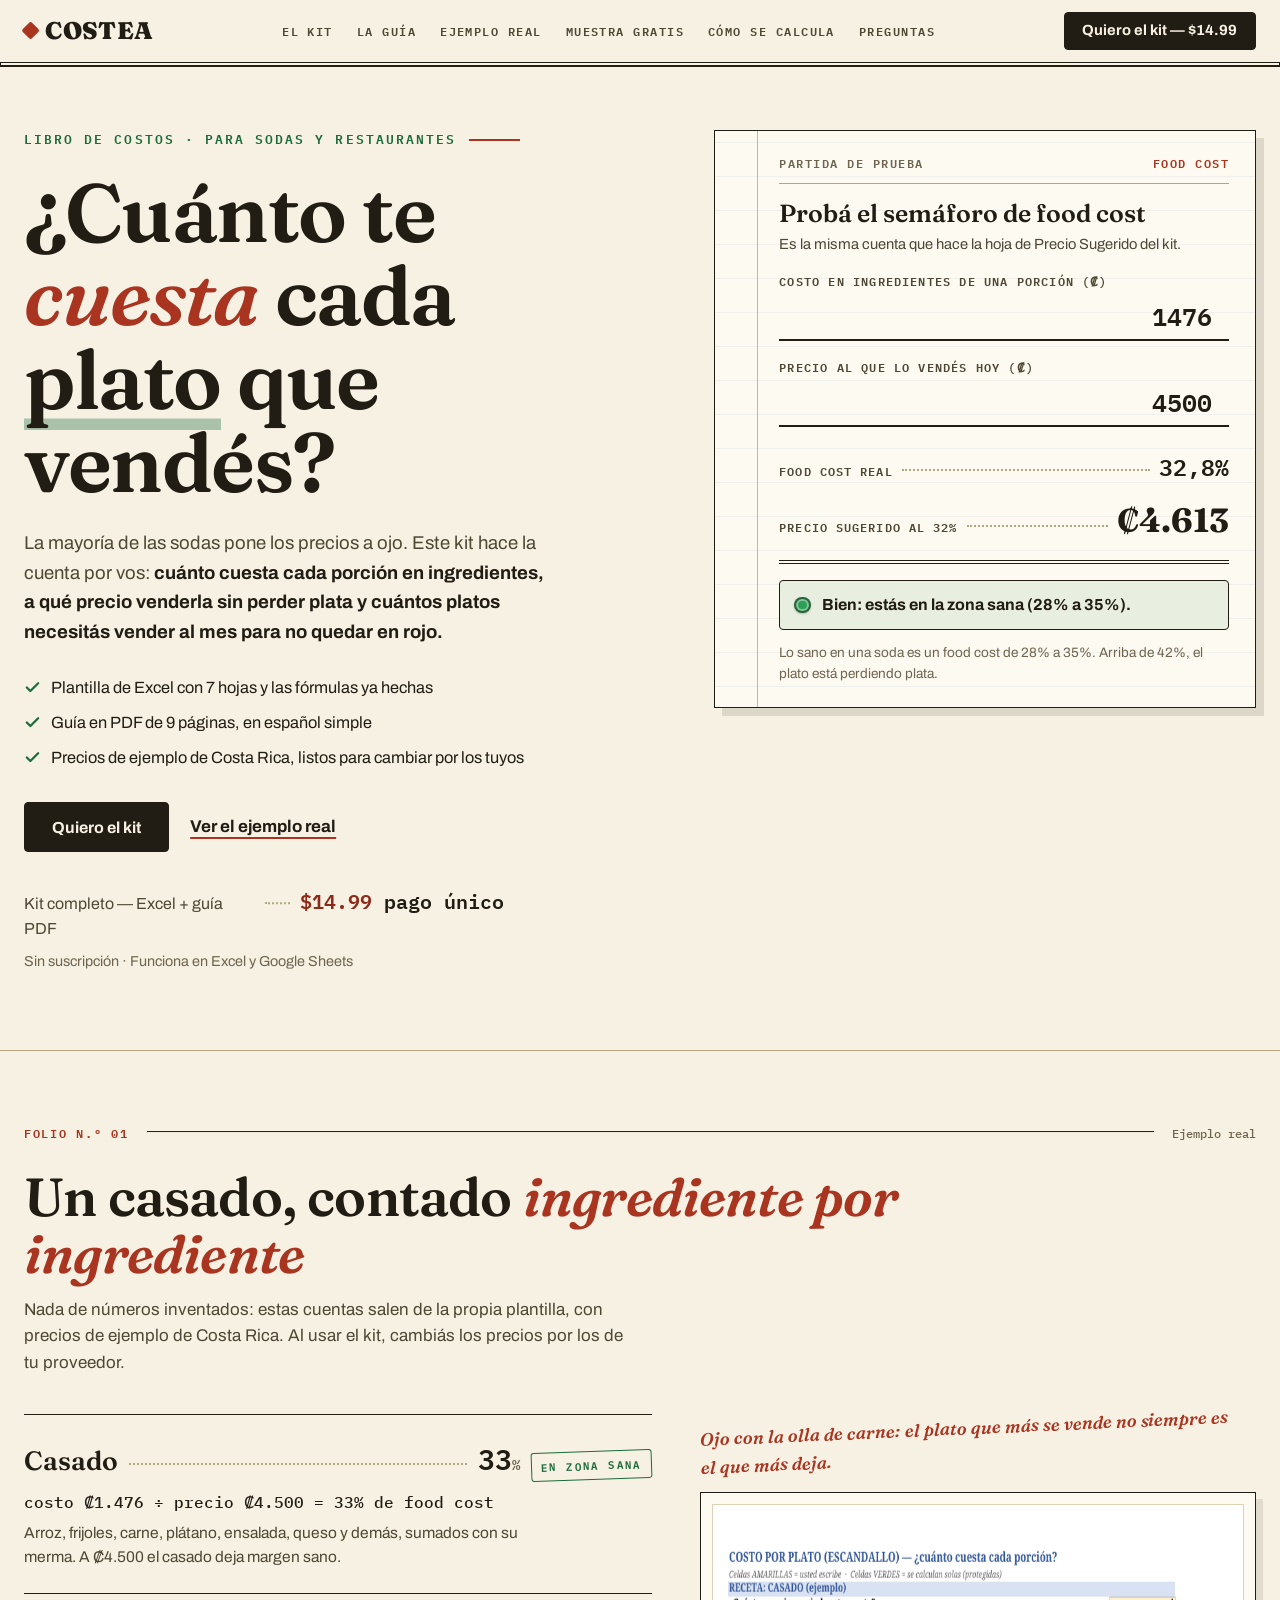
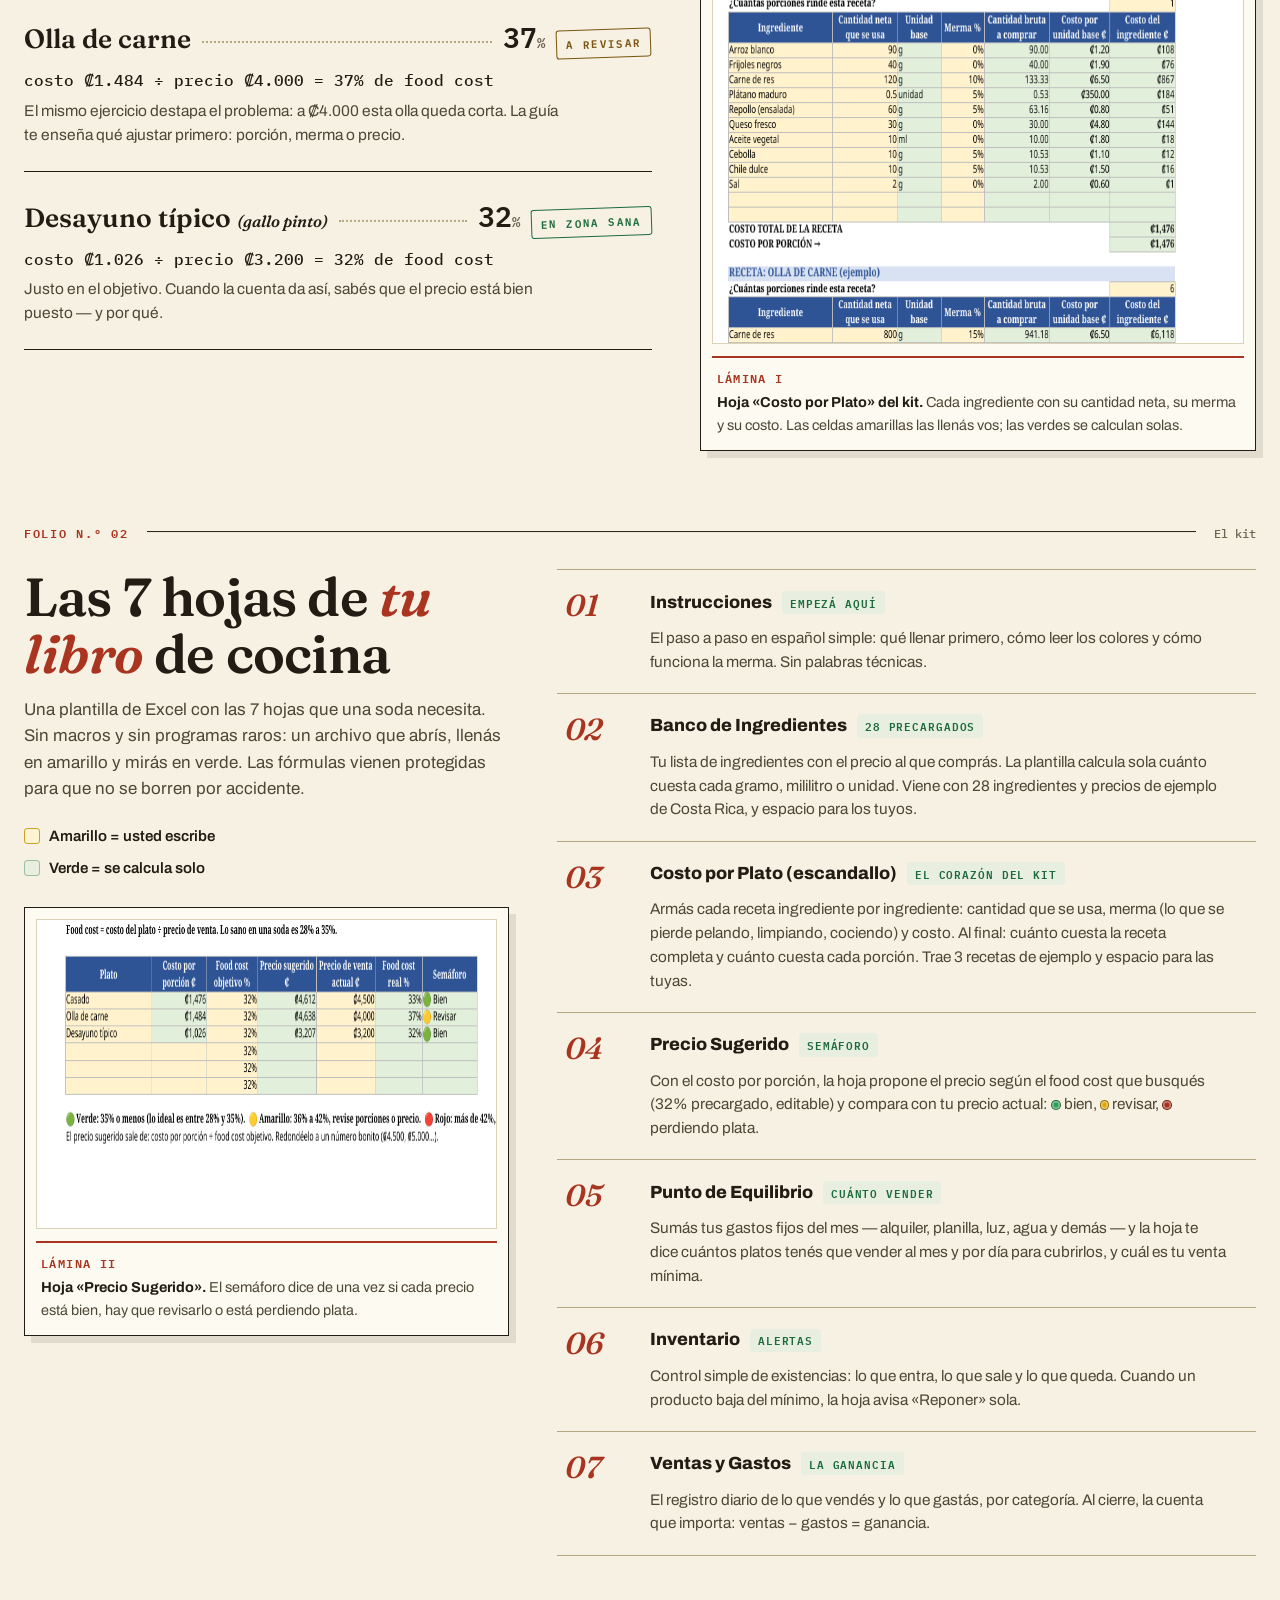
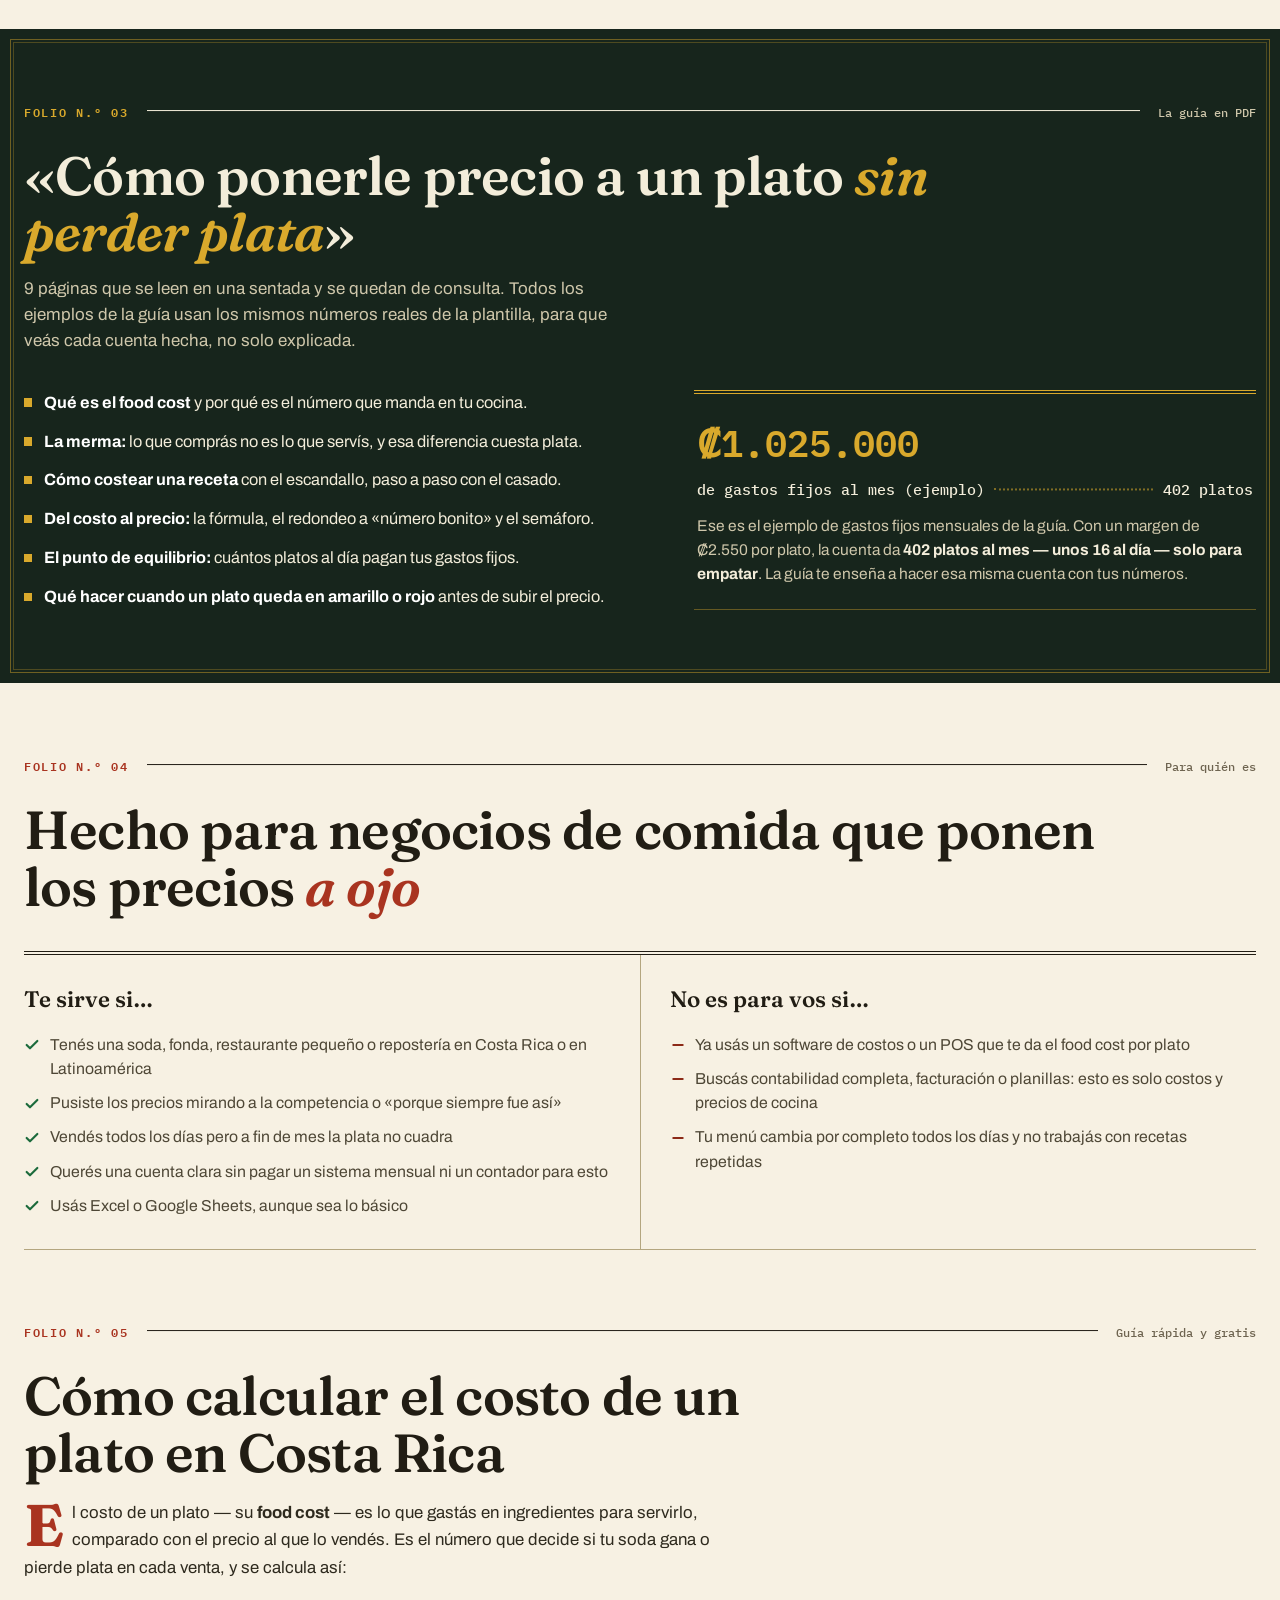
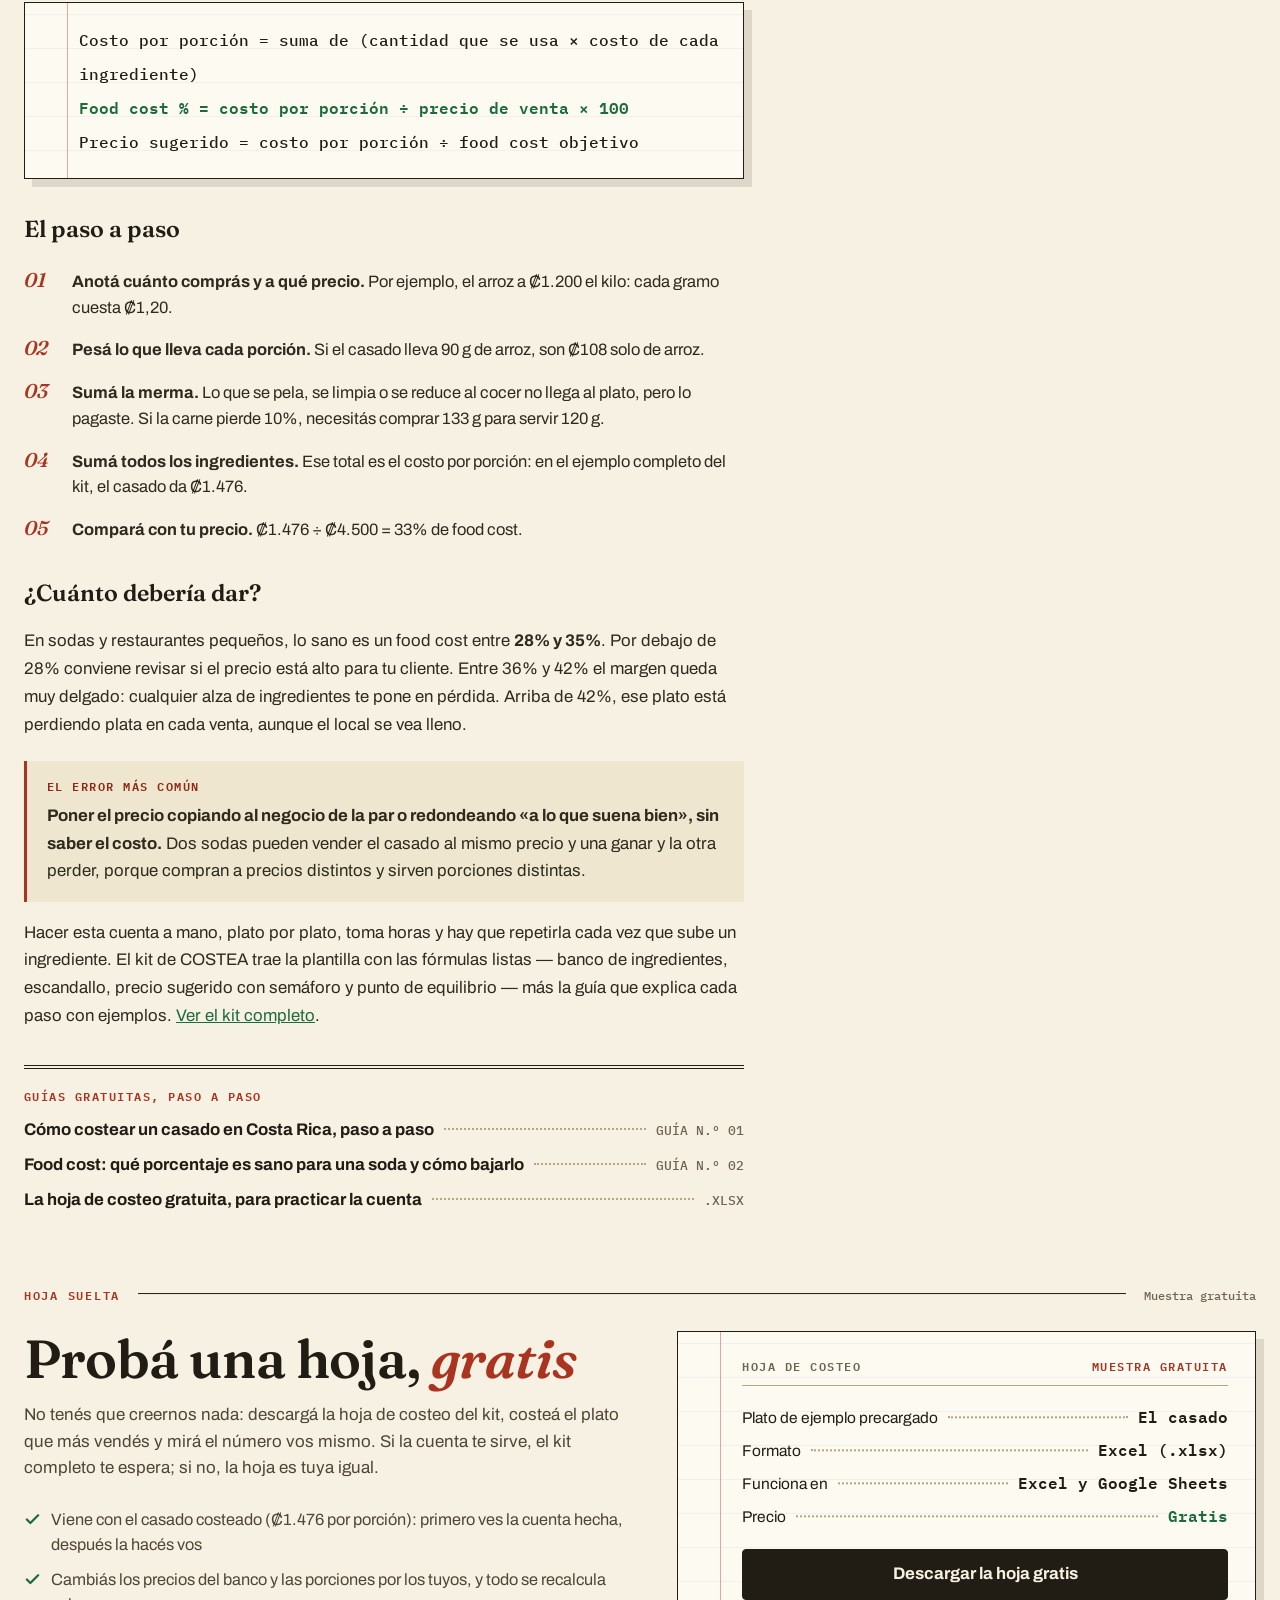
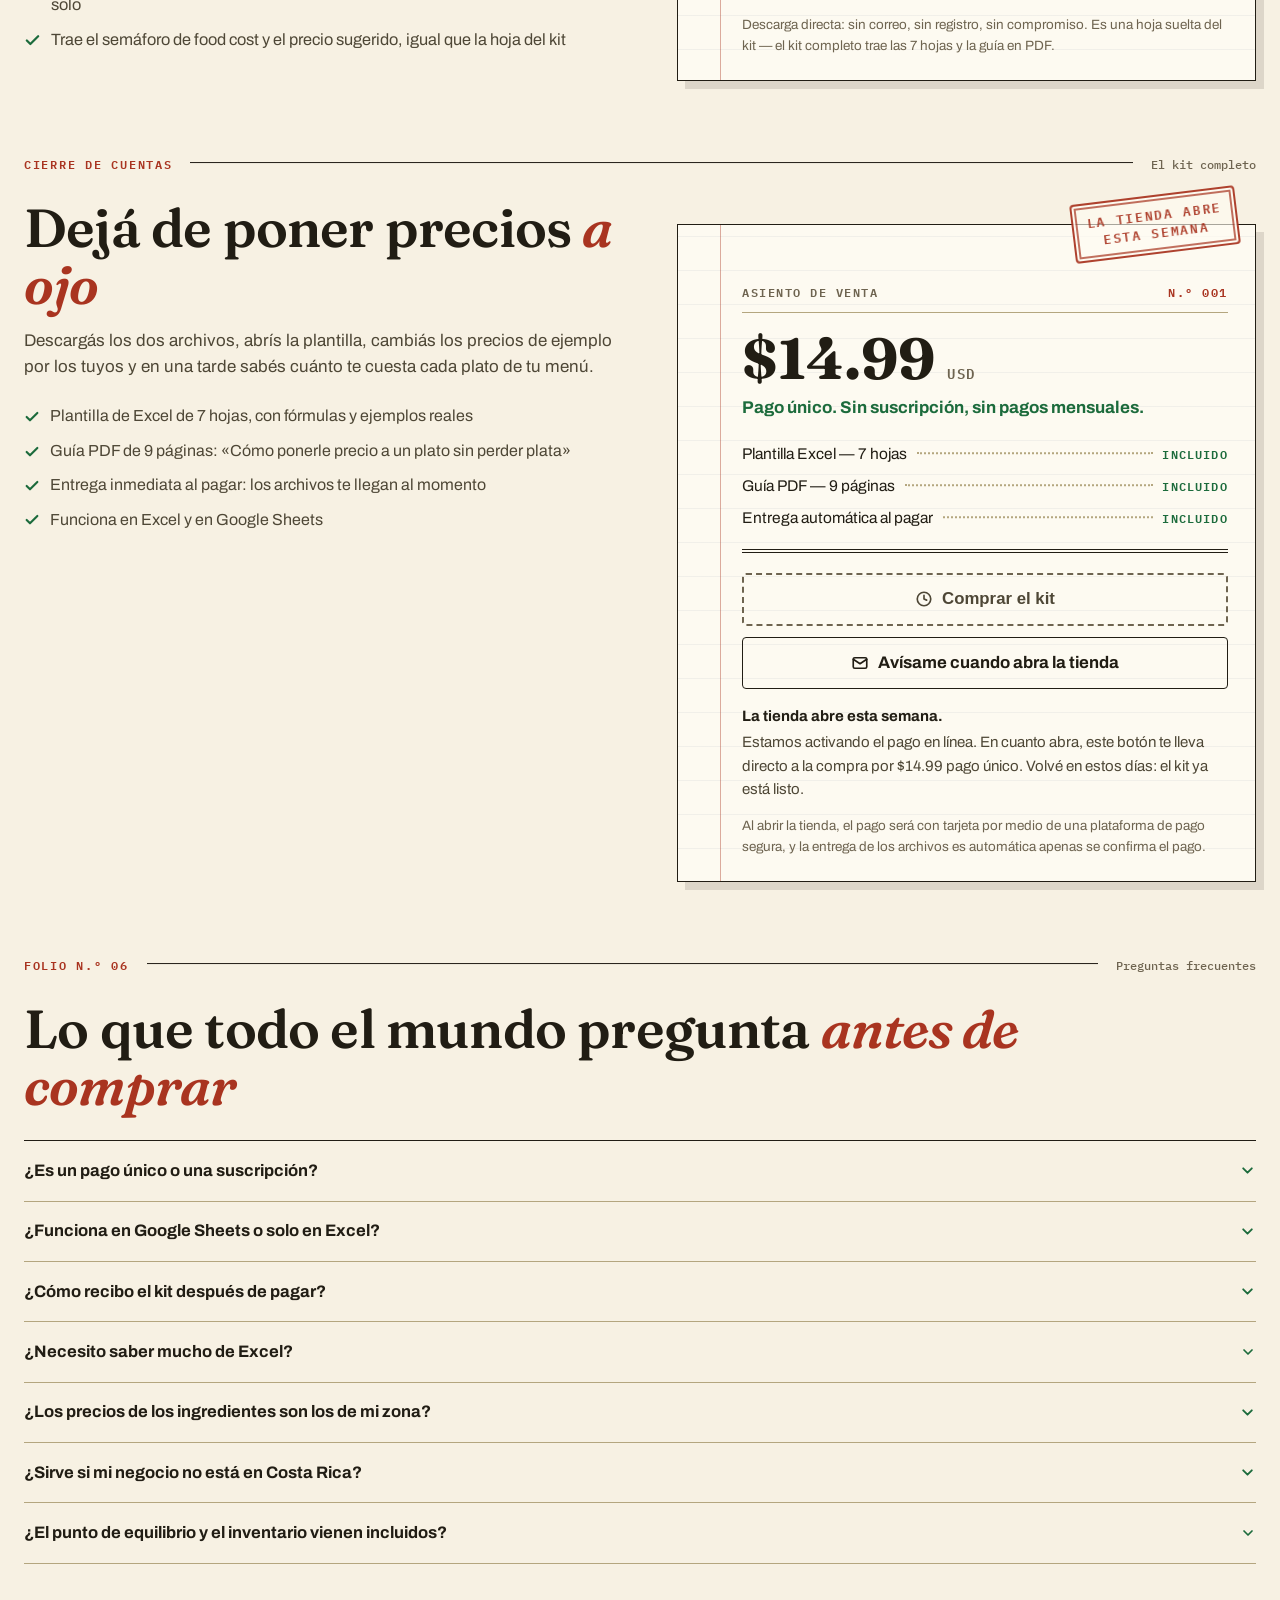
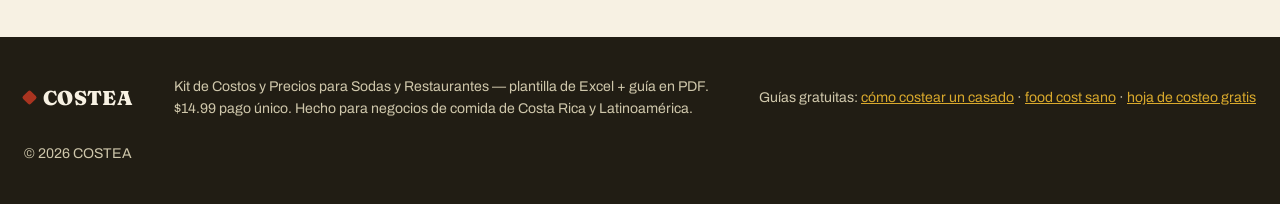
<file: index.html>
<!DOCTYPE html>
<html lang="es">
<head>
<meta charset="UTF-8">
<meta name="viewport" content="width=device-width, initial-scale=1.0">
<title>Kit de Costos y Precios para Sodas y Restaurantes — COSTEA</title>
<meta name="description" content="Plantilla de Excel + guía práctica para calcular el costo real de cada plato, ponerle precio sin perder plata y saber cuántos platos necesita vender al mes. Pago único de $14.99.">
<meta property="og:title" content="COSTEA — Kit de Costos y Precios para Sodas y Restaurantes">
<meta property="og:description" content="Calculá el costo real de cada plato y ponéle precio sin perder plata. Excel + guía PDF, pago único $14.99.">
<meta property="og:type" content="website">
<meta property="og:url" content="https://costea.pages.dev/">
<meta property="og:image" content="https://costea.pages.dev/assets/hoja-precio-sugerido.png">
<link rel="canonical" href="https://costea.pages.dev/">
<link rel="icon" href="data:image/svg+xml,%3Csvg xmlns='http://www.w3.org/2000/svg' viewBox='0 0 64 64'%3E%3Crect width='64' height='64' rx='10' fill='%23211D14'/%3E%3Crect x='9' y='9' width='46' height='46' rx='4' fill='none' stroke='%23F7F1E3' stroke-width='3'/%3E%3Ccircle cx='32' cy='40' r='6' fill='%23A93420'/%3E%3Crect x='20' y='20' width='24' height='4' fill='%23F7F1E3'/%3E%3C/svg%3E">
<script type="application/ld+json">
{"@context":"https://schema.org","@type":"Product","name":"Kit de Costos y Precios para Sodas y Restaurantes","brand":{"@type":"Brand","name":"COSTEA"},"description":"Plantilla de Excel de 7 hojas con fórmulas y guía PDF de 9 páginas para calcular costos por plato, precios sugeridos con food cost, punto de equilibrio, inventario y registro de ventas y gastos.","offers":{"@type":"Offer","price":"14.99","priceCurrency":"USD","availability":"https://schema.org/PreOrder"}}
</script>
<script type="application/ld+json">
{"@context":"https://schema.org","@type":"FAQPage","mainEntity":[
{"@type":"Question","name":"¿Es un pago único o una suscripción?","acceptedAnswer":{"@type":"Answer","text":"Es pago único de $14.99. Pagás una vez y los archivos son tuyos para siempre. No hay mensualidades ni renovaciones."}},
{"@type":"Question","name":"¿Funciona en Google Sheets o solo en Excel?","acceptedAnswer":{"@type":"Answer","text":"En los dos. El archivo es un Excel (.xlsx) estándar: se abre en Microsoft Excel y se puede subir a Google Sheets, donde las fórmulas — incluido el buscador de ingredientes y el semáforo — funcionan igual."}},
{"@type":"Question","name":"¿Cómo recibo el kit después de pagar?","acceptedAnswer":{"@type":"Answer","text":"La entrega es inmediata y automática apenas se confirma el pago: descargás la plantilla de Excel y la guía en PDF en el momento, sin esperas ni envíos manuales."}},
{"@type":"Question","name":"¿Necesito saber mucho de Excel?","acceptedAnswer":{"@type":"Answer","text":"No. Si sabés escribir un número en una celda, podés usarlo: usted escribe solo en las celdas amarillas y todo lo demás se calcula solo. La hoja de Instrucciones y la guía explican cada paso en español simple."}},
{"@type":"Question","name":"¿Los precios de los ingredientes son los de mi zona?","acceptedAnswer":{"@type":"Answer","text":"La plantilla trae 28 ingredientes con precios de ejemplo de Costa Rica (2026). La idea es que los cambiés por los precios que pagás vos: apenas actualizás el banco de ingredientes, todos los costos de tus platos se recalculan solos."}},
{"@type":"Question","name":"¿Sirve si mi negocio no está en Costa Rica?","acceptedAnswer":{"@type":"Answer","text":"Sí. Las fórmulas no dependen del país: cambiás los precios del banco de ingredientes por los de tu mercado y las cuentas salen igual. Los ejemplos y la guía están pensados para sodas y restaurantes pequeños de Latinoamérica."}},
{"@type":"Question","name":"¿El punto de equilibrio y el inventario vienen incluidos?","acceptedAnswer":{"@type":"Answer","text":"Sí, son dos de las 7 hojas de la misma plantilla, sin costo extra: punto de equilibrio con tus gastos fijos, inventario con alertas de reposición y el registro de ventas y gastos del mes."}}
]}
</script>
<link rel="stylesheet" href="assets/fonts.css">
<style>
/* ============================================================
   COSTEA — «El libro de cuentas»
   Papel crema, renglones de libro mayor, tinta verde de fórmula,
   tinta roja de anotación, cifras tabulares como protagonistas.
   ============================================================ */
:root{
  --paper:#F7F1E3;        /* papel del libro */
  --paper-2:#FDFAF1;      /* hoja suelta / folio */
  --paper-3:#EFE6CF;      /* papel más cargado, bandas y hovers */
  --ink:#211D14;          /* tinta ferrogálica */
  --ink-2:#4E4736;        /* texto secundario */
  --ink-3:#6E6450;        /* pies y notas (5.18:1 sobre papel) */
  --rule:#DCD2B6;         /* renglón suave */
  --rule-2:#B4A67F;       /* renglón fuerte */
  --rojo:#A93420;         /* tinta roja: pérdidas, anotaciones, sello */
  --rojo-osc:#8C2A17;     /* rojo para texto pequeño */
  --verde:#1C6B3C;        /* tinta verde: fórmulas, zona sana */
  --verde-bg:#E9EFE0;
  --ambar-bg:#F6EBC8; --ambar-tx:#7A5410;
  --rojo-bg:#F7E3DA;
  --tinta:#17251C;        /* tapa del libro (sección guía) */
  --crema:#F3EDDA;        /* texto sobre la tapa */
  --crema-2:#CFC7AB;      /* texto secundario sobre la tapa */
  --oro:#D9A92C;          /* dorado de la tapa, solo sobre oscuro */
  --radius:4px;
}
*{margin:0;padding:0;box-sizing:border-box}
html{scroll-behavior:smooth}
@media (prefers-reduced-motion: reduce){ html{scroll-behavior:auto} *{animation:none!important;transition:none!important} }
body{font-family:'Archivo',system-ui,sans-serif;background:var(--paper);color:var(--ink);line-height:1.55;font-size:17px;-webkit-font-smoothing:antialiased}
img{max-width:100%;display:block}
a{color:var(--verde)}
.serif{font-family:'Fraunces',Georgia,serif;font-optical-sizing:auto}
.mono{font-family:'IBM Plex Mono',monospace;font-variant-numeric:tabular-nums}

/* Foco visible por contexto: verde tinta sobre papel (5.79:1),
   dorado sobre la tapa oscura y el pie (7.33:1). */
:focus-visible{outline:3px solid var(--verde);outline-offset:2px}
.guia :focus-visible,footer :focus-visible{outline-color:var(--oro)}
.skip{position:absolute;left:-9999px;top:0;z-index:100;background:var(--ink);color:var(--paper);font-weight:700;padding:.65rem 1.1rem;border-radius:0 0 var(--radius) 0;text-decoration:none}
.skip:focus{left:0}
.wrap{width:min(1240px,100% - 3rem);margin-inline:auto}

/* ---------- piezas del sistema ---------- */
/* Línea de partida con puntos guía, como en todo libro de cuentas */
.leader{display:flex;align-items:baseline;gap:.6rem}
.leader .dots{flex:1;min-width:1.6rem;border-bottom:2px dotted var(--rule-2);transform:translateY(-.3em)}
/* Encabezado de folio: número, título y renglón */
.folio-head{display:flex;align-items:baseline;gap:1.1rem;margin-bottom:1.6rem}
.folio-head .no{font-family:'IBM Plex Mono',monospace;font-size:.78rem;font-weight:600;letter-spacing:.14em;color:var(--rojo);white-space:nowrap}
.folio-head .ln{flex:1;border-top:1px solid var(--ink);transform:translateY(-.35em)}
.folio-head .pg{font-family:'IBM Plex Mono',monospace;font-size:.78rem;color:var(--ink-3);white-space:nowrap}
h2.title{font-family:'Fraunces',Georgia,serif;font-weight:600;font-size:clamp(2.05rem,4.4vw,3.35rem);line-height:1.06;letter-spacing:-.015em;max-width:20em}
h2.title em{font-style:italic;color:var(--rojo)}
.sub{margin-top:.9rem;color:var(--ink-2);max-width:38rem;font-size:1.06rem}
section{padding:4.6rem 0}
/* Botón de tinta: negro ferrogálico que pasa a rojo al interactuar */
.btn{display:inline-flex;align-items:center;justify-content:center;gap:.55rem;background:var(--ink);color:var(--paper);font-weight:700;text-decoration:none;padding:.92rem 1.7rem;border-radius:var(--radius);border:1.5px solid var(--ink);cursor:pointer;font-size:1rem;line-height:1.2;transition:background .18s ease,border-color .18s ease,transform .12s ease}
.btn:hover{background:var(--rojo-osc);border-color:var(--rojo-osc)}
.btn:active{transform:translateY(1px)}
.btn.small{padding:.6rem 1.1rem;font-size:.92rem}
/* Estado de compra deshabilitado DENTRO del sistema: asiento en lápiz,
   borde punteado de tinta — se lee «todavía no se asienta», no roto. */
.btn[disabled]{background:transparent;color:var(--ink-2);border:2px dashed var(--ink-3);cursor:not-allowed;transform:none}
.btn[disabled]:hover{background:transparent;border-color:var(--ink-3)}
.btn[disabled] svg{flex:none}
.btn.sec{background:transparent;color:var(--ink);border:1.5px solid var(--ink)}
.btn.sec:hover{background:var(--paper-3);border-color:var(--rojo-osc);color:var(--rojo-osc)}
/* Sello de tinta roja */
.stamp{display:inline-block;font-family:'IBM Plex Mono',monospace;font-weight:600;text-transform:uppercase;letter-spacing:.13em;font-size:.8rem;line-height:1.45;text-align:center;color:var(--rojo);border:2.5px solid var(--rojo);border-radius:var(--radius);padding:.55rem .85rem;box-shadow:inset 0 0 0 2px var(--paper-2),inset 0 0 0 4px rgba(169,52,32,.75);transform:rotate(-7deg);opacity:.94}
@keyframes stamp-in{0%{opacity:0;transform:rotate(-7deg) scale(1.65)}55%{opacity:1}100%{opacity:.94;transform:rotate(-7deg) scale(1)}}
html.anim .stamp{opacity:0}
html.anim .stamp.hit{animation:stamp-in .45s cubic-bezier(.25,1.4,.4,1) forwards}
/* Anotación al margen, en tinta roja e itálica serif */
.margin-note{font-family:'Fraunces',Georgia,serif;font-style:italic;font-weight:560;color:var(--rojo);font-size:1.12rem;transform:rotate(-2.5deg)}
/* Lámina: la captura como hoja pegada al libro */
figure.plate{background:var(--paper-2);border:1.5px solid var(--ink);padding:.7rem .7rem 0;box-shadow:7px 7px 0 rgba(33,29,20,.10)}
figure.plate img{width:100%;border:1px solid var(--rule)}
figure.plate figcaption{font-size:.9rem;color:var(--ink-2);padding:.75rem .3rem .85rem;border-top:2.5px solid var(--rojo);margin-top:.7rem}
figure.plate figcaption .lam{font-family:'IBM Plex Mono',monospace;font-size:.72rem;font-weight:600;letter-spacing:.12em;color:var(--rojo);display:block;margin-bottom:.25rem}
figure.plate figcaption b{color:var(--ink)}

/* ---------- header ---------- */
header{position:sticky;top:0;z-index:50;background:var(--paper);border-bottom:1px solid var(--ink);box-shadow:0 3px 0 -1px var(--paper),0 4px 0 0 var(--ink)}
.header-in{display:flex;align-items:center;gap:1.6rem;padding:.72rem 0}
.logo{font-family:'Fraunces',Georgia,serif;font-weight:900;font-size:1.5rem;letter-spacing:.015em;color:var(--ink);text-decoration:none;display:flex;align-items:center;gap:.5rem}
.logo .dot{width:.55em;height:.55em;background:var(--rojo);border-radius:2px;display:inline-block;transform:rotate(45deg)}
nav{margin-left:auto;display:flex;gap:1.5rem}
nav a{color:var(--ink-2);text-decoration:none;font-family:'IBM Plex Mono',monospace;font-size:.76rem;font-weight:600;letter-spacing:.12em;text-transform:uppercase;padding:.4rem 0;transition:color .15s ease}
nav a:hover{color:var(--rojo-osc);text-decoration:underline;text-underline-offset:5px}

/* ---------- portada / hero ---------- */
.hero{padding:4.2rem 0 4.8rem;border-bottom:1px solid var(--rule-2)}
.hero-grid{display:grid;grid-template-columns:1.08fr .92fr;gap:3.4rem;align-items:start}
.hero .kicker{font-family:'IBM Plex Mono',monospace;font-size:.8rem;font-weight:600;letter-spacing:.16em;text-transform:uppercase;color:var(--verde);display:flex;align-items:center;gap:.8rem}
.hero .kicker::after{content:"";width:3.2rem;border-top:2px solid var(--rojo)}
.hero h1{font-family:'Fraunces',Georgia,serif;font-weight:620;font-size:clamp(2.85rem,6.4vw,5.35rem);line-height:1.02;letter-spacing:-.018em;margin-top:1.3rem}
.hero h1 em{font-style:italic;font-weight:560;color:var(--rojo)}
.hero h1 .u{box-shadow:inset 0 -.14em 0 rgba(28,107,60,.35)}
.hero .lead{margin-top:1.5rem;font-size:1.16rem;line-height:1.6;color:var(--ink-2);max-width:33rem}
.hero .lead strong{color:var(--ink)}
.hero-points{margin-top:1.7rem;display:grid;gap:.6rem}
.hero-points li{list-style:none;display:flex;gap:.65rem;align-items:flex-start;font-size:1.02rem}
.hero-points li svg{flex:none;margin-top:.28em}
.hero-cta{margin-top:2rem;display:flex;gap:1.3rem;align-items:center;flex-wrap:wrap}
.hero-cta .alt{color:var(--ink);font-weight:700;text-decoration:underline;text-underline-offset:5px;text-decoration-color:var(--rojo);text-decoration-thickness:2px}
.hero-cta .alt:hover{color:var(--rojo-osc)}
.price-line{margin-top:2.1rem;max-width:30rem;font-size:1rem}
.price-line .lbl{color:var(--ink-2)}
.price-line .amt{font-family:'IBM Plex Mono',monospace;font-weight:600;font-size:1.22rem;white-space:nowrap}
.price-line .amt b{color:var(--rojo-osc)}
.price-note{margin-top:.55rem;font-size:.9rem;color:var(--ink-3)}

/* La calculadora como folio del libro: renglones y margen rojo */
.folio{background:var(--paper-2);border:1.5px solid var(--ink);box-shadow:8px 8px 0 rgba(33,29,20,.12);position:relative}
.folio::before{content:"";position:absolute;top:0;bottom:0;left:2.6rem;width:1px;background:rgba(169,52,32,.4)}
.folio-in{padding:1.5rem 1.6rem 1.4rem 4rem;position:relative;background-image:linear-gradient(transparent 33px,rgba(70,90,120,.12) 34px);background-size:100% 34px;background-position:0 12px}
.folio-top{display:flex;justify-content:space-between;gap:1rem;font-family:'IBM Plex Mono',monospace;font-size:.72rem;font-weight:600;letter-spacing:.13em;text-transform:uppercase;color:var(--ink-3);border-bottom:1px solid var(--rule-2);padding-bottom:.6rem}
.folio-top .r{color:var(--rojo)}
.calc h2{font-family:'Fraunces',Georgia,serif;font-weight:600;font-size:1.55rem;line-height:1.12;margin-top:1rem}
.calc p.sub2{font-size:.92rem;color:var(--ink-2);margin-top:.35rem;max-width:none}
.calc .field{margin-top:1.05rem}
.calc label{display:block;font-family:'IBM Plex Mono',monospace;font-size:.74rem;font-weight:600;letter-spacing:.1em;text-transform:uppercase;color:var(--ink-2);margin-bottom:.15rem}
.calc input{width:100%;font-family:'IBM Plex Mono',monospace;font-variant-numeric:tabular-nums;font-size:1.55rem;font-weight:600;text-align:right;padding:.25rem .15rem;border:0;border-bottom:2px solid var(--ink);border-radius:0;background:transparent;color:var(--ink);transition:border-color .15s ease,background .15s ease}
.calc input:hover{border-color:var(--rojo)}
.calc input:focus{outline:3px solid rgba(28,107,60,.45);outline-offset:2px;border-color:var(--verde)}
.calc .out{margin-top:1.4rem;display:grid;gap:.55rem}
.calc .out .row{display:flex;align-items:baseline;gap:.6rem}
.calc .out .k{font-family:'IBM Plex Mono',monospace;font-size:.76rem;font-weight:600;letter-spacing:.09em;text-transform:uppercase;color:var(--ink-2)}
.calc .out .dots{flex:1;border-bottom:2px dotted var(--rule-2);transform:translateY(-.3em)}
.calc .out .v{font-family:'IBM Plex Mono',monospace;font-variant-numeric:tabular-nums;font-size:1.45rem;font-weight:600}
.calc .out .v.big{font-family:'Fraunces',Georgia,serif;font-size:2.1rem;font-weight:700}
.calc .total-rule{border-top:4px double var(--ink);margin-top:.9rem}
.semaforo{margin-top:1rem;display:flex;align-items:center;gap:.7rem;font-weight:700;font-size:1rem;padding:.7rem .85rem;border:1.5px solid var(--ink);border-radius:var(--radius);transition:background .25s ease,border-color .25s ease}
.semaforo .light{width:1.05rem;height:1.05rem;border-radius:50%;flex:none;border:2px solid rgba(33,29,20,.45);box-shadow:inset 0 0 0 2px rgba(255,255,255,.4),0 1px 2px rgba(33,29,20,.25)}
.semaforo.ok{background:var(--verde-bg)}.semaforo.ok .light{background:#2F9E57}
.semaforo.mid{background:var(--ambar-bg)}.semaforo.mid .light{background:#DFA40C}
.semaforo.bad{background:var(--rojo-bg)}.semaforo.bad .light{background:var(--rojo)}
.calc .hint{margin-top:.8rem;font-size:.85rem;color:var(--ink-3)}

/* ---------- ejemplo: asientos del libro ---------- */
.ejemplo-grid{display:grid;grid-template-columns:1.06fr .94fr;gap:3rem;align-items:start}
.entry{border-top:1.5px solid var(--ink);padding:1.35rem 0 1.5rem}
.entry:last-child{border-bottom:1.5px solid var(--ink)}
.entry-top{display:flex;align-items:baseline;gap:.7rem;flex-wrap:wrap}
.entry h3{font-family:'Fraunces',Georgia,serif;font-weight:600;font-size:1.65rem;line-height:1.1}
.entry .dots{flex:1;min-width:2rem;border-bottom:2px dotted var(--rule-2);transform:translateY(-.3em)}
.entry .pct{font-family:'IBM Plex Mono',monospace;font-variant-numeric:tabular-nums;font-size:1.75rem;font-weight:600}
.entry .pct small{font-size:.85rem;color:var(--ink-3)}
.stamp-chip{display:inline-block;font-family:'IBM Plex Mono',monospace;font-size:.68rem;font-weight:600;letter-spacing:.13em;text-transform:uppercase;padding:.32rem .55rem;border:1.8px solid currentColor;border-radius:3px;transform:rotate(-2deg)}
.stamp-chip.ok{color:var(--verde)}
.stamp-chip.mid{color:var(--ambar-tx)}
.entry .calc-line{font-family:'IBM Plex Mono',monospace;font-variant-numeric:tabular-nums;font-size:.98rem;color:var(--ink);margin-top:.6rem}
.entry p{font-size:.97rem;color:var(--ink-2);margin-top:.4rem;max-width:34rem}
.ejemplo-side{display:grid;gap:1.4rem}
.ejemplo-side .margin-note{justify-self:end;margin-right:.6rem}

/* ---------- el kit: índice del libro ---------- */
.kit-grid{display:grid;grid-template-columns:.82fr 1.18fr;gap:3rem;align-items:start}
.kit-side{position:sticky;top:6rem}
.legend{display:grid;gap:.55rem;margin-top:1.4rem;font-size:.94rem;font-weight:600}
.legend span{display:flex;gap:.55rem;align-items:center}
.sw{width:1rem;height:1rem;border-radius:3px;border:1.5px solid rgba(33,29,20,.35);flex:none}
.sw.y{background:#FDF3D3;border-color:#C9A227}.sw.g{background:var(--verde-bg);border-color:#9DBFA6}
.kit-shot{margin-top:1.7rem}
.sheet{display:grid;grid-template-columns:4.2rem 1fr;gap:.4rem 1.1rem;padding:1.15rem .5rem;border-top:1px solid var(--rule-2);transition:background .18s ease}
.sheet:last-of-type{border-bottom:1px solid var(--rule-2)}
.sheet:hover{background:var(--paper-3)}
.sheet .num{font-family:'Fraunces',Georgia,serif;font-style:italic;font-weight:560;font-size:1.9rem;color:var(--rojo);line-height:1;padding-top:.1rem}
.sheet h3{font-size:1.1rem;font-weight:800;display:flex;align-items:baseline;gap:.6rem;flex-wrap:wrap}
.sheet h3 .tag{font-family:'IBM Plex Mono',monospace;font-size:.7rem;font-weight:600;letter-spacing:.08em;text-transform:uppercase;color:var(--verde);background:var(--verde-bg);padding:.18rem .5rem;border-radius:3px}
.sheet p{grid-column:2;color:var(--ink-2);font-size:.96rem;max-width:36rem}
.sheet p .dotp{border-radius:50%;border:1.8px solid rgba(33,29,20,.4);box-shadow:inset 0 0 0 1.5px rgba(255,255,255,.4);display:inline-block;width:.62em;height:.62em;vertical-align:-.03em}
.dotp.ok{background:#2F9E57}.dotp.mid{background:#DFA40C}.dotp.bad{background:var(--rojo)}

/* ---------- la guía: la tapa del libro ---------- */
.guia{background:var(--tinta);color:var(--crema);box-shadow:inset 0 0 0 10px var(--tinta),inset 0 0 0 11px rgba(217,169,44,.45),inset 0 0 0 13px var(--tinta),inset 0 0 0 14px rgba(217,169,44,.28)}
.guia .folio-head .no{color:var(--oro)}
.guia .folio-head .ln{border-top-color:var(--crema)}
.guia .folio-head .pg{color:var(--crema-2)}
.guia h2.title{color:var(--crema)}
.guia h2.title em{color:var(--oro)}
.guia .sub{color:var(--crema-2)}
.guia-grid{display:grid;grid-template-columns:1.05fr .95fr;gap:3rem;margin-top:2.2rem;align-items:start}
.guia ul{display:grid;gap:.85rem}
.guia li{list-style:none;display:flex;gap:.7rem;align-items:baseline;font-size:1.02rem;color:var(--crema)}
.guia li::before{content:"";width:.52rem;height:.52rem;background:var(--oro);flex:none;transform:translateY(-1px)}
.guia li b{color:#fff}
.guia .fact{border-top:4px double var(--oro);border-bottom:1px solid rgba(217,169,44,.4);padding:1.3rem .2rem 1.4rem}
.guia .fact .big{font-family:'IBM Plex Mono',monospace;font-variant-numeric:tabular-nums;font-size:2.3rem;font-weight:600;color:var(--oro)}
.guia .fact .leader{margin-top:.4rem;font-family:'IBM Plex Mono',monospace;font-size:.95rem;color:var(--crema)}
.guia .fact .leader .dots{border-bottom-color:rgba(217,169,44,.55)}
.guia .fact p{color:var(--crema-2);font-size:.97rem;margin-top:.8rem}
.guia .fact p b{color:var(--crema)}

/* ---------- para quién ---------- */
.who-grid{display:grid;grid-template-columns:1fr 1fr;gap:0;margin-top:2.2rem;border-top:4px double var(--ink);border-bottom:1px solid var(--rule-2)}
.who{padding:1.7rem 1.8rem 1.9rem 0}
.who + .who{border-left:1px solid var(--rule-2);padding-left:1.8rem;padding-right:0}
.who h3{font-family:'Fraunces',Georgia,serif;font-weight:600;font-size:1.4rem;margin-bottom:1rem}
.who ul{display:grid;gap:.6rem}
.who li{list-style:none;display:flex;gap:.6rem;align-items:flex-start;font-size:.99rem;color:var(--ink-2)}
.who li svg{flex:none;margin-top:.3em}

/* ---------- artículo: página editorial ---------- */
article.seo{max-width:45rem}
article.seo h2{font-family:'Fraunces',Georgia,serif;font-weight:600;font-size:clamp(2.05rem,4.4vw,3.35rem);line-height:1.06;letter-spacing:-.015em}
article.seo p{margin-top:1.05rem;color:#2E2A1E;font-size:1.05rem;line-height:1.65}
article.seo p.first::first-letter{font-family:'Fraunces',Georgia,serif;font-weight:700;font-size:3.5em;float:left;line-height:.82;padding:.04em .14em 0 0;color:var(--rojo)}
article.seo h3{margin-top:2rem;font-family:'Fraunces',Georgia,serif;font-size:1.45rem;font-weight:600}
.formula{margin-top:1.3rem}
.formula .folio-in{padding:1.2rem 1.3rem 1.2rem 3.4rem;font-family:'IBM Plex Mono',monospace;font-variant-numeric:tabular-nums;font-size:.99rem;line-height:34px}
.formula b{color:var(--verde)}
article.seo ol{margin:1.1rem 0 0;list-style:none;counter-reset:paso;display:grid;gap:.75rem;color:#2E2A1E;font-size:1.03rem}
article.seo ol li{counter-increment:paso;display:flex;gap:.9rem;align-items:baseline}
article.seo ol li::before{content:counter(paso,decimal-leading-zero);font-family:'Fraunces',Georgia,serif;font-style:italic;font-weight:560;color:var(--rojo);font-size:1.25rem;flex:none;min-width:2.1rem}
article.seo .ej{border-left:3.5px solid var(--rojo);background:var(--paper-3);padding:1.05rem 1.25rem;margin-top:1.4rem}
article.seo .ej p{margin-top:0}
article.seo .ej .ojo{font-family:'IBM Plex Mono',monospace;font-size:.72rem;font-weight:600;letter-spacing:.13em;text-transform:uppercase;color:var(--rojo-osc);display:block;margin-bottom:.35rem}

/* ---------- comprar: cierre de cuentas ---------- */
.buy-grid{display:grid;grid-template-columns:1.02fr .98fr;gap:3.2rem;align-items:start}
.buy ul{display:grid;gap:.6rem;margin-top:1.5rem}
.buy li{list-style:none;display:flex;gap:.6rem;align-items:flex-start;font-size:1rem;color:var(--ink-2)}
.buy li svg{flex:none;margin-top:.3em}
.buy-card{position:relative;margin-top:1.5rem}
.buy-card .folio-in{padding:3.7rem 1.7rem 1.5rem 4rem}
.buy-card .folio-top{margin-bottom:1.1rem}
.buy-card .price{font-family:'Fraunces',Georgia,serif;font-size:3.6rem;font-weight:700;line-height:1}
.buy-card .price small{font-family:'IBM Plex Mono',monospace;font-size:.85rem;font-weight:600;letter-spacing:.1em;color:var(--ink-3)}
.buy-card .once{margin-top:.45rem;font-weight:700;color:var(--verde)}
.buy-includes{margin-top:1.3rem;display:grid;gap:.5rem;font-size:.97rem}
.buy-includes .leader .inc{font-family:'IBM Plex Mono',monospace;font-size:.74rem;font-weight:600;letter-spacing:.1em;text-transform:uppercase;color:var(--verde);white-space:nowrap}
.buy-card .total-rule{border-top:4px double var(--ink);margin-top:1.2rem}
.buy-card .btn{width:100%;margin-top:1.2rem;font-size:1.05rem}
.buy-card .btn.sec{margin-top:.7rem}
.notice{margin-top:1rem;font-size:.94rem;color:var(--ink-2)}
.notice b{display:block;color:var(--ink);margin-bottom:.2rem}
.buy-card .fine{margin-top:.9rem;font-size:.84rem;color:var(--ink-3)}
.buy-card .stamp{position:absolute;top:-1.8rem;right:1.1rem;background:rgba(253,250,241,.65);z-index:2}

/* ---------- FAQ: índice de preguntas ---------- */
.faq-list{margin-top:1.6rem;border-top:1.5px solid var(--ink)}
details{border-bottom:1px solid var(--rule-2);padding:1.05rem 0}
summary{font-weight:700;font-size:1.04rem;cursor:pointer;list-style:none;display:flex;justify-content:space-between;align-items:center;gap:1rem;transition:color .15s ease}
summary:hover{color:var(--rojo-osc)}
summary::-webkit-details-marker{display:none}
summary::after{content:"";width:1.05rem;height:1.05rem;flex:none;background:url("data:image/svg+xml,%3Csvg xmlns='http://www.w3.org/2000/svg' viewBox='0 0 24 24' fill='none' stroke='%231C6B3C' stroke-width='2.6' stroke-linecap='round' stroke-linejoin='round'%3E%3Cpath d='m6 9 6 6 6-6'/%3E%3C/svg%3E") center/contain no-repeat;transition:transform .25s ease}
details[open ] summary::after{transform:rotate(180deg)}
details p{margin-top:.55rem;color:var(--ink-2);max-width:42rem}

/* ---------- footer ---------- */
footer{background:var(--ink);color:#CFC7AB;padding:2.4rem 0}
.footer-in{display:flex;gap:1.5rem;flex-wrap:wrap;align-items:center;justify-content:space-between}
footer .logo{color:var(--paper);font-size:1.25rem}
footer p{font-size:.88rem;max-width:34rem}

.reveal{transition:opacity .55s ease,transform .55s ease}
html.anim .reveal{opacity:0;transform:translateY(14px)}
html.anim .reveal.on{opacity:1;transform:none}
@media print{
  header{position:static}
  html.anim .reveal{opacity:1!important;transform:none!important}
  html.anim .stamp{opacity:.94!important}
}

@media (max-width: 1080px){
  .margin-note{display:none}
}
@media (max-width: 900px){
  .hero-grid,.ejemplo-grid,.kit-grid,.guia-grid,.buy-grid{grid-template-columns:1fr}
  .kit-side{position:static}
  nav{display:none}
  section{padding:3.4rem 0}
  .hero{padding:3rem 0 3.4rem}
  .who-grid{grid-template-columns:1fr}
  .who{padding:1.5rem 0 1.6rem}
  .who + .who{border-left:0;border-top:1px solid var(--rule-2);padding-left:0}
}
@media (max-width: 520px){
  body{font-size:16px}
  .hero .kicker::after{display:none}
  .price-line .lbl-long{display:none}
  .buy-card{margin-top:2rem}
  .wrap{width:calc(100% - 2.2rem)}
  .folio-in{padding:1.25rem 1.1rem 1.2rem 2.9rem}
  .folio::before{left:1.7rem}
  .formula .folio-in{padding:1.05rem .9rem 1.05rem 2.6rem;font-size:.86rem}
  .buy-card .folio-in{padding:2.8rem 1.1rem 1.3rem 2.9rem}
  .buy-card .stamp{top:-1.6rem;right:.4rem;font-size:.68rem}
  .entry h3{font-size:1.4rem}
  .entry .pct{font-size:1.45rem}
  .sheet{grid-template-columns:3rem 1fr}
  .sheet .num{font-size:1.5rem}
  .header-in{gap:.8rem}
}

/* ---------- hoja suelta: muestra gratuita ---------- */
.muestra-grid{display:grid;grid-template-columns:1.02fr .98fr;gap:3.2rem;align-items:start}
.muestra-points{margin-top:1.6rem;display:grid;gap:.6rem}
.muestra-points li{list-style:none;display:flex;gap:.65rem;align-items:flex-start;font-size:1.02rem;color:var(--ink-2)}
.muestra-points li svg{flex:none;margin-top:.28em}
.muestra-card .folio-in{padding:1.6rem 1.7rem 1.5rem 4rem}
.muestra-card .rows{margin-top:1.2rem;display:grid;gap:.5rem;font-size:.97rem}
.muestra-card .btn{width:100%;margin-top:1.2rem;font-size:1.05rem}
.muestra-card .fine{margin-top:.9rem;font-size:.84rem;color:var(--ink-3)}
footer a{color:var(--oro)}
/* Enlaces a las guías, al cierre del folio 05 */
.guia-links{margin-top:2.2rem;border-top:4px double var(--ink);padding-top:1.2rem;max-width:45rem}
.guia-links .k{font-family:'IBM Plex Mono',monospace;font-size:.72rem;font-weight:600;letter-spacing:.13em;text-transform:uppercase;color:var(--rojo);display:block;margin-bottom:.7rem}
.guia-links .leader{font-size:1.05rem;margin-top:.55rem}
.guia-links a{color:var(--ink);font-weight:700;text-decoration:none}
.guia-links a:hover{color:var(--rojo-osc);text-decoration:underline;text-underline-offset:4px}
.guia-links .pg{font-family:'IBM Plex Mono',monospace;font-size:.8rem;color:var(--ink-3);white-space:nowrap}
@media (max-width: 900px){ .muestra-grid{grid-template-columns:1fr} }
@media (max-width: 520px){ .muestra-card .folio-in{padding:1.3rem 1.1rem 1.25rem 2.9rem} }
</style>
</head>
<body>
<a class="skip" href="#top">Saltar al contenido</a>

<header>
  <div class="wrap header-in">
    <a class="logo" href="#top"><span class="dot"></span>COSTEA</a>
    <nav aria-label="Secciones">
      <a href="#kit">El kit</a>
      <a href="#guia">La guía</a>
      <a href="#ejemplo">Ejemplo real</a>
      <a href="#muestra">Muestra gratis</a>
      <a href="#como-calcular">Cómo se calcula</a>
      <a href="#preguntas">Preguntas</a>
    </nav>
    <a class="btn small js-buy" href="#comprar" style="margin-left:auto">Quiero el kit — $14.99</a>
  </div>
</header>

<main id="top" tabindex="-1">

  <!-- PORTADA -->
  <div class="hero">
    <div class="wrap hero-grid">
      <div>
        <p class="kicker">Libro de costos · Para sodas y restaurantes</p>
        <h1>¿Cuánto te <em>cuesta</em> cada <span class="u">plato</span> que vendés?</h1>
        <p class="lead">La mayoría de las sodas pone los precios a ojo. Este kit hace la cuenta por vos: <strong>cuánto cuesta cada porción en ingredientes, a qué precio venderla sin perder plata y cuántos platos necesitás vender al mes para no quedar en rojo.</strong></p>
        <ul class="hero-points">
          <li><svg width="17" height="17" viewBox="0 0 24 24" fill="none" stroke="#1C6B3C" stroke-width="3.2" stroke-linecap="round" stroke-linejoin="round" aria-hidden="true"><path d="M20 6 9 17l-5-5"/></svg><span>Plantilla de Excel con 7 hojas y las fórmulas ya hechas</span></li>
          <li><svg width="17" height="17" viewBox="0 0 24 24" fill="none" stroke="#1C6B3C" stroke-width="3.2" stroke-linecap="round" stroke-linejoin="round" aria-hidden="true"><path d="M20 6 9 17l-5-5"/></svg><span>Guía en PDF de 9 páginas, en español simple</span></li>
          <li><svg width="17" height="17" viewBox="0 0 24 24" fill="none" stroke="#1C6B3C" stroke-width="3.2" stroke-linecap="round" stroke-linejoin="round" aria-hidden="true"><path d="M20 6 9 17l-5-5"/></svg><span>Precios de ejemplo de Costa Rica, listos para cambiar por los tuyos</span></li>
        </ul>
        <div class="hero-cta">
          <a class="btn js-buy" href="#comprar">Quiero el kit</a>
          <a class="alt" href="#ejemplo">Ver el ejemplo real</a>
        </div>
        <div class="price-line leader">
          <span class="lbl">Kit completo <span class="lbl-long">— Excel + guía PDF</span></span>
          <span class="dots" aria-hidden="true"></span>
          <span class="amt"><b>$14.99</b> pago único</span>
        </div>
        <p class="price-note">Sin suscripción · Funciona en Excel y Google Sheets</p>
      </div>

      <div class="folio calc" aria-label="Calculadora de food cost">
        <div class="folio-in">
          <div class="folio-top"><span>Partida de prueba</span><span class="r">Food cost</span></div>
          <h2>Probá el semáforo de food cost</h2>
          <p class="sub2">Es la misma cuenta que hace la hoja de Precio Sugerido del kit.</p>
          <div class="field">
            <label for="costo">Costo en ingredientes de una porción (₡)</label>
            <input id="costo" type="number" inputmode="decimal" min="0" value="1476" aria-describedby="calc-hint">
          </div>
          <div class="field">
            <label for="precio">Precio al que lo vendés hoy (₡)</label>
            <input id="precio" type="number" inputmode="decimal" min="0" value="4500" aria-describedby="calc-hint">
          </div>
          <div class="out">
            <div class="row"><span class="k">Food cost real</span><span class="dots" aria-hidden="true"></span><span class="v" id="fc-out">33%</span></div>
            <div class="row"><span class="k">Precio sugerido al 32%</span><span class="dots" aria-hidden="true"></span><span class="v big" id="sug-out">₡4.612</span></div>
          </div>
          <div class="total-rule"></div>
          <div class="semaforo ok" id="semaforo" aria-live="polite" aria-atomic="true">
            <span class="light" aria-hidden="true"></span><span id="sem-texto">Bien: estás en la zona sana (28% a 35%).</span>
          </div>
          <p class="hint" id="calc-hint">Lo sano en una soda es un food cost de 28% a 35%. Arriba de 42%, el plato está perdiendo plata.</p>
        </div>
      </div>
    </div>
  </div>

  <!-- FOLIO 01 · EJEMPLO -->
  <section id="ejemplo">
    <div class="wrap">
      <div class="folio-head"><span class="no">FOLIO N.º 01</span><span class="ln" aria-hidden="true"></span><span class="pg">Ejemplo real</span></div>
      <h2 class="title">Un casado, contado <em>ingrediente por ingrediente</em></h2>
      <p class="sub">Nada de números inventados: estas cuentas salen de la propia plantilla, con precios de ejemplo de Costa Rica. Al usar el kit, cambiás los precios por los de tu proveedor.</p>
      <div class="ejemplo-grid" style="margin-top:2.4rem">
        <div>
          <div class="entry reveal">
            <div class="entry-top">
              <h3>Casado</h3><span class="dots" aria-hidden="true"></span>
              <span class="pct">33<small>%</small></span>
              <span class="stamp-chip ok">En zona sana</span>
            </div>
            <div class="calc-line">costo ₡1.476 ÷ precio ₡4.500 = 33% de food cost</div>
            <p>Arroz, frijoles, carne, plátano, ensalada, queso y demás, sumados con su merma. A ₡4.500 el casado deja margen sano.</p>
          </div>
          <div class="entry reveal">
            <div class="entry-top">
              <h3>Olla de carne</h3><span class="dots" aria-hidden="true"></span>
              <span class="pct">37<small>%</small></span>
              <span class="stamp-chip mid">A revisar</span>
            </div>
            <div class="calc-line">costo ₡1.484 ÷ precio ₡4.000 = 37% de food cost</div>
            <p>El mismo ejercicio destapa el problema: a ₡4.000 esta olla queda corta. La guía te enseña qué ajustar primero: porción, merma o precio.</p>
          </div>
          <div class="entry reveal">
            <div class="entry-top">
              <h3>Desayuno típico <span style="font-size:.62em;font-style:italic;font-weight:560">(gallo pinto)</span></h3><span class="dots" aria-hidden="true"></span>
              <span class="pct">32<small>%</small></span>
              <span class="stamp-chip ok">En zona sana</span>
            </div>
            <div class="calc-line">costo ₡1.026 ÷ precio ₡3.200 = 32% de food cost</div>
            <p>Justo en el objetivo. Cuando la cuenta da así, sabés que el precio está bien puesto — y por qué.</p>
          </div>
        </div>
        <div class="ejemplo-side">
          <p class="margin-note">Ojo con la olla de carne: el plato que más se vende no siempre es el que más deja.</p>
          <figure class="plate reveal">
            <img src="assets/hoja-escandallo.png" alt="Hoja real del kit: costo por plato del casado, ingrediente por ingrediente, con costo total de ₡1.476 por porción" width="770" height="440">
            <figcaption><span class="lam">LÁMINA I</span><b>Hoja «Costo por Plato» del kit.</b> Cada ingrediente con su cantidad neta, su merma y su costo. Las celdas amarillas las llenás vos; las verdes se calculan solas.</figcaption>
          </figure>
        </div>
      </div>
    </div>
  </section>

  <!-- FOLIO 02 · EL KIT -->
  <section id="kit" style="padding-top:0">
    <div class="wrap">
      <div class="folio-head"><span class="no">FOLIO N.º 02</span><span class="ln" aria-hidden="true"></span><span class="pg">El kit</span></div>
      <div class="kit-grid">
        <div class="kit-side">
          <h2 class="title">Las 7 hojas de <em>tu libro</em> de cocina</h2>
          <p class="sub">Una plantilla de Excel con las 7 hojas que una soda necesita. Sin macros y sin programas raros: un archivo que abrís, llenás en amarillo y mirás en verde. Las fórmulas vienen protegidas para que no se borren por accidente.</p>
          <div class="legend">
            <span><span class="sw y"></span> Amarillo = usted escribe</span>
            <span><span class="sw g"></span> Verde = se calcula solo</span>
          </div>
          <figure class="plate kit-shot reveal">
            <img src="assets/hoja-precio-sugerido.png" alt="Hoja real del kit: precio sugerido por plato con food cost y semáforo verde, amarillo o rojo" width="845" height="310">
            <figcaption><span class="lam">LÁMINA II</span><b>Hoja «Precio Sugerido».</b> El semáforo dice de una vez si cada precio está bien, hay que revisarlo o está perdiendo plata.</figcaption>
          </figure>
        </div>
        <div>
          <div class="sheet reveal">
            <span class="num">01</span>
            <h3>Instrucciones <span class="tag">empezá aquí</span></h3>
            <p>El paso a paso en español simple: qué llenar primero, cómo leer los colores y cómo funciona la merma. Sin palabras técnicas.</p>
          </div>
          <div class="sheet reveal">
            <span class="num">02</span>
            <h3>Banco de Ingredientes <span class="tag">28 precargados</span></h3>
            <p>Tu lista de ingredientes con el precio al que comprás. La plantilla calcula sola cuánto cuesta cada gramo, mililitro o unidad. Viene con 28 ingredientes y precios de ejemplo de Costa Rica, y espacio para los tuyos.</p>
          </div>
          <div class="sheet reveal">
            <span class="num">03</span>
            <h3>Costo por Plato (escandallo) <span class="tag">el corazón del kit</span></h3>
            <p>Armás cada receta ingrediente por ingrediente: cantidad que se usa, merma (lo que se pierde pelando, limpiando, cociendo) y costo. Al final: cuánto cuesta la receta completa y cuánto cuesta cada porción. Trae 3 recetas de ejemplo y espacio para las tuyas.</p>
          </div>
          <div class="sheet reveal">
            <span class="num">04</span>
            <h3>Precio Sugerido <span class="tag">semáforo</span></h3>
            <p>Con el costo por porción, la hoja propone el precio según el food cost que busqués (32% precargado, editable) y compara con tu precio actual: <span class="dotp ok" aria-hidden="true"></span> bien, <span class="dotp mid" aria-hidden="true"></span> revisar, <span class="dotp bad" aria-hidden="true"></span> perdiendo plata.</p>
          </div>
          <div class="sheet reveal">
            <span class="num">05</span>
            <h3>Punto de Equilibrio <span class="tag">cuánto vender</span></h3>
            <p>Sumás tus gastos fijos del mes — alquiler, planilla, luz, agua y demás — y la hoja te dice cuántos platos tenés que vender al mes y por día para cubrirlos, y cuál es tu venta mínima.</p>
          </div>
          <div class="sheet reveal">
            <span class="num">06</span>
            <h3>Inventario <span class="tag">alertas</span></h3>
            <p>Control simple de existencias: lo que entra, lo que sale y lo que queda. Cuando un producto baja del mínimo, la hoja avisa «Reponer» sola.</p>
          </div>
          <div class="sheet reveal">
            <span class="num">07</span>
            <h3>Ventas y Gastos <span class="tag">la ganancia</span></h3>
            <p>El registro diario de lo que vendés y lo que gastás, por categoría. Al cierre, la cuenta que importa: ventas − gastos = ganancia.</p>
          </div>
        </div>
      </div>
    </div>
  </section>

  <!-- FOLIO 03 · LA GUÍA (la tapa del libro) -->
  <section class="guia" id="guia">
    <div class="wrap">
      <div class="folio-head"><span class="no">FOLIO N.º 03</span><span class="ln" aria-hidden="true"></span><span class="pg">La guía en PDF</span></div>
      <h2 class="title">«Cómo ponerle precio a un plato <em>sin perder plata</em>»</h2>
      <p class="sub">9 páginas que se leen en una sentada y se quedan de consulta. Todos los ejemplos de la guía usan los mismos números reales de la plantilla, para que veás cada cuenta hecha, no solo explicada.</p>
      <div class="guia-grid">
        <ul>
          <li><span><b>Qué es el food cost</b> y por qué es el número que manda en tu cocina.</span></li>
          <li><span><b>La merma:</b> lo que comprás no es lo que servís, y esa diferencia cuesta plata.</span></li>
          <li><span><b>Cómo costear una receta</b> con el escandallo, paso a paso con el casado.</span></li>
          <li><span><b>Del costo al precio:</b> la fórmula, el redondeo a «número bonito» y el semáforo.</span></li>
          <li><span><b>El punto de equilibrio:</b> cuántos platos al día pagan tus gastos fijos.</span></li>
          <li><span><b>Qué hacer cuando un plato queda en amarillo o rojo</b> antes de subir el precio.</span></li>
        </ul>
        <div class="fact reveal">
          <div class="big">₡1.025.000</div>
          <div class="leader"><span>de gastos fijos al mes (ejemplo)</span><span class="dots" aria-hidden="true"></span><span>402 platos</span></div>
          <p>Ese es el ejemplo de gastos fijos mensuales de la guía. Con un margen de ₡2.550 por plato, la cuenta da <b>402 platos al mes — unos 16 al día — solo para empatar</b>. La guía te enseña a hacer esa misma cuenta con tus números.</p>
        </div>
      </div>
    </div>
  </section>

  <!-- FOLIO 04 · PARA QUIÉN -->
  <section id="para-quien">
    <div class="wrap">
      <div class="folio-head"><span class="no">FOLIO N.º 04</span><span class="ln" aria-hidden="true"></span><span class="pg">Para quién es</span></div>
      <h2 class="title">Hecho para negocios de comida que ponen los precios <em>a ojo</em></h2>
      <div class="who-grid">
        <div class="who yes reveal">
          <h3>Te sirve si…</h3>
          <ul>
            <li><svg width="16" height="16" viewBox="0 0 24 24" fill="none" stroke="#1C6B3C" stroke-width="3.2" stroke-linecap="round" stroke-linejoin="round" aria-hidden="true"><path d="M20 6 9 17l-5-5"/></svg><span>Tenés una soda, fonda, restaurante pequeño o repostería en Costa Rica o en Latinoamérica</span></li>
            <li><svg width="16" height="16" viewBox="0 0 24 24" fill="none" stroke="#1C6B3C" stroke-width="3.2" stroke-linecap="round" stroke-linejoin="round" aria-hidden="true"><path d="M20 6 9 17l-5-5"/></svg><span>Pusiste los precios mirando a la competencia o «porque siempre fue así»</span></li>
            <li><svg width="16" height="16" viewBox="0 0 24 24" fill="none" stroke="#1C6B3C" stroke-width="3.2" stroke-linecap="round" stroke-linejoin="round" aria-hidden="true"><path d="M20 6 9 17l-5-5"/></svg><span>Vendés todos los días pero a fin de mes la plata no cuadra</span></li>
            <li><svg width="16" height="16" viewBox="0 0 24 24" fill="none" stroke="#1C6B3C" stroke-width="3.2" stroke-linecap="round" stroke-linejoin="round" aria-hidden="true"><path d="M20 6 9 17l-5-5"/></svg><span>Querés una cuenta clara sin pagar un sistema mensual ni un contador para esto</span></li>
            <li><svg width="16" height="16" viewBox="0 0 24 24" fill="none" stroke="#1C6B3C" stroke-width="3.2" stroke-linecap="round" stroke-linejoin="round" aria-hidden="true"><path d="M20 6 9 17l-5-5"/></svg><span>Usás Excel o Google Sheets, aunque sea lo básico</span></li>
          </ul>
        </div>
        <div class="who no reveal">
          <h3>No es para vos si…</h3>
          <ul>
            <li><svg width="16" height="16" viewBox="0 0 24 24" fill="none" stroke="#8C2A17" stroke-width="3.2" stroke-linecap="round" aria-hidden="true"><path d="M5 12h14"/></svg><span>Ya usás un software de costos o un POS que te da el food cost por plato</span></li>
            <li><svg width="16" height="16" viewBox="0 0 24 24" fill="none" stroke="#8C2A17" stroke-width="3.2" stroke-linecap="round" aria-hidden="true"><path d="M5 12h14"/></svg><span>Buscás contabilidad completa, facturación o planillas: esto es solo costos y precios de cocina</span></li>
            <li><svg width="16" height="16" viewBox="0 0 24 24" fill="none" stroke="#8C2A17" stroke-width="3.2" stroke-linecap="round" aria-hidden="true"><path d="M5 12h14"/></svg><span>Tu menú cambia por completo todos los días y no trabajás con recetas repetidas</span></li>
          </ul>
        </div>
      </div>
    </div>
  </section>

  <!-- FOLIO 05 · CÓMO SE CALCULA (artículo) -->
  <section id="como-calcular" style="padding-top:0">
    <div class="wrap">
      <div class="folio-head"><span class="no">FOLIO N.º 05</span><span class="ln" aria-hidden="true"></span><span class="pg">Guía rápida y gratis</span></div>
      <article class="seo">
        <h2>Cómo calcular el costo de un plato en Costa Rica</h2>
        <p class="first">El costo de un plato — su <strong>food cost</strong> — es lo que gastás en ingredientes para servirlo, comparado con el precio al que lo vendés. Es el número que decide si tu soda gana o pierde plata en cada venta, y se calcula así:</p>
        <div class="folio formula">
          <div class="folio-in">
            Costo por porción = suma de (cantidad que se usa × costo de cada ingrediente)<br>
            <b>Food cost % = costo por porción ÷ precio de venta × 100</b><br>
            Precio sugerido = costo por porción ÷ food cost objetivo
          </div>
        </div>
        <h3>El paso a paso</h3>
        <ol>
          <li><span><strong>Anotá cuánto comprás y a qué precio.</strong> Por ejemplo, el arroz a ₡1.200 el kilo: cada gramo cuesta ₡1,20.</span></li>
          <li><span><strong>Pesá lo que lleva cada porción.</strong> Si el casado lleva 90 g de arroz, son ₡108 solo de arroz.</span></li>
          <li><span><strong>Sumá la merma.</strong> Lo que se pela, se limpia o se reduce al cocer no llega al plato, pero lo pagaste. Si la carne pierde 10%, necesitás comprar 133 g para servir 120 g.</span></li>
          <li><span><strong>Sumá todos los ingredientes.</strong> Ese total es el costo por porción: en el ejemplo completo del kit, el casado da ₡1.476.</span></li>
          <li><span><strong>Compará con tu precio.</strong> ₡1.476 ÷ ₡4.500 = 33% de food cost.</span></li>
        </ol>
        <h3>¿Cuánto debería dar?</h3>
        <p>En sodas y restaurantes pequeños, lo sano es un food cost entre <strong>28% y 35%</strong>. Por debajo de 28% conviene revisar si el precio está alto para tu cliente. Entre 36% y 42% el margen queda muy delgado: cualquier alza de ingredientes te pone en pérdida. Arriba de 42%, ese plato está perdiendo plata en cada venta, aunque el local se vea lleno.</p>
        <div class="ej">
          <p><span class="ojo">El error más común</span><strong>Poner el precio copiando al negocio de la par o redondeando «a lo que suena bien», sin saber el costo.</strong> Dos sodas pueden vender el casado al mismo precio y una ganar y la otra perder, porque compran a precios distintos y sirven porciones distintas.</p>
        </div>
        <p>Hacer esta cuenta a mano, plato por plato, toma horas y hay que repetirla cada vez que sube un ingrediente. El kit de COSTEA trae la plantilla con las fórmulas listas — banco de ingredientes, escandallo, precio sugerido con semáforo y punto de equilibrio — más la guía que explica cada paso con ejemplos. <a href="#comprar">Ver el kit completo</a>.</p>
      </article>
      <div class="guia-links">
        <span class="k">Guías gratuitas, paso a paso</span>
        <div class="leader"><a href="guias/costear-un-casado.html">Cómo costear un casado en Costa Rica, paso a paso</a><span class="dots" aria-hidden="true"></span><span class="pg">GUÍA N.º 01</span></div>
        <div class="leader"><a href="guias/food-cost-porcentaje.html">Food cost: qué porcentaje es sano para una soda y cómo bajarlo</a><span class="dots" aria-hidden="true"></span><span class="pg">GUÍA N.º 02</span></div>
        <div class="leader"><a href="hoja-de-costeo-gratis.xlsx">La hoja de costeo gratuita, para practicar la cuenta</a><span class="dots" aria-hidden="true"></span><span class="pg">.XLSX</span></div>
      </div>
    </div>
  </section>

  <!-- HOJA SUELTA · MUESTRA GRATUITA -->
  <section id="muestra" style="padding-top:0">
    <div class="wrap">
      <div class="folio-head"><span class="no">HOJA SUELTA</span><span class="ln" aria-hidden="true"></span><span class="pg">Muestra gratuita</span></div>
      <div class="muestra-grid">
        <div>
          <h2 class="title">Probá una hoja, <em>gratis</em></h2>
          <p class="sub">No tenés que creernos nada: descargá la hoja de costeo del kit, costeá el plato que más vendés y mirá el número vos mismo. Si la cuenta te sirve, el kit completo te espera; si no, la hoja es tuya igual.</p>
          <ul class="muestra-points">
            <li><svg width="17" height="17" viewBox="0 0 24 24" fill="none" stroke="#1C6B3C" stroke-width="3.2" stroke-linecap="round" stroke-linejoin="round" aria-hidden="true"><path d="M20 6 9 17l-5-5"/></svg><span>Viene con el casado costeado (₡1.476 por porción): primero ves la cuenta hecha, después la hacés vos</span></li>
            <li><svg width="17" height="17" viewBox="0 0 24 24" fill="none" stroke="#1C6B3C" stroke-width="3.2" stroke-linecap="round" stroke-linejoin="round" aria-hidden="true"><path d="M20 6 9 17l-5-5"/></svg><span>Cambiás los precios del banco y las porciones por los tuyos, y todo se recalcula solo</span></li>
            <li><svg width="17" height="17" viewBox="0 0 24 24" fill="none" stroke="#1C6B3C" stroke-width="3.2" stroke-linecap="round" stroke-linejoin="round" aria-hidden="true"><path d="M20 6 9 17l-5-5"/></svg><span>Trae el semáforo de food cost y el precio sugerido, igual que la hoja del kit</span></li>
          </ul>
        </div>
        <div class="muestra-card reveal">
          <div class="folio">
            <div class="folio-in">
              <div class="folio-top"><span>Hoja de costeo</span><span class="r">Muestra gratuita</span></div>
              <div class="rows">
                <div class="leader"><span>Plato de ejemplo precargado</span><span class="dots" aria-hidden="true"></span><span class="mono" style="font-weight:600">El casado</span></div>
                <div class="leader"><span>Formato</span><span class="dots" aria-hidden="true"></span><span class="mono" style="font-weight:600">Excel (.xlsx)</span></div>
                <div class="leader"><span>Funciona en</span><span class="dots" aria-hidden="true"></span><span class="mono" style="font-weight:600">Excel y Google Sheets</span></div>
                <div class="leader"><span>Precio</span><span class="dots" aria-hidden="true"></span><span class="mono" style="font-weight:600;color:var(--verde)">Gratis</span></div>
              </div>
              <a class="btn" href="hoja-de-costeo-gratis.xlsx" download>Descargar la hoja gratis</a>
              <p class="fine">Descarga directa: sin correo, sin registro, sin compromiso. Es una hoja suelta del kit — el kit completo trae las 7 hojas y la guía en PDF.</p>
            </div>
          </div>
        </div>
      </div>
    </div>
  </section>

  <!-- CIERRE DE CUENTAS · COMPRAR -->
  <section class="buy" id="comprar" style="padding-top:0">
    <div class="wrap">
      <div class="folio-head"><span class="no">CIERRE DE CUENTAS</span><span class="ln" aria-hidden="true"></span><span class="pg">El kit completo</span></div>
      <div class="buy-grid">
        <div>
          <h2 class="title">Dejá de poner precios <em>a ojo</em></h2>
          <p class="sub">Descargás los dos archivos, abrís la plantilla, cambiás los precios de ejemplo por los tuyos y en una tarde sabés cuánto te cuesta cada plato de tu menú.</p>
          <ul>
            <li><svg width="16" height="16" viewBox="0 0 24 24" fill="none" stroke="#1C6B3C" stroke-width="3.2" stroke-linecap="round" stroke-linejoin="round" aria-hidden="true"><path d="M20 6 9 17l-5-5"/></svg><span>Plantilla de Excel de 7 hojas, con fórmulas y ejemplos reales</span></li>
            <li><svg width="16" height="16" viewBox="0 0 24 24" fill="none" stroke="#1C6B3C" stroke-width="3.2" stroke-linecap="round" stroke-linejoin="round" aria-hidden="true"><path d="M20 6 9 17l-5-5"/></svg><span>Guía PDF de 9 páginas: «Cómo ponerle precio a un plato sin perder plata»</span></li>
            <li><svg width="16" height="16" viewBox="0 0 24 24" fill="none" stroke="#1C6B3C" stroke-width="3.2" stroke-linecap="round" stroke-linejoin="round" aria-hidden="true"><path d="M20 6 9 17l-5-5"/></svg><span>Entrega inmediata al pagar: los archivos te llegan al momento</span></li>
            <li><svg width="16" height="16" viewBox="0 0 24 24" fill="none" stroke="#1C6B3C" stroke-width="3.2" stroke-linecap="round" stroke-linejoin="round" aria-hidden="true"><path d="M20 6 9 17l-5-5"/></svg><span>Funciona en Excel y en Google Sheets</span></li>
          </ul>
        </div>
        <div class="buy-card reveal">
          <span class="stamp" id="stamp" role="note">La tienda abre<br>esta semana</span>
          <div class="folio">
            <div class="folio-in">
              <div class="folio-top"><span>Asiento de venta</span><span class="r">N.º 001</span></div>
              <div class="price">$14.99 <small>USD</small></div>
              <p class="once">Pago único. Sin suscripción, sin pagos mensuales.</p>
              <div class="buy-includes">
                <div class="leader"><span>Plantilla Excel — 7 hojas</span><span class="dots" aria-hidden="true"></span><span class="inc">Incluido</span></div>
                <div class="leader"><span>Guía PDF — 9 páginas</span><span class="dots" aria-hidden="true"></span><span class="inc">Incluido</span></div>
                <div class="leader"><span>Entrega automática al pagar</span><span class="dots" aria-hidden="true"></span><span class="inc">Incluido</span></div>
              </div>
              <div class="total-rule"></div>
              <button class="btn" id="buy-btn" type="button" disabled><svg width="18" height="18" viewBox="0 0 24 24" fill="none" stroke="currentColor" stroke-width="2.2" stroke-linecap="round" stroke-linejoin="round" aria-hidden="true"><circle cx="12" cy="12" r="9"/><polyline points="12 7 12 12 15.5 13.5"/></svg>Comprar el kit</button>
              <a class="btn sec" id="notify-btn" href="mailto:costea.cr@proton.me?subject=Av%C3%ADsame%20cuando%20abra%20la%20tienda%20COSTEA&amp;body=Hola%20COSTEA%2C%20av%C3%ADsenme%20cuando%20abra%20la%20tienda%20para%20comprar%20el%20kit%20de%20costos%20(%2414.99).%20Gracias."><svg width="18" height="18" viewBox="0 0 24 24" fill="none" stroke="currentColor" stroke-width="2.2" stroke-linecap="round" stroke-linejoin="round" aria-hidden="true"><rect x="3" y="5" width="18" height="14" rx="2"/><path d="m3 7 9 6 9-6"/></svg>Avísame cuando abra la tienda</a>
              <div class="notice" role="note">
                <b>La tienda abre esta semana.</b>
                Estamos activando el pago en línea. En cuanto abra, este botón te lleva directo a la compra por $14.99 pago único. Volvé en estos días: el kit ya está listo.
              </div>
              <p class="fine">Al abrir la tienda, el pago será con tarjeta por medio de una plataforma de pago segura, y la entrega de los archivos es automática apenas se confirma el pago.</p>
            </div>
          </div>
        </div>
      </div>
    </div>
  </section>

  <!-- FOLIO 06 · PREGUNTAS -->
  <section id="preguntas" style="padding-top:0">
    <div class="wrap">
      <div class="folio-head"><span class="no">FOLIO N.º 06</span><span class="ln" aria-hidden="true"></span><span class="pg">Preguntas frecuentes</span></div>
      <h2 class="title">Lo que todo el mundo pregunta <em>antes de comprar</em></h2>
      <div class="faq-list">
        <details>
          <summary>¿Es un pago único o una suscripción?</summary>
          <p>Es pago único de $14.99. Pagás una vez y los archivos son tuyos para siempre. No hay mensualidades ni renovaciones.</p>
        </details>
        <details>
          <summary>¿Funciona en Google Sheets o solo en Excel?</summary>
          <p>En los dos. El archivo es un Excel (.xlsx) estándar: se abre en Microsoft Excel y se puede subir a Google Sheets, donde las fórmulas — incluido el buscador de ingredientes y el semáforo — funcionan igual.</p>
        </details>
        <details>
          <summary>¿Cómo recibo el kit después de pagar?</summary>
          <p>La entrega es inmediata y automática apenas se confirma el pago: descargás la plantilla de Excel y la guía en PDF en el momento, sin esperas ni envíos manuales.</p>
        </details>
        <details>
          <summary>¿Necesito saber mucho de Excel?</summary>
          <p>No. Si sabés escribir un número en una celda, podés usarlo: usted escribe solo en las celdas amarillas y todo lo demás se calcula solo. La hoja de Instrucciones y la guía explican cada paso en español simple.</p>
        </details>
        <details>
          <summary>¿Los precios de los ingredientes son los de mi zona?</summary>
          <p>La plantilla trae 28 ingredientes con precios de ejemplo de Costa Rica (2026) para que veás el kit funcionando de una vez. La idea es que los cambiés por los precios que pagás vos: apenas actualizás el banco de ingredientes, todos los costos de tus platos se recalculan solos.</p>
        </details>
        <details>
          <summary>¿Sirve si mi negocio no está en Costa Rica?</summary>
          <p>Sí. Las fórmulas no dependen del país: cambiás los precios del banco de ingredientes por los de tu mercado y las cuentas salen igual. Los ejemplos y la guía están pensados para sodas y restaurantes pequeños de Latinoamérica.</p>
        </details>
        <details>
          <summary>¿El punto de equilibrio y el inventario vienen incluidos?</summary>
          <p>Sí, son dos de las 7 hojas de la misma plantilla, sin costo extra: punto de equilibrio con tus gastos fijos, inventario con alertas de reposición y el registro de ventas y gastos del mes.</p>
        </details>
      </div>
    </div>
  </section>

</main>

<footer>
  <div class="wrap footer-in">
    <a class="logo" href="#top"><span class="dot"></span>COSTEA</a>
    <p>Kit de Costos y Precios para Sodas y Restaurantes — plantilla de Excel + guía en PDF. $14.99 pago único. Hecho para negocios de comida de Costa Rica y Latinoamérica.</p>
    <p>Guías gratuitas: <a href="guias/costear-un-casado.html">cómo costear un casado</a> · <a href="guias/food-cost-porcentaje.html">food cost sano</a> · <a href="hoja-de-costeo-gratis.xlsx">hoja de costeo gratis</a></p>
    <p>© 2026 COSTEA</p>
  </div>
</footer>

<script>
/* ============================================================
   COSTEA — configuración de tienda
   Cuando la tienda de Lemon Squeezy esté abierta, pegá aquí la
   URL de checkout y el botón de compra se activa solo.
   ============================================================ */
const CHECKOUT_URL = ""; // ← URL de checkout de Lemon Squeezy (pendiente: apertura de tienda)

(function(){
  var reduced = window.matchMedia('(prefers-reduced-motion: reduce)').matches;

  // --- Botón de compra ---
  var btn = document.getElementById('buy-btn');
  if (CHECKOUT_URL && btn) {
    var a = document.createElement('a');
    a.className = 'btn'; a.href = CHECKOUT_URL; a.textContent = 'Comprar el kit — $14.99';
    a.setAttribute('aria-label','Comprar el kit de costos por $14.99 pago único');
    btn.replaceWith(a);
    var st = document.getElementById('stamp'); if (st) st.remove();
    var nt = document.getElementById('notify-btn'); if (nt) nt.remove();
  }
  document.querySelectorAll('.js-buy').forEach(function(el){
    if (CHECKOUT_URL) { el.setAttribute('href', CHECKOUT_URL); }
  });

  // --- Calculadora de food cost (la misma cuenta de la hoja Precio Sugerido) ---
  var costo = document.getElementById('costo'),
      precio = document.getElementById('precio'),
      fcOut = document.getElementById('fc-out'),
      sugOut = document.getElementById('sug-out'),
      sem = document.getElementById('semaforo'),
      semTexto = document.getElementById('sem-texto');
  function colon(n){ return '₡' + Math.round(n).toString().replace(/\B(?=(\d{3})+(?!\d))/g, '.'); }
  function pctTxt(fc){ return (Math.round(fc * 10) / 10).toString().replace('.', ',') + '%'; }
  // Las cifras del folio «caen» a su nuevo valor: el movimiento ES la cuenta.
  var tweenIds = {};
  function tween(el, to, fmt){
    var from = parseFloat(el.dataset.v || '0');
    el.dataset.v = to;
    if (reduced || !(to > 0) || !(from > 0) || from === to) { el.textContent = (to > 0) ? fmt(to) : '—'; return; }
    if (tweenIds[el.id]) cancelAnimationFrame(tweenIds[el.id]);
    var t0 = performance.now(), dur = 300;
    (function step(t){
      var k = Math.min(1, (t - t0) / dur), e = 1 - Math.pow(1 - k, 3);
      el.textContent = fmt(from + (to - from) * e);
      if (k < 1) tweenIds[el.id] = requestAnimationFrame(step);
    })(t0);
  }
  function calcular(){
    var c = parseFloat(costo.value), p = parseFloat(precio.value);
    if (!(c > 0)) { fcOut.textContent = '—'; fcOut.dataset.v = 0; sugOut.textContent = '—'; sugOut.dataset.v = 0; return; }
    tween(sugOut, c / 0.32, colon);
    if (!(p > 0)) { fcOut.textContent = '—'; fcOut.dataset.v = 0; sem.className = 'semaforo mid'; semTexto.textContent = 'Escribí el precio al que lo vendés para ver el semáforo.'; return; }
    var fc = c / p * 100;
    tween(fcOut, fc, pctTxt);
    if (fc <= 35) { sem.className = 'semaforo ok'; semTexto.textContent = 'Bien: estás en la zona sana (28% a 35%).'; }
    else if (fc <= 42) { sem.className = 'semaforo mid'; semTexto.textContent = 'Revisar: el margen quedó delgado. Ajustá porción, merma o precio.'; }
    else { sem.className = 'semaforo bad'; semTexto.textContent = 'Perdiendo plata: a ese precio, el plato no se paga solo.'; }
  }
  [costo, precio].forEach(function(el){ el.addEventListener('input', calcular); });
  calcular();

  // --- Revelado suave + sello de tinta: el contenido es visible por defecto;
  //         solo se anima si el navegador lo soporta y no hay movimiento reducido ---
  if ('IntersectionObserver' in window && !reduced) {
    document.documentElement.classList.add('anim');
    var io = new IntersectionObserver(function(entries){
      entries.forEach(function(e){ if (e.isIntersecting) { e.target.classList.add('on'); io.unobserve(e.target); } });
    }, {threshold: .12});
    document.querySelectorAll('.reveal').forEach(function(el){ io.observe(el); });
    var stamp = document.getElementById('stamp');
    if (stamp) {
      var so = new IntersectionObserver(function(entries){
        entries.forEach(function(e){ if (e.isIntersecting) { stamp.classList.add('hit'); so.disconnect(); } });
      }, {threshold: .4});
      so.observe(stamp);
    }
  }
})();
</script>
</body>
</html>
</file>
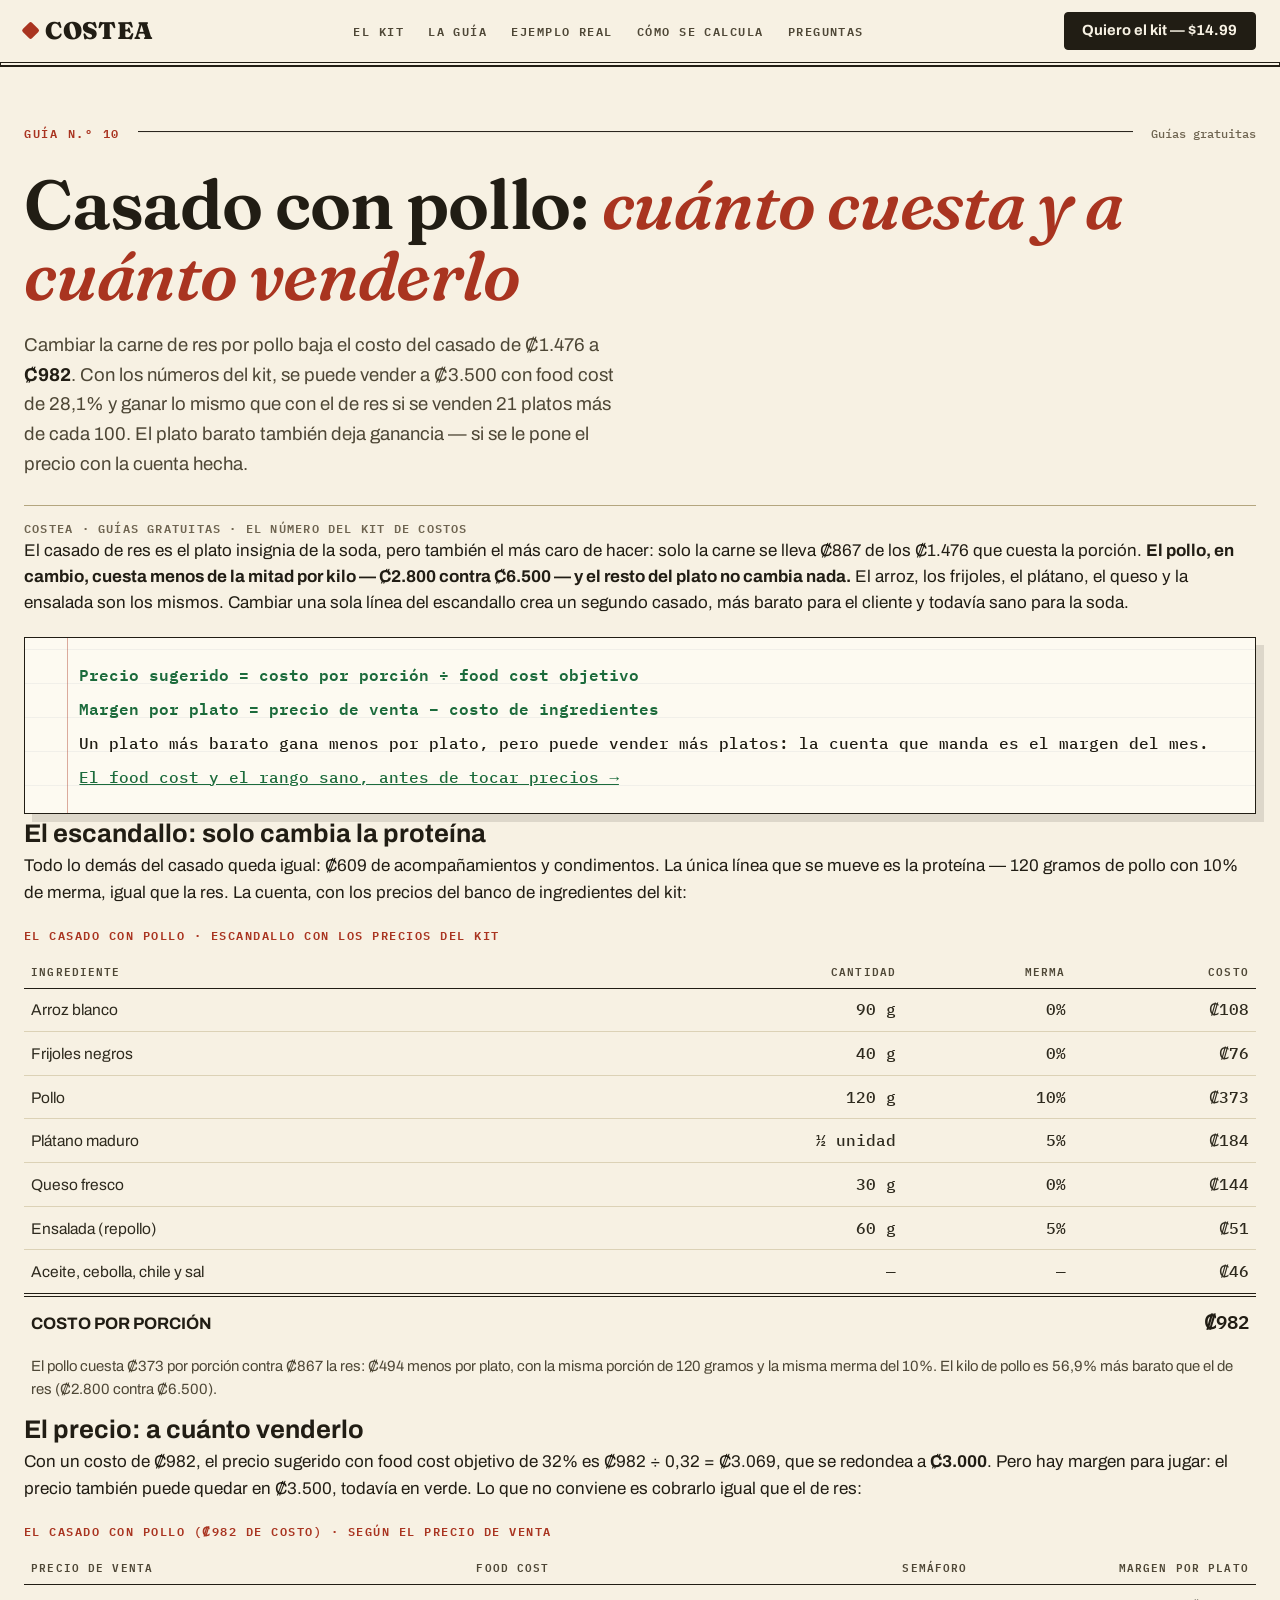
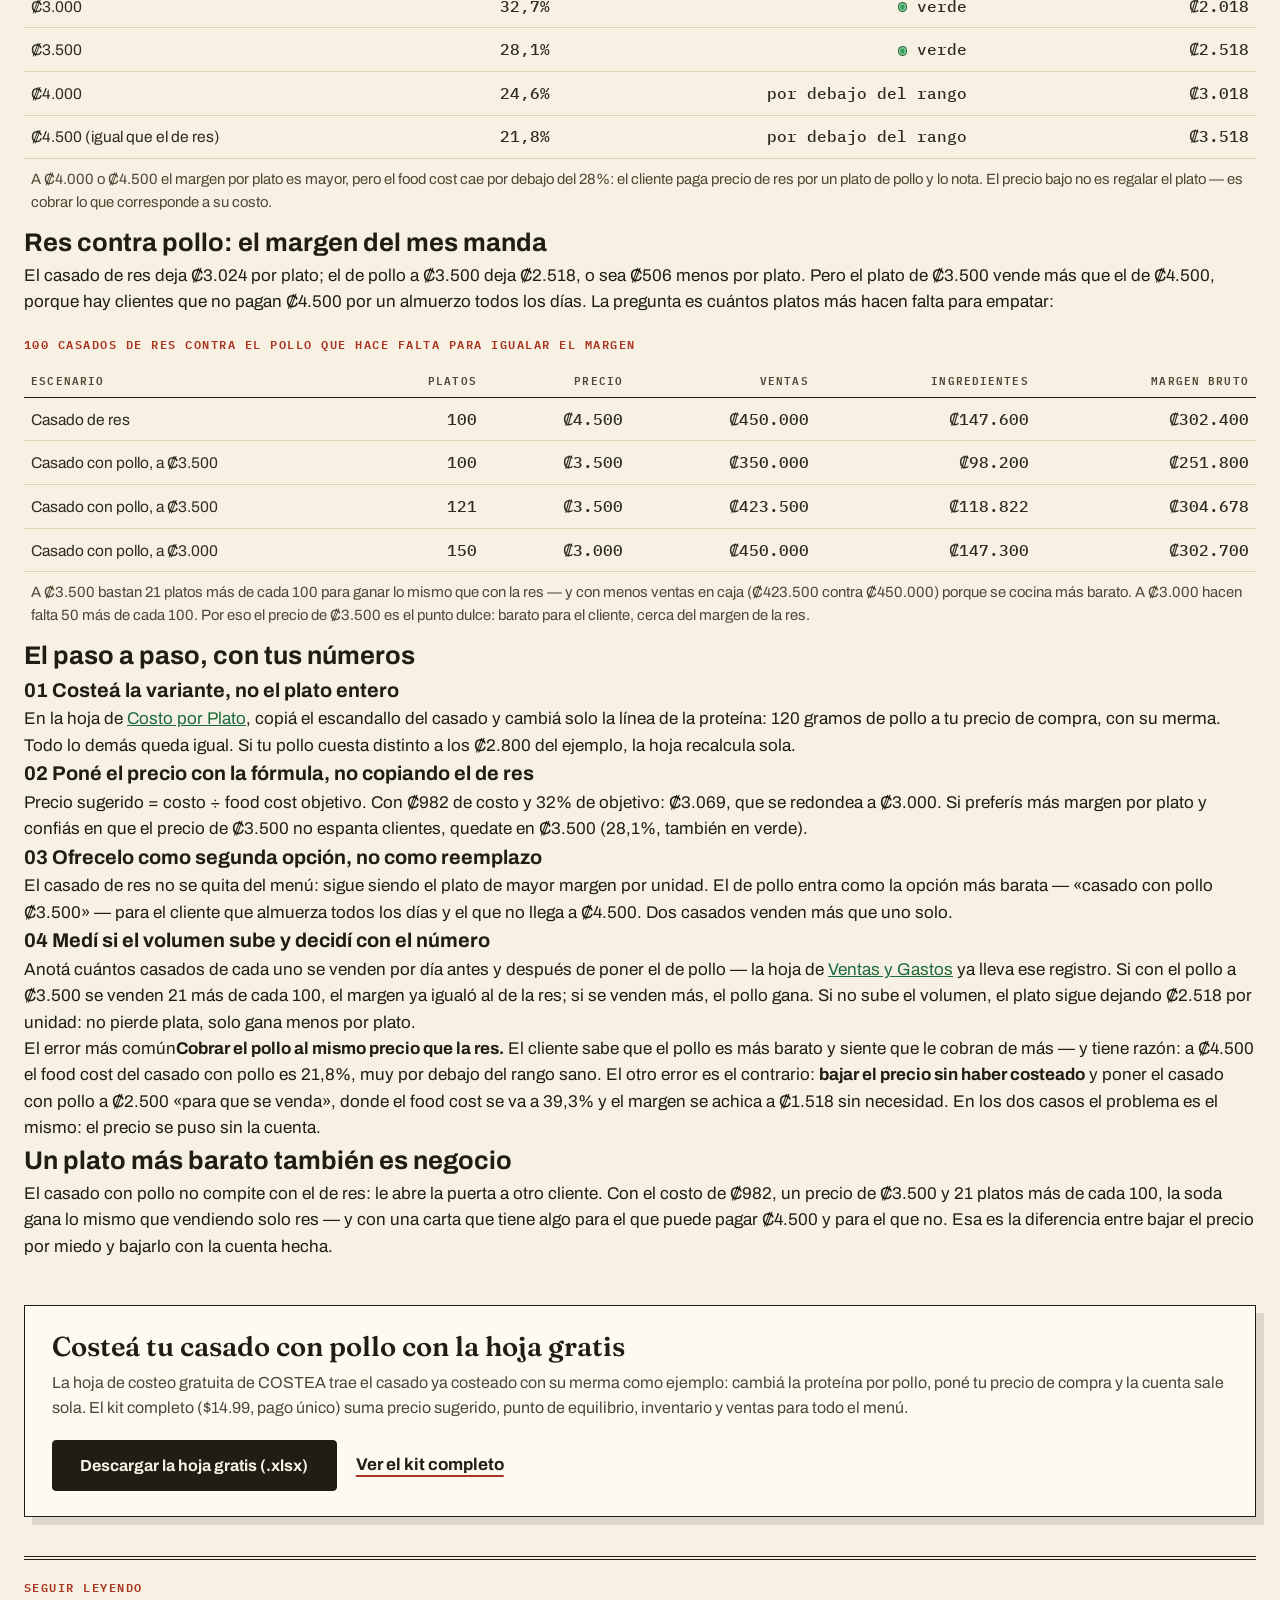
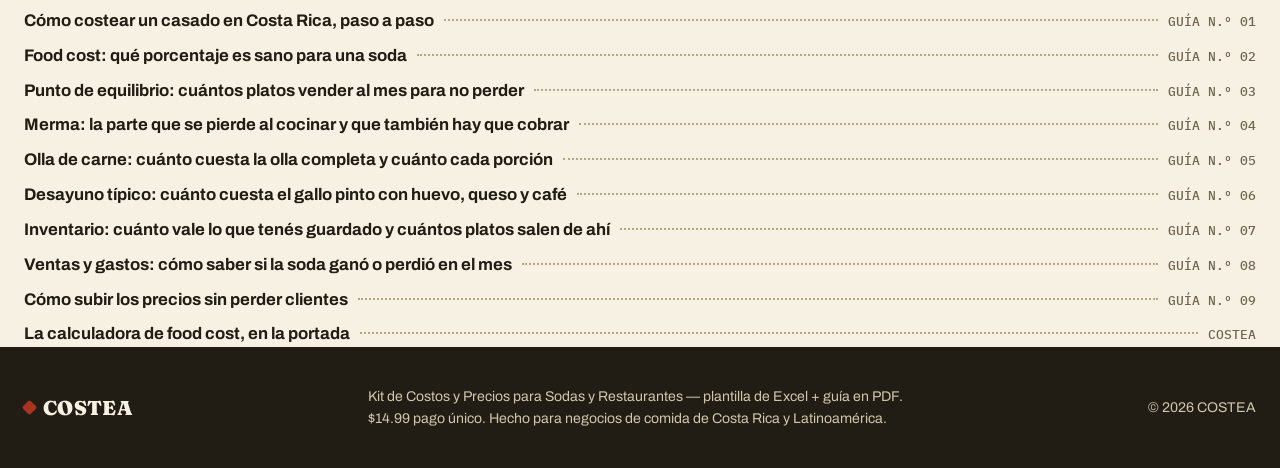
<file: guias/casado-con-pollo-costo-y-precio.html>
<!DOCTYPE html>
<html lang="es">
<head>
<meta charset="UTF-8">
<meta name="viewport" content="width=device-width, initial-scale=1.0">
<title>Casado con pollo: cuánto cuesta y a cuánto venderlo — COSTEA</title>
<meta name="description" content="Cambiar la carne de res por pollo baja el costo del casado de ₡1.476 a ₡982. Con los números del kit, se vende a ₡3.500 con food cost de 28,1% y se gana lo mismo que con el de res si se venden 21 platos más de cada 100. La cuenta completa.">
<meta property="og:title" content="Casado con pollo: cuánto cuesta y a cuánto venderlo">
<meta property="og:description" content="El casado con pollo cuesta ₡982 contra ₡1.476 el de res. A ₡3.500 el food cost queda en 28,1% y con 21 platos más de cada 100 el margen iguala al de res.">
<meta property="og:type" content="article">
<meta property="og:url" content="https://costea.pages.dev/guias/casado-con-pollo-costo-y-precio">
<meta property="og:image" content="https://costea.pages.dev/assets/hoja-precio-sugerido.png">
<link rel="canonical" href="https://costea.pages.dev/guias/casado-con-pollo-costo-y-precio">
<link rel="icon" href="data:image/svg+xml,%3Csvg xmlns='http://www.w3.org/2000/svg' viewBox='0 0 64 64'%3E%3Crect width='64' height='64' rx='10' fill='%23211D14'/%3E%3Crect x='9' y='9' width='46' height='46' rx='4' fill='none' stroke='%23F7F1E3' stroke-width='3'/%3E%3Ccircle cx='32' cy='40' r='6' fill='%23A93420'/%3E%3Crect x='20' y='20' width='24' height='4' fill='%23F7F1E3'/%3E%3C/svg%3E">
<script type="application/ld+json">
{"@context":"https://schema.org","@type":"Article","headline":"Casado con pollo: cuánto cuesta y a cuánto venderlo","description":"Casado con pollo costeado con el kit de COSTEA: costo por porción, precio sugerido según food cost y cuántos platos más hay que vender para igualar el margen del casado de res.","author":{"@type":"Organization","name":"COSTEA"},"publisher":{"@type":"Organization","name":"COSTEA"},"inLanguage":"es","mainEntityOfPage":"https://costea.pages.dev/guias/casado-con-pollo-costo-y-precio"}
</script>
<script type="application/ld+json">
{"@context":"https://schema.org","@type":"BreadcrumbList","itemListElement":[{"@type":"ListItem","position":1,"name":"COSTEA","item":"https://costea.pages.dev/"},{"@type":"ListItem","position":2,"name":"Guías gratuitas","item":"https://costea.pages.dev/guias/casado-con-pollo-costo-y-precio"},{"@type":"ListItem","position":3,"name":"Casado con pollo"}]}
</script>
<link rel="stylesheet" href="../assets/fonts.css">
<style>
/* ============================================================
   COSTEA — «El libro de cuentas» · páginas de guía
   Mismo sistema que la portada: papel crema, renglones de libro
   mayor, tinta verde de fórmula, tinta roja de anotación.
   ============================================================ */
:root{
  --paper:#F7F1E3; --paper-2:#FDFAF1; --paper-3:#EFE6CF;
  --ink:#211D14; --ink-2:#4E4736; --ink-3:#6E6450;
  --rule:#DCD2B6; --rule-2:#B4A67F;
  --rojo:#A93420; --rojo-osc:#8C2A17;
  --verde:#1C6B3C; --verde-bg:#E9EFE0;
  --ambar-bg:#F6EBC8; --ambar-tx:#7A5410;
  --rojo-bg:#F7E3DA;
  --oro:#D9A92C;
  --radius:4px;
}
*{margin:0;padding:0;box-sizing:border-box}
html{scroll-behavior:smooth}
@media (prefers-reduced-motion: reduce){ html{scroll-behavior:auto} *{animation:none!important;transition:none!important} }
body{font-family:'Archivo',system-ui,sans-serif;background:var(--paper);color:var(--ink);line-height:1.55;font-size:17px;-webkit-font-smoothing:antialiased}
img{max-width:100%;display:block}
a{color:var(--verde)}
:focus-visible{outline:3px solid var(--verde);outline-offset:2px}
footer :focus-visible{outline-color:var(--oro)}
.skip{position:absolute;left:-9999px;top:0;z-index:100;background:var(--ink);color:var(--paper);font-weight:700;padding:.65rem 1.1rem;border-radius:0 0 var(--radius) 0;text-decoration:none}
.skip:focus{left:0}
.wrap{width:min(1240px,100% - 3rem);margin-inline:auto}
.leader{display:flex;align-items:baseline;gap:.6rem}
.leader .dots{flex:1;min-width:1.6rem;border-bottom:2px dotted var(--rule-2);transform:translateY(-.3em)}
.folio-head{display:flex;align-items:baseline;gap:1.1rem;margin-bottom:1.6rem}
.folio-head .no{font-family:'IBM Plex Mono',monospace;font-size:.78rem;font-weight:600;letter-spacing:.14em;color:var(--rojo);white-space:nowrap}
.folio-head .ln{flex:1;border-top:1px solid var(--ink);transform:translateY(-.35em)}
.folio-head .pg{font-family:'IBM Plex Mono',monospace;font-size:.78rem;color:var(--ink-3);white-space:nowrap}
.btn{display:inline-flex;align-items:center;justify-content:center;gap:.55rem;background:var(--ink);color:var(--paper);font-weight:700;text-decoration:none;padding:.92rem 1.7rem;border-radius:var(--radius);border:1.5px solid var(--ink);cursor:pointer;font-size:1rem;line-height:1.2;transition:background .18s ease,border-color .18s ease,transform .12s ease}
.btn:hover{background:var(--rojo-osc);border-color:var(--rojo-osc)}
.btn:active{transform:translateY(1px)}
.btn.small{padding:.6rem 1.1rem;font-size:.92rem}
.folio{background:var(--paper-2);border:1.5px solid var(--ink);box-shadow:8px 8px 0 rgba(33,29,20,.12);position:relative}
.folio::before{content:"";position:absolute;top:0;bottom:0;left:2.6rem;width:1px;background:rgba(169,52,32,.4)}
.folio-in{padding:1.5rem 1.6rem 1.4rem 4rem;position:relative;background-image:linear-gradient(transparent 33px,rgba(70,90,120,.12) 34px);background-size:100% 34px;background-position:0 12px}
.dotp{border-radius:50%;border:1.8px solid rgba(33,29,20,.4);box-shadow:inset 0 0 0 1.5px rgba(255,255,255,.4);display:inline-block;width:.62em;height:.62em;vertical-align:-.03em}
.dotp.ok{background:#2F9E57}.dotp.mid{background:#DFA40C}.dotp.bad{background:var(--rojo)}

/* ---------- header ---------- */
header{position:sticky;top:0;z-index:50;background:var(--paper);border-bottom:1px solid var(--ink);box-shadow:0 3px 0 -1px var(--paper),0 4px 0 0 var(--ink)}
.header-in{display:flex;align-items:center;gap:1.6rem;padding:.72rem 0}
.logo{font-family:'Fraunces',Georgia,serif;font-weight:900;font-size:1.5rem;letter-spacing:.015em;color:var(--ink);text-decoration:none;display:flex;align-items:center;gap:.5rem}
.logo .dot{width:.55em;height:.55em;background:var(--rojo);border-radius:2px;display:inline-block;transform:rotate(45deg)}
nav{margin-left:auto;display:flex;gap:1.5rem}
nav a{color:var(--ink-2);text-decoration:none;font-family:'IBM Plex Mono',monospace;font-size:.76rem;font-weight:600;letter-spacing:.12em;text-transform:uppercase;padding:.4rem 0;transition:color .15s ease}
nav a:hover{color:var(--rojo-osc);text-decoration:underline;text-underline-offset:5px}

/* ---------- encabezado de la guía ---------- */
.doc-head{padding:3.8rem 0 0}
.doc-head h1{font-family:'Fraunces',Georgia,serif;font-weight:620;font-size:clamp(2.5rem,5.6vw,4.3rem);line-height:1.04;letter-spacing:-.018em;max-width:16em}
.doc-head h1 em{font-style:italic;font-weight:560;color:var(--rojo)}
.doc-head .deck{margin-top:1.2rem;font-size:1.16rem;line-height:1.6;color:var(--ink-2);max-width:37rem}
.doc-head .deck strong{color:var(--ink)}
.doc-meta{margin-top:1.6rem;border-top:1px solid var(--rule-2);padding-top:.8rem;font-family:'IBM Plex Mono',monospace;font-size:.76rem;font-weight:600;letter-spacing:.1em;text-transform:uppercase;color:var(--ink-3)}

/* ---------- artículo editorial ---------- */
article.seo{max-width:45rem;padding:2.6rem 0 4.2rem}
article.seo h2{font-family:'Fraunces',Georgia,serif;font-weight:600;font-size:clamp(1.9rem,3.8vw,2.7rem);line-height:1.08;letter-spacing:-.015em;margin-top:2.6rem}
article.seo h3{margin-top:2.2rem;font-family:'Fraunces',Georgia,serif;font-size:1.45rem;font-weight:600;display:flex;gap:.8rem;align-items:baseline}
article.seo h3 .pn{font-style:italic;font-weight:560;color:var(--rojo);font-size:1.35em;flex:none}
article.seo p{margin-top:1.05rem;color:#2E2A1E;font-size:1.05rem;line-height:1.65}
article.seo p.first::first-letter{font-family:'Fraunces',Georgia,serif;font-weight:700;font-size:3.5em;float:left;line-height:.82;padding:.04em .14em 0 0;color:var(--rojo)}
article.seo ul{margin:1rem 0 0;list-style:none;display:grid;gap:.6rem;color:#2E2A1E;font-size:1.03rem}
article.seo ul li{display:flex;gap:.65rem;align-items:flex-start}
article.seo ul li svg{flex:none;margin-top:.3em}
.formula{margin-top:1.3rem}
.formula .folio-in{padding:1.2rem 1.3rem 1.2rem 3.4rem;font-family:'IBM Plex Mono',monospace;font-variant-numeric:tabular-nums;font-size:.99rem;line-height:34px}
.formula b{color:var(--verde)}
article.seo .ej{border-left:3.5px solid var(--rojo);background:var(--paper-3);padding:1.05rem 1.25rem;margin-top:1.4rem}
article.seo .ej p{margin-top:0}
article.seo .ej .ojo{font-family:'IBM Plex Mono',monospace;font-size:.72rem;font-weight:600;letter-spacing:.13em;text-transform:uppercase;color:var(--rojo-osc);display:block;margin-bottom:.35rem}

/* La tabla-asiento: el renglón del libro donde se asienta la cuenta */
.tbl-wrap{margin-top:1.3rem;overflow-x:auto;-webkit-overflow-scrolling:touch}
table.asiento{width:100%;border-collapse:collapse;font-size:.97rem;min-width:30rem}
table.asiento caption{text-align:left;font-family:'IBM Plex Mono',monospace;font-size:.72rem;font-weight:600;letter-spacing:.13em;text-transform:uppercase;color:var(--rojo);padding-bottom:.6rem}
table.asiento th{font-family:'IBM Plex Mono',monospace;font-size:.7rem;font-weight:600;letter-spacing:.1em;text-transform:uppercase;color:var(--ink-2);text-align:left;padding:.5rem .45rem;border-bottom:1.5px solid var(--ink)}
table.asiento td{padding:.55rem .45rem;border-bottom:1px solid var(--rule);color:#2E2A1E;vertical-align:baseline}
table.asiento .n{text-align:right;font-family:'IBM Plex Mono',monospace;font-variant-numeric:tabular-nums;white-space:nowrap}
table.asiento th.n{text-align:right}
table.asiento tr.tot td{border-top:4px double var(--ink);border-bottom:0;font-weight:700;color:var(--ink);font-size:1.04rem;padding-top:.7rem}
table.asiento tr.tot .n{font-size:1.18rem}
table.asiento tr.sub td{border-bottom:0;color:var(--ink-2);font-size:.93rem}

/* Rangos del semáforo, como asientos con su luz */
.rango{display:flex;gap:1rem;padding:1.15rem 0;border-top:1px solid var(--rule-2)}
.rango:last-of-type{border-bottom:1px solid var(--rule-2)}
.rango .light{width:1.15rem;height:1.15rem;border-radius:50%;flex:none;margin-top:.3rem;border:2px solid rgba(33,29,20,.45);box-shadow:inset 0 0 0 2px rgba(255,255,255,.4),0 1px 2px rgba(33,29,20,.25)}
.rango .light.ok{background:#2F9E57}.rango .light.mid{background:#DFA40C}.rango .light.bad{background:var(--rojo)}
.rango .rpct{font-family:'IBM Plex Mono',monospace;font-variant-numeric:tabular-nums;font-weight:600;font-size:1.3rem;white-space:nowrap;min-width:6.2rem}
.rango p{margin-top:.15rem!important;font-size:1rem!important}
.rango p b{color:var(--ink)}

/* Cierre de la guía: asiento con los enlaces del libro */
.guia-cta{background:var(--paper-2);border:1.5px solid var(--ink);box-shadow:8px 8px 0 rgba(33,29,20,.12);padding:1.6rem 1.7rem;margin-top:2.8rem}
.guia-cta h2{font-family:'Fraunces',Georgia,serif;font-weight:600;font-size:1.7rem;line-height:1.12;margin-top:0}
.guia-cta p{margin-top:.6rem;color:var(--ink-2);font-size:1rem}
.guia-cta .row{margin-top:1.2rem;display:flex;gap:1.2rem;align-items:center;flex-wrap:wrap}
.guia-cta .alt{color:var(--ink);font-weight:700;text-decoration:underline;text-underline-offset:5px;text-decoration-color:var(--rojo);text-decoration-thickness:2px}
.guia-cta .alt:hover{color:var(--rojo-osc)}
.next-list{margin-top:2.4rem;border-top:4px double var(--ink);padding-top:1.2rem}
.next-list .k{font-family:'IBM Plex Mono',monospace;font-size:.72rem;font-weight:600;letter-spacing:.13em;text-transform:uppercase;color:var(--rojo);display:block;margin-bottom:.7rem}
.next-list .leader{font-size:1.05rem;margin-top:.55rem}
.next-list a{color:var(--ink);font-weight:700;text-decoration:none}
.next-list a:hover{color:var(--rojo-osc);text-decoration:underline;text-underline-offset:4px}
.next-list .pg{font-family:'IBM Plex Mono',monospace;font-size:.8rem;color:var(--ink-3);white-space:nowrap}

/* ---------- footer ---------- */
footer{background:var(--ink);color:#CFC7AB;padding:2.4rem 0}
.footer-in{display:flex;gap:1.5rem;flex-wrap:wrap;align-items:center;justify-content:space-between}
footer .logo{color:var(--paper);font-size:1.25rem}
footer p{font-size:.88rem;max-width:34rem}
footer a{color:var(--oro)}
@media print{ header{position:static} }

@media (max-width: 900px){
  nav{display:none}
  .doc-head{padding:2.6rem 0 0}
}
@media (max-width: 520px){
  body{font-size:16px}
  .wrap{width:calc(100% - 2.2rem)}
  .formula .folio-in{padding:1.05rem .9rem 1.05rem 2.6rem;font-size:.86rem}
  .folio::before{left:1.7rem}
  .rango{flex-wrap:wrap;gap:.4rem .8rem}
  .rango .rpct{min-width:0}
  .guia-cta{padding:1.3rem 1.15rem}
  .header-in{gap:.8rem}
}
</style>
</head>
<body>
<a class="skip" href="#top">Saltar al contenido</a>

<header>
  <div class="wrap header-in">
    <a class="logo" href="../index.html"><span class="dot"></span>COSTEA</a>
    <nav aria-label="Secciones">
      <a href="../index.html#kit">El kit</a>
      <a href="../index.html#guia">La guía</a>
      <a href="../index.html#ejemplo">Ejemplo real</a>
      <a href="../index.html#como-calcular">Cómo se calcula</a>
      <a href="../index.html#preguntas">Preguntas</a>
    </nav>
    <a class="btn small" href="../index.html#comprar" style="margin-left:auto">Quiero el kit — $14.99</a>
  </div>
</header>

<main id="top" tabindex="-1">
  <div class="wrap">
    <div class="doc-head">
      <div class="folio-head"><span class="no">GUÍA N.º 10</span><span class="ln" aria-hidden="true"></span><span class="pg">Guías gratuitas</span></div>
      <h1>Casado con pollo: <em>cuánto cuesta y a cuánto venderlo</em></h1>
      <p class="deck">Cambiar la carne de res por pollo baja el costo del casado de ₡1.476 a <strong>₡982</strong>. Con los números del kit, se puede vender a ₡3.500 con food cost de 28,1% y ganar lo mismo que con el de res si se venden 21 platos más de cada 100. El plato barato también deja ganancia — si se le pone el precio con la cuenta hecha.</p>
      <p class="doc-meta">COSTEA · Guías gratuitas · El número del kit de costos</p>
    </div>

      <p class="first">El casado de res es el plato insignia de la soda, pero también el más caro de hacer: solo la carne se lleva ₡867 de los ₡1.476 que cuesta la porción. <strong>El pollo, en cambio, cuesta menos de la mitad por kilo — ₡2.800 contra ₡6.500 — y el resto del plato no cambia nada.</strong> El arroz, los frijoles, el plátano, el queso y la ensalada son los mismos. Cambiar una sola línea del escandallo crea un segundo casado, más barato para el cliente y todavía sano para la soda.</p>
      <div class="folio formula">
        <div class="folio-in">
          <b>Precio sugerido = costo por porción ÷ food cost objetivo</b><br>
          <b>Margen por plato = precio de venta − costo de ingredientes</b><br>
          Un plato más barato gana menos por plato, pero puede vender más platos: la cuenta que manda es el margen del mes.<br>
          <a href="food-cost-porcentaje.html">El food cost y el rango sano, antes de tocar precios →</a>
        </div>
      </div>

      <h2>El escandallo: solo cambia la proteína</h2>
      <p>Todo lo demás del casado queda igual: ₡609 de acompañamientos y condimentos. La única línea que se mueve es la proteína — 120 gramos de pollo con 10% de merma, igual que la res. La cuenta, con los precios del banco de ingredientes del kit:</p>
      <div class="tbl-wrap">
        <table class="asiento">
          <caption>El casado con pollo · escandallo con los precios del kit</caption>
          <thead>
            <tr><th>Ingrediente</th><th class="n">Cantidad</th><th class="n">Merma</th><th class="n">Costo</th></tr>
          </thead>
          <tbody>
            <tr><td>Arroz blanco</td><td class="n">90 g</td><td class="n">0%</td><td class="n">₡108</td></tr>
            <tr><td>Frijoles negros</td><td class="n">40 g</td><td class="n">0%</td><td class="n">₡76</td></tr>
            <tr><td>Pollo</td><td class="n">120 g</td><td class="n">10%</td><td class="n">₡373</td></tr>
            <tr><td>Plátano maduro</td><td class="n">½ unidad</td><td class="n">5%</td><td class="n">₡184</td></tr>
            <tr><td>Queso fresco</td><td class="n">30 g</td><td class="n">0%</td><td class="n">₡144</td></tr>
            <tr><td>Ensalada (repollo)</td><td class="n">60 g</td><td class="n">5%</td><td class="n">₡51</td></tr>
            <tr><td>Aceite, cebolla, chile y sal</td><td class="n">—</td><td class="n">—</td><td class="n">₡46</td></tr>
            <tr class="tot"><td>COSTO POR PORCIÓN</td><td class="n"></td><td class="n"></td><td class="n">₡982</td></tr>
            <tr class="sub"><td colspan="4">El pollo cuesta ₡373 por porción contra ₡867 la res: ₡494 menos por plato, con la misma porción de 120 gramos y la misma merma del 10%. El kilo de pollo es 56,9% más barato que el de res (₡2.800 contra ₡6.500).</td></tr>
          </tbody>
        </table>
      </div>

      <h2>El precio: a cuánto venderlo</h2>
      <p>Con un costo de ₡982, el precio sugerido con food cost objetivo de 32% es ₡982 ÷ 0,32 = ₡3.069, que se redondea a <strong>₡3.000</strong>. Pero hay margen para jugar: el precio también puede quedar en ₡3.500, todavía en verde. Lo que no conviene es cobrarlo igual que el de res:</p>
      <div class="tbl-wrap">
        <table class="asiento">
          <caption>El casado con pollo (₡982 de costo) · según el precio de venta</caption>
          <thead>
            <tr><th>Precio de venta</th><th class="n">Food cost</th><th class="n">Semáforo</th><th class="n">Margen por plato</th></tr>
          </thead>
          <tbody>
            <tr><td>₡3.000</td><td class="n">32,7%</td><td class="n"><span class="dotp ok"></span> verde</td><td class="n">₡2.018</td></tr>
            <tr><td>₡3.500</td><td class="n">28,1%</td><td class="n"><span class="dotp ok"></span> verde</td><td class="n">₡2.518</td></tr>
            <tr><td>₡4.000</td><td class="n">24,6%</td><td class="n">por debajo del rango</td><td class="n">₡3.018</td></tr>
            <tr><td>₡4.500 (igual que el de res)</td><td class="n">21,8%</td><td class="n">por debajo del rango</td><td class="n">₡3.518</td></tr>
            <tr class="sub"><td colspan="4">A ₡4.000 o ₡4.500 el margen por plato es mayor, pero el food cost cae por debajo del 28%: el cliente paga precio de res por un plato de pollo y lo nota. El precio bajo no es regalar el plato — es cobrar lo que corresponde a su costo.</td></tr>
          </tbody>
        </table>
      </div>

      <h2>Res contra pollo: el margen del mes manda</h2>
      <p>El casado de res deja ₡3.024 por plato; el de pollo a ₡3.500 deja ₡2.518, o sea ₡506 menos por plato. Pero el plato de ₡3.500 vende más que el de ₡4.500, porque hay clientes que no pagan ₡4.500 por un almuerzo todos los días. La pregunta es cuántos platos más hacen falta para empatar:</p>
      <div class="tbl-wrap">
        <table class="asiento">
          <caption>100 casados de res contra el pollo que hace falta para igualar el margen</caption>
          <thead>
            <tr><th>Escenario</th><th class="n">Platos</th><th class="n">Precio</th><th class="n">Ventas</th><th class="n">Ingredientes</th><th class="n">Margen bruto</th></tr>
          </thead>
          <tbody>
            <tr><td>Casado de res</td><td class="n">100</td><td class="n">₡4.500</td><td class="n">₡450.000</td><td class="n">₡147.600</td><td class="n">₡302.400</td></tr>
            <tr><td>Casado con pollo, a ₡3.500</td><td class="n">100</td><td class="n">₡3.500</td><td class="n">₡350.000</td><td class="n">₡98.200</td><td class="n">₡251.800</td></tr>
            <tr><td>Casado con pollo, a ₡3.500</td><td class="n">121</td><td class="n">₡3.500</td><td class="n">₡423.500</td><td class="n">₡118.822</td><td class="n">₡304.678</td></tr>
            <tr><td>Casado con pollo, a ₡3.000</td><td class="n">150</td><td class="n">₡3.000</td><td class="n">₡450.000</td><td class="n">₡147.300</td><td class="n">₡302.700</td></tr>
            <tr class="sub"><td colspan="6">A ₡3.500 bastan 21 platos más de cada 100 para ganar lo mismo que con la res — y con menos ventas en caja (₡423.500 contra ₡450.000) porque se cocina más barato. A ₡3.000 hacen falta 50 más de cada 100. Por eso el precio de ₡3.500 es el punto dulce: barato para el cliente, cerca del margen de la res.</td></tr>
          </tbody>
        </table>
      </div>

      <h2>El paso a paso, con tus números</h2>

      <h3><span class="pn">01</span> Costeá la variante, no el plato entero</h3>
      <p>En la hoja de <a href="costear-un-casado.html">Costo por Plato</a>, copiá el escandallo del casado y cambiá solo la línea de la proteína: 120 gramos de pollo a tu precio de compra, con su merma. Todo lo demás queda igual. Si tu pollo cuesta distinto a los ₡2.800 del ejemplo, la hoja recalcula sola.</p>

      <h3><span class="pn">02</span> Poné el precio con la fórmula, no copiando el de res</h3>
      <p>Precio sugerido = costo ÷ food cost objetivo. Con ₡982 de costo y 32% de objetivo: ₡3.069, que se redondea a ₡3.000. Si preferís más margen por plato y confiás en que el precio de ₡3.500 no espanta clientes, quedate en ₡3.500 (28,1%, también en verde).</p>

      <h3><span class="pn">03</span> Ofrecelo como segunda opción, no como reemplazo</h3>
      <p>El casado de res no se quita del menú: sigue siendo el plato de mayor margen por unidad. El de pollo entra como la opción más barata — «casado con pollo ₡3.500» — para el cliente que almuerza todos los días y el que no llega a ₡4.500. Dos casados venden más que uno solo.</p>

      <h3><span class="pn">04</span> Medí si el volumen sube y decidí con el número</h3>
      <p>Anotá cuántos casados de cada uno se venden por día antes y después de poner el de pollo — la hoja de <a href="ventas-y-gastos-gano-o-perdio.html">Ventas y Gastos</a> ya lleva ese registro. Si con el pollo a ₡3.500 se venden 21 más de cada 100, el margen ya igualó al de la res; si se venden más, el pollo gana. Si no sube el volumen, el plato sigue dejando ₡2.518 por unidad: no pierde plata, solo gana menos por plato.</p>

      <div class="ej">
        <p><span class="ojo">El error más común</span><strong>Cobrar el pollo al mismo precio que la res.</strong> El cliente sabe que el pollo es más barato y siente que le cobran de más — y tiene razón: a ₡4.500 el food cost del casado con pollo es 21,8%, muy por debajo del rango sano. El otro error es el contrario: <strong>bajar el precio sin haber costeado</strong> y poner el casado con pollo a ₡2.500 «para que se venda», donde el food cost se va a 39,3% y el margen se achica a ₡1.518 sin necesidad. En los dos casos el problema es el mismo: el precio se puso sin la cuenta.</p>
      </div>

      <h2>Un plato más barato también es negocio</h2>
      <p>El casado con pollo no compite con el de res: le abre la puerta a otro cliente. Con el costo de ₡982, un precio de ₡3.500 y 21 platos más de cada 100, la soda gana lo mismo que vendiendo solo res — y con una carta que tiene algo para el que puede pagar ₡4.500 y para el que no. Esa es la diferencia entre bajar el precio por miedo y bajarlo con la cuenta hecha.</p>
      <div class="guia-cta">
        <h2>Costeá tu casado con pollo con la hoja gratis</h2>
        <p>La hoja de costeo gratuita de COSTEA trae el casado ya costeado con su merma como ejemplo: cambiá la proteína por pollo, poné tu precio de compra y la cuenta sale sola. El kit completo ($14.99, pago único) suma precio sugerido, punto de equilibrio, inventario y ventas para todo el menú.</p>
        <div class="row">
          <a class="btn" href="../hoja-de-costeo-gratis.xlsx" download>Descargar la hoja gratis (.xlsx)</a>
          <a class="alt" href="../index.html#comprar">Ver el kit completo</a>
        </div>
      </div>

      <div class="next-list">
        <span class="k">Seguir leyendo</span>
        <div class="leader"><a href="costear-un-casado.html">Cómo costear un casado en Costa Rica, paso a paso</a><span class="dots" aria-hidden="true"></span><span class="pg">GUÍA N.º 01</span></div>
        <div class="leader"><a href="food-cost-porcentaje.html">Food cost: qué porcentaje es sano para una soda</a><span class="dots" aria-hidden="true"></span><span class="pg">GUÍA N.º 02</span></div>
        <div class="leader"><a href="punto-de-equilibrio.html">Punto de equilibrio: cuántos platos vender al mes para no perder</a><span class="dots" aria-hidden="true"></span><span class="pg">GUÍA N.º 03</span></div>
        <div class="leader"><a href="merma-costo-plato.html">Merma: la parte que se pierde al cocinar y que también hay que cobrar</a><span class="dots" aria-hidden="true"></span><span class="pg">GUÍA N.º 04</span></div>
        <div class="leader"><a href="olla-de-carne-costo-porcion.html">Olla de carne: cuánto cuesta la olla completa y cuánto cada porción</a><span class="dots" aria-hidden="true"></span><span class="pg">GUÍA N.º 05</span></div>
        <div class="leader"><a href="desayuno-tipico-costo-gallo-pinto.html">Desayuno típico: cuánto cuesta el gallo pinto con huevo, queso y café</a><span class="dots" aria-hidden="true"></span><span class="pg">GUÍA N.º 06</span></div>
        <div class="leader"><a href="inventario-cuanto-vale-y-cuantos-platos-salen.html">Inventario: cuánto vale lo que tenés guardado y cuántos platos salen de ahí</a><span class="dots" aria-hidden="true"></span><span class="pg">GUÍA N.º 07</span></div>
        <div class="leader"><a href="ventas-y-gastos-gano-o-perdio.html">Ventas y gastos: cómo saber si la soda ganó o perdió en el mes</a><span class="dots" aria-hidden="true"></span><span class="pg">GUÍA N.º 08</span></div>
        <div class="leader"><a href="subir-precios-sin-perder-clientes.html">Cómo subir los precios sin perder clientes</a><span class="dots" aria-hidden="true"></span><span class="pg">GUÍA N.º 09</span></div>
        <div class="leader"><a href="../index.html#top">La calculadora de food cost, en la portada</a><span class="dots" aria-hidden="true"></span><span class="pg">COSTEA</span></div>
      </div>
  </div>
</main>

<footer>
  <div class="wrap footer-in">
    <a class="logo" href="../index.html"><span class="dot"></span>COSTEA</a>
    <p>Kit de Costos y Precios para Sodas y Restaurantes — plantilla de Excel + guía en PDF. $14.99 pago único. Hecho para negocios de comida de Costa Rica y Latinoamérica.</p>
    <p>© 2026 COSTEA</p>
  </div>
</footer>

</body>
</html>
</file>
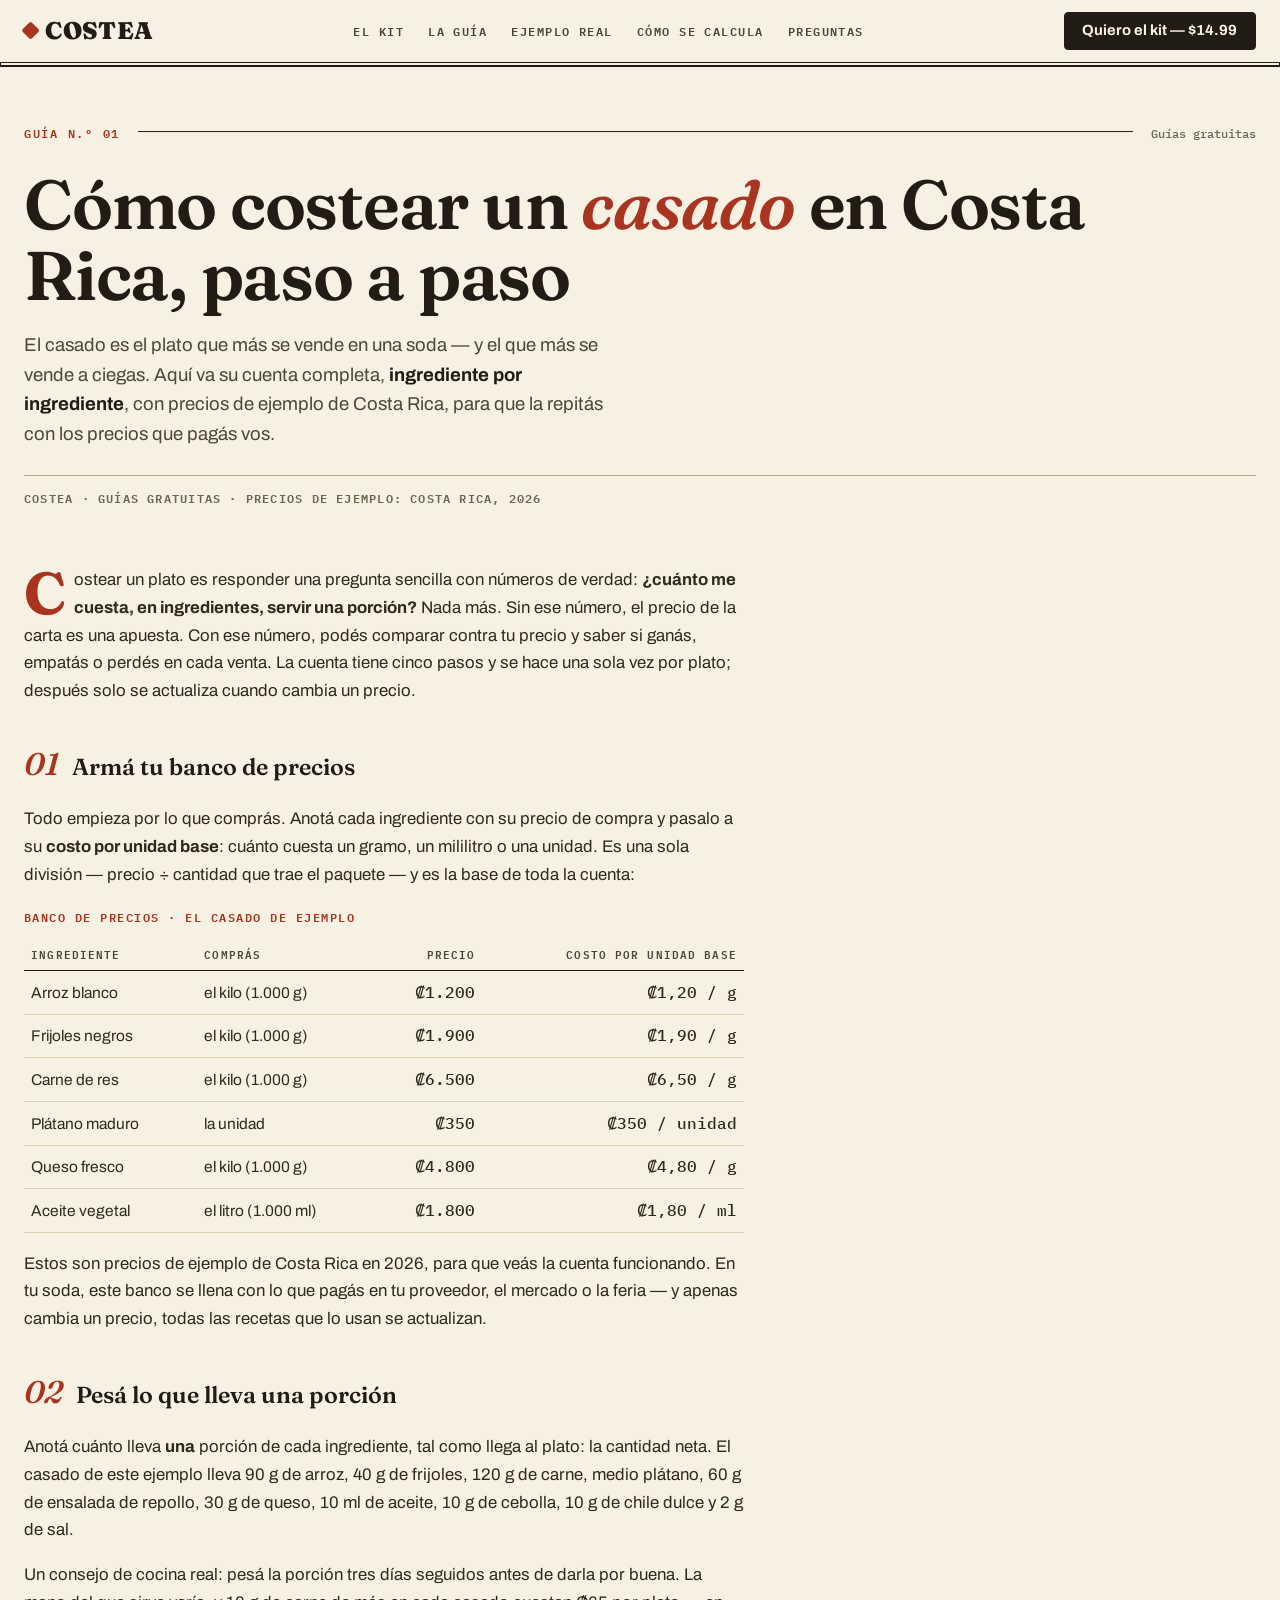
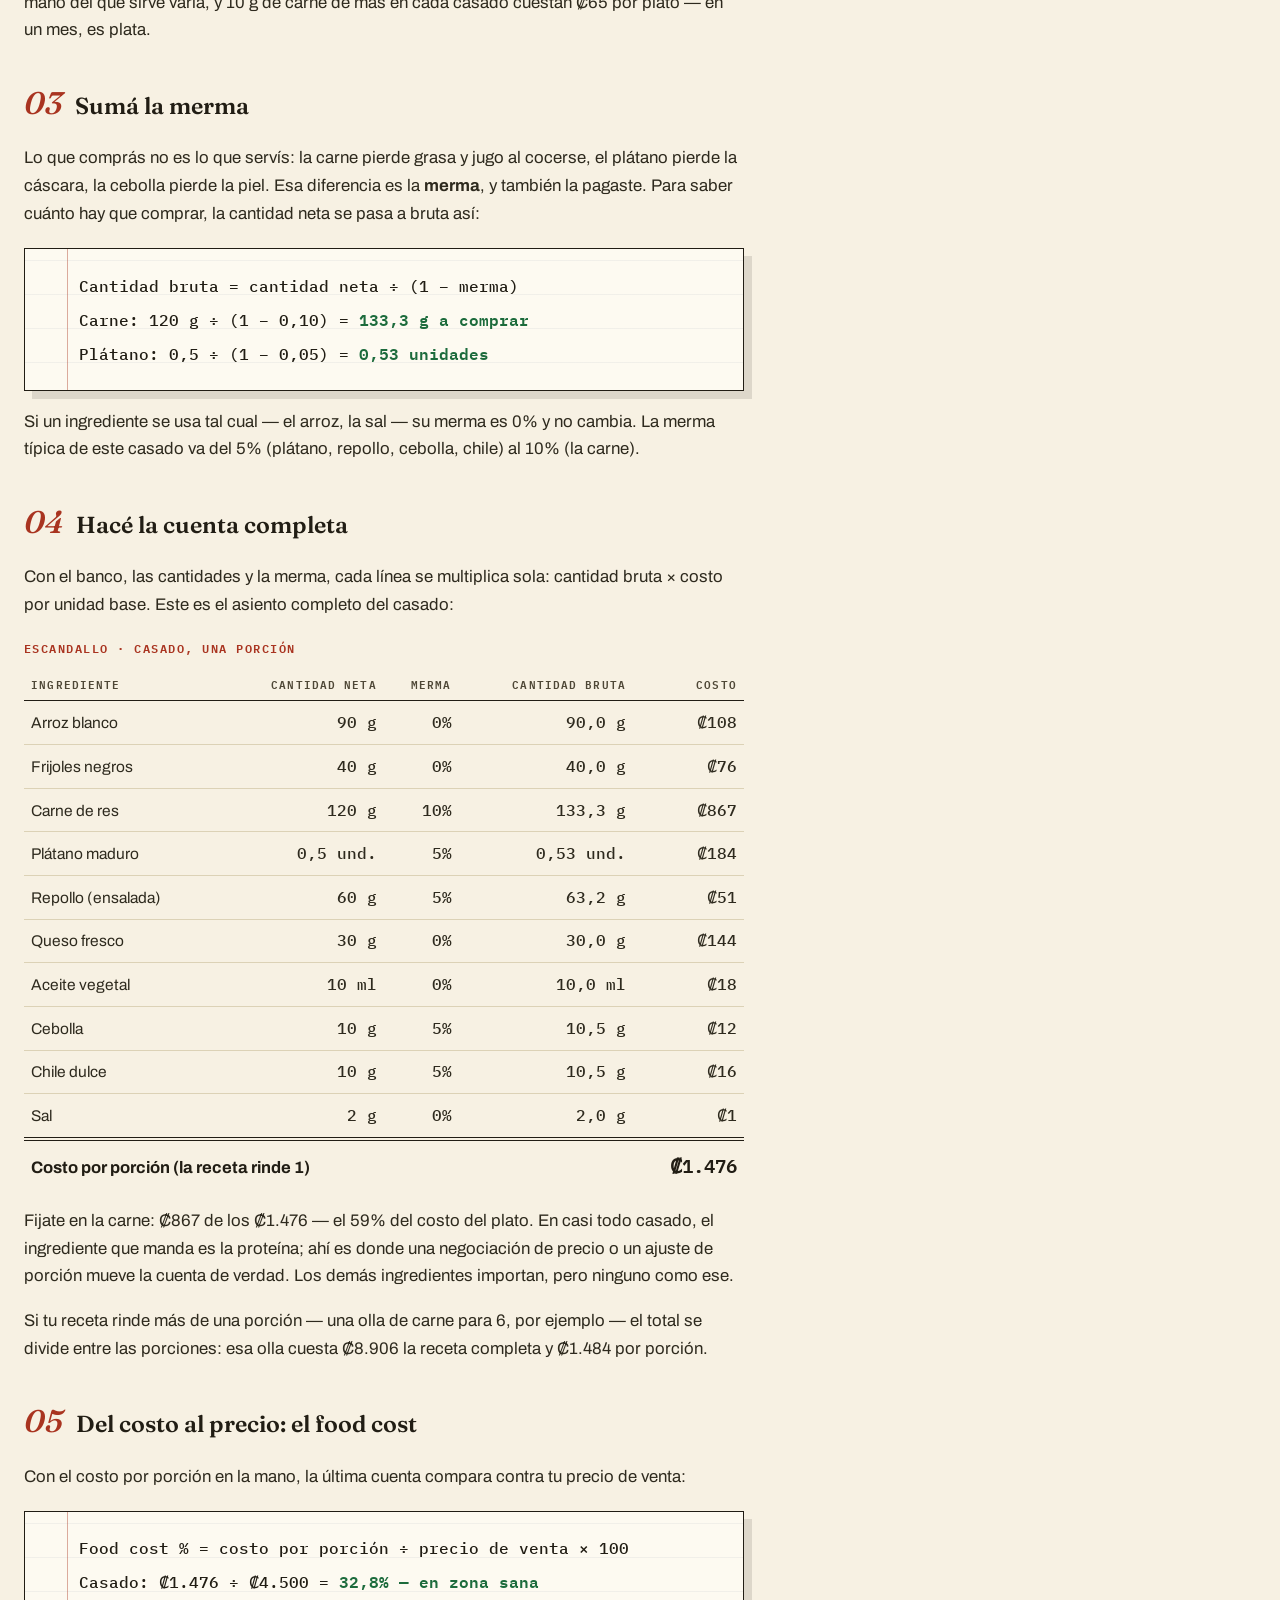
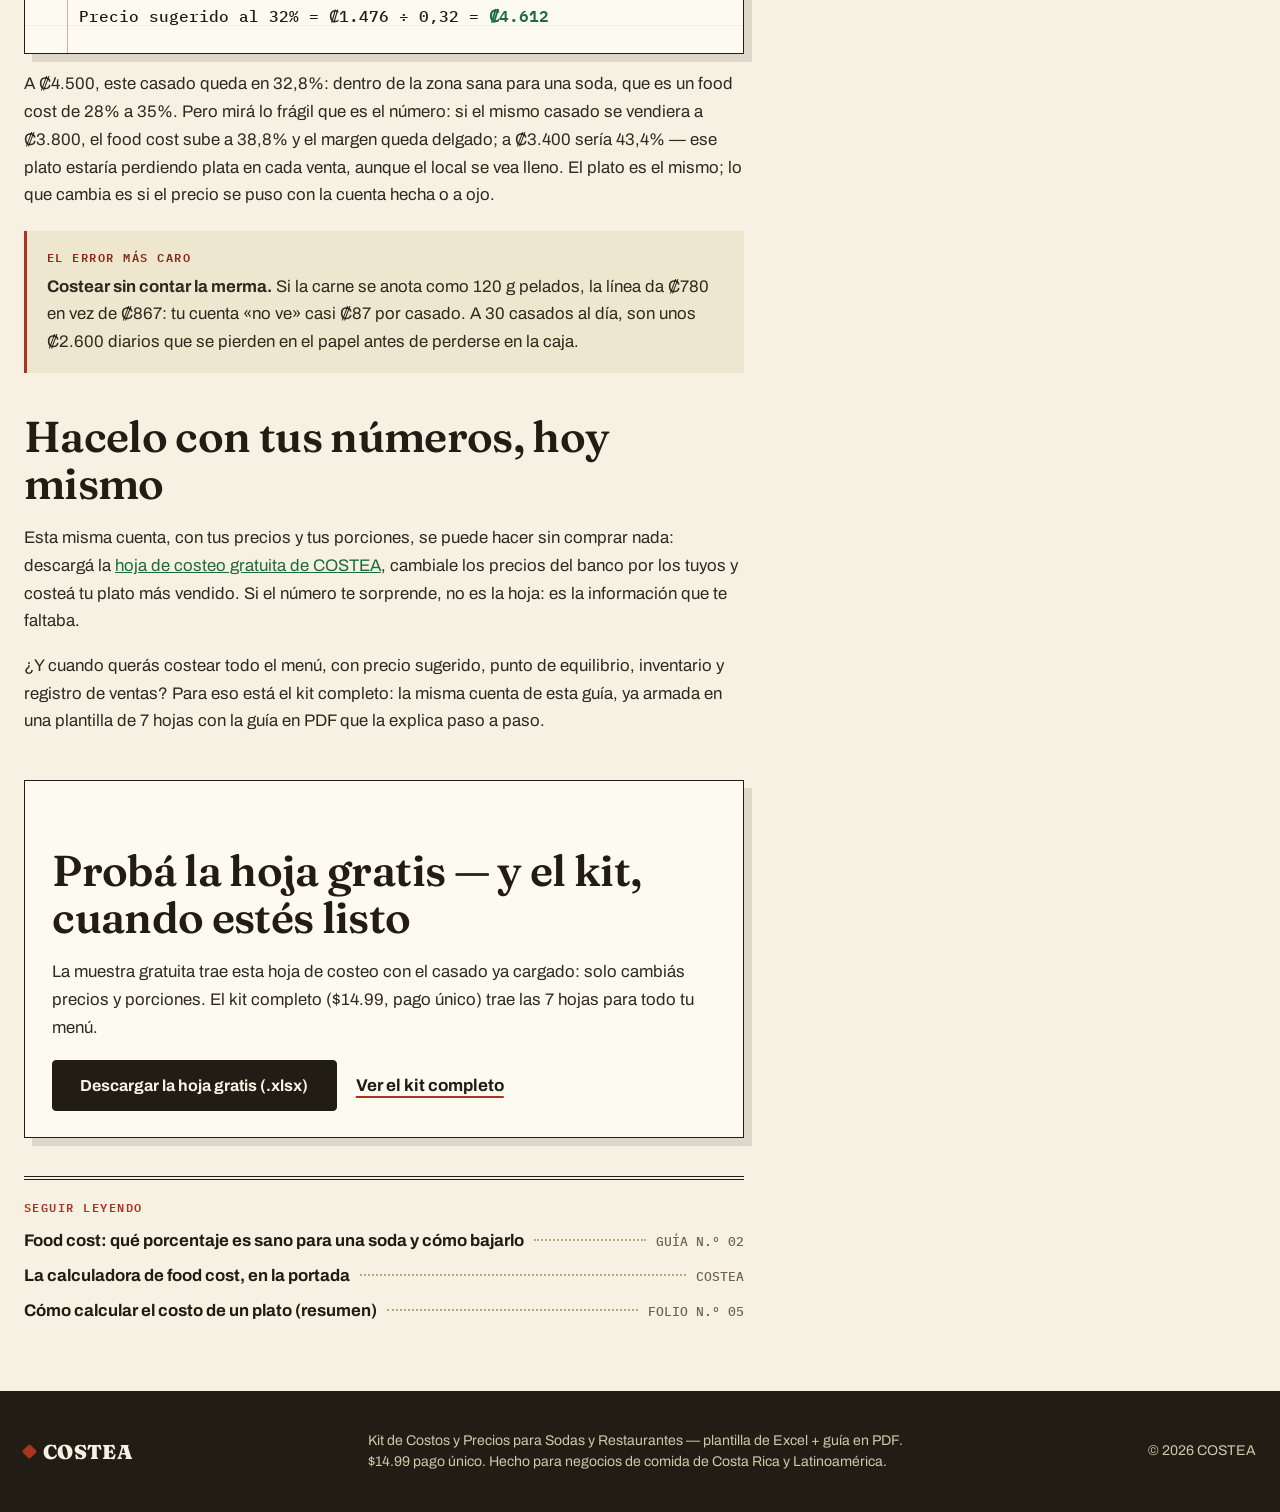
<file: guias/costear-un-casado.html>
<!DOCTYPE html>
<html lang="es">
<head>
<meta charset="UTF-8">
<meta name="viewport" content="width=device-width, initial-scale=1.0">
<title>Cómo costear un casado en Costa Rica, paso a paso — COSTEA</title>
<meta name="description" content="La cuenta completa de un casado, ingrediente por ingrediente: banco de precios, cantidades, merma y costo por porción (₡1.476 con precios de ejemplo). Guía gratuita de COSTEA para sodas y restaurantes.">
<meta property="og:title" content="Cómo costear un casado en Costa Rica, paso a paso">
<meta property="og:description" content="Banco de precios, cantidades, merma y la suma final: cuánto cuesta realmente un casado y a qué precio venderlo. Guía gratuita de COSTEA.">
<meta property="og:type" content="article">
<meta property="og:url" content="https://costea.pages.dev/guias/costear-un-casado">
<meta property="og:image" content="https://costea.pages.dev/assets/hoja-escandallo.png">
<link rel="canonical" href="https://costea.pages.dev/guias/costear-un-casado">
<link rel="icon" href="data:image/svg+xml,%3Csvg xmlns='http://www.w3.org/2000/svg' viewBox='0 0 64 64'%3E%3Crect width='64' height='64' rx='10' fill='%23211D14'/%3E%3Crect x='9' y='9' width='46' height='46' rx='4' fill='none' stroke='%23F7F1E3' stroke-width='3'/%3E%3Ccircle cx='32' cy='40' r='6' fill='%23A93420'/%3E%3Crect x='20' y='20' width='24' height='4' fill='%23F7F1E3'/%3E%3C/svg%3E">
<script type="application/ld+json">
{"@context":"https://schema.org","@type":"Article","headline":"Cómo costear un casado en Costa Rica, paso a paso","description":"La cuenta completa de un casado, ingrediente por ingrediente: banco de precios, cantidades, merma y costo por porción.","author":{"@type":"Organization","name":"COSTEA"},"publisher":{"@type":"Organization","name":"COSTEA"},"inLanguage":"es","mainEntityOfPage":"https://costea.pages.dev/guias/costear-un-casado"}
</script>
<script type="application/ld+json">
{"@context":"https://schema.org","@type":"BreadcrumbList","itemListElement":[{"@type":"ListItem","position":1,"name":"COSTEA","item":"https://costea.pages.dev/"},{"@type":"ListItem","position":2,"name":"Guías gratuitas","item":"https://costea.pages.dev/guias/costear-un-casado"},{"@type":"ListItem","position":3,"name":"Cómo costear un casado"}]}
</script>
<link rel="stylesheet" href="../assets/fonts.css">
<style>
/* ============================================================
   COSTEA — «El libro de cuentas» · páginas de guía
   Mismo sistema que la portada: papel crema, renglones de libro
   mayor, tinta verde de fórmula, tinta roja de anotación.
   ============================================================ */
:root{
  --paper:#F7F1E3; --paper-2:#FDFAF1; --paper-3:#EFE6CF;
  --ink:#211D14; --ink-2:#4E4736; --ink-3:#6E6450;
  --rule:#DCD2B6; --rule-2:#B4A67F;
  --rojo:#A93420; --rojo-osc:#8C2A17;
  --verde:#1C6B3C; --verde-bg:#E9EFE0;
  --ambar-bg:#F6EBC8; --ambar-tx:#7A5410;
  --rojo-bg:#F7E3DA;
  --oro:#D9A92C;
  --radius:4px;
}
*{margin:0;padding:0;box-sizing:border-box}
html{scroll-behavior:smooth}
@media (prefers-reduced-motion: reduce){ html{scroll-behavior:auto} *{animation:none!important;transition:none!important} }
body{font-family:'Archivo',system-ui,sans-serif;background:var(--paper);color:var(--ink);line-height:1.55;font-size:17px;-webkit-font-smoothing:antialiased}
img{max-width:100%;display:block}
a{color:var(--verde)}
:focus-visible{outline:3px solid var(--verde);outline-offset:2px}
footer :focus-visible{outline-color:var(--oro)}
.skip{position:absolute;left:-9999px;top:0;z-index:100;background:var(--ink);color:var(--paper);font-weight:700;padding:.65rem 1.1rem;border-radius:0 0 var(--radius) 0;text-decoration:none}
.skip:focus{left:0}
.wrap{width:min(1240px,100% - 3rem);margin-inline:auto}
.leader{display:flex;align-items:baseline;gap:.6rem}
.leader .dots{flex:1;min-width:1.6rem;border-bottom:2px dotted var(--rule-2);transform:translateY(-.3em)}
.folio-head{display:flex;align-items:baseline;gap:1.1rem;margin-bottom:1.6rem}
.folio-head .no{font-family:'IBM Plex Mono',monospace;font-size:.78rem;font-weight:600;letter-spacing:.14em;color:var(--rojo);white-space:nowrap}
.folio-head .ln{flex:1;border-top:1px solid var(--ink);transform:translateY(-.35em)}
.folio-head .pg{font-family:'IBM Plex Mono',monospace;font-size:.78rem;color:var(--ink-3);white-space:nowrap}
.btn{display:inline-flex;align-items:center;justify-content:center;gap:.55rem;background:var(--ink);color:var(--paper);font-weight:700;text-decoration:none;padding:.92rem 1.7rem;border-radius:var(--radius);border:1.5px solid var(--ink);cursor:pointer;font-size:1rem;line-height:1.2;transition:background .18s ease,border-color .18s ease,transform .12s ease}
.btn:hover{background:var(--rojo-osc);border-color:var(--rojo-osc)}
.btn:active{transform:translateY(1px)}
.btn.small{padding:.6rem 1.1rem;font-size:.92rem}
.folio{background:var(--paper-2);border:1.5px solid var(--ink);box-shadow:8px 8px 0 rgba(33,29,20,.12);position:relative}
.folio::before{content:"";position:absolute;top:0;bottom:0;left:2.6rem;width:1px;background:rgba(169,52,32,.4)}
.folio-in{padding:1.5rem 1.6rem 1.4rem 4rem;position:relative;background-image:linear-gradient(transparent 33px,rgba(70,90,120,.12) 34px);background-size:100% 34px;background-position:0 12px}
.dotp{border-radius:50%;border:1.8px solid rgba(33,29,20,.4);box-shadow:inset 0 0 0 1.5px rgba(255,255,255,.4);display:inline-block;width:.62em;height:.62em;vertical-align:-.03em}
.dotp.ok{background:#2F9E57}.dotp.mid{background:#DFA40C}.dotp.bad{background:var(--rojo)}

/* ---------- header ---------- */
header{position:sticky;top:0;z-index:50;background:var(--paper);border-bottom:1px solid var(--ink);box-shadow:0 3px 0 -1px var(--paper),0 4px 0 0 var(--ink)}
.header-in{display:flex;align-items:center;gap:1.6rem;padding:.72rem 0}
.logo{font-family:'Fraunces',Georgia,serif;font-weight:900;font-size:1.5rem;letter-spacing:.015em;color:var(--ink);text-decoration:none;display:flex;align-items:center;gap:.5rem}
.logo .dot{width:.55em;height:.55em;background:var(--rojo);border-radius:2px;display:inline-block;transform:rotate(45deg)}
nav{margin-left:auto;display:flex;gap:1.5rem}
nav a{color:var(--ink-2);text-decoration:none;font-family:'IBM Plex Mono',monospace;font-size:.76rem;font-weight:600;letter-spacing:.12em;text-transform:uppercase;padding:.4rem 0;transition:color .15s ease}
nav a:hover{color:var(--rojo-osc);text-decoration:underline;text-underline-offset:5px}

/* ---------- encabezado de la guía ---------- */
.doc-head{padding:3.8rem 0 0}
.doc-head h1{font-family:'Fraunces',Georgia,serif;font-weight:620;font-size:clamp(2.5rem,5.6vw,4.3rem);line-height:1.04;letter-spacing:-.018em;max-width:16em}
.doc-head h1 em{font-style:italic;font-weight:560;color:var(--rojo)}
.doc-head .deck{margin-top:1.2rem;font-size:1.16rem;line-height:1.6;color:var(--ink-2);max-width:37rem}
.doc-head .deck strong{color:var(--ink)}
.doc-meta{margin-top:1.6rem;border-top:1px solid var(--rule-2);padding-top:.8rem;font-family:'IBM Plex Mono',monospace;font-size:.76rem;font-weight:600;letter-spacing:.1em;text-transform:uppercase;color:var(--ink-3)}

/* ---------- artículo editorial ---------- */
article.seo{max-width:45rem;padding:2.6rem 0 4.2rem}
article.seo h2{font-family:'Fraunces',Georgia,serif;font-weight:600;font-size:clamp(1.9rem,3.8vw,2.7rem);line-height:1.08;letter-spacing:-.015em;margin-top:2.6rem}
article.seo h3{margin-top:2.2rem;font-family:'Fraunces',Georgia,serif;font-size:1.45rem;font-weight:600;display:flex;gap:.8rem;align-items:baseline}
article.seo h3 .pn{font-style:italic;font-weight:560;color:var(--rojo);font-size:1.35em;flex:none}
article.seo p{margin-top:1.05rem;color:#2E2A1E;font-size:1.05rem;line-height:1.65}
article.seo p.first::first-letter{font-family:'Fraunces',Georgia,serif;font-weight:700;font-size:3.5em;float:left;line-height:.82;padding:.04em .14em 0 0;color:var(--rojo)}
article.seo ul{margin:1rem 0 0;list-style:none;display:grid;gap:.6rem;color:#2E2A1E;font-size:1.03rem}
article.seo ul li{display:flex;gap:.65rem;align-items:flex-start}
article.seo ul li svg{flex:none;margin-top:.3em}
.formula{margin-top:1.3rem}
.formula .folio-in{padding:1.2rem 1.3rem 1.2rem 3.4rem;font-family:'IBM Plex Mono',monospace;font-variant-numeric:tabular-nums;font-size:.99rem;line-height:34px}
.formula b{color:var(--verde)}
article.seo .ej{border-left:3.5px solid var(--rojo);background:var(--paper-3);padding:1.05rem 1.25rem;margin-top:1.4rem}
article.seo .ej p{margin-top:0}
article.seo .ej .ojo{font-family:'IBM Plex Mono',monospace;font-size:.72rem;font-weight:600;letter-spacing:.13em;text-transform:uppercase;color:var(--rojo-osc);display:block;margin-bottom:.35rem}

/* La tabla-asiento: el renglón del libro donde se asienta la cuenta */
.tbl-wrap{margin-top:1.3rem;overflow-x:auto;-webkit-overflow-scrolling:touch}
table.asiento{width:100%;border-collapse:collapse;font-size:.97rem;min-width:30rem}
table.asiento caption{text-align:left;font-family:'IBM Plex Mono',monospace;font-size:.72rem;font-weight:600;letter-spacing:.13em;text-transform:uppercase;color:var(--rojo);padding-bottom:.6rem}
table.asiento th{font-family:'IBM Plex Mono',monospace;font-size:.7rem;font-weight:600;letter-spacing:.1em;text-transform:uppercase;color:var(--ink-2);text-align:left;padding:.5rem .45rem;border-bottom:1.5px solid var(--ink)}
table.asiento td{padding:.55rem .45rem;border-bottom:1px solid var(--rule);color:#2E2A1E;vertical-align:baseline}
table.asiento .n{text-align:right;font-family:'IBM Plex Mono',monospace;font-variant-numeric:tabular-nums;white-space:nowrap}
table.asiento th.n{text-align:right}
table.asiento tr.tot td{border-top:4px double var(--ink);border-bottom:0;font-weight:700;color:var(--ink);font-size:1.04rem;padding-top:.7rem}
table.asiento tr.tot .n{font-size:1.18rem}
table.asiento tr.sub td{border-bottom:0;color:var(--ink-2);font-size:.93rem}

/* Rangos del semáforo, como asientos con su luz */
.rango{display:flex;gap:1rem;padding:1.15rem 0;border-top:1px solid var(--rule-2)}
.rango:last-of-type{border-bottom:1px solid var(--rule-2)}
.rango .light{width:1.15rem;height:1.15rem;border-radius:50%;flex:none;margin-top:.3rem;border:2px solid rgba(33,29,20,.45);box-shadow:inset 0 0 0 2px rgba(255,255,255,.4),0 1px 2px rgba(33,29,20,.25)}
.rango .light.ok{background:#2F9E57}.rango .light.mid{background:#DFA40C}.rango .light.bad{background:var(--rojo)}
.rango .rpct{font-family:'IBM Plex Mono',monospace;font-variant-numeric:tabular-nums;font-weight:600;font-size:1.3rem;white-space:nowrap;min-width:6.2rem}
.rango p{margin-top:.15rem!important;font-size:1rem!important}
.rango p b{color:var(--ink)}

/* Cierre de la guía: asiento con los enlaces del libro */
.guia-cta{background:var(--paper-2);border:1.5px solid var(--ink);box-shadow:8px 8px 0 rgba(33,29,20,.12);padding:1.6rem 1.7rem;margin-top:2.8rem}
.guia-cta h2{font-family:'Fraunces',Georgia,serif;font-weight:600;font-size:1.7rem;line-height:1.12;margin-top:0}
.guia-cta p{margin-top:.6rem;color:var(--ink-2);font-size:1rem}
.guia-cta .row{margin-top:1.2rem;display:flex;gap:1.2rem;align-items:center;flex-wrap:wrap}
.guia-cta .alt{color:var(--ink);font-weight:700;text-decoration:underline;text-underline-offset:5px;text-decoration-color:var(--rojo);text-decoration-thickness:2px}
.guia-cta .alt:hover{color:var(--rojo-osc)}
.next-list{margin-top:2.4rem;border-top:4px double var(--ink);padding-top:1.2rem}
.next-list .k{font-family:'IBM Plex Mono',monospace;font-size:.72rem;font-weight:600;letter-spacing:.13em;text-transform:uppercase;color:var(--rojo);display:block;margin-bottom:.7rem}
.next-list .leader{font-size:1.05rem;margin-top:.55rem}
.next-list a{color:var(--ink);font-weight:700;text-decoration:none}
.next-list a:hover{color:var(--rojo-osc);text-decoration:underline;text-underline-offset:4px}
.next-list .pg{font-family:'IBM Plex Mono',monospace;font-size:.8rem;color:var(--ink-3);white-space:nowrap}

/* ---------- footer ---------- */
footer{background:var(--ink);color:#CFC7AB;padding:2.4rem 0}
.footer-in{display:flex;gap:1.5rem;flex-wrap:wrap;align-items:center;justify-content:space-between}
footer .logo{color:var(--paper);font-size:1.25rem}
footer p{font-size:.88rem;max-width:34rem}
footer a{color:var(--oro)}
@media print{ header{position:static} }

@media (max-width: 900px){
  nav{display:none}
  .doc-head{padding:2.6rem 0 0}
}
@media (max-width: 520px){
  body{font-size:16px}
  .wrap{width:calc(100% - 2.2rem)}
  .formula .folio-in{padding:1.05rem .9rem 1.05rem 2.6rem;font-size:.86rem}
  .folio::before{left:1.7rem}
  .rango{flex-wrap:wrap;gap:.4rem .8rem}
  .rango .rpct{min-width:0}
  .guia-cta{padding:1.3rem 1.15rem}
  .header-in{gap:.8rem}
}
</style>
</head>
<body>
<a class="skip" href="#top">Saltar al contenido</a>

<header>
  <div class="wrap header-in">
    <a class="logo" href="../index.html"><span class="dot"></span>COSTEA</a>
    <nav aria-label="Secciones">
      <a href="../index.html#kit">El kit</a>
      <a href="../index.html#guia">La guía</a>
      <a href="../index.html#ejemplo">Ejemplo real</a>
      <a href="../index.html#como-calcular">Cómo se calcula</a>
      <a href="../index.html#preguntas">Preguntas</a>
    </nav>
    <a class="btn small" href="../index.html#comprar" style="margin-left:auto">Quiero el kit — $14.99</a>
  </div>
</header>

<main id="top" tabindex="-1">
  <div class="wrap">
    <div class="doc-head">
      <div class="folio-head"><span class="no">GUÍA N.º 01</span><span class="ln" aria-hidden="true"></span><span class="pg">Guías gratuitas</span></div>
      <h1>Cómo costear un <em>casado</em> en Costa Rica, paso a paso</h1>
      <p class="deck">El casado es el plato que más se vende en una soda — y el que más se vende a ciegas. Aquí va su cuenta completa, <strong>ingrediente por ingrediente</strong>, con precios de ejemplo de Costa Rica, para que la repitás con los precios que pagás vos.</p>
      <p class="doc-meta">COSTEA · Guías gratuitas · Precios de ejemplo: Costa Rica, 2026</p>
    </div>

    <article class="seo">
      <p class="first">Costear un plato es responder una pregunta sencilla con números de verdad: <strong>¿cuánto me cuesta, en ingredientes, servir una porción?</strong> Nada más. Sin ese número, el precio de la carta es una apuesta. Con ese número, podés comparar contra tu precio y saber si ganás, empatás o perdés en cada venta. La cuenta tiene cinco pasos y se hace una sola vez por plato; después solo se actualiza cuando cambia un precio.</p>

      <h3><span class="pn">01</span> Armá tu banco de precios</h3>
      <p>Todo empieza por lo que comprás. Anotá cada ingrediente con su precio de compra y pasalo a su <strong>costo por unidad base</strong>: cuánto cuesta un gramo, un mililitro o una unidad. Es una sola división — precio ÷ cantidad que trae el paquete — y es la base de toda la cuenta:</p>
      <div class="tbl-wrap">
        <table class="asiento">
          <caption>Banco de precios · el casado de ejemplo</caption>
          <thead>
            <tr><th>Ingrediente</th><th>Comprás</th><th class="n">Precio</th><th class="n">Costo por unidad base</th></tr>
          </thead>
          <tbody>
            <tr><td>Arroz blanco</td><td>el kilo (1.000 g)</td><td class="n">₡1.200</td><td class="n">₡1,20 / g</td></tr>
            <tr><td>Frijoles negros</td><td>el kilo (1.000 g)</td><td class="n">₡1.900</td><td class="n">₡1,90 / g</td></tr>
            <tr><td>Carne de res</td><td>el kilo (1.000 g)</td><td class="n">₡6.500</td><td class="n">₡6,50 / g</td></tr>
            <tr><td>Plátano maduro</td><td>la unidad</td><td class="n">₡350</td><td class="n">₡350 / unidad</td></tr>
            <tr><td>Queso fresco</td><td>el kilo (1.000 g)</td><td class="n">₡4.800</td><td class="n">₡4,80 / g</td></tr>
            <tr><td>Aceite vegetal</td><td>el litro (1.000 ml)</td><td class="n">₡1.800</td><td class="n">₡1,80 / ml</td></tr>
          </tbody>
        </table>
      </div>
      <p>Estos son precios de ejemplo de Costa Rica en 2026, para que veás la cuenta funcionando. En tu soda, este banco se llena con lo que pagás en tu proveedor, el mercado o la feria — y apenas cambia un precio, todas las recetas que lo usan se actualizan.</p>

      <h3><span class="pn">02</span> Pesá lo que lleva una porción</h3>
      <p>Anotá cuánto lleva <strong>una</strong> porción de cada ingrediente, tal como llega al plato: la cantidad neta. El casado de este ejemplo lleva 90 g de arroz, 40 g de frijoles, 120 g de carne, medio plátano, 60 g de ensalada de repollo, 30 g de queso, 10 ml de aceite, 10 g de cebolla, 10 g de chile dulce y 2 g de sal.</p>
      <p>Un consejo de cocina real: pesá la porción tres días seguidos antes de darla por buena. La mano del que sirve varía, y 10 g de carne de más en cada casado cuestan ₡65 por plato — en un mes, es plata.</p>

      <h3><span class="pn">03</span> Sumá la merma</h3>
      <p>Lo que comprás no es lo que servís: la carne pierde grasa y jugo al cocerse, el plátano pierde la cáscara, la cebolla pierde la piel. Esa diferencia es la <strong>merma</strong>, y también la pagaste. Para saber cuánto hay que comprar, la cantidad neta se pasa a bruta así:</p>
      <div class="folio formula">
        <div class="folio-in">
          Cantidad bruta = cantidad neta ÷ (1 − merma)<br>
          Carne: 120 g ÷ (1 − 0,10) = <b>133,3 g a comprar</b><br>
          Plátano: 0,5 ÷ (1 − 0,05) = <b>0,53 unidades</b>
        </div>
      </div>
      <p>Si un ingrediente se usa tal cual — el arroz, la sal — su merma es 0% y no cambia. La merma típica de este casado va del 5% (plátano, repollo, cebolla, chile) al 10% (la carne).</p>

      <h3><span class="pn">04</span> Hacé la cuenta completa</h3>
      <p>Con el banco, las cantidades y la merma, cada línea se multiplica sola: cantidad bruta × costo por unidad base. Este es el asiento completo del casado:</p>
      <div class="tbl-wrap">
        <table class="asiento">
          <caption>Escandallo · casado, una porción</caption>
          <thead>
            <tr><th>Ingrediente</th><th class="n">Cantidad neta</th><th class="n">Merma</th><th class="n">Cantidad bruta</th><th class="n">Costo</th></tr>
          </thead>
          <tbody>
            <tr><td>Arroz blanco</td><td class="n">90 g</td><td class="n">0%</td><td class="n">90,0 g</td><td class="n">₡108</td></tr>
            <tr><td>Frijoles negros</td><td class="n">40 g</td><td class="n">0%</td><td class="n">40,0 g</td><td class="n">₡76</td></tr>
            <tr><td>Carne de res</td><td class="n">120 g</td><td class="n">10%</td><td class="n">133,3 g</td><td class="n">₡867</td></tr>
            <tr><td>Plátano maduro</td><td class="n">0,5 und.</td><td class="n">5%</td><td class="n">0,53 und.</td><td class="n">₡184</td></tr>
            <tr><td>Repollo (ensalada)</td><td class="n">60 g</td><td class="n">5%</td><td class="n">63,2 g</td><td class="n">₡51</td></tr>
            <tr><td>Queso fresco</td><td class="n">30 g</td><td class="n">0%</td><td class="n">30,0 g</td><td class="n">₡144</td></tr>
            <tr><td>Aceite vegetal</td><td class="n">10 ml</td><td class="n">0%</td><td class="n">10,0 ml</td><td class="n">₡18</td></tr>
            <tr><td>Cebolla</td><td class="n">10 g</td><td class="n">5%</td><td class="n">10,5 g</td><td class="n">₡12</td></tr>
            <tr><td>Chile dulce</td><td class="n">10 g</td><td class="n">5%</td><td class="n">10,5 g</td><td class="n">₡16</td></tr>
            <tr><td>Sal</td><td class="n">2 g</td><td class="n">0%</td><td class="n">2,0 g</td><td class="n">₡1</td></tr>
            <tr class="tot"><td colspan="4">Costo por porción (la receta rinde 1)</td><td class="n">₡1.476</td></tr>
          </tbody>
        </table>
      </div>
      <p>Fijate en la carne: ₡867 de los ₡1.476 — el 59% del costo del plato. En casi todo casado, el ingrediente que manda es la proteína; ahí es donde una negociación de precio o un ajuste de porción mueve la cuenta de verdad. Los demás ingredientes importan, pero ninguno como ese.</p>
      <p>Si tu receta rinde más de una porción — una olla de carne para 6, por ejemplo — el total se divide entre las porciones: esa olla cuesta ₡8.906 la receta completa y ₡1.484 por porción.</p>

      <h3><span class="pn">05</span> Del costo al precio: el food cost</h3>
      <p>Con el costo por porción en la mano, la última cuenta compara contra tu precio de venta:</p>
      <div class="folio formula">
        <div class="folio-in">
          Food cost % = costo por porción ÷ precio de venta × 100<br>
          Casado: ₡1.476 ÷ ₡4.500 = <b>32,8% — en zona sana</b><br>
          Precio sugerido al 32% = ₡1.476 ÷ 0,32 = <b>₡4.612</b>
        </div>
      </div>
      <p>A ₡4.500, este casado queda en 32,8%: dentro de la zona sana para una soda, que es un food cost de 28% a 35%. Pero mirá lo frágil que es el número: si el mismo casado se vendiera a ₡3.800, el food cost sube a 38,8% y el margen queda delgado; a ₡3.400 sería 43,4% — ese plato estaría perdiendo plata en cada venta, aunque el local se vea lleno. El plato es el mismo; lo que cambia es si el precio se puso con la cuenta hecha o a ojo.</p>
      <div class="ej">
        <p><span class="ojo">El error más caro</span><strong>Costear sin contar la merma.</strong> Si la carne se anota como 120 g pelados, la línea da ₡780 en vez de ₡867: tu cuenta «no ve» casi ₡87 por casado. A 30 casados al día, son unos ₡2.600 diarios que se pierden en el papel antes de perderse en la caja.</p>
      </div>

      <h2>Hacelo con tus números, hoy mismo</h2>
      <p>Esta misma cuenta, con tus precios y tus porciones, se puede hacer sin comprar nada: descargá la <a href="../hoja-de-costeo-gratis.xlsx">hoja de costeo gratuita de COSTEA</a>, cambiale los precios del banco por los tuyos y costeá tu plato más vendido. Si el número te sorprende, no es la hoja: es la información que te faltaba.</p>
      <p>¿Y cuando querás costear todo el menú, con precio sugerido, punto de equilibrio, inventario y registro de ventas? Para eso está el kit completo: la misma cuenta de esta guía, ya armada en una plantilla de 7 hojas con la guía en PDF que la explica paso a paso.</p>

      <div class="guia-cta">
        <h2>Probá la hoja gratis — y el kit, cuando estés listo</h2>
        <p>La muestra gratuita trae esta hoja de costeo con el casado ya cargado: solo cambiás precios y porciones. El kit completo ($14.99, pago único) trae las 7 hojas para todo tu menú.</p>
        <div class="row">
          <a class="btn" href="../hoja-de-costeo-gratis.xlsx" download>Descargar la hoja gratis (.xlsx)</a>
          <a class="alt" href="../index.html#comprar">Ver el kit completo</a>
        </div>
      </div>

      <div class="next-list">
        <span class="k">Seguir leyendo</span>
        <div class="leader"><a href="food-cost-porcentaje.html">Food cost: qué porcentaje es sano para una soda y cómo bajarlo</a><span class="dots" aria-hidden="true"></span><span class="pg">GUÍA N.º 02</span></div>
        <div class="leader"><a href="../index.html#top">La calculadora de food cost, en la portada</a><span class="dots" aria-hidden="true"></span><span class="pg">COSTEA</span></div>
        <div class="leader"><a href="../index.html#como-calcular">Cómo calcular el costo de un plato (resumen)</a><span class="dots" aria-hidden="true"></span><span class="pg">FOLIO N.º 05</span></div>
      </div>
    </article>
  </div>
</main>

<footer>
  <div class="wrap footer-in">
    <a class="logo" href="../index.html"><span class="dot"></span>COSTEA</a>
    <p>Kit de Costos y Precios para Sodas y Restaurantes — plantilla de Excel + guía en PDF. $14.99 pago único. Hecho para negocios de comida de Costa Rica y Latinoamérica.</p>
    <p>© 2026 COSTEA</p>
  </div>
</footer>

</body>
</html>
</file>
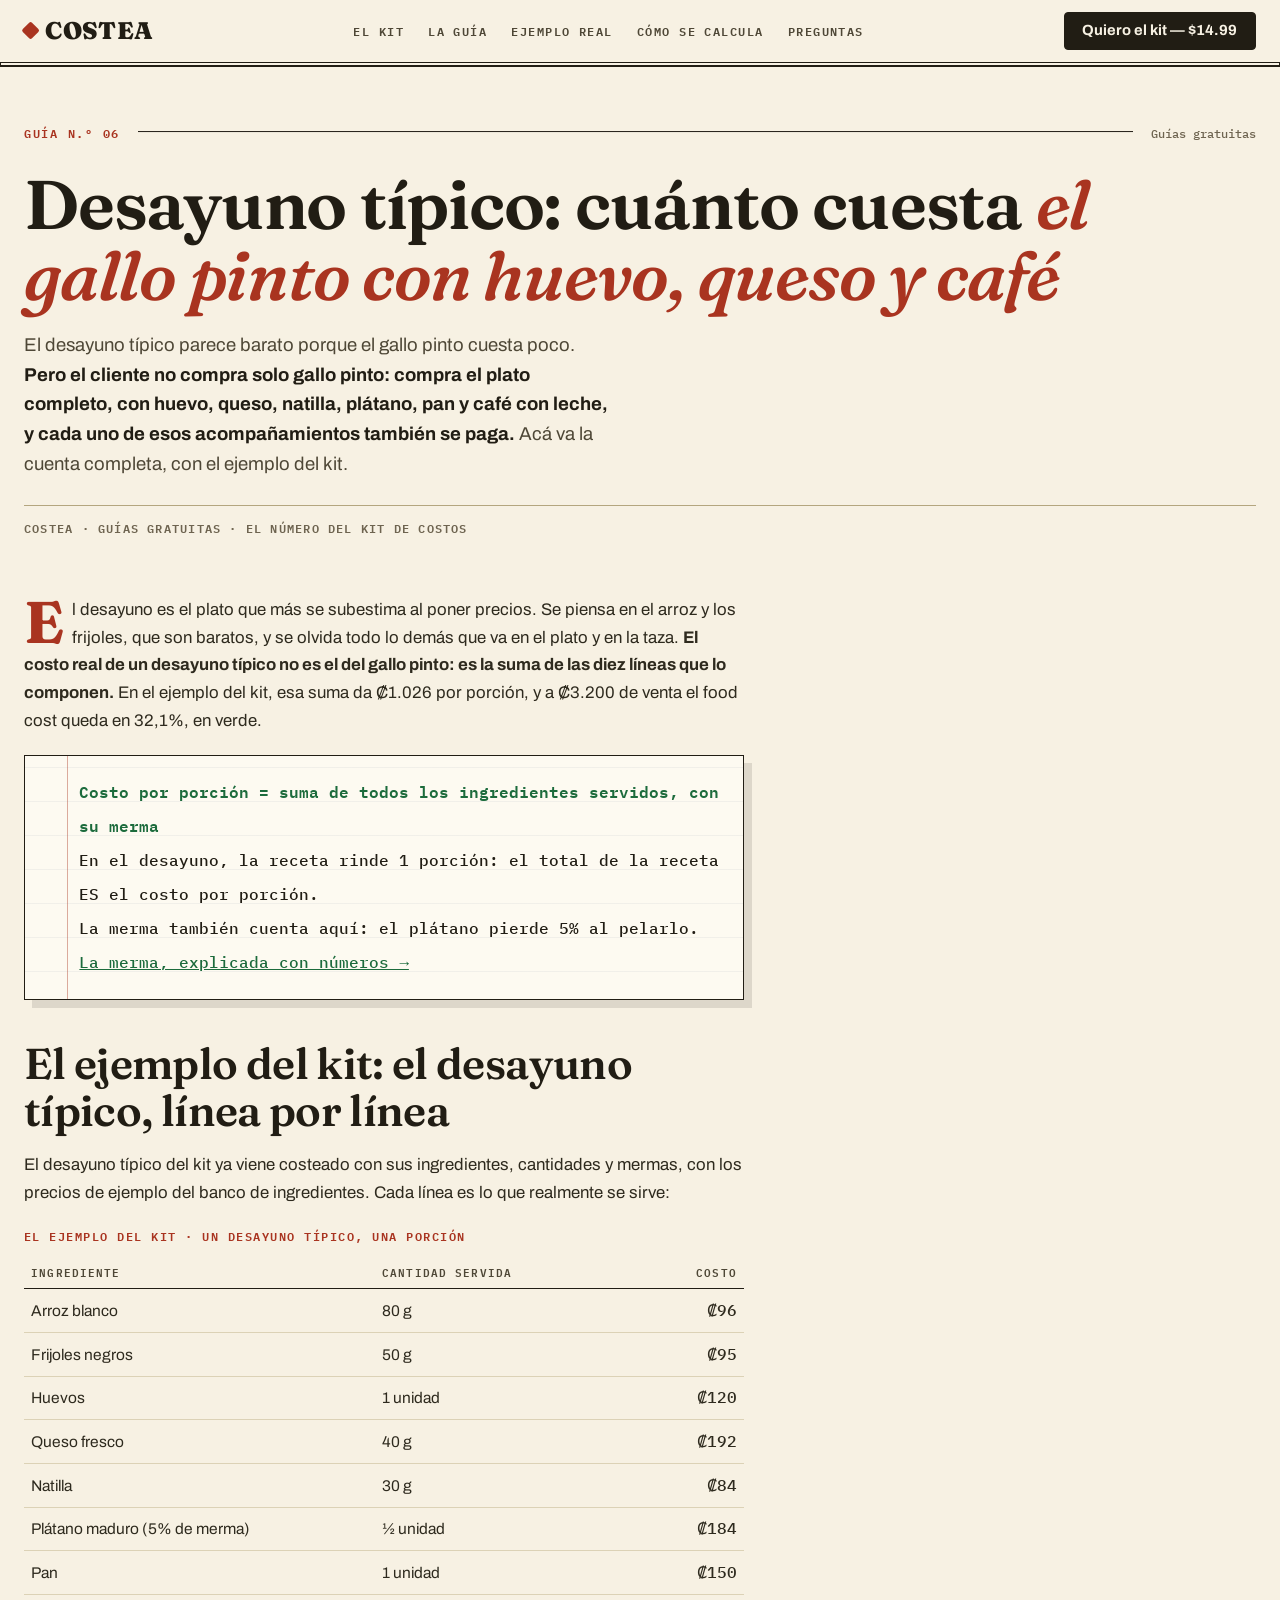
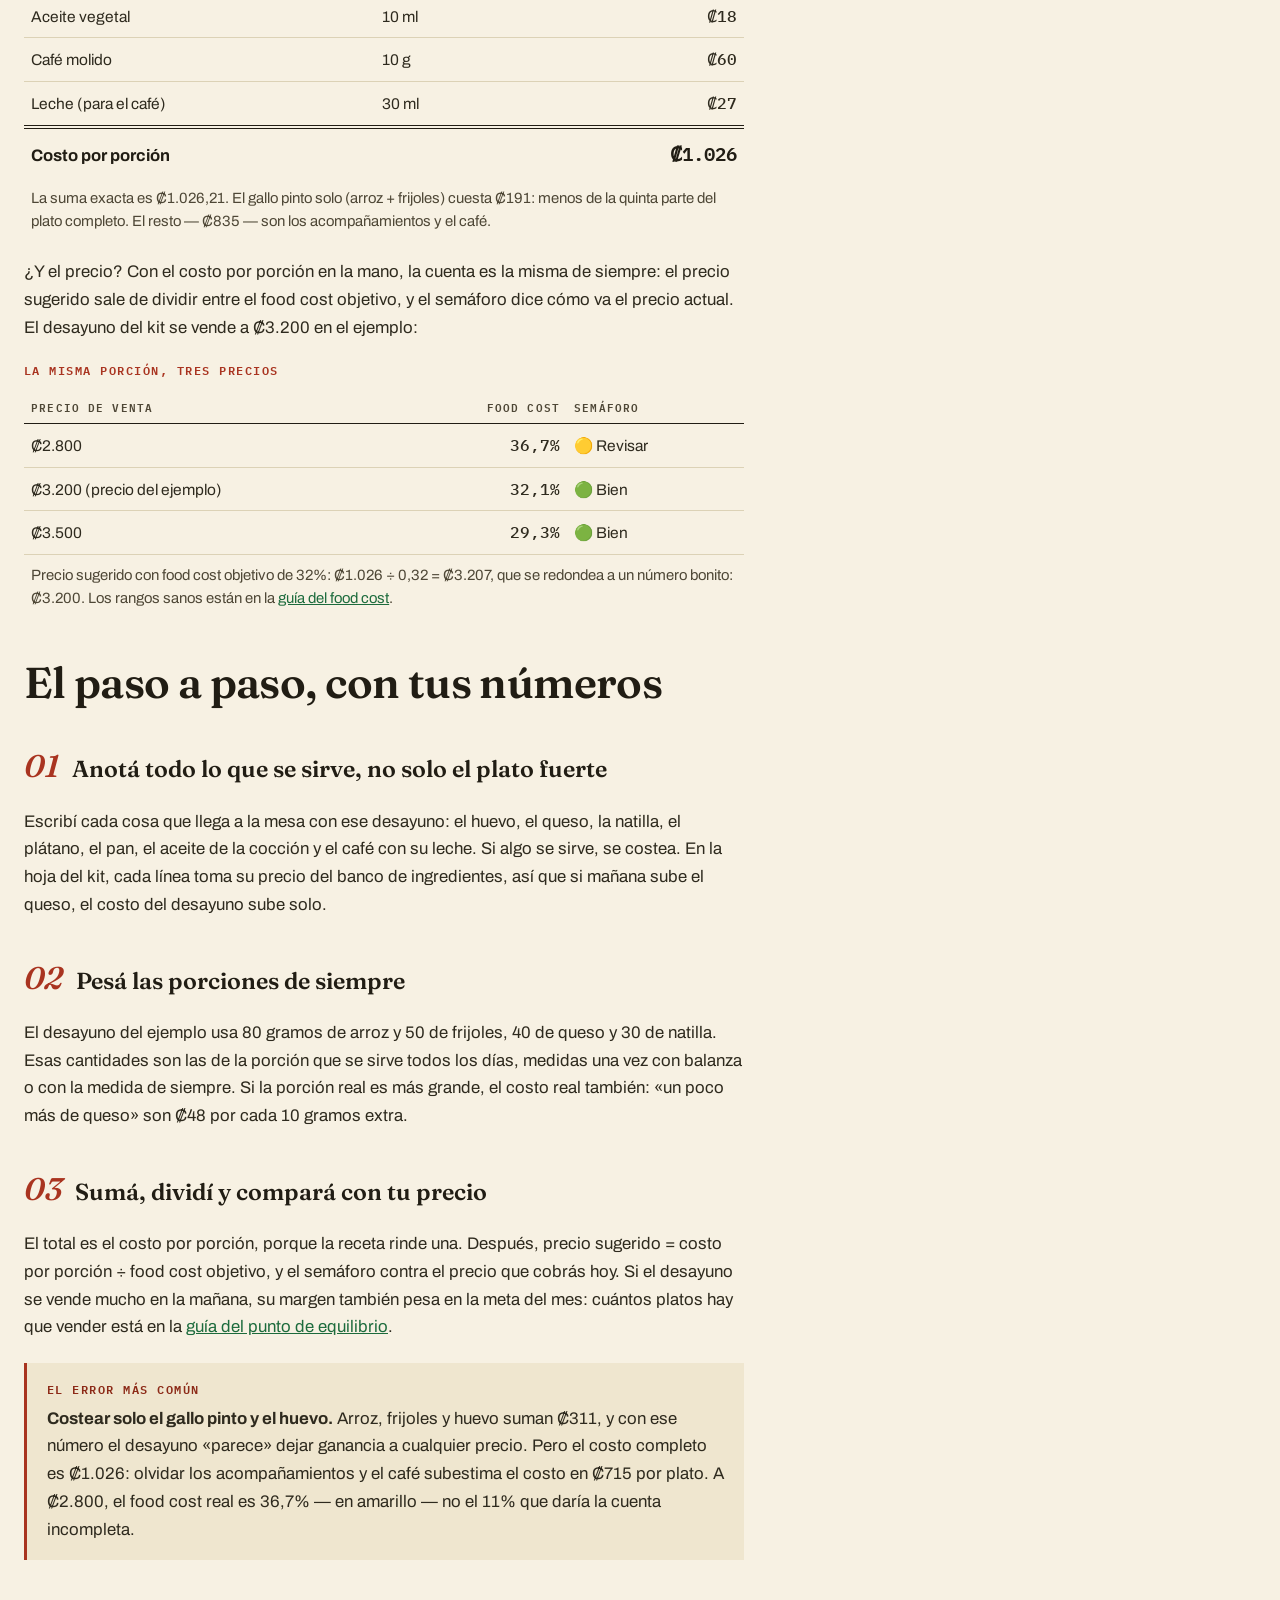
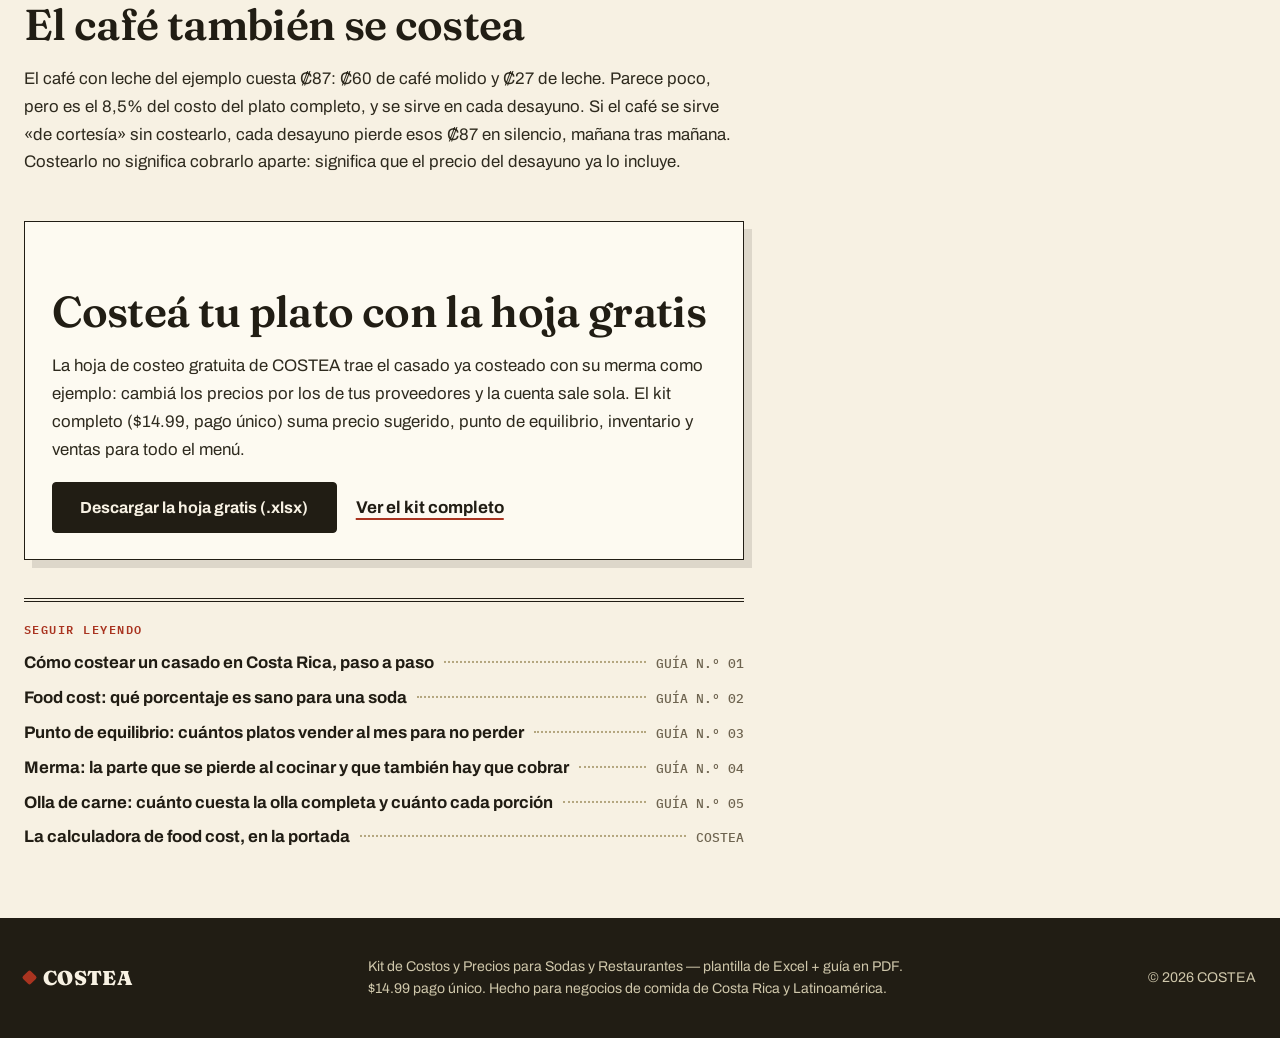
<file: guias/desayuno-tipico-costo-gallo-pinto.html>
<!DOCTYPE html>
<html lang="es">
<head>
<meta charset="UTF-8">
<meta name="viewport" content="width=device-width, initial-scale=1.0">
<title>Desayuno típico: cuánto cuesta el gallo pinto con huevo, queso y café — COSTEA</title>
<meta name="description" content="Un desayuno típico con gallo pinto cuesta ₡1.026 por porción en el ejemplo del kit: arroz, frijoles, huevo, queso, natilla, plátano, pan y café con leche. La cuenta completa y qué precio ponerle. Guía gratuita.">
<meta property="og:title" content="Desayuno típico: cuánto cuesta el gallo pinto con huevo, queso y café">
<meta property="og:description" content="El desayuno del kit cuesta ₡1.026 por porción. A ₡3.200 el food cost es 32,1%: en verde. La cuenta completa, línea por línea.">
<meta property="og:type" content="article">
<meta property="og:url" content="https://costea.pages.dev/guias/desayuno-tipico-costo-gallo-pinto">
<meta property="og:image" content="https://costea.pages.dev/assets/hoja-precio-sugerido.png">
<link rel="canonical" href="https://costea.pages.dev/guias/desayuno-tipico-costo-gallo-pinto">
<link rel="icon" href="data:image/svg+xml,%3Csvg xmlns='http://www.w3.org/2000/svg' viewBox='0 0 64 64'%3E%3Crect width='64' height='64' rx='10' fill='%23211D14'/%3E%3Crect x='9' y='9' width='46' height='46' rx='4' fill='none' stroke='%23F7F1E3' stroke-width='3'/%3E%3Ccircle cx='32' cy='40' r='6' fill='%23A93420'/%3E%3Crect x='20' y='20' width='24' height='4' fill='%23F7F1E3'/%3E%3C/svg%3E">
<script type="application/ld+json">
{"@context":"https://schema.org","@type":"Article","headline":"Desayuno típico: cuánto cuesta el gallo pinto con huevo, queso y café","description":"Cómo costear un desayuno típico completo: gallo pinto, huevo, queso, natilla, plátano, pan y café con leche, línea por línea, con el ejemplo del kit de COSTEA.","author":{"@type":"Organization","name":"COSTEA"},"publisher":{"@type":"Organization","name":"COSTEA"},"inLanguage":"es","mainEntityOfPage":"https://costea.pages.dev/guias/desayuno-tipico-costo-gallo-pinto"}
</script>
<script type="application/ld+json">
{"@context":"https://schema.org","@type":"BreadcrumbList","itemListElement":[{"@type":"ListItem","position":1,"name":"COSTEA","item":"https://costea.pages.dev/"},{"@type":"ListItem","position":2,"name":"Guías gratuitas","item":"https://costea.pages.dev/guias/desayuno-tipico-costo-gallo-pinto"},{"@type":"ListItem","position":3,"name":"Desayuno típico"}]}
</script>
<link rel="stylesheet" href="../assets/fonts.css">
<style>
/* ============================================================
   COSTEA — «El libro de cuentas» · páginas de guía
   Mismo sistema que la portada: papel crema, renglones de libro
   mayor, tinta verde de fórmula, tinta roja de anotación.
   ============================================================ */
:root{
  --paper:#F7F1E3; --paper-2:#FDFAF1; --paper-3:#EFE6CF;
  --ink:#211D14; --ink-2:#4E4736; --ink-3:#6E6450;
  --rule:#DCD2B6; --rule-2:#B4A67F;
  --rojo:#A93420; --rojo-osc:#8C2A17;
  --verde:#1C6B3C; --verde-bg:#E9EFE0;
  --ambar-bg:#F6EBC8; --ambar-tx:#7A5410;
  --rojo-bg:#F7E3DA;
  --oro:#D9A92C;
  --radius:4px;
}
*{margin:0;padding:0;box-sizing:border-box}
html{scroll-behavior:smooth}
@media (prefers-reduced-motion: reduce){ html{scroll-behavior:auto} *{animation:none!important;transition:none!important} }
body{font-family:'Archivo',system-ui,sans-serif;background:var(--paper);color:var(--ink);line-height:1.55;font-size:17px;-webkit-font-smoothing:antialiased}
img{max-width:100%;display:block}
a{color:var(--verde)}
:focus-visible{outline:3px solid var(--verde);outline-offset:2px}
footer :focus-visible{outline-color:var(--oro)}
.skip{position:absolute;left:-9999px;top:0;z-index:100;background:var(--ink);color:var(--paper);font-weight:700;padding:.65rem 1.1rem;border-radius:0 0 var(--radius) 0;text-decoration:none}
.skip:focus{left:0}
.wrap{width:min(1240px,100% - 3rem);margin-inline:auto}
.leader{display:flex;align-items:baseline;gap:.6rem}
.leader .dots{flex:1;min-width:1.6rem;border-bottom:2px dotted var(--rule-2);transform:translateY(-.3em)}
.folio-head{display:flex;align-items:baseline;gap:1.1rem;margin-bottom:1.6rem}
.folio-head .no{font-family:'IBM Plex Mono',monospace;font-size:.78rem;font-weight:600;letter-spacing:.14em;color:var(--rojo);white-space:nowrap}
.folio-head .ln{flex:1;border-top:1px solid var(--ink);transform:translateY(-.35em)}
.folio-head .pg{font-family:'IBM Plex Mono',monospace;font-size:.78rem;color:var(--ink-3);white-space:nowrap}
.btn{display:inline-flex;align-items:center;justify-content:center;gap:.55rem;background:var(--ink);color:var(--paper);font-weight:700;text-decoration:none;padding:.92rem 1.7rem;border-radius:var(--radius);border:1.5px solid var(--ink);cursor:pointer;font-size:1rem;line-height:1.2;transition:background .18s ease,border-color .18s ease,transform .12s ease}
.btn:hover{background:var(--rojo-osc);border-color:var(--rojo-osc)}
.btn:active{transform:translateY(1px)}
.btn.small{padding:.6rem 1.1rem;font-size:.92rem}
.folio{background:var(--paper-2);border:1.5px solid var(--ink);box-shadow:8px 8px 0 rgba(33,29,20,.12);position:relative}
.folio::before{content:"";position:absolute;top:0;bottom:0;left:2.6rem;width:1px;background:rgba(169,52,32,.4)}
.folio-in{padding:1.5rem 1.6rem 1.4rem 4rem;position:relative;background-image:linear-gradient(transparent 33px,rgba(70,90,120,.12) 34px);background-size:100% 34px;background-position:0 12px}
.dotp{border-radius:50%;border:1.8px solid rgba(33,29,20,.4);box-shadow:inset 0 0 0 1.5px rgba(255,255,255,.4);display:inline-block;width:.62em;height:.62em;vertical-align:-.03em}
.dotp.ok{background:#2F9E57}.dotp.mid{background:#DFA40C}.dotp.bad{background:var(--rojo)}

/* ---------- header ---------- */
header{position:sticky;top:0;z-index:50;background:var(--paper);border-bottom:1px solid var(--ink);box-shadow:0 3px 0 -1px var(--paper),0 4px 0 0 var(--ink)}
.header-in{display:flex;align-items:center;gap:1.6rem;padding:.72rem 0}
.logo{font-family:'Fraunces',Georgia,serif;font-weight:900;font-size:1.5rem;letter-spacing:.015em;color:var(--ink);text-decoration:none;display:flex;align-items:center;gap:.5rem}
.logo .dot{width:.55em;height:.55em;background:var(--rojo);border-radius:2px;display:inline-block;transform:rotate(45deg)}
nav{margin-left:auto;display:flex;gap:1.5rem}
nav a{color:var(--ink-2);text-decoration:none;font-family:'IBM Plex Mono',monospace;font-size:.76rem;font-weight:600;letter-spacing:.12em;text-transform:uppercase;padding:.4rem 0;transition:color .15s ease}
nav a:hover{color:var(--rojo-osc);text-decoration:underline;text-underline-offset:5px}

/* ---------- encabezado de la guía ---------- */
.doc-head{padding:3.8rem 0 0}
.doc-head h1{font-family:'Fraunces',Georgia,serif;font-weight:620;font-size:clamp(2.5rem,5.6vw,4.3rem);line-height:1.04;letter-spacing:-.018em;max-width:16em}
.doc-head h1 em{font-style:italic;font-weight:560;color:var(--rojo)}
.doc-head .deck{margin-top:1.2rem;font-size:1.16rem;line-height:1.6;color:var(--ink-2);max-width:37rem}
.doc-head .deck strong{color:var(--ink)}
.doc-meta{margin-top:1.6rem;border-top:1px solid var(--rule-2);padding-top:.8rem;font-family:'IBM Plex Mono',monospace;font-size:.76rem;font-weight:600;letter-spacing:.1em;text-transform:uppercase;color:var(--ink-3)}

/* ---------- artículo editorial ---------- */
article.seo{max-width:45rem;padding:2.6rem 0 4.2rem}
article.seo h2{font-family:'Fraunces',Georgia,serif;font-weight:600;font-size:clamp(1.9rem,3.8vw,2.7rem);line-height:1.08;letter-spacing:-.015em;margin-top:2.6rem}
article.seo h3{margin-top:2.2rem;font-family:'Fraunces',Georgia,serif;font-size:1.45rem;font-weight:600;display:flex;gap:.8rem;align-items:baseline}
article.seo h3 .pn{font-style:italic;font-weight:560;color:var(--rojo);font-size:1.35em;flex:none}
article.seo p{margin-top:1.05rem;color:#2E2A1E;font-size:1.05rem;line-height:1.65}
article.seo p.first::first-letter{font-family:'Fraunces',Georgia,serif;font-weight:700;font-size:3.5em;float:left;line-height:.82;padding:.04em .14em 0 0;color:var(--rojo)}
article.seo ul{margin:1rem 0 0;list-style:none;display:grid;gap:.6rem;color:#2E2A1E;font-size:1.03rem}
article.seo ul li{display:flex;gap:.65rem;align-items:flex-start}
article.seo ul li svg{flex:none;margin-top:.3em}
.formula{margin-top:1.3rem}
.formula .folio-in{padding:1.2rem 1.3rem 1.2rem 3.4rem;font-family:'IBM Plex Mono',monospace;font-variant-numeric:tabular-nums;font-size:.99rem;line-height:34px}
.formula b{color:var(--verde)}
article.seo .ej{border-left:3.5px solid var(--rojo);background:var(--paper-3);padding:1.05rem 1.25rem;margin-top:1.4rem}
article.seo .ej p{margin-top:0}
article.seo .ej .ojo{font-family:'IBM Plex Mono',monospace;font-size:.72rem;font-weight:600;letter-spacing:.13em;text-transform:uppercase;color:var(--rojo-osc);display:block;margin-bottom:.35rem}

/* La tabla-asiento: el renglón del libro donde se asienta la cuenta */
.tbl-wrap{margin-top:1.3rem;overflow-x:auto;-webkit-overflow-scrolling:touch}
table.asiento{width:100%;border-collapse:collapse;font-size:.97rem;min-width:30rem}
table.asiento caption{text-align:left;font-family:'IBM Plex Mono',monospace;font-size:.72rem;font-weight:600;letter-spacing:.13em;text-transform:uppercase;color:var(--rojo);padding-bottom:.6rem}
table.asiento th{font-family:'IBM Plex Mono',monospace;font-size:.7rem;font-weight:600;letter-spacing:.1em;text-transform:uppercase;color:var(--ink-2);text-align:left;padding:.5rem .45rem;border-bottom:1.5px solid var(--ink)}
table.asiento td{padding:.55rem .45rem;border-bottom:1px solid var(--rule);color:#2E2A1E;vertical-align:baseline}
table.asiento .n{text-align:right;font-family:'IBM Plex Mono',monospace;font-variant-numeric:tabular-nums;white-space:nowrap}
table.asiento th.n{text-align:right}
table.asiento tr.tot td{border-top:4px double var(--ink);border-bottom:0;font-weight:700;color:var(--ink);font-size:1.04rem;padding-top:.7rem}
table.asiento tr.tot .n{font-size:1.18rem}
table.asiento tr.sub td{border-bottom:0;color:var(--ink-2);font-size:.93rem}

/* Rangos del semáforo, como asientos con su luz */
.rango{display:flex;gap:1rem;padding:1.15rem 0;border-top:1px solid var(--rule-2)}
.rango:last-of-type{border-bottom:1px solid var(--rule-2)}
.rango .light{width:1.15rem;height:1.15rem;border-radius:50%;flex:none;margin-top:.3rem;border:2px solid rgba(33,29,20,.45);box-shadow:inset 0 0 0 2px rgba(255,255,255,.4),0 1px 2px rgba(33,29,20,.25)}
.rango .light.ok{background:#2F9E57}.rango .light.mid{background:#DFA40C}.rango .light.bad{background:var(--rojo)}
.rango .rpct{font-family:'IBM Plex Mono',monospace;font-variant-numeric:tabular-nums;font-weight:600;font-size:1.3rem;white-space:nowrap;min-width:6.2rem}
.rango p{margin-top:.15rem!important;font-size:1rem!important}
.rango p b{color:var(--ink)}

/* Cierre de la guía: asiento con los enlaces del libro */
.guia-cta{background:var(--paper-2);border:1.5px solid var(--ink);box-shadow:8px 8px 0 rgba(33,29,20,.12);padding:1.6rem 1.7rem;margin-top:2.8rem}
.guia-cta h2{font-family:'Fraunces',Georgia,serif;font-weight:600;font-size:1.7rem;line-height:1.12;margin-top:0}
.guia-cta p{margin-top:.6rem;color:var(--ink-2);font-size:1rem}
.guia-cta .row{margin-top:1.2rem;display:flex;gap:1.2rem;align-items:center;flex-wrap:wrap}
.guia-cta .alt{color:var(--ink);font-weight:700;text-decoration:underline;text-underline-offset:5px;text-decoration-color:var(--rojo);text-decoration-thickness:2px}
.guia-cta .alt:hover{color:var(--rojo-osc)}
.next-list{margin-top:2.4rem;border-top:4px double var(--ink);padding-top:1.2rem}
.next-list .k{font-family:'IBM Plex Mono',monospace;font-size:.72rem;font-weight:600;letter-spacing:.13em;text-transform:uppercase;color:var(--rojo);display:block;margin-bottom:.7rem}
.next-list .leader{font-size:1.05rem;margin-top:.55rem}
.next-list a{color:var(--ink);font-weight:700;text-decoration:none}
.next-list a:hover{color:var(--rojo-osc);text-decoration:underline;text-underline-offset:4px}
.next-list .pg{font-family:'IBM Plex Mono',monospace;font-size:.8rem;color:var(--ink-3);white-space:nowrap}

/* ---------- footer ---------- */
footer{background:var(--ink);color:#CFC7AB;padding:2.4rem 0}
.footer-in{display:flex;gap:1.5rem;flex-wrap:wrap;align-items:center;justify-content:space-between}
footer .logo{color:var(--paper);font-size:1.25rem}
footer p{font-size:.88rem;max-width:34rem}
footer a{color:var(--oro)}
@media print{ header{position:static} }

@media (max-width: 900px){
  nav{display:none}
  .doc-head{padding:2.6rem 0 0}
}
@media (max-width: 520px){
  body{font-size:16px}
  .wrap{width:calc(100% - 2.2rem)}
  .formula .folio-in{padding:1.05rem .9rem 1.05rem 2.6rem;font-size:.86rem}
  .folio::before{left:1.7rem}
  .rango{flex-wrap:wrap;gap:.4rem .8rem}
  .rango .rpct{min-width:0}
  .guia-cta{padding:1.3rem 1.15rem}
  .header-in{gap:.8rem}
}
</style>
</head>
<body>
<a class="skip" href="#top">Saltar al contenido</a>

<header>
  <div class="wrap header-in">
    <a class="logo" href="../index.html"><span class="dot"></span>COSTEA</a>
    <nav aria-label="Secciones">
      <a href="../index.html#kit">El kit</a>
      <a href="../index.html#guia">La guía</a>
      <a href="../index.html#ejemplo">Ejemplo real</a>
      <a href="../index.html#como-calcular">Cómo se calcula</a>
      <a href="../index.html#preguntas">Preguntas</a>
    </nav>
    <a class="btn small" href="../index.html#comprar" style="margin-left:auto">Quiero el kit — $14.99</a>
  </div>
</header>

<main id="top" tabindex="-1">
  <div class="wrap">
    <div class="doc-head">
      <div class="folio-head"><span class="no">GUÍA N.º 06</span><span class="ln" aria-hidden="true"></span><span class="pg">Guías gratuitas</span></div>
      <h1>Desayuno típico: cuánto cuesta <em>el gallo pinto con huevo, queso y café</em></h1>
      <p class="deck">El desayuno típico parece barato porque el gallo pinto cuesta poco. <strong>Pero el cliente no compra solo gallo pinto: compra el plato completo, con huevo, queso, natilla, plátano, pan y café con leche, y cada uno de esos acompañamientos también se paga.</strong> Acá va la cuenta completa, con el ejemplo del kit.</p>
      <p class="doc-meta">COSTEA · Guías gratuitas · El número del kit de costos</p>
    </div>

    <article class="seo">
      <p class="first">El desayuno es el plato que más se subestima al poner precios. Se piensa en el arroz y los frijoles, que son baratos, y se olvida todo lo demás que va en el plato y en la taza. <strong>El costo real de un desayuno típico no es el del gallo pinto: es la suma de las diez líneas que lo componen.</strong> En el ejemplo del kit, esa suma da ₡1.026 por porción, y a ₡3.200 de venta el food cost queda en 32,1%, en verde.</p>
      <div class="folio formula">
        <div class="folio-in">
          <b>Costo por porción = suma de todos los ingredientes servidos, con su merma</b><br>
          En el desayuno, la receta rinde 1 porción: el total de la receta ES el costo por porción.<br>
          La merma también cuenta aquí: el plátano pierde 5% al pelarlo.<br>
          <a href="merma-costo-plato.html">La merma, explicada con números →</a>
        </div>
      </div>

      <h2>El ejemplo del kit: el desayuno típico, línea por línea</h2>
      <p>El desayuno típico del kit ya viene costeado con sus ingredientes, cantidades y mermas, con los precios de ejemplo del banco de ingredientes. Cada línea es lo que realmente se sirve:</p>
      <div class="tbl-wrap">
        <table class="asiento">
          <caption>El ejemplo del kit · un desayuno típico, una porción</caption>
          <thead>
            <tr><th>Ingrediente</th><th>Cantidad servida</th><th class="n">Costo</th></tr>
          </thead>
          <tbody>
            <tr><td>Arroz blanco</td><td>80 g</td><td class="n">₡96</td></tr>
            <tr><td>Frijoles negros</td><td>50 g</td><td class="n">₡95</td></tr>
            <tr><td>Huevos</td><td>1 unidad</td><td class="n">₡120</td></tr>
            <tr><td>Queso fresco</td><td>40 g</td><td class="n">₡192</td></tr>
            <tr><td>Natilla</td><td>30 g</td><td class="n">₡84</td></tr>
            <tr><td>Plátano maduro (5% de merma)</td><td>½ unidad</td><td class="n">₡184</td></tr>
            <tr><td>Pan</td><td>1 unidad</td><td class="n">₡150</td></tr>
            <tr><td>Aceite vegetal</td><td>10 ml</td><td class="n">₡18</td></tr>
            <tr><td>Café molido</td><td>10 g</td><td class="n">₡60</td></tr>
            <tr><td>Leche (para el café)</td><td>30 ml</td><td class="n">₡27</td></tr>
            <tr class="tot"><td>Costo por porción</td><td></td><td class="n">₡1.026</td></tr>
            <tr class="sub"><td colspan="3">La suma exacta es ₡1.026,21. El gallo pinto solo (arroz + frijoles) cuesta ₡191: menos de la quinta parte del plato completo. El resto — ₡835 — son los acompañamientos y el café.</td></tr>
          </tbody>
        </table>
      </div>
      <p>¿Y el precio? Con el costo por porción en la mano, la cuenta es la misma de siempre: el precio sugerido sale de dividir entre el food cost objetivo, y el semáforo dice cómo va el precio actual. El desayuno del kit se vende a ₡3.200 en el ejemplo:</p>
      <div class="tbl-wrap">
        <table class="asiento">
          <caption>La misma porción, tres precios</caption>
          <thead>
            <tr><th>Precio de venta</th><th class="n">Food cost</th><th>Semáforo</th></tr>
          </thead>
          <tbody>
            <tr><td>₡2.800</td><td class="n">36,7%</td><td>🟡 Revisar</td></tr>
            <tr><td>₡3.200 (precio del ejemplo)</td><td class="n">32,1%</td><td>🟢 Bien</td></tr>
            <tr><td>₡3.500</td><td class="n">29,3%</td><td>🟢 Bien</td></tr>
            <tr class="sub"><td colspan="3">Precio sugerido con food cost objetivo de 32%: ₡1.026 ÷ 0,32 = ₡3.207, que se redondea a un número bonito: ₡3.200. Los rangos sanos están en la <a href="food-cost-porcentaje.html">guía del food cost</a>.</td></tr>
          </tbody>
        </table>
      </div>

      <h2>El paso a paso, con tus números</h2>

      <h3><span class="pn">01</span> Anotá todo lo que se sirve, no solo el plato fuerte</h3>
      <p>Escribí cada cosa que llega a la mesa con ese desayuno: el huevo, el queso, la natilla, el plátano, el pan, el aceite de la cocción y el café con su leche. Si algo se sirve, se costea. En la hoja del kit, cada línea toma su precio del banco de ingredientes, así que si mañana sube el queso, el costo del desayuno sube solo.</p>

      <h3><span class="pn">02</span> Pesá las porciones de siempre</h3>
      <p>El desayuno del ejemplo usa 80 gramos de arroz y 50 de frijoles, 40 de queso y 30 de natilla. Esas cantidades son las de la porción que se sirve todos los días, medidas una vez con balanza o con la medida de siempre. Si la porción real es más grande, el costo real también: «un poco más de queso» son ₡48 por cada 10 gramos extra.</p>

      <h3><span class="pn">03</span> Sumá, dividí y compará con tu precio</h3>
      <p>El total es el costo por porción, porque la receta rinde una. Después, precio sugerido = costo por porción ÷ food cost objetivo, y el semáforo contra el precio que cobrás hoy. Si el desayuno se vende mucho en la mañana, su margen también pesa en la meta del mes: cuántos platos hay que vender está en la <a href="punto-de-equilibrio.html">guía del punto de equilibrio</a>.</p>

      <div class="ej">
        <p><span class="ojo">El error más común</span><strong>Costear solo el gallo pinto y el huevo.</strong> Arroz, frijoles y huevo suman ₡311, y con ese número el desayuno «parece» dejar ganancia a cualquier precio. Pero el costo completo es ₡1.026: olvidar los acompañamientos y el café subestima el costo en ₡715 por plato. A ₡2.800, el food cost real es 36,7% — en amarillo — no el 11% que daría la cuenta incompleta.</p>
      </div>

      <h2>El café también se costea</h2>
      <p>El café con leche del ejemplo cuesta ₡87: ₡60 de café molido y ₡27 de leche. Parece poco, pero es el 8,5% del costo del plato completo, y se sirve en cada desayuno. Si el café se sirve «de cortesía» sin costearlo, cada desayuno pierde esos ₡87 en silencio, mañana tras mañana. Costearlo no significa cobrarlo aparte: significa que el precio del desayuno ya lo incluye.</p>
      <div class="guia-cta">
        <h2>Costeá tu plato con la hoja gratis</h2>
        <p>La hoja de costeo gratuita de COSTEA trae el casado ya costeado con su merma como ejemplo: cambiá los precios por los de tus proveedores y la cuenta sale sola. El kit completo ($14.99, pago único) suma precio sugerido, punto de equilibrio, inventario y ventas para todo el menú.</p>
        <div class="row">
          <a class="btn" href="../hoja-de-costeo-gratis.xlsx" download>Descargar la hoja gratis (.xlsx)</a>
          <a class="alt" href="../index.html#comprar">Ver el kit completo</a>
        </div>
      </div>

      <div class="next-list">
        <span class="k">Seguir leyendo</span>
        <div class="leader"><a href="costear-un-casado.html">Cómo costear un casado en Costa Rica, paso a paso</a><span class="dots" aria-hidden="true"></span><span class="pg">GUÍA N.º 01</span></div>
        <div class="leader"><a href="food-cost-porcentaje.html">Food cost: qué porcentaje es sano para una soda</a><span class="dots" aria-hidden="true"></span><span class="pg">GUÍA N.º 02</span></div>
        <div class="leader"><a href="punto-de-equilibrio.html">Punto de equilibrio: cuántos platos vender al mes para no perder</a><span class="dots" aria-hidden="true"></span><span class="pg">GUÍA N.º 03</span></div>
        <div class="leader"><a href="merma-costo-plato.html">Merma: la parte que se pierde al cocinar y que también hay que cobrar</a><span class="dots" aria-hidden="true"></span><span class="pg">GUÍA N.º 04</span></div>
        <div class="leader"><a href="olla-de-carne-costo-porcion.html">Olla de carne: cuánto cuesta la olla completa y cuánto cada porción</a><span class="dots" aria-hidden="true"></span><span class="pg">GUÍA N.º 05</span></div>
        <div class="leader"><a href="../index.html#top">La calculadora de food cost, en la portada</a><span class="dots" aria-hidden="true"></span><span class="pg">COSTEA</span></div>
      </div>
    </article>
  </div>
</main>

<footer>
  <div class="wrap footer-in">
    <a class="logo" href="../index.html"><span class="dot"></span>COSTEA</a>
    <p>Kit de Costos y Precios para Sodas y Restaurantes — plantilla de Excel + guía en PDF. $14.99 pago único. Hecho para negocios de comida de Costa Rica y Latinoamérica.</p>
    <p>© 2026 COSTEA</p>
  </div>
</footer>

</body>
</html>
</file>
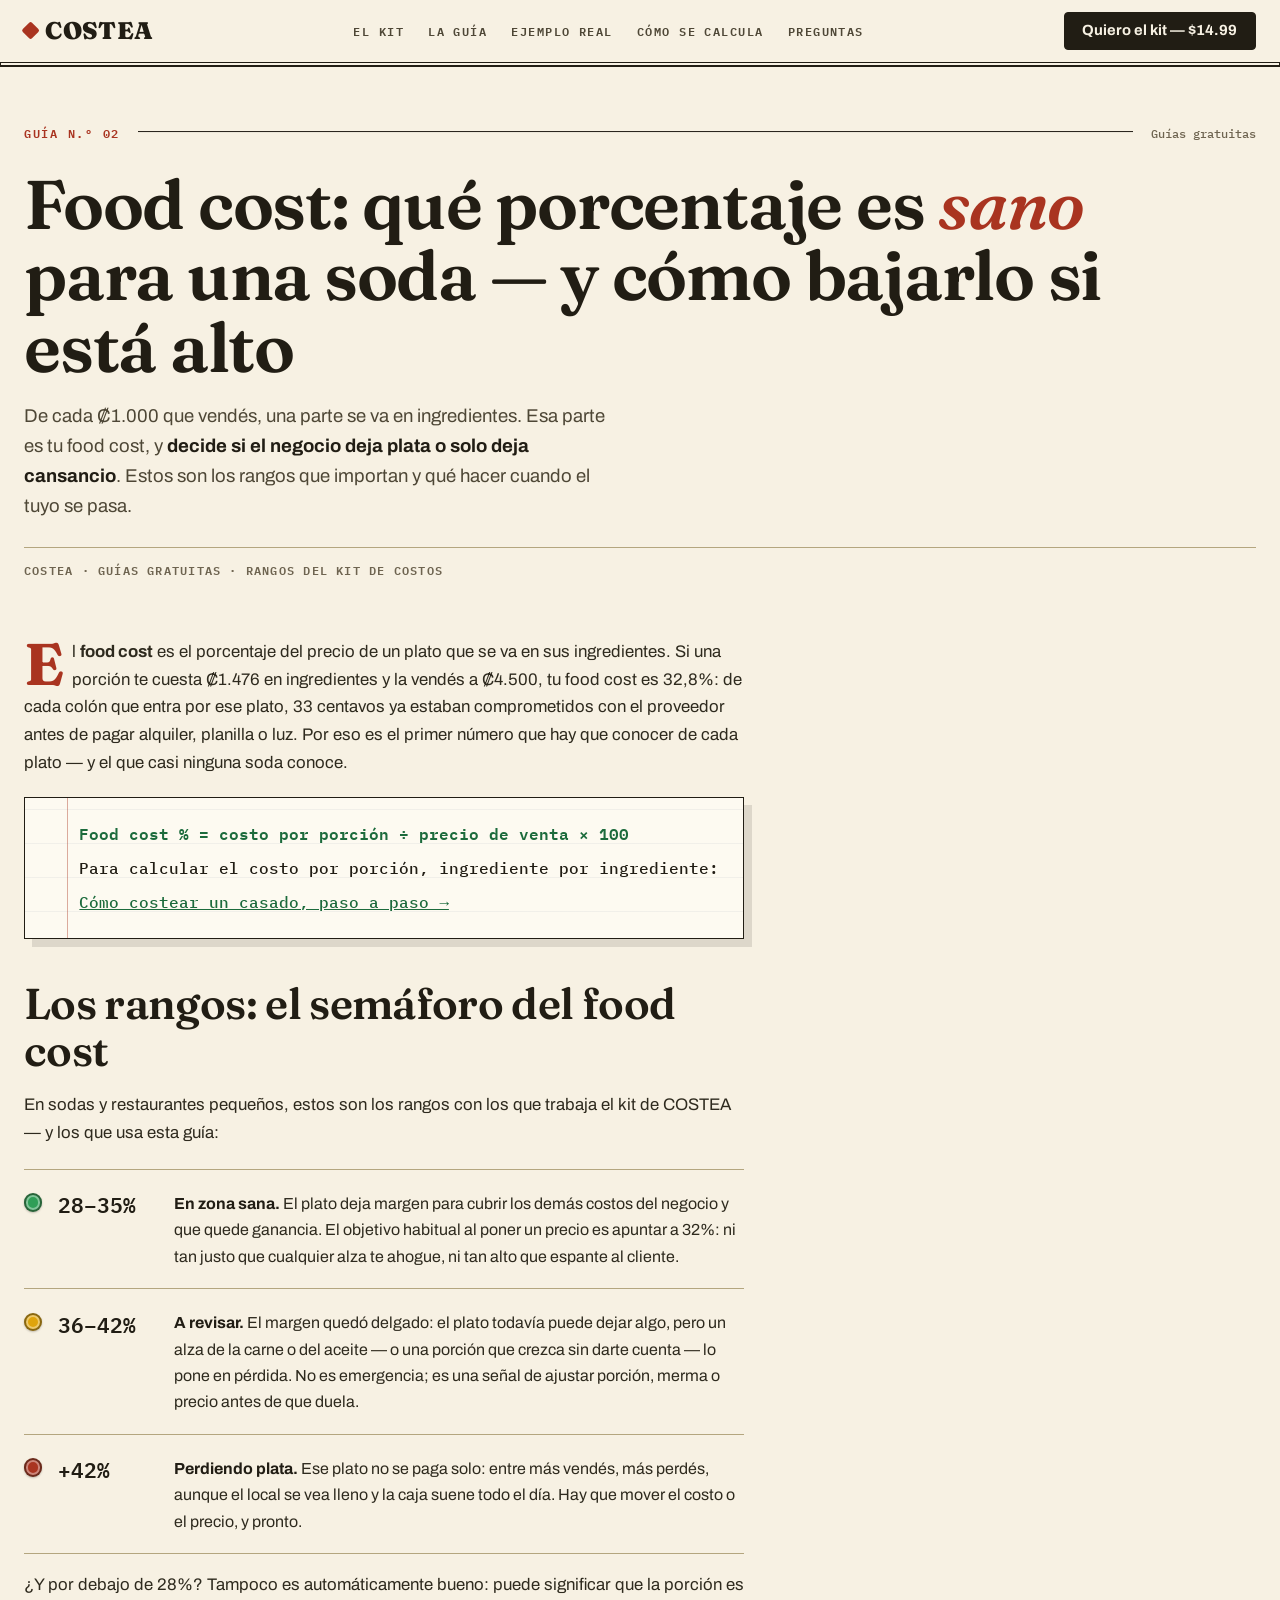
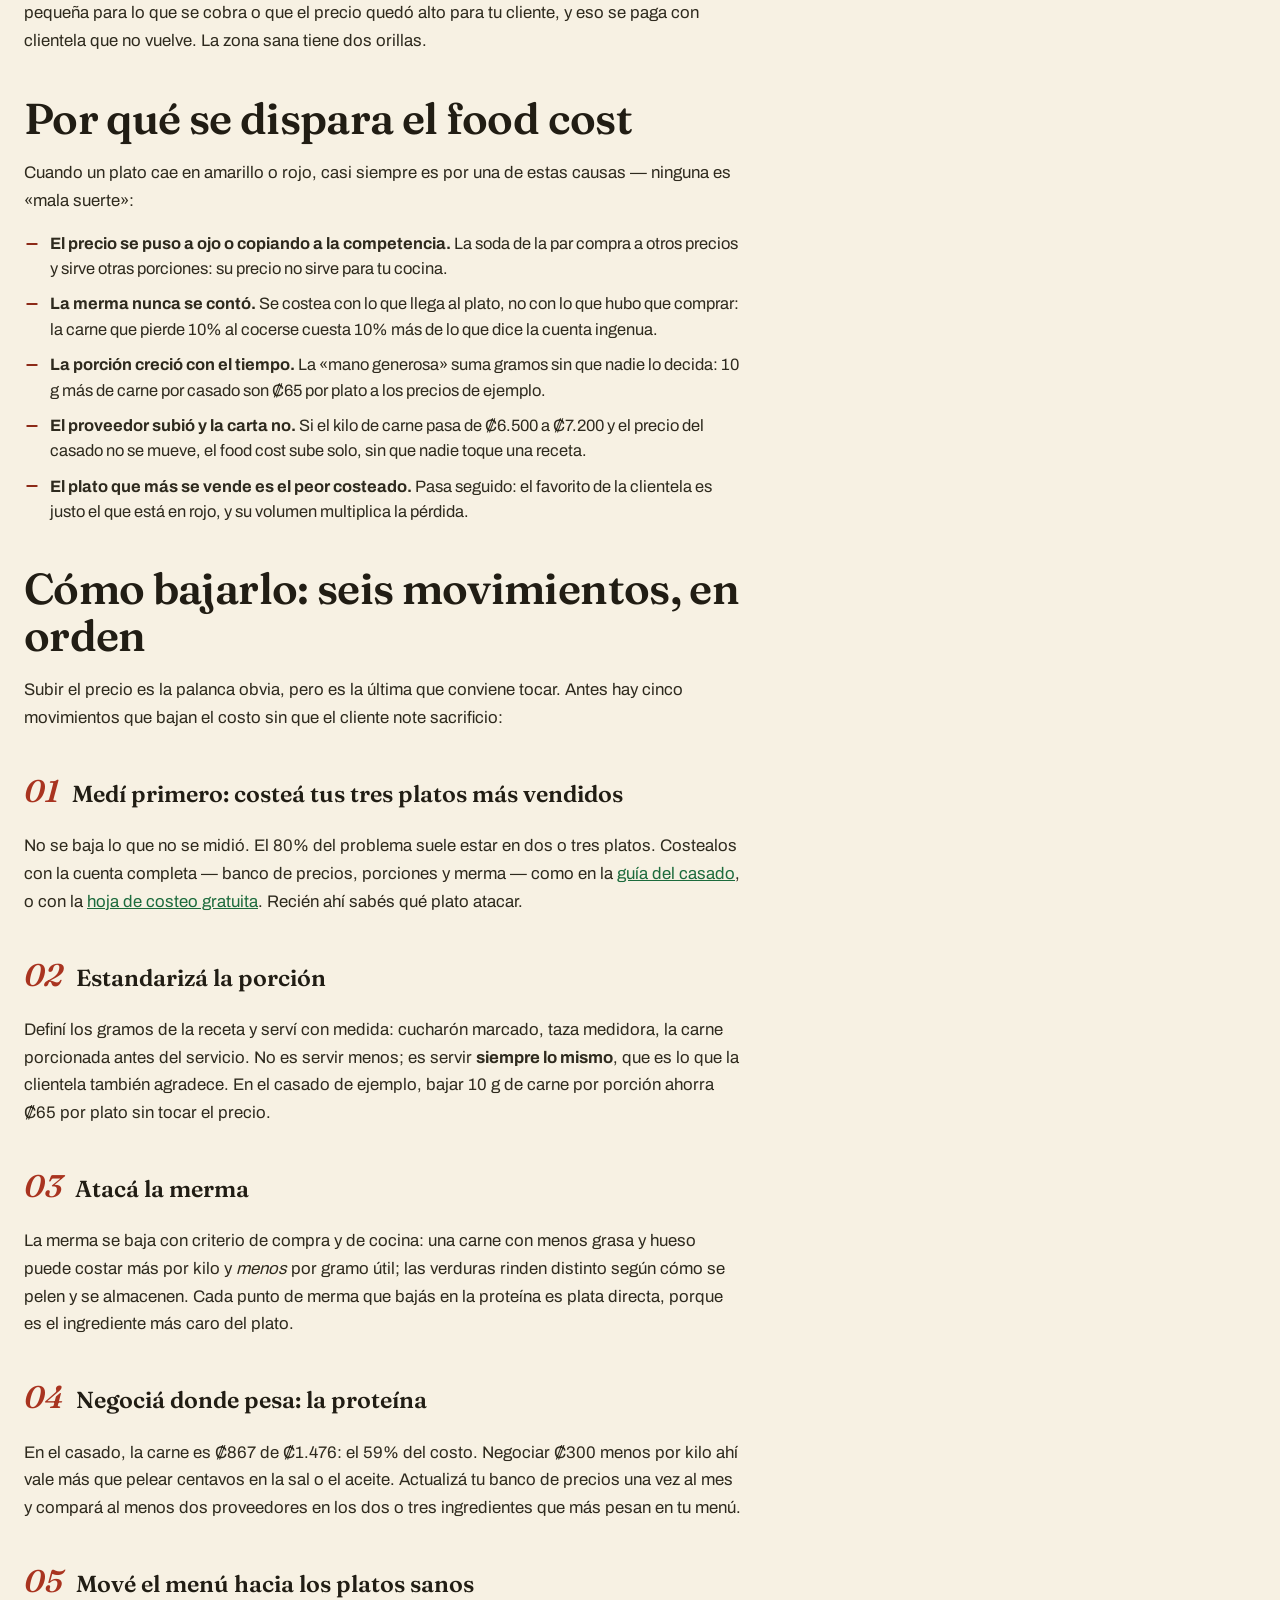
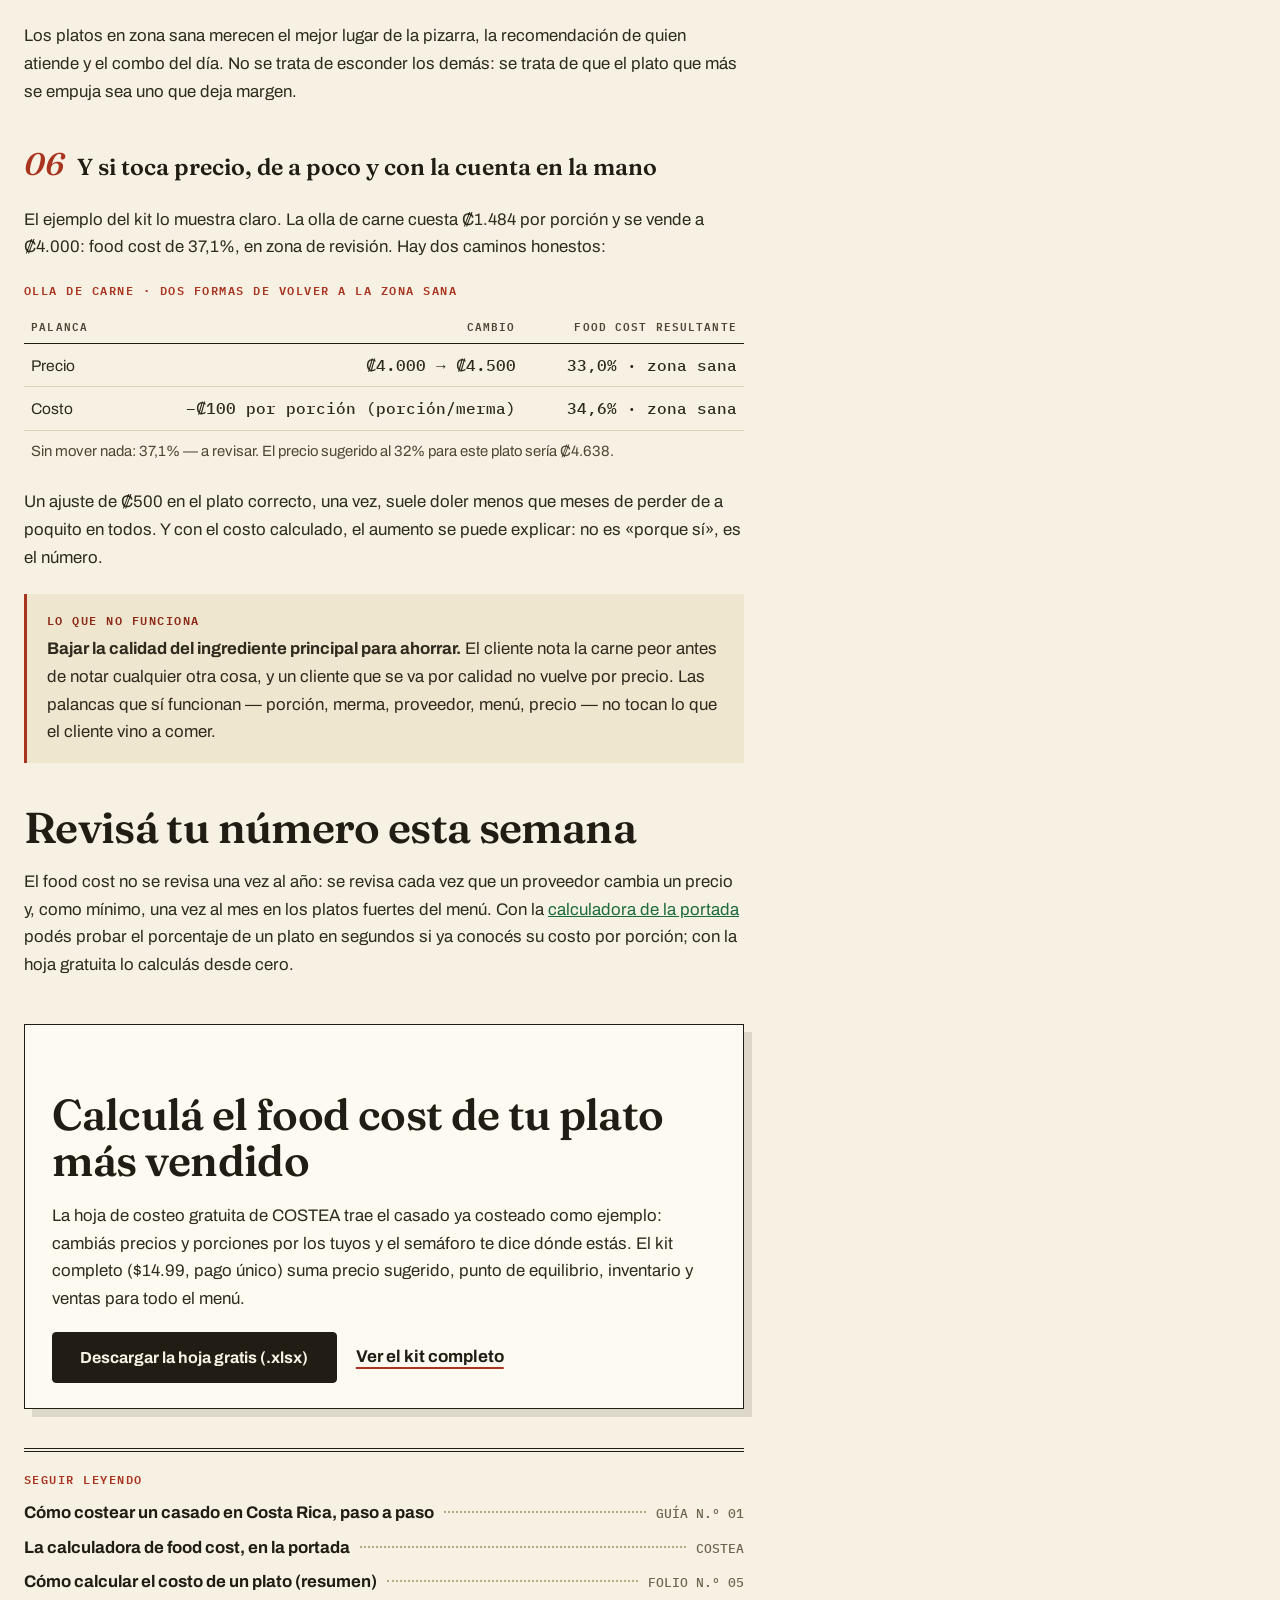
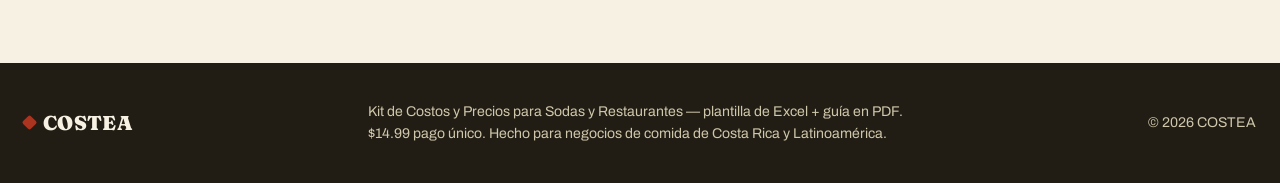
<file: guias/food-cost-porcentaje.html>
<!DOCTYPE html>
<html lang="es">
<head>
<meta charset="UTF-8">
<meta name="viewport" content="width=device-width, initial-scale=1.0">
<title>Food cost: qué porcentaje es sano para una soda y cómo bajarlo — COSTEA</title>
<meta name="description" content="El food cost sano en una soda es 28% a 35%. Qué significa cada rango del semáforo, por qué se dispara y las acciones concretas para bajarlo sin espantar clientes. Guía gratuita de COSTEA.">
<meta property="og:title" content="Food cost: qué porcentaje es sano para una soda y cómo bajarlo si está alto">
<meta property="og:description" content="Rangos del semáforo (hasta 35% sano, 36–42% revisar, más de 42% perdiendo), causas típicas y acciones concretas para bajar el food cost.">
<meta property="og:type" content="article">
<meta property="og:url" content="https://costea.pages.dev/guias/food-cost-porcentaje">
<meta property="og:image" content="https://costea.pages.dev/assets/hoja-precio-sugerido.png">
<link rel="canonical" href="https://costea.pages.dev/guias/food-cost-porcentaje">
<link rel="icon" href="data:image/svg+xml,%3Csvg xmlns='http://www.w3.org/2000/svg' viewBox='0 0 64 64'%3E%3Crect width='64' height='64' rx='10' fill='%23211D14'/%3E%3Crect x='9' y='9' width='46' height='46' rx='4' fill='none' stroke='%23F7F1E3' stroke-width='3'/%3E%3Ccircle cx='32' cy='40' r='6' fill='%23A93420'/%3E%3Crect x='20' y='20' width='24' height='4' fill='%23F7F1E3'/%3E%3C/svg%3E">
<script type="application/ld+json">
{"@context":"https://schema.org","@type":"Article","headline":"Food cost: qué porcentaje es sano para una soda y cómo bajarlo si está alto","description":"Rangos sanos de food cost para sodas y restaurantes pequeños, causas típicas de un food cost alto y acciones concretas para bajarlo.","author":{"@type":"Organization","name":"COSTEA"},"publisher":{"@type":"Organization","name":"COSTEA"},"inLanguage":"es","mainEntityOfPage":"https://costea.pages.dev/guias/food-cost-porcentaje"}
</script>
<script type="application/ld+json">
{"@context":"https://schema.org","@type":"BreadcrumbList","itemListElement":[{"@type":"ListItem","position":1,"name":"COSTEA","item":"https://costea.pages.dev/"},{"@type":"ListItem","position":2,"name":"Guías gratuitas","item":"https://costea.pages.dev/guias/food-cost-porcentaje"},{"@type":"ListItem","position":3,"name":"Food cost: porcentaje sano"}]}
</script>
<link rel="stylesheet" href="../assets/fonts.css">
<style>
/* ============================================================
   COSTEA — «El libro de cuentas» · páginas de guía
   Mismo sistema que la portada: papel crema, renglones de libro
   mayor, tinta verde de fórmula, tinta roja de anotación.
   ============================================================ */
:root{
  --paper:#F7F1E3; --paper-2:#FDFAF1; --paper-3:#EFE6CF;
  --ink:#211D14; --ink-2:#4E4736; --ink-3:#6E6450;
  --rule:#DCD2B6; --rule-2:#B4A67F;
  --rojo:#A93420; --rojo-osc:#8C2A17;
  --verde:#1C6B3C; --verde-bg:#E9EFE0;
  --ambar-bg:#F6EBC8; --ambar-tx:#7A5410;
  --rojo-bg:#F7E3DA;
  --oro:#D9A92C;
  --radius:4px;
}
*{margin:0;padding:0;box-sizing:border-box}
html{scroll-behavior:smooth}
@media (prefers-reduced-motion: reduce){ html{scroll-behavior:auto} *{animation:none!important;transition:none!important} }
body{font-family:'Archivo',system-ui,sans-serif;background:var(--paper);color:var(--ink);line-height:1.55;font-size:17px;-webkit-font-smoothing:antialiased}
img{max-width:100%;display:block}
a{color:var(--verde)}
:focus-visible{outline:3px solid var(--verde);outline-offset:2px}
footer :focus-visible{outline-color:var(--oro)}
.skip{position:absolute;left:-9999px;top:0;z-index:100;background:var(--ink);color:var(--paper);font-weight:700;padding:.65rem 1.1rem;border-radius:0 0 var(--radius) 0;text-decoration:none}
.skip:focus{left:0}
.wrap{width:min(1240px,100% - 3rem);margin-inline:auto}
.leader{display:flex;align-items:baseline;gap:.6rem}
.leader .dots{flex:1;min-width:1.6rem;border-bottom:2px dotted var(--rule-2);transform:translateY(-.3em)}
.folio-head{display:flex;align-items:baseline;gap:1.1rem;margin-bottom:1.6rem}
.folio-head .no{font-family:'IBM Plex Mono',monospace;font-size:.78rem;font-weight:600;letter-spacing:.14em;color:var(--rojo);white-space:nowrap}
.folio-head .ln{flex:1;border-top:1px solid var(--ink);transform:translateY(-.35em)}
.folio-head .pg{font-family:'IBM Plex Mono',monospace;font-size:.78rem;color:var(--ink-3);white-space:nowrap}
.btn{display:inline-flex;align-items:center;justify-content:center;gap:.55rem;background:var(--ink);color:var(--paper);font-weight:700;text-decoration:none;padding:.92rem 1.7rem;border-radius:var(--radius);border:1.5px solid var(--ink);cursor:pointer;font-size:1rem;line-height:1.2;transition:background .18s ease,border-color .18s ease,transform .12s ease}
.btn:hover{background:var(--rojo-osc);border-color:var(--rojo-osc)}
.btn:active{transform:translateY(1px)}
.btn.small{padding:.6rem 1.1rem;font-size:.92rem}
.folio{background:var(--paper-2);border:1.5px solid var(--ink);box-shadow:8px 8px 0 rgba(33,29,20,.12);position:relative}
.folio::before{content:"";position:absolute;top:0;bottom:0;left:2.6rem;width:1px;background:rgba(169,52,32,.4)}
.folio-in{padding:1.5rem 1.6rem 1.4rem 4rem;position:relative;background-image:linear-gradient(transparent 33px,rgba(70,90,120,.12) 34px);background-size:100% 34px;background-position:0 12px}
.dotp{border-radius:50%;border:1.8px solid rgba(33,29,20,.4);box-shadow:inset 0 0 0 1.5px rgba(255,255,255,.4);display:inline-block;width:.62em;height:.62em;vertical-align:-.03em}
.dotp.ok{background:#2F9E57}.dotp.mid{background:#DFA40C}.dotp.bad{background:var(--rojo)}

/* ---------- header ---------- */
header{position:sticky;top:0;z-index:50;background:var(--paper);border-bottom:1px solid var(--ink);box-shadow:0 3px 0 -1px var(--paper),0 4px 0 0 var(--ink)}
.header-in{display:flex;align-items:center;gap:1.6rem;padding:.72rem 0}
.logo{font-family:'Fraunces',Georgia,serif;font-weight:900;font-size:1.5rem;letter-spacing:.015em;color:var(--ink);text-decoration:none;display:flex;align-items:center;gap:.5rem}
.logo .dot{width:.55em;height:.55em;background:var(--rojo);border-radius:2px;display:inline-block;transform:rotate(45deg)}
nav{margin-left:auto;display:flex;gap:1.5rem}
nav a{color:var(--ink-2);text-decoration:none;font-family:'IBM Plex Mono',monospace;font-size:.76rem;font-weight:600;letter-spacing:.12em;text-transform:uppercase;padding:.4rem 0;transition:color .15s ease}
nav a:hover{color:var(--rojo-osc);text-decoration:underline;text-underline-offset:5px}

/* ---------- encabezado de la guía ---------- */
.doc-head{padding:3.8rem 0 0}
.doc-head h1{font-family:'Fraunces',Georgia,serif;font-weight:620;font-size:clamp(2.5rem,5.6vw,4.3rem);line-height:1.04;letter-spacing:-.018em;max-width:16em}
.doc-head h1 em{font-style:italic;font-weight:560;color:var(--rojo)}
.doc-head .deck{margin-top:1.2rem;font-size:1.16rem;line-height:1.6;color:var(--ink-2);max-width:37rem}
.doc-head .deck strong{color:var(--ink)}
.doc-meta{margin-top:1.6rem;border-top:1px solid var(--rule-2);padding-top:.8rem;font-family:'IBM Plex Mono',monospace;font-size:.76rem;font-weight:600;letter-spacing:.1em;text-transform:uppercase;color:var(--ink-3)}

/* ---------- artículo editorial ---------- */
article.seo{max-width:45rem;padding:2.6rem 0 4.2rem}
article.seo h2{font-family:'Fraunces',Georgia,serif;font-weight:600;font-size:clamp(1.9rem,3.8vw,2.7rem);line-height:1.08;letter-spacing:-.015em;margin-top:2.6rem}
article.seo h3{margin-top:2.2rem;font-family:'Fraunces',Georgia,serif;font-size:1.45rem;font-weight:600;display:flex;gap:.8rem;align-items:baseline}
article.seo h3 .pn{font-style:italic;font-weight:560;color:var(--rojo);font-size:1.35em;flex:none}
article.seo p{margin-top:1.05rem;color:#2E2A1E;font-size:1.05rem;line-height:1.65}
article.seo p.first::first-letter{font-family:'Fraunces',Georgia,serif;font-weight:700;font-size:3.5em;float:left;line-height:.82;padding:.04em .14em 0 0;color:var(--rojo)}
article.seo ul{margin:1rem 0 0;list-style:none;display:grid;gap:.6rem;color:#2E2A1E;font-size:1.03rem}
article.seo ul li{display:flex;gap:.65rem;align-items:flex-start}
article.seo ul li svg{flex:none;margin-top:.3em}
.formula{margin-top:1.3rem}
.formula .folio-in{padding:1.2rem 1.3rem 1.2rem 3.4rem;font-family:'IBM Plex Mono',monospace;font-variant-numeric:tabular-nums;font-size:.99rem;line-height:34px}
.formula b{color:var(--verde)}
article.seo .ej{border-left:3.5px solid var(--rojo);background:var(--paper-3);padding:1.05rem 1.25rem;margin-top:1.4rem}
article.seo .ej p{margin-top:0}
article.seo .ej .ojo{font-family:'IBM Plex Mono',monospace;font-size:.72rem;font-weight:600;letter-spacing:.13em;text-transform:uppercase;color:var(--rojo-osc);display:block;margin-bottom:.35rem}

/* La tabla-asiento: el renglón del libro donde se asienta la cuenta */
.tbl-wrap{margin-top:1.3rem;overflow-x:auto;-webkit-overflow-scrolling:touch}
table.asiento{width:100%;border-collapse:collapse;font-size:.97rem;min-width:30rem}
table.asiento caption{text-align:left;font-family:'IBM Plex Mono',monospace;font-size:.72rem;font-weight:600;letter-spacing:.13em;text-transform:uppercase;color:var(--rojo);padding-bottom:.6rem}
table.asiento th{font-family:'IBM Plex Mono',monospace;font-size:.7rem;font-weight:600;letter-spacing:.1em;text-transform:uppercase;color:var(--ink-2);text-align:left;padding:.5rem .45rem;border-bottom:1.5px solid var(--ink)}
table.asiento td{padding:.55rem .45rem;border-bottom:1px solid var(--rule);color:#2E2A1E;vertical-align:baseline}
table.asiento .n{text-align:right;font-family:'IBM Plex Mono',monospace;font-variant-numeric:tabular-nums;white-space:nowrap}
table.asiento th.n{text-align:right}
table.asiento tr.tot td{border-top:4px double var(--ink);border-bottom:0;font-weight:700;color:var(--ink);font-size:1.04rem;padding-top:.7rem}
table.asiento tr.tot .n{font-size:1.18rem}
table.asiento tr.sub td{border-bottom:0;color:var(--ink-2);font-size:.93rem}

/* Rangos del semáforo, como asientos con su luz */
.rango{display:flex;gap:1rem;padding:1.15rem 0;border-top:1px solid var(--rule-2)}
.rango:last-of-type{border-bottom:1px solid var(--rule-2)}
.rango .light{width:1.15rem;height:1.15rem;border-radius:50%;flex:none;margin-top:.3rem;border:2px solid rgba(33,29,20,.45);box-shadow:inset 0 0 0 2px rgba(255,255,255,.4),0 1px 2px rgba(33,29,20,.25)}
.rango .light.ok{background:#2F9E57}.rango .light.mid{background:#DFA40C}.rango .light.bad{background:var(--rojo)}
.rango .rpct{font-family:'IBM Plex Mono',monospace;font-variant-numeric:tabular-nums;font-weight:600;font-size:1.3rem;white-space:nowrap;min-width:6.2rem}
.rango p{margin-top:.15rem!important;font-size:1rem!important}
.rango p b{color:var(--ink)}

/* Cierre de la guía: asiento con los enlaces del libro */
.guia-cta{background:var(--paper-2);border:1.5px solid var(--ink);box-shadow:8px 8px 0 rgba(33,29,20,.12);padding:1.6rem 1.7rem;margin-top:2.8rem}
.guia-cta h2{font-family:'Fraunces',Georgia,serif;font-weight:600;font-size:1.7rem;line-height:1.12;margin-top:0}
.guia-cta p{margin-top:.6rem;color:var(--ink-2);font-size:1rem}
.guia-cta .row{margin-top:1.2rem;display:flex;gap:1.2rem;align-items:center;flex-wrap:wrap}
.guia-cta .alt{color:var(--ink);font-weight:700;text-decoration:underline;text-underline-offset:5px;text-decoration-color:var(--rojo);text-decoration-thickness:2px}
.guia-cta .alt:hover{color:var(--rojo-osc)}
.next-list{margin-top:2.4rem;border-top:4px double var(--ink);padding-top:1.2rem}
.next-list .k{font-family:'IBM Plex Mono',monospace;font-size:.72rem;font-weight:600;letter-spacing:.13em;text-transform:uppercase;color:var(--rojo);display:block;margin-bottom:.7rem}
.next-list .leader{font-size:1.05rem;margin-top:.55rem}
.next-list a{color:var(--ink);font-weight:700;text-decoration:none}
.next-list a:hover{color:var(--rojo-osc);text-decoration:underline;text-underline-offset:4px}
.next-list .pg{font-family:'IBM Plex Mono',monospace;font-size:.8rem;color:var(--ink-3);white-space:nowrap}

/* ---------- footer ---------- */
footer{background:var(--ink);color:#CFC7AB;padding:2.4rem 0}
.footer-in{display:flex;gap:1.5rem;flex-wrap:wrap;align-items:center;justify-content:space-between}
footer .logo{color:var(--paper);font-size:1.25rem}
footer p{font-size:.88rem;max-width:34rem}
footer a{color:var(--oro)}
@media print{ header{position:static} }

@media (max-width: 900px){
  nav{display:none}
  .doc-head{padding:2.6rem 0 0}
}
@media (max-width: 520px){
  body{font-size:16px}
  .wrap{width:calc(100% - 2.2rem)}
  .formula .folio-in{padding:1.05rem .9rem 1.05rem 2.6rem;font-size:.86rem}
  .folio::before{left:1.7rem}
  .rango{flex-wrap:wrap;gap:.4rem .8rem}
  .rango .rpct{min-width:0}
  .guia-cta{padding:1.3rem 1.15rem}
  .header-in{gap:.8rem}
}
</style>
</head>
<body>
<a class="skip" href="#top">Saltar al contenido</a>

<header>
  <div class="wrap header-in">
    <a class="logo" href="../index.html"><span class="dot"></span>COSTEA</a>
    <nav aria-label="Secciones">
      <a href="../index.html#kit">El kit</a>
      <a href="../index.html#guia">La guía</a>
      <a href="../index.html#ejemplo">Ejemplo real</a>
      <a href="../index.html#como-calcular">Cómo se calcula</a>
      <a href="../index.html#preguntas">Preguntas</a>
    </nav>
    <a class="btn small" href="../index.html#comprar" style="margin-left:auto">Quiero el kit — $14.99</a>
  </div>
</header>

<main id="top" tabindex="-1">
  <div class="wrap">
    <div class="doc-head">
      <div class="folio-head"><span class="no">GUÍA N.º 02</span><span class="ln" aria-hidden="true"></span><span class="pg">Guías gratuitas</span></div>
      <h1>Food cost: qué porcentaje es <em>sano</em> para una soda — y cómo bajarlo si está alto</h1>
      <p class="deck">De cada ₡1.000 que vendés, una parte se va en ingredientes. Esa parte es tu food cost, y <strong>decide si el negocio deja plata o solo deja cansancio</strong>. Estos son los rangos que importan y qué hacer cuando el tuyo se pasa.</p>
      <p class="doc-meta">COSTEA · Guías gratuitas · Rangos del kit de costos</p>
    </div>

    <article class="seo">
      <p class="first">El <strong>food cost</strong> es el porcentaje del precio de un plato que se va en sus ingredientes. Si una porción te cuesta ₡1.476 en ingredientes y la vendés a ₡4.500, tu food cost es 32,8%: de cada colón que entra por ese plato, 33 centavos ya estaban comprometidos con el proveedor antes de pagar alquiler, planilla o luz. Por eso es el primer número que hay que conocer de cada plato — y el que casi ninguna soda conoce.</p>
      <div class="folio formula">
        <div class="folio-in">
          <b>Food cost % = costo por porción ÷ precio de venta × 100</b><br>
          Para calcular el costo por porción, ingrediente por ingrediente:<br>
          <a href="costear-un-casado.html">Cómo costear un casado, paso a paso →</a>
        </div>
      </div>

      <h2>Los rangos: el semáforo del food cost</h2>
      <p>En sodas y restaurantes pequeños, estos son los rangos con los que trabaja el kit de COSTEA — y los que usa esta guía:</p>
      <div style="margin-top:1.4rem">
        <div class="rango">
          <span class="light ok" aria-hidden="true"></span>
          <span class="rpct">28–35%</span>
          <p><b>En zona sana.</b> El plato deja margen para cubrir los demás costos del negocio y que quede ganancia. El objetivo habitual al poner un precio es apuntar a 32%: ni tan justo que cualquier alza te ahogue, ni tan alto que espante al cliente.</p>
        </div>
        <div class="rango">
          <span class="light mid" aria-hidden="true"></span>
          <span class="rpct">36–42%</span>
          <p><b>A revisar.</b> El margen quedó delgado: el plato todavía puede dejar algo, pero un alza de la carne o del aceite — o una porción que crezca sin darte cuenta — lo pone en pérdida. No es emergencia; es una señal de ajustar porción, merma o precio antes de que duela.</p>
        </div>
        <div class="rango">
          <span class="light bad" aria-hidden="true"></span>
          <span class="rpct">+42%</span>
          <p><b>Perdiendo plata.</b> Ese plato no se paga solo: entre más vendés, más perdés, aunque el local se vea lleno y la caja suene todo el día. Hay que mover el costo o el precio, y pronto.</p>
        </div>
      </div>
      <p>¿Y por debajo de 28%? Tampoco es automáticamente bueno: puede significar que la porción es pequeña para lo que se cobra o que el precio quedó alto para tu cliente, y eso se paga con clientela que no vuelve. La zona sana tiene dos orillas.</p>

      <h2>Por qué se dispara el food cost</h2>
      <p>Cuando un plato cae en amarillo o rojo, casi siempre es por una de estas causas — ninguna es «mala suerte»:</p>
      <ul>
        <li><svg width="16" height="16" viewBox="0 0 24 24" fill="none" stroke="#8C2A17" stroke-width="3.2" stroke-linecap="round" aria-hidden="true"><path d="M5 12h14"/></svg><span><strong>El precio se puso a ojo o copiando a la competencia.</strong> La soda de la par compra a otros precios y sirve otras porciones: su precio no sirve para tu cocina.</span></li>
        <li><svg width="16" height="16" viewBox="0 0 24 24" fill="none" stroke="#8C2A17" stroke-width="3.2" stroke-linecap="round" aria-hidden="true"><path d="M5 12h14"/></svg><span><strong>La merma nunca se contó.</strong> Se costea con lo que llega al plato, no con lo que hubo que comprar: la carne que pierde 10% al cocerse cuesta 10% más de lo que dice la cuenta ingenua.</span></li>
        <li><svg width="16" height="16" viewBox="0 0 24 24" fill="none" stroke="#8C2A17" stroke-width="3.2" stroke-linecap="round" aria-hidden="true"><path d="M5 12h14"/></svg><span><strong>La porción creció con el tiempo.</strong> La «mano generosa» suma gramos sin que nadie lo decida: 10 g más de carne por casado son ₡65 por plato a los precios de ejemplo.</span></li>
        <li><svg width="16" height="16" viewBox="0 0 24 24" fill="none" stroke="#8C2A17" stroke-width="3.2" stroke-linecap="round" aria-hidden="true"><path d="M5 12h14"/></svg><span><strong>El proveedor subió y la carta no.</strong> Si el kilo de carne pasa de ₡6.500 a ₡7.200 y el precio del casado no se mueve, el food cost sube solo, sin que nadie toque una receta.</span></li>
        <li><svg width="16" height="16" viewBox="0 0 24 24" fill="none" stroke="#8C2A17" stroke-width="3.2" stroke-linecap="round" aria-hidden="true"><path d="M5 12h14"/></svg><span><strong>El plato que más se vende es el peor costeado.</strong> Pasa seguido: el favorito de la clientela es justo el que está en rojo, y su volumen multiplica la pérdida.</span></li>
      </ul>

      <h2>Cómo bajarlo: seis movimientos, en orden</h2>
      <p>Subir el precio es la palanca obvia, pero es la última que conviene tocar. Antes hay cinco movimientos que bajan el costo sin que el cliente note sacrificio:</p>

      <h3><span class="pn">01</span> Medí primero: costeá tus tres platos más vendidos</h3>
      <p>No se baja lo que no se midió. El 80% del problema suele estar en dos o tres platos. Costealos con la cuenta completa — banco de precios, porciones y merma — como en la <a href="costear-un-casado.html">guía del casado</a>, o con la <a href="../hoja-de-costeo-gratis.xlsx">hoja de costeo gratuita</a>. Recién ahí sabés qué plato atacar.</p>

      <h3><span class="pn">02</span> Estandarizá la porción</h3>
      <p>Definí los gramos de la receta y serví con medida: cucharón marcado, taza medidora, la carne porcionada antes del servicio. No es servir menos; es servir <strong>siempre lo mismo</strong>, que es lo que la clientela también agradece. En el casado de ejemplo, bajar 10 g de carne por porción ahorra ₡65 por plato sin tocar el precio.</p>

      <h3><span class="pn">03</span> Atacá la merma</h3>
      <p>La merma se baja con criterio de compra y de cocina: una carne con menos grasa y hueso puede costar más por kilo y <em>menos</em> por gramo útil; las verduras rinden distinto según cómo se pelen y se almacenen. Cada punto de merma que bajás en la proteína es plata directa, porque es el ingrediente más caro del plato.</p>

      <h3><span class="pn">04</span> Negociá donde pesa: la proteína</h3>
      <p>En el casado, la carne es ₡867 de ₡1.476: el 59% del costo. Negociar ₡300 menos por kilo ahí vale más que pelear centavos en la sal o el aceite. Actualizá tu banco de precios una vez al mes y compará al menos dos proveedores en los dos o tres ingredientes que más pesan en tu menú.</p>

      <h3><span class="pn">05</span> Mové el menú hacia los platos sanos</h3>
      <p>Los platos en zona sana merecen el mejor lugar de la pizarra, la recomendación de quien atiende y el combo del día. No se trata de esconder los demás: se trata de que el plato que más se empuja sea uno que deja margen.</p>

      <h3><span class="pn">06</span> Y si toca precio, de a poco y con la cuenta en la mano</h3>
      <p>El ejemplo del kit lo muestra claro. La olla de carne cuesta ₡1.484 por porción y se vende a ₡4.000: food cost de 37,1%, en zona de revisión. Hay dos caminos honestos:</p>
      <div class="tbl-wrap">
        <table class="asiento">
          <caption>Olla de carne · dos formas de volver a la zona sana</caption>
          <thead>
            <tr><th>Palanca</th><th class="n">Cambio</th><th class="n">Food cost resultante</th></tr>
          </thead>
          <tbody>
            <tr><td>Precio</td><td class="n">₡4.000 → ₡4.500</td><td class="n">33,0% · zona sana</td></tr>
            <tr><td>Costo</td><td class="n">−₡100 por porción (porción/merma)</td><td class="n">34,6% · zona sana</td></tr>
            <tr class="sub"><td colspan="3">Sin mover nada: 37,1% — a revisar. El precio sugerido al 32% para este plato sería ₡4.638.</td></tr>
          </tbody>
        </table>
      </div>
      <p>Un ajuste de ₡500 en el plato correcto, una vez, suele doler menos que meses de perder de a poquito en todos. Y con el costo calculado, el aumento se puede explicar: no es «porque sí», es el número.</p>

      <div class="ej">
        <p><span class="ojo">Lo que no funciona</span><strong>Bajar la calidad del ingrediente principal para ahorrar.</strong> El cliente nota la carne peor antes de notar cualquier otra cosa, y un cliente que se va por calidad no vuelve por precio. Las palancas que sí funcionan — porción, merma, proveedor, menú, precio — no tocan lo que el cliente vino a comer.</p>
      </div>

      <h2>Revisá tu número esta semana</h2>
      <p>El food cost no se revisa una vez al año: se revisa cada vez que un proveedor cambia un precio y, como mínimo, una vez al mes en los platos fuertes del menú. Con la <a href="../index.html#top">calculadora de la portada</a> podés probar el porcentaje de un plato en segundos si ya conocés su costo por porción; con la hoja gratuita lo calculás desde cero.</p>

      <div class="guia-cta">
        <h2>Calculá el food cost de tu plato más vendido</h2>
        <p>La hoja de costeo gratuita de COSTEA trae el casado ya costeado como ejemplo: cambiás precios y porciones por los tuyos y el semáforo te dice dónde estás. El kit completo ($14.99, pago único) suma precio sugerido, punto de equilibrio, inventario y ventas para todo el menú.</p>
        <div class="row">
          <a class="btn" href="../hoja-de-costeo-gratis.xlsx" download>Descargar la hoja gratis (.xlsx)</a>
          <a class="alt" href="../index.html#comprar">Ver el kit completo</a>
        </div>
      </div>

      <div class="next-list">
        <span class="k">Seguir leyendo</span>
        <div class="leader"><a href="costear-un-casado.html">Cómo costear un casado en Costa Rica, paso a paso</a><span class="dots" aria-hidden="true"></span><span class="pg">GUÍA N.º 01</span></div>
        <div class="leader"><a href="../index.html#top">La calculadora de food cost, en la portada</a><span class="dots" aria-hidden="true"></span><span class="pg">COSTEA</span></div>
        <div class="leader"><a href="../index.html#como-calcular">Cómo calcular el costo de un plato (resumen)</a><span class="dots" aria-hidden="true"></span><span class="pg">FOLIO N.º 05</span></div>
      </div>
    </article>
  </div>
</main>

<footer>
  <div class="wrap footer-in">
    <a class="logo" href="../index.html"><span class="dot"></span>COSTEA</a>
    <p>Kit de Costos y Precios para Sodas y Restaurantes — plantilla de Excel + guía en PDF. $14.99 pago único. Hecho para negocios de comida de Costa Rica y Latinoamérica.</p>
    <p>© 2026 COSTEA</p>
  </div>
</footer>

</body>
</html>
</file>
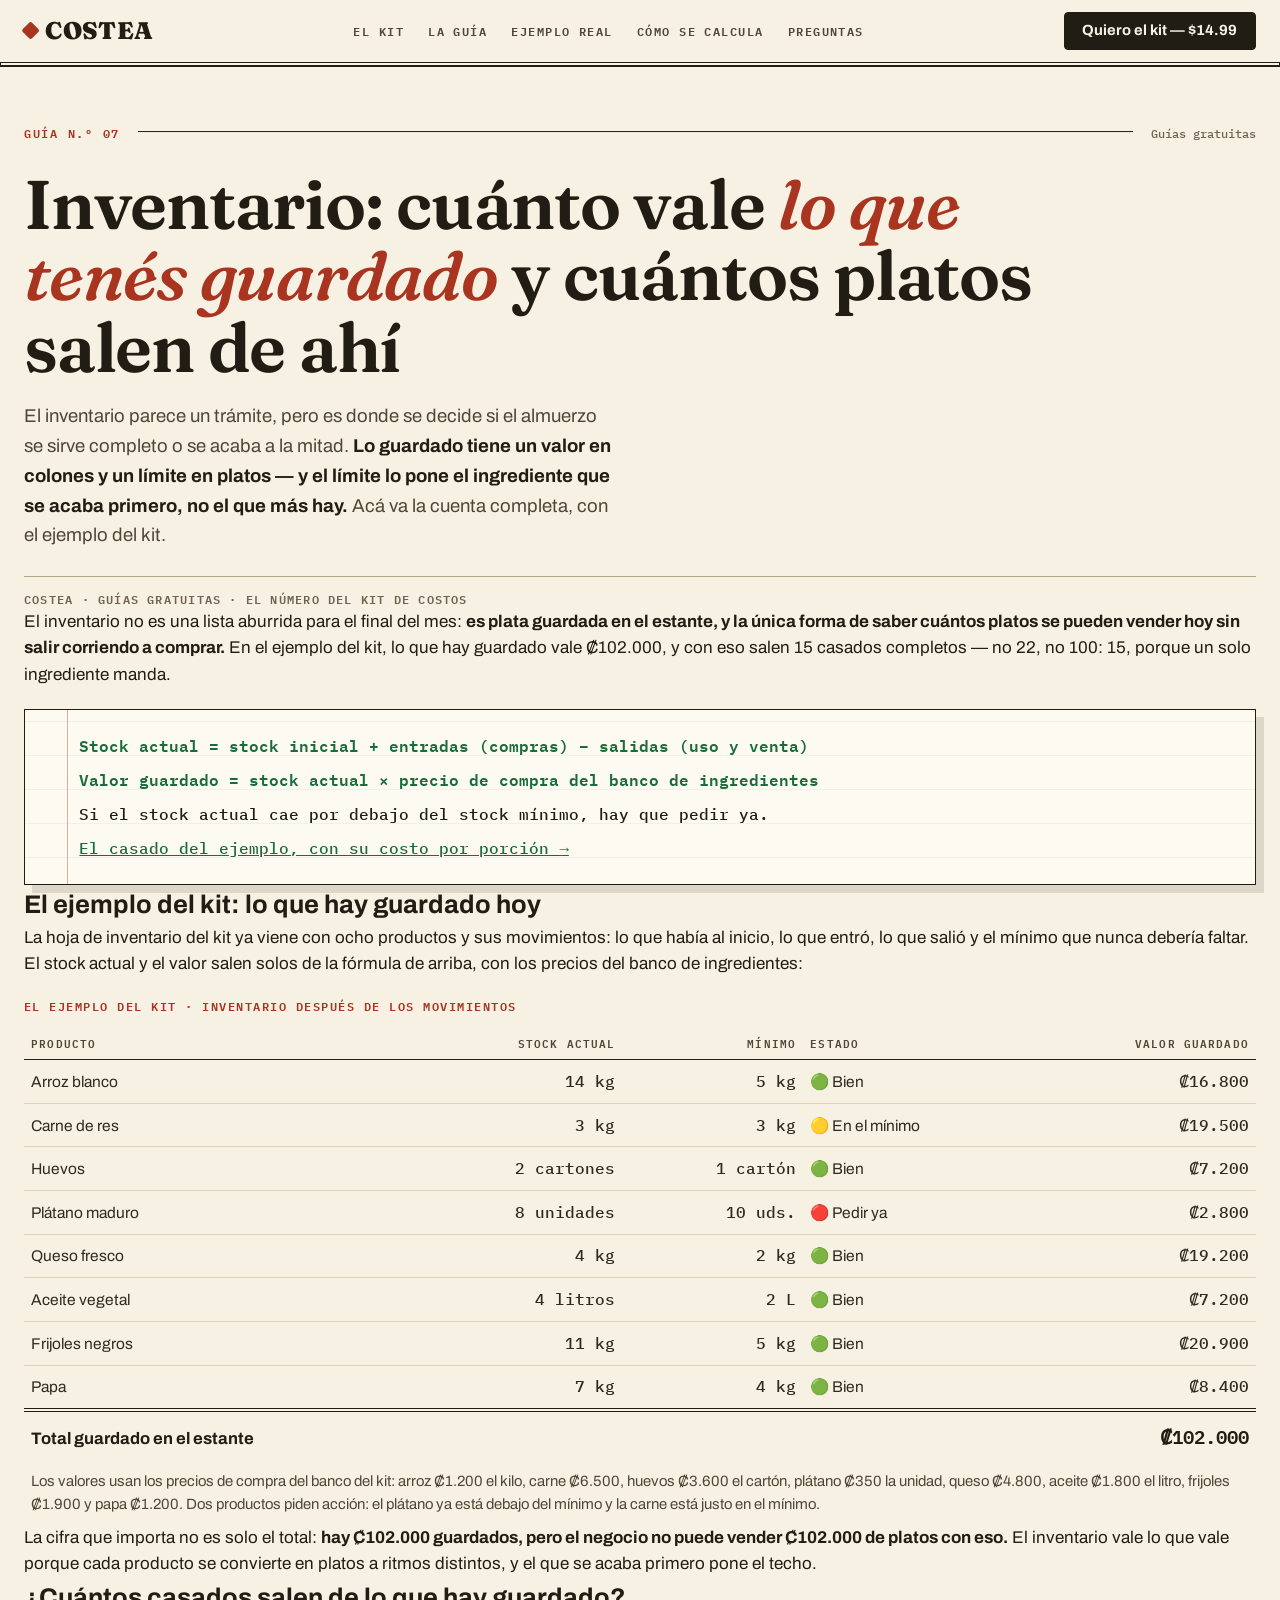
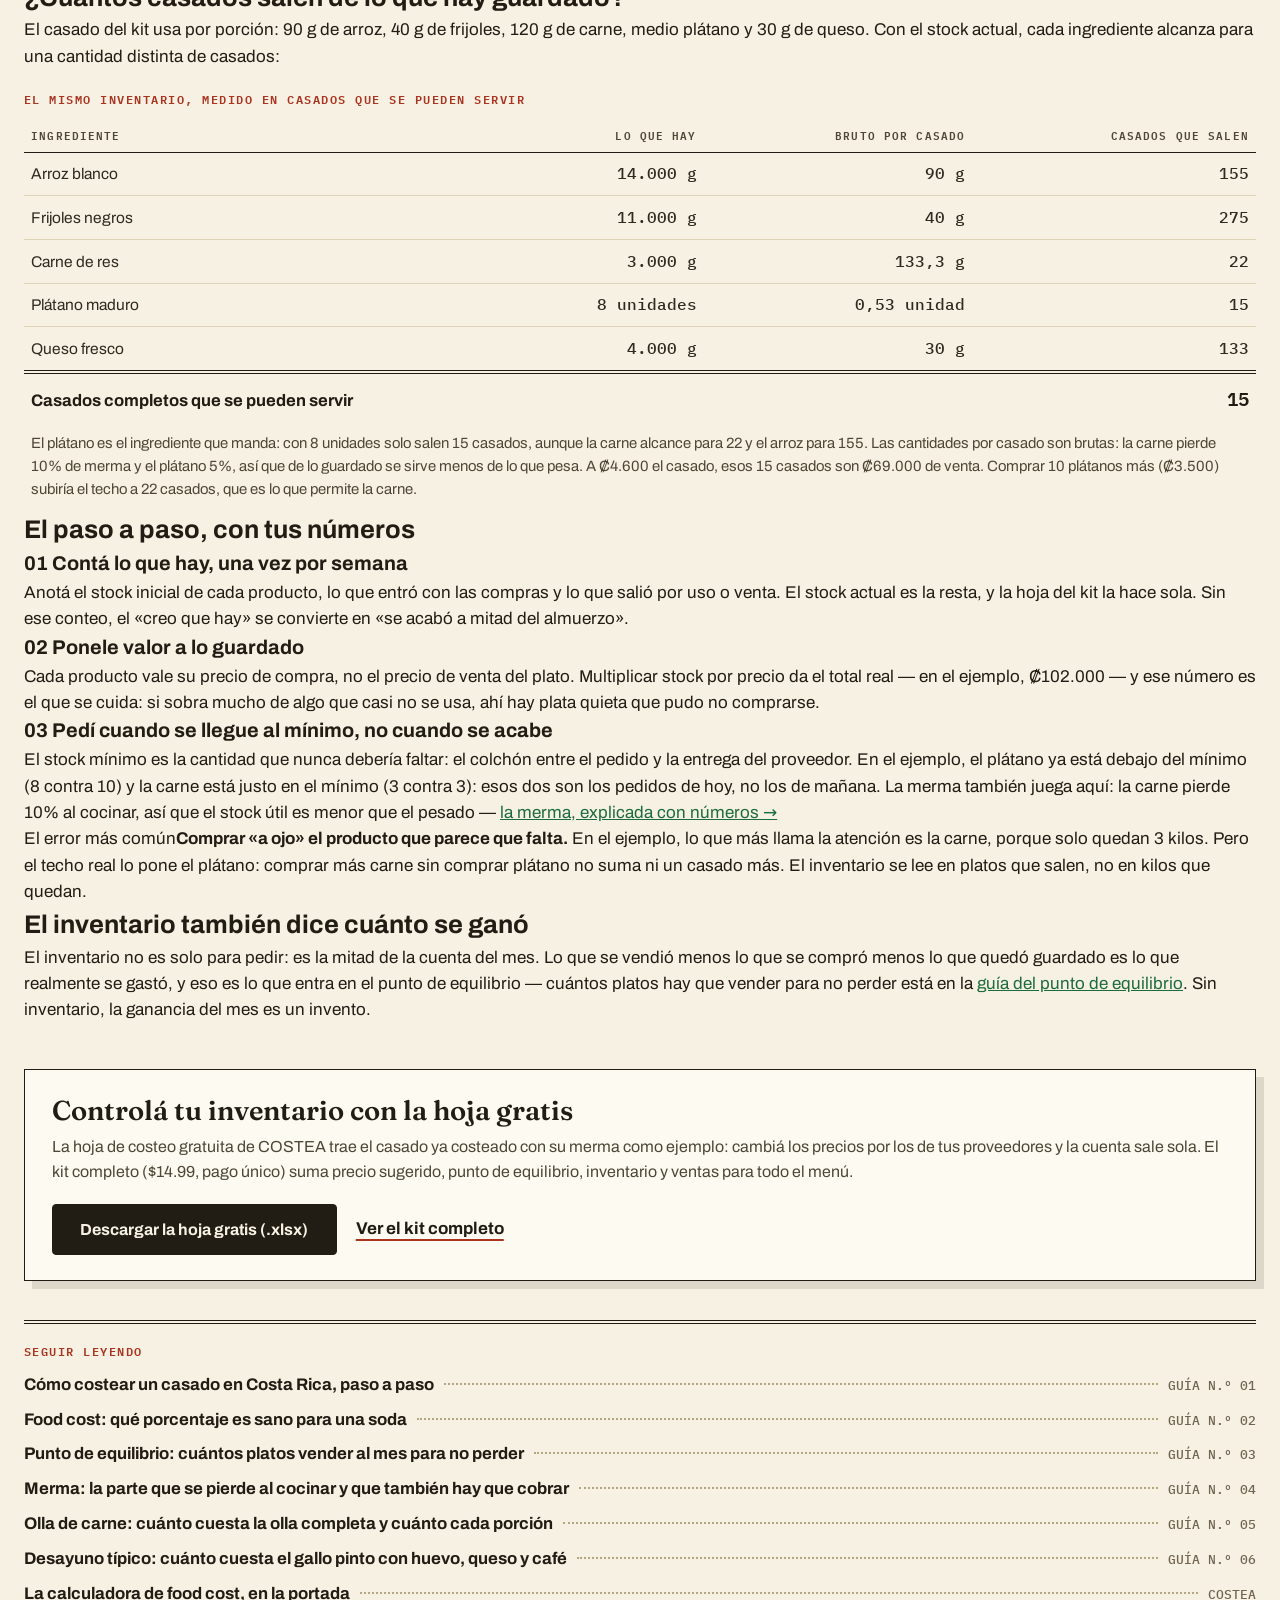
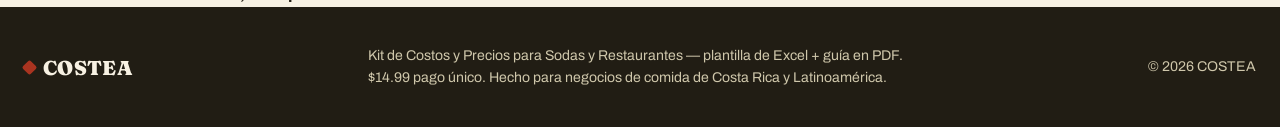
<file: guias/inventario-cuanto-vale-y-cuantos-platos-salen.html>
<!DOCTYPE html>
<html lang="es">
<head>
<meta charset="UTF-8">
<meta name="viewport" content="width=device-width, initial-scale=1.0">
<title>Inventario: cuánto vale lo que tenés guardado y cuántos platos salen de ahí — COSTEA</title>
<meta name="description" content="En el ejemplo del kit, lo guardado vale ₡102.000 y salen 15 casados completos: el plátano es el ingrediente que manda. Cómo contar el inventario, ponerle valor y saber cuándo pedir. Guía gratuita.">
<meta property="og:title" content="Inventario: cuánto vale lo que tenés guardado y cuántos platos salen de ahí">
<meta property="og:description" content="Lo guardado en el ejemplo del kit vale ₡102.000 y alcanza para 15 casados: el plátano pone el techo. La cuenta completa, línea por línea.">
<meta property="og:type" content="article">
<meta property="og:url" content="https://costea.pages.dev/guias/inventario-cuanto-vale-y-cuantos-platos-salen">
<meta property="og:image" content="https://costea.pages.dev/assets/hoja-precio-sugerido.png">
<link rel="canonical" href="https://costea.pages.dev/guias/inventario-cuanto-vale-y-cuantos-platos-salen">
<link rel="icon" href="data:image/svg+xml,%3Csvg xmlns='http://www.w3.org/2000/svg' viewBox='0 0 64 64'%3E%3Crect width='64' height='64' rx='10' fill='%23211D14'/%3E%3Crect x='9' y='9' width='46' height='46' rx='4' fill='none' stroke='%23F7F1E3' stroke-width='3'/%3E%3Ccircle cx='32' cy='40' r='6' fill='%23A93420'/%3E%3Crect x='20' y='20' width='24' height='4' fill='%23F7F1E3'/%3E%3C/svg%3E">
<script type="application/ld+json">
{"@context":"https://schema.org","@type":"Article","headline":"Inventario: cuánto vale lo que tenés guardado y cuántos platos salen de ahí","description":"Cómo contar el inventario de una soda, ponerle valor con los precios de compra y saber cuántos platos salen de lo guardado, con el ejemplo del kit de COSTEA.","author":{"@type":"Organization","name":"COSTEA"},"publisher":{"@type":"Organization","name":"COSTEA"},"inLanguage":"es","mainEntityOfPage":"https://costea.pages.dev/guias/inventario-cuanto-vale-y-cuantos-platos-salen"}
</script>
<script type="application/ld+json">
{"@context":"https://schema.org","@type":"BreadcrumbList","itemListElement":[{"@type":"ListItem","position":1,"name":"COSTEA","item":"https://costea.pages.dev/"},{"@type":"ListItem","position":2,"name":"Guías gratuitas","item":"https://costea.pages.dev/guias/inventario-cuanto-vale-y-cuantos-platos-salen"},{"@type":"ListItem","position":3,"name":"Inventario"}]}
</script>
<link rel="stylesheet" href="../assets/fonts.css">
<style>
/* ============================================================
   COSTEA — «El libro de cuentas» · páginas de guía
   Mismo sistema que la portada: papel crema, renglones de libro
   mayor, tinta verde de fórmula, tinta roja de anotación.
   ============================================================ */
:root{
  --paper:#F7F1E3; --paper-2:#FDFAF1; --paper-3:#EFE6CF;
  --ink:#211D14; --ink-2:#4E4736; --ink-3:#6E6450;
  --rule:#DCD2B6; --rule-2:#B4A67F;
  --rojo:#A93420; --rojo-osc:#8C2A17;
  --verde:#1C6B3C; --verde-bg:#E9EFE0;
  --ambar-bg:#F6EBC8; --ambar-tx:#7A5410;
  --rojo-bg:#F7E3DA;
  --oro:#D9A92C;
  --radius:4px;
}
*{margin:0;padding:0;box-sizing:border-box}
html{scroll-behavior:smooth}
@media (prefers-reduced-motion: reduce){ html{scroll-behavior:auto} *{animation:none!important;transition:none!important} }
body{font-family:'Archivo',system-ui,sans-serif;background:var(--paper);color:var(--ink);line-height:1.55;font-size:17px;-webkit-font-smoothing:antialiased}
img{max-width:100%;display:block}
a{color:var(--verde)}
:focus-visible{outline:3px solid var(--verde);outline-offset:2px}
footer :focus-visible{outline-color:var(--oro)}
.skip{position:absolute;left:-9999px;top:0;z-index:100;background:var(--ink);color:var(--paper);font-weight:700;padding:.65rem 1.1rem;border-radius:0 0 var(--radius) 0;text-decoration:none}
.skip:focus{left:0}
.wrap{width:min(1240px,100% - 3rem);margin-inline:auto}
.leader{display:flex;align-items:baseline;gap:.6rem}
.leader .dots{flex:1;min-width:1.6rem;border-bottom:2px dotted var(--rule-2);transform:translateY(-.3em)}
.folio-head{display:flex;align-items:baseline;gap:1.1rem;margin-bottom:1.6rem}
.folio-head .no{font-family:'IBM Plex Mono',monospace;font-size:.78rem;font-weight:600;letter-spacing:.14em;color:var(--rojo);white-space:nowrap}
.folio-head .ln{flex:1;border-top:1px solid var(--ink);transform:translateY(-.35em)}
.folio-head .pg{font-family:'IBM Plex Mono',monospace;font-size:.78rem;color:var(--ink-3);white-space:nowrap}
.btn{display:inline-flex;align-items:center;justify-content:center;gap:.55rem;background:var(--ink);color:var(--paper);font-weight:700;text-decoration:none;padding:.92rem 1.7rem;border-radius:var(--radius);border:1.5px solid var(--ink);cursor:pointer;font-size:1rem;line-height:1.2;transition:background .18s ease,border-color .18s ease,transform .12s ease}
.btn:hover{background:var(--rojo-osc);border-color:var(--rojo-osc)}
.btn:active{transform:translateY(1px)}
.btn.small{padding:.6rem 1.1rem;font-size:.92rem}
.folio{background:var(--paper-2);border:1.5px solid var(--ink);box-shadow:8px 8px 0 rgba(33,29,20,.12);position:relative}
.folio::before{content:"";position:absolute;top:0;bottom:0;left:2.6rem;width:1px;background:rgba(169,52,32,.4)}
.folio-in{padding:1.5rem 1.6rem 1.4rem 4rem;position:relative;background-image:linear-gradient(transparent 33px,rgba(70,90,120,.12) 34px);background-size:100% 34px;background-position:0 12px}
.dotp{border-radius:50%;border:1.8px solid rgba(33,29,20,.4);box-shadow:inset 0 0 0 1.5px rgba(255,255,255,.4);display:inline-block;width:.62em;height:.62em;vertical-align:-.03em}
.dotp.ok{background:#2F9E57}.dotp.mid{background:#DFA40C}.dotp.bad{background:var(--rojo)}

/* ---------- header ---------- */
header{position:sticky;top:0;z-index:50;background:var(--paper);border-bottom:1px solid var(--ink);box-shadow:0 3px 0 -1px var(--paper),0 4px 0 0 var(--ink)}
.header-in{display:flex;align-items:center;gap:1.6rem;padding:.72rem 0}
.logo{font-family:'Fraunces',Georgia,serif;font-weight:900;font-size:1.5rem;letter-spacing:.015em;color:var(--ink);text-decoration:none;display:flex;align-items:center;gap:.5rem}
.logo .dot{width:.55em;height:.55em;background:var(--rojo);border-radius:2px;display:inline-block;transform:rotate(45deg)}
nav{margin-left:auto;display:flex;gap:1.5rem}
nav a{color:var(--ink-2);text-decoration:none;font-family:'IBM Plex Mono',monospace;font-size:.76rem;font-weight:600;letter-spacing:.12em;text-transform:uppercase;padding:.4rem 0;transition:color .15s ease}
nav a:hover{color:var(--rojo-osc);text-decoration:underline;text-underline-offset:5px}

/* ---------- encabezado de la guía ---------- */
.doc-head{padding:3.8rem 0 0}
.doc-head h1{font-family:'Fraunces',Georgia,serif;font-weight:620;font-size:clamp(2.5rem,5.6vw,4.3rem);line-height:1.04;letter-spacing:-.018em;max-width:16em}
.doc-head h1 em{font-style:italic;font-weight:560;color:var(--rojo)}
.doc-head .deck{margin-top:1.2rem;font-size:1.16rem;line-height:1.6;color:var(--ink-2);max-width:37rem}
.doc-head .deck strong{color:var(--ink)}
.doc-meta{margin-top:1.6rem;border-top:1px solid var(--rule-2);padding-top:.8rem;font-family:'IBM Plex Mono',monospace;font-size:.76rem;font-weight:600;letter-spacing:.1em;text-transform:uppercase;color:var(--ink-3)}

/* ---------- artículo editorial ---------- */
article.seo{max-width:45rem;padding:2.6rem 0 4.2rem}
article.seo h2{font-family:'Fraunces',Georgia,serif;font-weight:600;font-size:clamp(1.9rem,3.8vw,2.7rem);line-height:1.08;letter-spacing:-.015em;margin-top:2.6rem}
article.seo h3{margin-top:2.2rem;font-family:'Fraunces',Georgia,serif;font-size:1.45rem;font-weight:600;display:flex;gap:.8rem;align-items:baseline}
article.seo h3 .pn{font-style:italic;font-weight:560;color:var(--rojo);font-size:1.35em;flex:none}
article.seo p{margin-top:1.05rem;color:#2E2A1E;font-size:1.05rem;line-height:1.65}
article.seo p.first::first-letter{font-family:'Fraunces',Georgia,serif;font-weight:700;font-size:3.5em;float:left;line-height:.82;padding:.04em .14em 0 0;color:var(--rojo)}
article.seo ul{margin:1rem 0 0;list-style:none;display:grid;gap:.6rem;color:#2E2A1E;font-size:1.03rem}
article.seo ul li{display:flex;gap:.65rem;align-items:flex-start}
article.seo ul li svg{flex:none;margin-top:.3em}
.formula{margin-top:1.3rem}
.formula .folio-in{padding:1.2rem 1.3rem 1.2rem 3.4rem;font-family:'IBM Plex Mono',monospace;font-variant-numeric:tabular-nums;font-size:.99rem;line-height:34px}
.formula b{color:var(--verde)}
article.seo .ej{border-left:3.5px solid var(--rojo);background:var(--paper-3);padding:1.05rem 1.25rem;margin-top:1.4rem}
article.seo .ej p{margin-top:0}
article.seo .ej .ojo{font-family:'IBM Plex Mono',monospace;font-size:.72rem;font-weight:600;letter-spacing:.13em;text-transform:uppercase;color:var(--rojo-osc);display:block;margin-bottom:.35rem}

/* La tabla-asiento: el renglón del libro donde se asienta la cuenta */
.tbl-wrap{margin-top:1.3rem;overflow-x:auto;-webkit-overflow-scrolling:touch}
table.asiento{width:100%;border-collapse:collapse;font-size:.97rem;min-width:30rem}
table.asiento caption{text-align:left;font-family:'IBM Plex Mono',monospace;font-size:.72rem;font-weight:600;letter-spacing:.13em;text-transform:uppercase;color:var(--rojo);padding-bottom:.6rem}
table.asiento th{font-family:'IBM Plex Mono',monospace;font-size:.7rem;font-weight:600;letter-spacing:.1em;text-transform:uppercase;color:var(--ink-2);text-align:left;padding:.5rem .45rem;border-bottom:1.5px solid var(--ink)}
table.asiento td{padding:.55rem .45rem;border-bottom:1px solid var(--rule);color:#2E2A1E;vertical-align:baseline}
table.asiento .n{text-align:right;font-family:'IBM Plex Mono',monospace;font-variant-numeric:tabular-nums;white-space:nowrap}
table.asiento th.n{text-align:right}
table.asiento tr.tot td{border-top:4px double var(--ink);border-bottom:0;font-weight:700;color:var(--ink);font-size:1.04rem;padding-top:.7rem}
table.asiento tr.tot .n{font-size:1.18rem}
table.asiento tr.sub td{border-bottom:0;color:var(--ink-2);font-size:.93rem}

/* Rangos del semáforo, como asientos con su luz */
.rango{display:flex;gap:1rem;padding:1.15rem 0;border-top:1px solid var(--rule-2)}
.rango:last-of-type{border-bottom:1px solid var(--rule-2)}
.rango .light{width:1.15rem;height:1.15rem;border-radius:50%;flex:none;margin-top:.3rem;border:2px solid rgba(33,29,20,.45);box-shadow:inset 0 0 0 2px rgba(255,255,255,.4),0 1px 2px rgba(33,29,20,.25)}
.rango .light.ok{background:#2F9E57}.rango .light.mid{background:#DFA40C}.rango .light.bad{background:var(--rojo)}
.rango .rpct{font-family:'IBM Plex Mono',monospace;font-variant-numeric:tabular-nums;font-weight:600;font-size:1.3rem;white-space:nowrap;min-width:6.2rem}
.rango p{margin-top:.15rem!important;font-size:1rem!important}
.rango p b{color:var(--ink)}

/* Cierre de la guía: asiento con los enlaces del libro */
.guia-cta{background:var(--paper-2);border:1.5px solid var(--ink);box-shadow:8px 8px 0 rgba(33,29,20,.12);padding:1.6rem 1.7rem;margin-top:2.8rem}
.guia-cta h2{font-family:'Fraunces',Georgia,serif;font-weight:600;font-size:1.7rem;line-height:1.12;margin-top:0}
.guia-cta p{margin-top:.6rem;color:var(--ink-2);font-size:1rem}
.guia-cta .row{margin-top:1.2rem;display:flex;gap:1.2rem;align-items:center;flex-wrap:wrap}
.guia-cta .alt{color:var(--ink);font-weight:700;text-decoration:underline;text-underline-offset:5px;text-decoration-color:var(--rojo);text-decoration-thickness:2px}
.guia-cta .alt:hover{color:var(--rojo-osc)}
.next-list{margin-top:2.4rem;border-top:4px double var(--ink);padding-top:1.2rem}
.next-list .k{font-family:'IBM Plex Mono',monospace;font-size:.72rem;font-weight:600;letter-spacing:.13em;text-transform:uppercase;color:var(--rojo);display:block;margin-bottom:.7rem}
.next-list .leader{font-size:1.05rem;margin-top:.55rem}
.next-list a{color:var(--ink);font-weight:700;text-decoration:none}
.next-list a:hover{color:var(--rojo-osc);text-decoration:underline;text-underline-offset:4px}
.next-list .pg{font-family:'IBM Plex Mono',monospace;font-size:.8rem;color:var(--ink-3);white-space:nowrap}

/* ---------- footer ---------- */
footer{background:var(--ink);color:#CFC7AB;padding:2.4rem 0}
.footer-in{display:flex;gap:1.5rem;flex-wrap:wrap;align-items:center;justify-content:space-between}
footer .logo{color:var(--paper);font-size:1.25rem}
footer p{font-size:.88rem;max-width:34rem}
footer a{color:var(--oro)}
@media print{ header{position:static} }

@media (max-width: 900px){
  nav{display:none}
  .doc-head{padding:2.6rem 0 0}
}
@media (max-width: 520px){
  body{font-size:16px}
  .wrap{width:calc(100% - 2.2rem)}
  .formula .folio-in{padding:1.05rem .9rem 1.05rem 2.6rem;font-size:.86rem}
  .folio::before{left:1.7rem}
  .rango{flex-wrap:wrap;gap:.4rem .8rem}
  .rango .rpct{min-width:0}
  .guia-cta{padding:1.3rem 1.15rem}
  .header-in{gap:.8rem}
}
</style>
</head>
<body>
<a class="skip" href="#top">Saltar al contenido</a>

<header>
  <div class="wrap header-in">
    <a class="logo" href="../index.html"><span class="dot"></span>COSTEA</a>
    <nav aria-label="Secciones">
      <a href="../index.html#kit">El kit</a>
      <a href="../index.html#guia">La guía</a>
      <a href="../index.html#ejemplo">Ejemplo real</a>
      <a href="../index.html#como-calcular">Cómo se calcula</a>
      <a href="../index.html#preguntas">Preguntas</a>
    </nav>
    <a class="btn small" href="../index.html#comprar" style="margin-left:auto">Quiero el kit — $14.99</a>
  </div>
</header>

<main id="top" tabindex="-1">
  <div class="wrap">
    <div class="doc-head">
      <div class="folio-head"><span class="no">GUÍA N.º 07</span><span class="ln" aria-hidden="true"></span><span class="pg">Guías gratuitas</span></div>
      <h1>Inventario: cuánto vale <em>lo que tenés guardado</em> y cuántos platos salen de ahí</h1>
      <p class="deck">El inventario parece un trámite, pero es donde se decide si el almuerzo se sirve completo o se acaba a la mitad. <strong>Lo guardado tiene un valor en colones y un límite en platos — y el límite lo pone el ingrediente que se acaba primero, no el que más hay.</strong> Acá va la cuenta completa, con el ejemplo del kit.</p>
      <p class="doc-meta">COSTEA · Guías gratuitas · El número del kit de costos</p>
    </div>

      <p class="first">El inventario no es una lista aburrida para el final del mes: <strong>es plata guardada en el estante, y la única forma de saber cuántos platos se pueden vender hoy sin salir corriendo a comprar.</strong> En el ejemplo del kit, lo que hay guardado vale ₡102.000, y con eso salen 15 casados completos — no 22, no 100: 15, porque un solo ingrediente manda.</p>
      <div class="folio formula">
        <div class="folio-in">
          <b>Stock actual = stock inicial + entradas (compras) − salidas (uso y venta)</b><br>
          <b>Valor guardado = stock actual × precio de compra del banco de ingredientes</b><br>
          Si el stock actual cae por debajo del stock mínimo, hay que pedir ya.<br>
          <a href="costear-un-casado.html">El casado del ejemplo, con su costo por porción →</a>
        </div>
      </div>

      <h2>El ejemplo del kit: lo que hay guardado hoy</h2>
      <p>La hoja de inventario del kit ya viene con ocho productos y sus movimientos: lo que había al inicio, lo que entró, lo que salió y el mínimo que nunca debería faltar. El stock actual y el valor salen solos de la fórmula de arriba, con los precios del banco de ingredientes:</p>
      <div class="tbl-wrap">
        <table class="asiento">
          <caption>El ejemplo del kit · inventario después de los movimientos</caption>
          <thead>
            <tr><th>Producto</th><th class="n">Stock actual</th><th class="n">Mínimo</th><th>Estado</th><th class="n">Valor guardado</th></tr>
          </thead>
          <tbody>
            <tr><td>Arroz blanco</td><td class="n">14 kg</td><td class="n">5 kg</td><td>🟢 Bien</td><td class="n">₡16.800</td></tr>
            <tr><td>Carne de res</td><td class="n">3 kg</td><td class="n">3 kg</td><td>🟡 En el mínimo</td><td class="n">₡19.500</td></tr>
            <tr><td>Huevos</td><td class="n">2 cartones</td><td class="n">1 cartón</td><td>🟢 Bien</td><td class="n">₡7.200</td></tr>
            <tr><td>Plátano maduro</td><td class="n">8 unidades</td><td class="n">10 uds.</td><td>🔴 Pedir ya</td><td class="n">₡2.800</td></tr>
            <tr><td>Queso fresco</td><td class="n">4 kg</td><td class="n">2 kg</td><td>🟢 Bien</td><td class="n">₡19.200</td></tr>
            <tr><td>Aceite vegetal</td><td class="n">4 litros</td><td class="n">2 L</td><td>🟢 Bien</td><td class="n">₡7.200</td></tr>
            <tr><td>Frijoles negros</td><td class="n">11 kg</td><td class="n">5 kg</td><td>🟢 Bien</td><td class="n">₡20.900</td></tr>
            <tr><td>Papa</td><td class="n">7 kg</td><td class="n">4 kg</td><td>🟢 Bien</td><td class="n">₡8.400</td></tr>
            <tr class="tot"><td>Total guardado en el estante</td><td></td><td></td><td></td><td class="n">₡102.000</td></tr>
            <tr class="sub"><td colspan="5">Los valores usan los precios de compra del banco del kit: arroz ₡1.200 el kilo, carne ₡6.500, huevos ₡3.600 el cartón, plátano ₡350 la unidad, queso ₡4.800, aceite ₡1.800 el litro, frijoles ₡1.900 y papa ₡1.200. Dos productos piden acción: el plátano ya está debajo del mínimo y la carne está justo en el mínimo.</td></tr>
          </tbody>
        </table>
      </div>
      <p>La cifra que importa no es solo el total: <strong>hay ₡102.000 guardados, pero el negocio no puede vender ₡102.000 de platos con eso.</strong> El inventario vale lo que vale porque cada producto se convierte en platos a ritmos distintos, y el que se acaba primero pone el techo.</p>

      <h2>¿Cuántos casados salen de lo que hay guardado?</h2>
      <p>El casado del kit usa por porción: 90 g de arroz, 40 g de frijoles, 120 g de carne, medio plátano y 30 g de queso. Con el stock actual, cada ingrediente alcanza para una cantidad distinta de casados:</p>
      <div class="tbl-wrap">
        <table class="asiento">
          <caption>El mismo inventario, medido en casados que se pueden servir</caption>
          <thead>
            <tr><th>Ingrediente</th><th class="n">Lo que hay</th><th class="n">Bruto por casado</th><th class="n">Casados que salen</th></tr>
          </thead>
          <tbody>
            <tr><td>Arroz blanco</td><td class="n">14.000 g</td><td class="n">90 g</td><td class="n">155</td></tr>
            <tr><td>Frijoles negros</td><td class="n">11.000 g</td><td class="n">40 g</td><td class="n">275</td></tr>
            <tr><td>Carne de res</td><td class="n">3.000 g</td><td class="n">133,3 g</td><td class="n">22</td></tr>
            <tr><td>Plátano maduro</td><td class="n">8 unidades</td><td class="n">0,53 unidad</td><td class="n">15</td></tr>
            <tr><td>Queso fresco</td><td class="n">4.000 g</td><td class="n">30 g</td><td class="n">133</td></tr>
            <tr class="tot"><td>Casados completos que se pueden servir</td><td></td><td></td><td class="n">15</td></tr>
            <tr class="sub"><td colspan="4">El plátano es el ingrediente que manda: con 8 unidades solo salen 15 casados, aunque la carne alcance para 22 y el arroz para 155. Las cantidades por casado son brutas: la carne pierde 10% de merma y el plátano 5%, así que de lo guardado se sirve menos de lo que pesa. A ₡4.600 el casado, esos 15 casados son ₡69.000 de venta. Comprar 10 plátanos más (₡3.500) subiría el techo a 22 casados, que es lo que permite la carne.</td></tr>
          </tbody>
        </table>
      </div>

      <h2>El paso a paso, con tus números</h2>

      <h3><span class="pn">01</span> Contá lo que hay, una vez por semana</h3>
      <p>Anotá el stock inicial de cada producto, lo que entró con las compras y lo que salió por uso o venta. El stock actual es la resta, y la hoja del kit la hace sola. Sin ese conteo, el «creo que hay» se convierte en «se acabó a mitad del almuerzo».</p>

      <h3><span class="pn">02</span> Ponele valor a lo guardado</h3>
      <p>Cada producto vale su precio de compra, no el precio de venta del plato. Multiplicar stock por precio da el total real — en el ejemplo, ₡102.000 — y ese número es el que se cuida: si sobra mucho de algo que casi no se usa, ahí hay plata quieta que pudo no comprarse.</p>

      <h3><span class="pn">03</span> Pedí cuando se llegue al mínimo, no cuando se acabe</h3>
      <p>El stock mínimo es la cantidad que nunca debería faltar: el colchón entre el pedido y la entrega del proveedor. En el ejemplo, el plátano ya está debajo del mínimo (8 contra 10) y la carne está justo en el mínimo (3 contra 3): esos dos son los pedidos de hoy, no los de mañana. La merma también juega aquí: la carne pierde 10% al cocinar, así que el stock útil es menor que el pesado — <a href="merma-costo-plato.html">la merma, explicada con números →</a></p>

      <div class="ej">
        <p><span class="ojo">El error más común</span><strong>Comprar «a ojo» el producto que parece que falta.</strong> En el ejemplo, lo que más llama la atención es la carne, porque solo quedan 3 kilos. Pero el techo real lo pone el plátano: comprar más carne sin comprar plátano no suma ni un casado más. El inventario se lee en platos que salen, no en kilos que quedan.</p>
      </div>

      <h2>El inventario también dice cuánto se ganó</h2>
      <p>El inventario no es solo para pedir: es la mitad de la cuenta del mes. Lo que se vendió menos lo que se compró menos lo que quedó guardado es lo que realmente se gastó, y eso es lo que entra en el punto de equilibrio — cuántos platos hay que vender para no perder está en la <a href="punto-de-equilibrio.html">guía del punto de equilibrio</a>. Sin inventario, la ganancia del mes es un invento.</p>
      <div class="guia-cta">
        <h2>Controlá tu inventario con la hoja gratis</h2>
        <p>La hoja de costeo gratuita de COSTEA trae el casado ya costeado con su merma como ejemplo: cambiá los precios por los de tus proveedores y la cuenta sale sola. El kit completo ($14.99, pago único) suma precio sugerido, punto de equilibrio, inventario y ventas para todo el menú.</p>
        <div class="row">
          <a class="btn" href="../hoja-de-costeo-gratis.xlsx" download>Descargar la hoja gratis (.xlsx)</a>
          <a class="alt" href="../index.html#comprar">Ver el kit completo</a>
        </div>
      </div>

      <div class="next-list">
        <span class="k">Seguir leyendo</span>
        <div class="leader"><a href="costear-un-casado.html">Cómo costear un casado en Costa Rica, paso a paso</a><span class="dots" aria-hidden="true"></span><span class="pg">GUÍA N.º 01</span></div>
        <div class="leader"><a href="food-cost-porcentaje.html">Food cost: qué porcentaje es sano para una soda</a><span class="dots" aria-hidden="true"></span><span class="pg">GUÍA N.º 02</span></div>
        <div class="leader"><a href="punto-de-equilibrio.html">Punto de equilibrio: cuántos platos vender al mes para no perder</a><span class="dots" aria-hidden="true"></span><span class="pg">GUÍA N.º 03</span></div>
        <div class="leader"><a href="merma-costo-plato.html">Merma: la parte que se pierde al cocinar y que también hay que cobrar</a><span class="dots" aria-hidden="true"></span><span class="pg">GUÍA N.º 04</span></div>
        <div class="leader"><a href="olla-de-carne-costo-porcion.html">Olla de carne: cuánto cuesta la olla completa y cuánto cada porción</a><span class="dots" aria-hidden="true"></span><span class="pg">GUÍA N.º 05</span></div>
        <div class="leader"><a href="desayuno-tipico-costo-gallo-pinto.html">Desayuno típico: cuánto cuesta el gallo pinto con huevo, queso y café</a><span class="dots" aria-hidden="true"></span><span class="pg">GUÍA N.º 06</span></div>
        <div class="leader"><a href="../index.html#top">La calculadora de food cost, en la portada</a><span class="dots" aria-hidden="true"></span><span class="pg">COSTEA</span></div>
      </div>
  </div>
</main>

<footer>
  <div class="wrap footer-in">
    <a class="logo" href="../index.html"><span class="dot"></span>COSTEA</a>
    <p>Kit de Costos y Precios para Sodas y Restaurantes — plantilla de Excel + guía en PDF. $14.99 pago único. Hecho para negocios de comida de Costa Rica y Latinoamérica.</p>
    <p>© 2026 COSTEA</p>
  </div>
</footer>

</body>
</html>
</file>
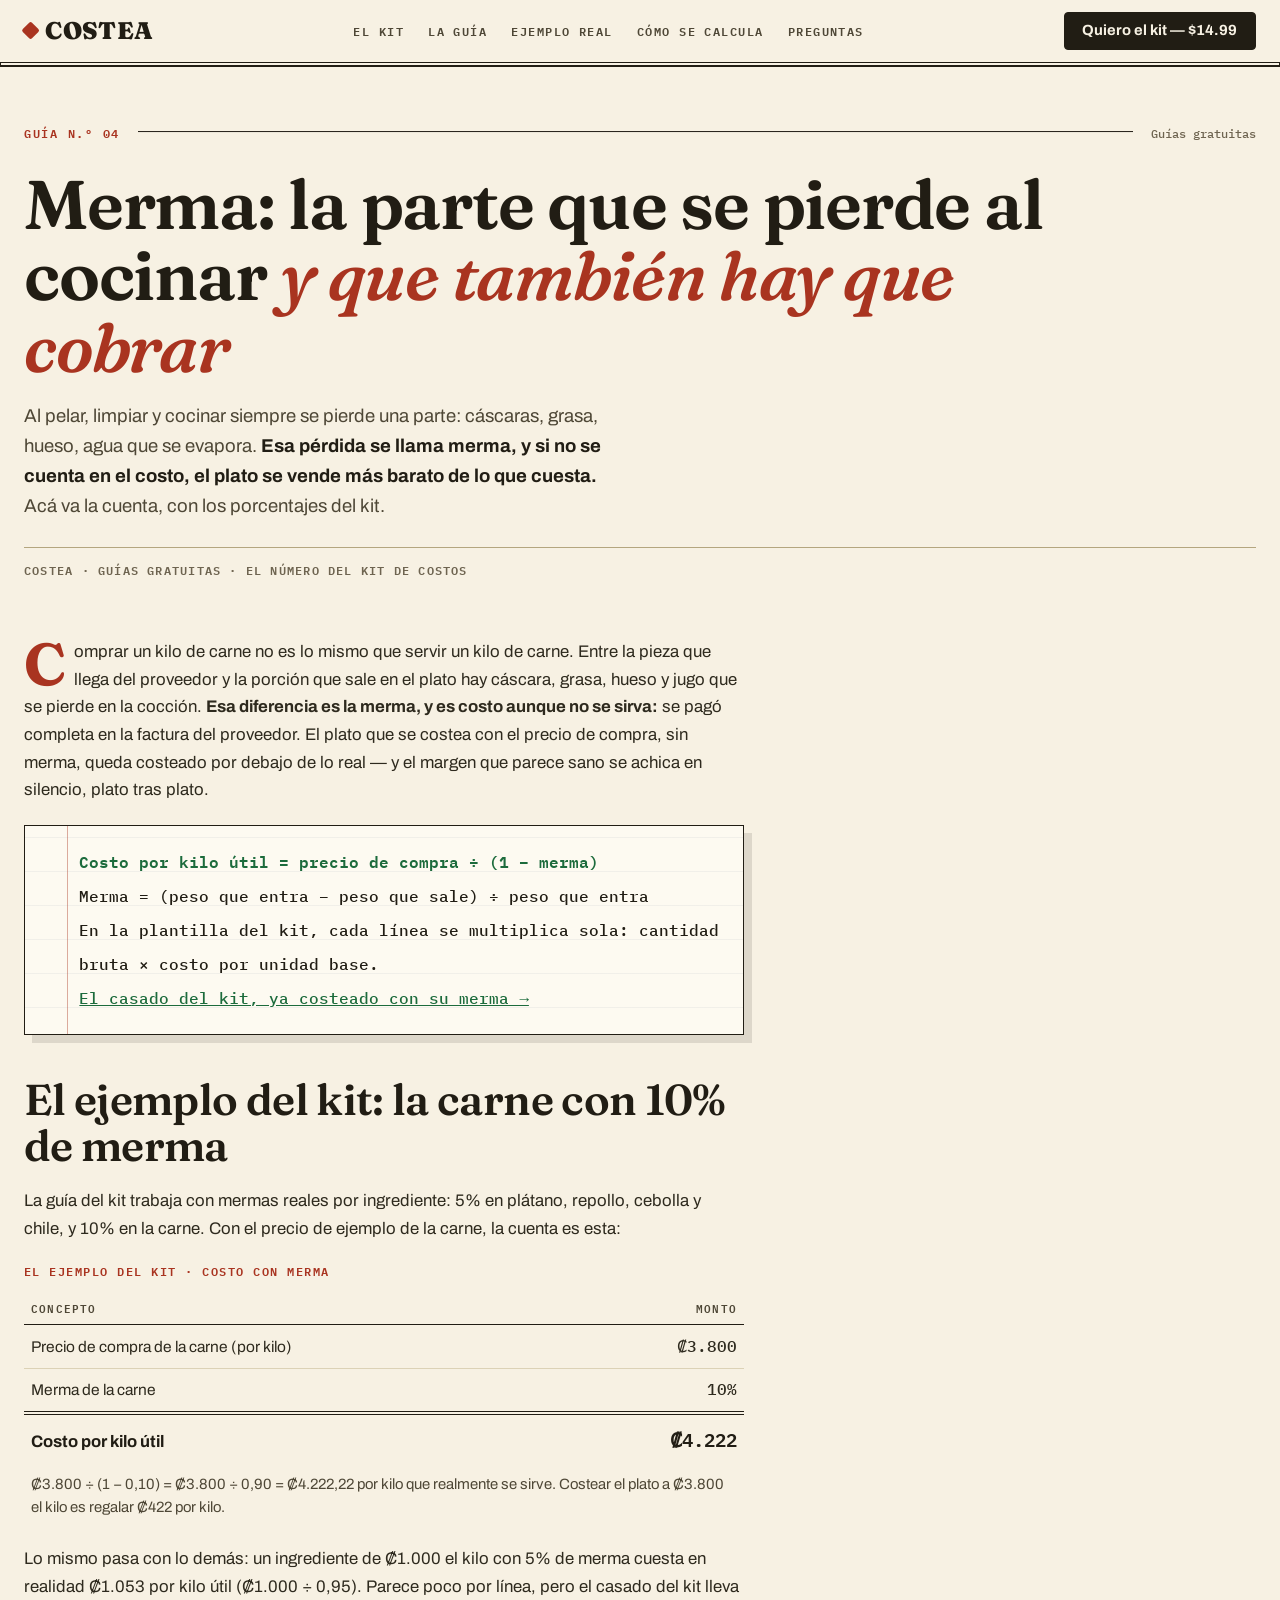
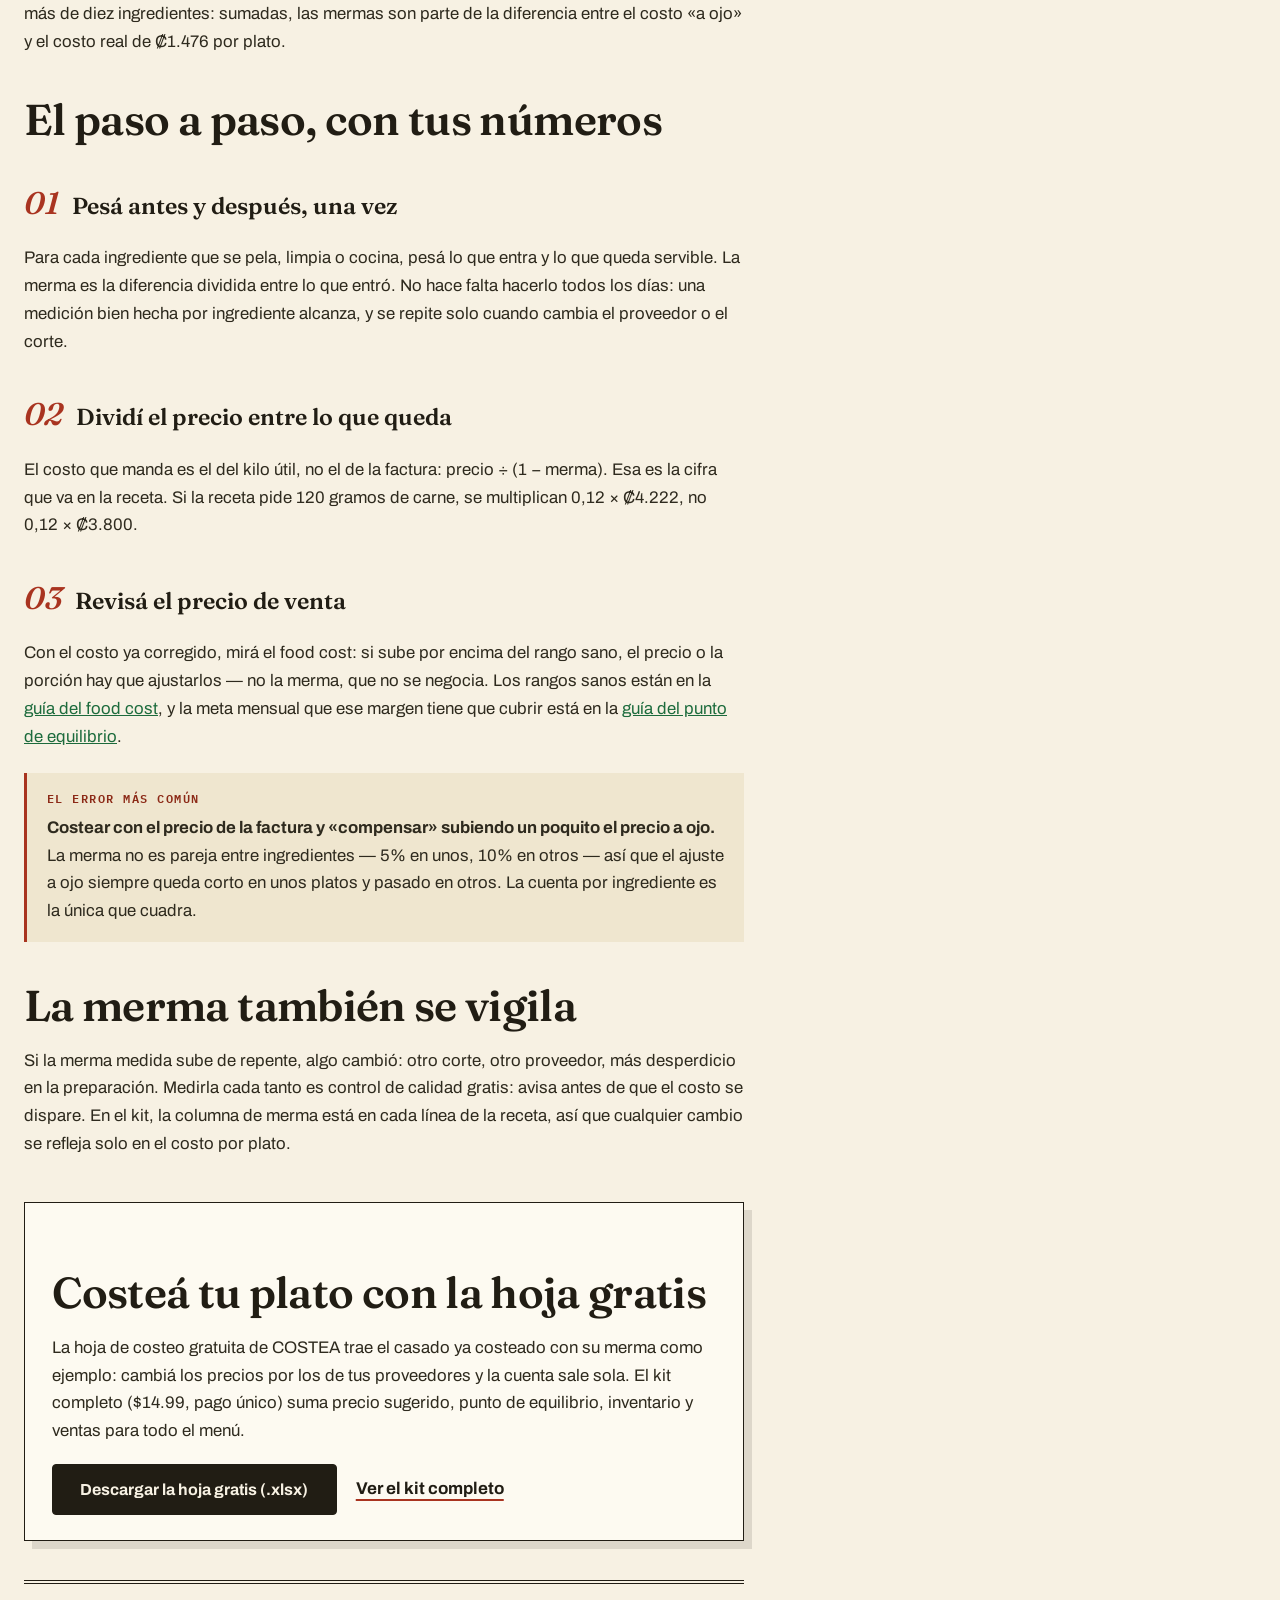
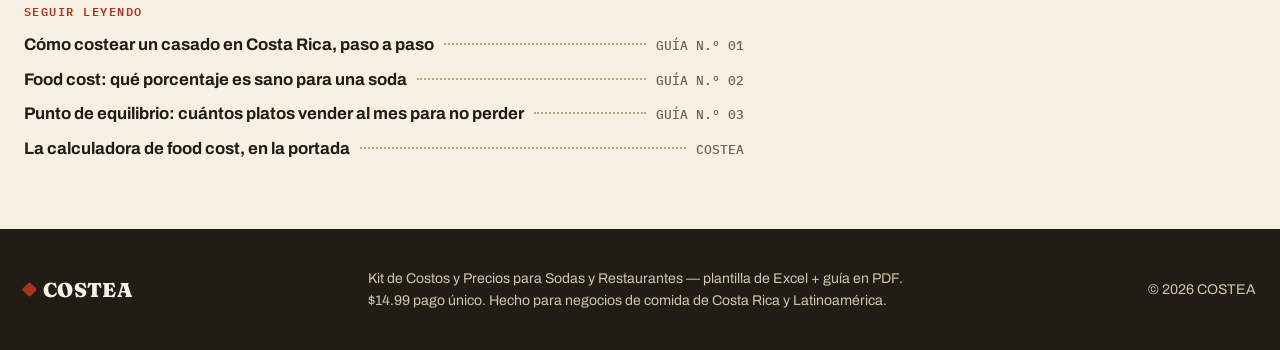
<file: guias/merma-costo-plato.html>
<!DOCTYPE html>
<html lang="es">
<head>
<meta charset="UTF-8">
<meta name="viewport" content="width=device-width, initial-scale=1.0">
<title>Merma: cuánto se pierde al cocinar y cómo contarla en el costo del plato — COSTEA</title>
<meta name="description" content="La merma es lo que se pierde al pelar, limpiar y cocinar. La fórmula para contarla en el costo del plato, con los porcentajes del kit de COSTEA: 5% en vegetales y 10% en carne. Guía gratuita.">
<meta property="og:title" content="Merma: cuánto se pierde al cocinar y cómo contarla en el costo del plato">
<meta property="og:description" content="La fórmula de la merma con el ejemplo del kit: la carne con 10% de merma pasa de ₡3.800 a ₡4.222 por kilo útil. Ignorarla es cobrar de menos.">
<meta property="og:type" content="article">
<meta property="og:url" content="https://costea.pages.dev/guias/merma-costo-plato">
<meta property="og:image" content="https://costea.pages.dev/assets/hoja-precio-sugerido.png">
<link rel="canonical" href="https://costea.pages.dev/guias/merma-costo-plato">
<link rel="icon" href="data:image/svg+xml,%3Csvg xmlns='http://www.w3.org/2000/svg' viewBox='0 0 64 64'%3E%3Crect width='64' height='64' rx='10' fill='%23211D14'/%3E%3Crect x='9' y='9' width='46' height='46' rx='4' fill='none' stroke='%23F7F1E3' stroke-width='3'/%3E%3Ccircle cx='32' cy='40' r='6' fill='%23A93420'/%3E%3Crect x='20' y='20' width='24' height='4' fill='%23F7F1E3'/%3E%3C/svg%3E">
<script type="application/ld+json">
{"@context":"https://schema.org","@type":"Article","headline":"Merma: cuánto se pierde al cocinar y cómo contarla en el costo del plato","description":"Qué es la merma, cómo se calcula y cómo se suma al costo del plato, con los porcentajes del kit de COSTEA.","author":{"@type":"Organization","name":"COSTEA"},"publisher":{"@type":"Organization","name":"COSTEA"},"inLanguage":"es","mainEntityOfPage":"https://costea.pages.dev/guias/merma-costo-plato"}
</script>
<script type="application/ld+json">
{"@context":"https://schema.org","@type":"BreadcrumbList","itemListElement":[{"@type":"ListItem","position":1,"name":"COSTEA","item":"https://costea.pages.dev/"},{"@type":"ListItem","position":2,"name":"Guías gratuitas","item":"https://costea.pages.dev/guias/merma-costo-plato"},{"@type":"ListItem","position":3,"name":"Merma"}]}
</script>
<link rel="stylesheet" href="../assets/fonts.css">
<style>
/* ============================================================
   COSTEA — «El libro de cuentas» · páginas de guía
   Mismo sistema que la portada: papel crema, renglones de libro
   mayor, tinta verde de fórmula, tinta roja de anotación.
   ============================================================ */
:root{
  --paper:#F7F1E3; --paper-2:#FDFAF1; --paper-3:#EFE6CF;
  --ink:#211D14; --ink-2:#4E4736; --ink-3:#6E6450;
  --rule:#DCD2B6; --rule-2:#B4A67F;
  --rojo:#A93420; --rojo-osc:#8C2A17;
  --verde:#1C6B3C; --verde-bg:#E9EFE0;
  --ambar-bg:#F6EBC8; --ambar-tx:#7A5410;
  --rojo-bg:#F7E3DA;
  --oro:#D9A92C;
  --radius:4px;
}
*{margin:0;padding:0;box-sizing:border-box}
html{scroll-behavior:smooth}
@media (prefers-reduced-motion: reduce){ html{scroll-behavior:auto} *{animation:none!important;transition:none!important} }
body{font-family:'Archivo',system-ui,sans-serif;background:var(--paper);color:var(--ink);line-height:1.55;font-size:17px;-webkit-font-smoothing:antialiased}
img{max-width:100%;display:block}
a{color:var(--verde)}
:focus-visible{outline:3px solid var(--verde);outline-offset:2px}
footer :focus-visible{outline-color:var(--oro)}
.skip{position:absolute;left:-9999px;top:0;z-index:100;background:var(--ink);color:var(--paper);font-weight:700;padding:.65rem 1.1rem;border-radius:0 0 var(--radius) 0;text-decoration:none}
.skip:focus{left:0}
.wrap{width:min(1240px,100% - 3rem);margin-inline:auto}
.leader{display:flex;align-items:baseline;gap:.6rem}
.leader .dots{flex:1;min-width:1.6rem;border-bottom:2px dotted var(--rule-2);transform:translateY(-.3em)}
.folio-head{display:flex;align-items:baseline;gap:1.1rem;margin-bottom:1.6rem}
.folio-head .no{font-family:'IBM Plex Mono',monospace;font-size:.78rem;font-weight:600;letter-spacing:.14em;color:var(--rojo);white-space:nowrap}
.folio-head .ln{flex:1;border-top:1px solid var(--ink);transform:translateY(-.35em)}
.folio-head .pg{font-family:'IBM Plex Mono',monospace;font-size:.78rem;color:var(--ink-3);white-space:nowrap}
.btn{display:inline-flex;align-items:center;justify-content:center;gap:.55rem;background:var(--ink);color:var(--paper);font-weight:700;text-decoration:none;padding:.92rem 1.7rem;border-radius:var(--radius);border:1.5px solid var(--ink);cursor:pointer;font-size:1rem;line-height:1.2;transition:background .18s ease,border-color .18s ease,transform .12s ease}
.btn:hover{background:var(--rojo-osc);border-color:var(--rojo-osc)}
.btn:active{transform:translateY(1px)}
.btn.small{padding:.6rem 1.1rem;font-size:.92rem}
.folio{background:var(--paper-2);border:1.5px solid var(--ink);box-shadow:8px 8px 0 rgba(33,29,20,.12);position:relative}
.folio::before{content:"";position:absolute;top:0;bottom:0;left:2.6rem;width:1px;background:rgba(169,52,32,.4)}
.folio-in{padding:1.5rem 1.6rem 1.4rem 4rem;position:relative;background-image:linear-gradient(transparent 33px,rgba(70,90,120,.12) 34px);background-size:100% 34px;background-position:0 12px}
.dotp{border-radius:50%;border:1.8px solid rgba(33,29,20,.4);box-shadow:inset 0 0 0 1.5px rgba(255,255,255,.4);display:inline-block;width:.62em;height:.62em;vertical-align:-.03em}
.dotp.ok{background:#2F9E57}.dotp.mid{background:#DFA40C}.dotp.bad{background:var(--rojo)}

/* ---------- header ---------- */
header{position:sticky;top:0;z-index:50;background:var(--paper);border-bottom:1px solid var(--ink);box-shadow:0 3px 0 -1px var(--paper),0 4px 0 0 var(--ink)}
.header-in{display:flex;align-items:center;gap:1.6rem;padding:.72rem 0}
.logo{font-family:'Fraunces',Georgia,serif;font-weight:900;font-size:1.5rem;letter-spacing:.015em;color:var(--ink);text-decoration:none;display:flex;align-items:center;gap:.5rem}
.logo .dot{width:.55em;height:.55em;background:var(--rojo);border-radius:2px;display:inline-block;transform:rotate(45deg)}
nav{margin-left:auto;display:flex;gap:1.5rem}
nav a{color:var(--ink-2);text-decoration:none;font-family:'IBM Plex Mono',monospace;font-size:.76rem;font-weight:600;letter-spacing:.12em;text-transform:uppercase;padding:.4rem 0;transition:color .15s ease}
nav a:hover{color:var(--rojo-osc);text-decoration:underline;text-underline-offset:5px}

/* ---------- encabezado de la guía ---------- */
.doc-head{padding:3.8rem 0 0}
.doc-head h1{font-family:'Fraunces',Georgia,serif;font-weight:620;font-size:clamp(2.5rem,5.6vw,4.3rem);line-height:1.04;letter-spacing:-.018em;max-width:16em}
.doc-head h1 em{font-style:italic;font-weight:560;color:var(--rojo)}
.doc-head .deck{margin-top:1.2rem;font-size:1.16rem;line-height:1.6;color:var(--ink-2);max-width:37rem}
.doc-head .deck strong{color:var(--ink)}
.doc-meta{margin-top:1.6rem;border-top:1px solid var(--rule-2);padding-top:.8rem;font-family:'IBM Plex Mono',monospace;font-size:.76rem;font-weight:600;letter-spacing:.1em;text-transform:uppercase;color:var(--ink-3)}

/* ---------- artículo editorial ---------- */
article.seo{max-width:45rem;padding:2.6rem 0 4.2rem}
article.seo h2{font-family:'Fraunces',Georgia,serif;font-weight:600;font-size:clamp(1.9rem,3.8vw,2.7rem);line-height:1.08;letter-spacing:-.015em;margin-top:2.6rem}
article.seo h3{margin-top:2.2rem;font-family:'Fraunces',Georgia,serif;font-size:1.45rem;font-weight:600;display:flex;gap:.8rem;align-items:baseline}
article.seo h3 .pn{font-style:italic;font-weight:560;color:var(--rojo);font-size:1.35em;flex:none}
article.seo p{margin-top:1.05rem;color:#2E2A1E;font-size:1.05rem;line-height:1.65}
article.seo p.first::first-letter{font-family:'Fraunces',Georgia,serif;font-weight:700;font-size:3.5em;float:left;line-height:.82;padding:.04em .14em 0 0;color:var(--rojo)}
article.seo ul{margin:1rem 0 0;list-style:none;display:grid;gap:.6rem;color:#2E2A1E;font-size:1.03rem}
article.seo ul li{display:flex;gap:.65rem;align-items:flex-start}
article.seo ul li svg{flex:none;margin-top:.3em}
.formula{margin-top:1.3rem}
.formula .folio-in{padding:1.2rem 1.3rem 1.2rem 3.4rem;font-family:'IBM Plex Mono',monospace;font-variant-numeric:tabular-nums;font-size:.99rem;line-height:34px}
.formula b{color:var(--verde)}
article.seo .ej{border-left:3.5px solid var(--rojo);background:var(--paper-3);padding:1.05rem 1.25rem;margin-top:1.4rem}
article.seo .ej p{margin-top:0}
article.seo .ej .ojo{font-family:'IBM Plex Mono',monospace;font-size:.72rem;font-weight:600;letter-spacing:.13em;text-transform:uppercase;color:var(--rojo-osc);display:block;margin-bottom:.35rem}

/* La tabla-asiento: el renglón del libro donde se asienta la cuenta */
.tbl-wrap{margin-top:1.3rem;overflow-x:auto;-webkit-overflow-scrolling:touch}
table.asiento{width:100%;border-collapse:collapse;font-size:.97rem;min-width:30rem}
table.asiento caption{text-align:left;font-family:'IBM Plex Mono',monospace;font-size:.72rem;font-weight:600;letter-spacing:.13em;text-transform:uppercase;color:var(--rojo);padding-bottom:.6rem}
table.asiento th{font-family:'IBM Plex Mono',monospace;font-size:.7rem;font-weight:600;letter-spacing:.1em;text-transform:uppercase;color:var(--ink-2);text-align:left;padding:.5rem .45rem;border-bottom:1.5px solid var(--ink)}
table.asiento td{padding:.55rem .45rem;border-bottom:1px solid var(--rule);color:#2E2A1E;vertical-align:baseline}
table.asiento .n{text-align:right;font-family:'IBM Plex Mono',monospace;font-variant-numeric:tabular-nums;white-space:nowrap}
table.asiento th.n{text-align:right}
table.asiento tr.tot td{border-top:4px double var(--ink);border-bottom:0;font-weight:700;color:var(--ink);font-size:1.04rem;padding-top:.7rem}
table.asiento tr.tot .n{font-size:1.18rem}
table.asiento tr.sub td{border-bottom:0;color:var(--ink-2);font-size:.93rem}

/* Rangos del semáforo, como asientos con su luz */
.rango{display:flex;gap:1rem;padding:1.15rem 0;border-top:1px solid var(--rule-2)}
.rango:last-of-type{border-bottom:1px solid var(--rule-2)}
.rango .light{width:1.15rem;height:1.15rem;border-radius:50%;flex:none;margin-top:.3rem;border:2px solid rgba(33,29,20,.45);box-shadow:inset 0 0 0 2px rgba(255,255,255,.4),0 1px 2px rgba(33,29,20,.25)}
.rango .light.ok{background:#2F9E57}.rango .light.mid{background:#DFA40C}.rango .light.bad{background:var(--rojo)}
.rango .rpct{font-family:'IBM Plex Mono',monospace;font-variant-numeric:tabular-nums;font-weight:600;font-size:1.3rem;white-space:nowrap;min-width:6.2rem}
.rango p{margin-top:.15rem!important;font-size:1rem!important}
.rango p b{color:var(--ink)}

/* Cierre de la guía: asiento con los enlaces del libro */
.guia-cta{background:var(--paper-2);border:1.5px solid var(--ink);box-shadow:8px 8px 0 rgba(33,29,20,.12);padding:1.6rem 1.7rem;margin-top:2.8rem}
.guia-cta h2{font-family:'Fraunces',Georgia,serif;font-weight:600;font-size:1.7rem;line-height:1.12;margin-top:0}
.guia-cta p{margin-top:.6rem;color:var(--ink-2);font-size:1rem}
.guia-cta .row{margin-top:1.2rem;display:flex;gap:1.2rem;align-items:center;flex-wrap:wrap}
.guia-cta .alt{color:var(--ink);font-weight:700;text-decoration:underline;text-underline-offset:5px;text-decoration-color:var(--rojo);text-decoration-thickness:2px}
.guia-cta .alt:hover{color:var(--rojo-osc)}
.next-list{margin-top:2.4rem;border-top:4px double var(--ink);padding-top:1.2rem}
.next-list .k{font-family:'IBM Plex Mono',monospace;font-size:.72rem;font-weight:600;letter-spacing:.13em;text-transform:uppercase;color:var(--rojo);display:block;margin-bottom:.7rem}
.next-list .leader{font-size:1.05rem;margin-top:.55rem}
.next-list a{color:var(--ink);font-weight:700;text-decoration:none}
.next-list a:hover{color:var(--rojo-osc);text-decoration:underline;text-underline-offset:4px}
.next-list .pg{font-family:'IBM Plex Mono',monospace;font-size:.8rem;color:var(--ink-3);white-space:nowrap}

/* ---------- footer ---------- */
footer{background:var(--ink);color:#CFC7AB;padding:2.4rem 0}
.footer-in{display:flex;gap:1.5rem;flex-wrap:wrap;align-items:center;justify-content:space-between}
footer .logo{color:var(--paper);font-size:1.25rem}
footer p{font-size:.88rem;max-width:34rem}
footer a{color:var(--oro)}
@media print{ header{position:static} }

@media (max-width: 900px){
  nav{display:none}
  .doc-head{padding:2.6rem 0 0}
}
@media (max-width: 520px){
  body{font-size:16px}
  .wrap{width:calc(100% - 2.2rem)}
  .formula .folio-in{padding:1.05rem .9rem 1.05rem 2.6rem;font-size:.86rem}
  .folio::before{left:1.7rem}
  .rango{flex-wrap:wrap;gap:.4rem .8rem}
  .rango .rpct{min-width:0}
  .guia-cta{padding:1.3rem 1.15rem}
  .header-in{gap:.8rem}
}
</style>
</head>
<body>
<a class="skip" href="#top">Saltar al contenido</a>

<header>
  <div class="wrap header-in">
    <a class="logo" href="../index.html"><span class="dot"></span>COSTEA</a>
    <nav aria-label="Secciones">
      <a href="../index.html#kit">El kit</a>
      <a href="../index.html#guia">La guía</a>
      <a href="../index.html#ejemplo">Ejemplo real</a>
      <a href="../index.html#como-calcular">Cómo se calcula</a>
      <a href="../index.html#preguntas">Preguntas</a>
    </nav>
    <a class="btn small" href="../index.html#comprar" style="margin-left:auto">Quiero el kit — $14.99</a>
  </div>
</header>

<main id="top" tabindex="-1">
  <div class="wrap">
    <div class="doc-head">
      <div class="folio-head"><span class="no">GUÍA N.º 04</span><span class="ln" aria-hidden="true"></span><span class="pg">Guías gratuitas</span></div>
      <h1>Merma: la parte que se pierde al cocinar <em>y que también hay que cobrar</em></h1>
      <p class="deck">Al pelar, limpiar y cocinar siempre se pierde una parte: cáscaras, grasa, hueso, agua que se evapora. <strong>Esa pérdida se llama merma, y si no se cuenta en el costo, el plato se vende más barato de lo que cuesta.</strong> Acá va la cuenta, con los porcentajes del kit.</p>
      <p class="doc-meta">COSTEA · Guías gratuitas · El número del kit de costos</p>
    </div>

    <article class="seo">
      <p class="first">Comprar un kilo de carne no es lo mismo que servir un kilo de carne. Entre la pieza que llega del proveedor y la porción que sale en el plato hay cáscara, grasa, hueso y jugo que se pierde en la cocción. <strong>Esa diferencia es la merma, y es costo aunque no se sirva:</strong> se pagó completa en la factura del proveedor. El plato que se costea con el precio de compra, sin merma, queda costeado por debajo de lo real — y el margen que parece sano se achica en silencio, plato tras plato.</p>
      <div class="folio formula">
        <div class="folio-in">
          <b>Costo por kilo útil = precio de compra ÷ (1 − merma)</b><br>
          Merma = (peso que entra − peso que sale) ÷ peso que entra<br>
          En la plantilla del kit, cada línea se multiplica sola: cantidad bruta × costo por unidad base.<br>
          <a href="costear-un-casado.html">El casado del kit, ya costeado con su merma →</a>
        </div>
      </div>

      <h2>El ejemplo del kit: la carne con 10% de merma</h2>
      <p>La guía del kit trabaja con mermas reales por ingrediente: 5% en plátano, repollo, cebolla y chile, y 10% en la carne. Con el precio de ejemplo de la carne, la cuenta es esta:</p>
      <div class="tbl-wrap">
        <table class="asiento">
          <caption>El ejemplo del kit · costo con merma</caption>
          <thead>
            <tr><th>Concepto</th><th class="n">Monto</th></tr>
          </thead>
          <tbody>
            <tr><td>Precio de compra de la carne (por kilo)</td><td class="n">₡3.800</td></tr>
            <tr><td>Merma de la carne</td><td class="n">10%</td></tr>
            <tr class="tot"><td>Costo por kilo útil</td><td class="n">₡4.222</td></tr>
            <tr class="sub"><td colspan="2">₡3.800 ÷ (1 − 0,10) = ₡3.800 ÷ 0,90 = ₡4.222,22 por kilo que realmente se sirve. Costear el plato a ₡3.800 el kilo es regalar ₡422 por kilo.</td></tr>
          </tbody>
        </table>
      </div>
      <p>Lo mismo pasa con lo demás: un ingrediente de ₡1.000 el kilo con 5% de merma cuesta en realidad ₡1.053 por kilo útil (₡1.000 ÷ 0,95). Parece poco por línea, pero el casado del kit lleva más de diez ingredientes: sumadas, las mermas son parte de la diferencia entre el costo «a ojo» y el costo real de ₡1.476 por plato.</p>

      <h2>El paso a paso, con tus números</h2>

      <h3><span class="pn">01</span> Pesá antes y después, una vez</h3>
      <p>Para cada ingrediente que se pela, limpia o cocina, pesá lo que entra y lo que queda servible. La merma es la diferencia dividida entre lo que entró. No hace falta hacerlo todos los días: una medición bien hecha por ingrediente alcanza, y se repite solo cuando cambia el proveedor o el corte.</p>

      <h3><span class="pn">02</span> Dividí el precio entre lo que queda</h3>
      <p>El costo que manda es el del kilo útil, no el de la factura: precio ÷ (1 − merma). Esa es la cifra que va en la receta. Si la receta pide 120 gramos de carne, se multiplican 0,12 × ₡4.222, no 0,12 × ₡3.800.</p>

      <h3><span class="pn">03</span> Revisá el precio de venta</h3>
      <p>Con el costo ya corregido, mirá el food cost: si sube por encima del rango sano, el precio o la porción hay que ajustarlos — no la merma, que no se negocia. Los rangos sanos están en la <a href="food-cost-porcentaje.html">guía del food cost</a>, y la meta mensual que ese margen tiene que cubrir está en la <a href="punto-de-equilibrio.html">guía del punto de equilibrio</a>.</p>

      <div class="ej">
        <p><span class="ojo">El error más común</span><strong>Costear con el precio de la factura y «compensar» subiendo un poquito el precio a ojo.</strong> La merma no es pareja entre ingredientes — 5% en unos, 10% en otros — así que el ajuste a ojo siempre queda corto en unos platos y pasado en otros. La cuenta por ingrediente es la única que cuadra.</p>
      </div>

      <h2>La merma también se vigila</h2>
      <p>Si la merma medida sube de repente, algo cambió: otro corte, otro proveedor, más desperdicio en la preparación. Medirla cada tanto es control de calidad gratis: avisa antes de que el costo se dispare. En el kit, la columna de merma está en cada línea de la receta, así que cualquier cambio se refleja solo en el costo por plato.</p>

      <div class="guia-cta">
        <h2>Costeá tu plato con la hoja gratis</h2>
        <p>La hoja de costeo gratuita de COSTEA trae el casado ya costeado con su merma como ejemplo: cambiá los precios por los de tus proveedores y la cuenta sale sola. El kit completo ($14.99, pago único) suma precio sugerido, punto de equilibrio, inventario y ventas para todo el menú.</p>
        <div class="row">
          <a class="btn" href="../hoja-de-costeo-gratis.xlsx" download>Descargar la hoja gratis (.xlsx)</a>
          <a class="alt" href="../index.html#comprar">Ver el kit completo</a>
        </div>
      </div>

      <div class="next-list">
        <span class="k">Seguir leyendo</span>
        <div class="leader"><a href="costear-un-casado.html">Cómo costear un casado en Costa Rica, paso a paso</a><span class="dots" aria-hidden="true"></span><span class="pg">GUÍA N.º 01</span></div>
        <div class="leader"><a href="food-cost-porcentaje.html">Food cost: qué porcentaje es sano para una soda</a><span class="dots" aria-hidden="true"></span><span class="pg">GUÍA N.º 02</span></div>
        <div class="leader"><a href="punto-de-equilibrio.html">Punto de equilibrio: cuántos platos vender al mes para no perder</a><span class="dots" aria-hidden="true"></span><span class="pg">GUÍA N.º 03</span></div>
        <div class="leader"><a href="../index.html#top">La calculadora de food cost, en la portada</a><span class="dots" aria-hidden="true"></span><span class="pg">COSTEA</span></div>
      </div>
    </article>
  </div>
</main>

<footer>
  <div class="wrap footer-in">
    <a class="logo" href="../index.html"><span class="dot"></span>COSTEA</a>
    <p>Kit de Costos y Precios para Sodas y Restaurantes — plantilla de Excel + guía en PDF. $14.99 pago único. Hecho para negocios de comida de Costa Rica y Latinoamérica.</p>
    <p>© 2026 COSTEA</p>
  </div>
</footer>

</body>
</html>
</file>
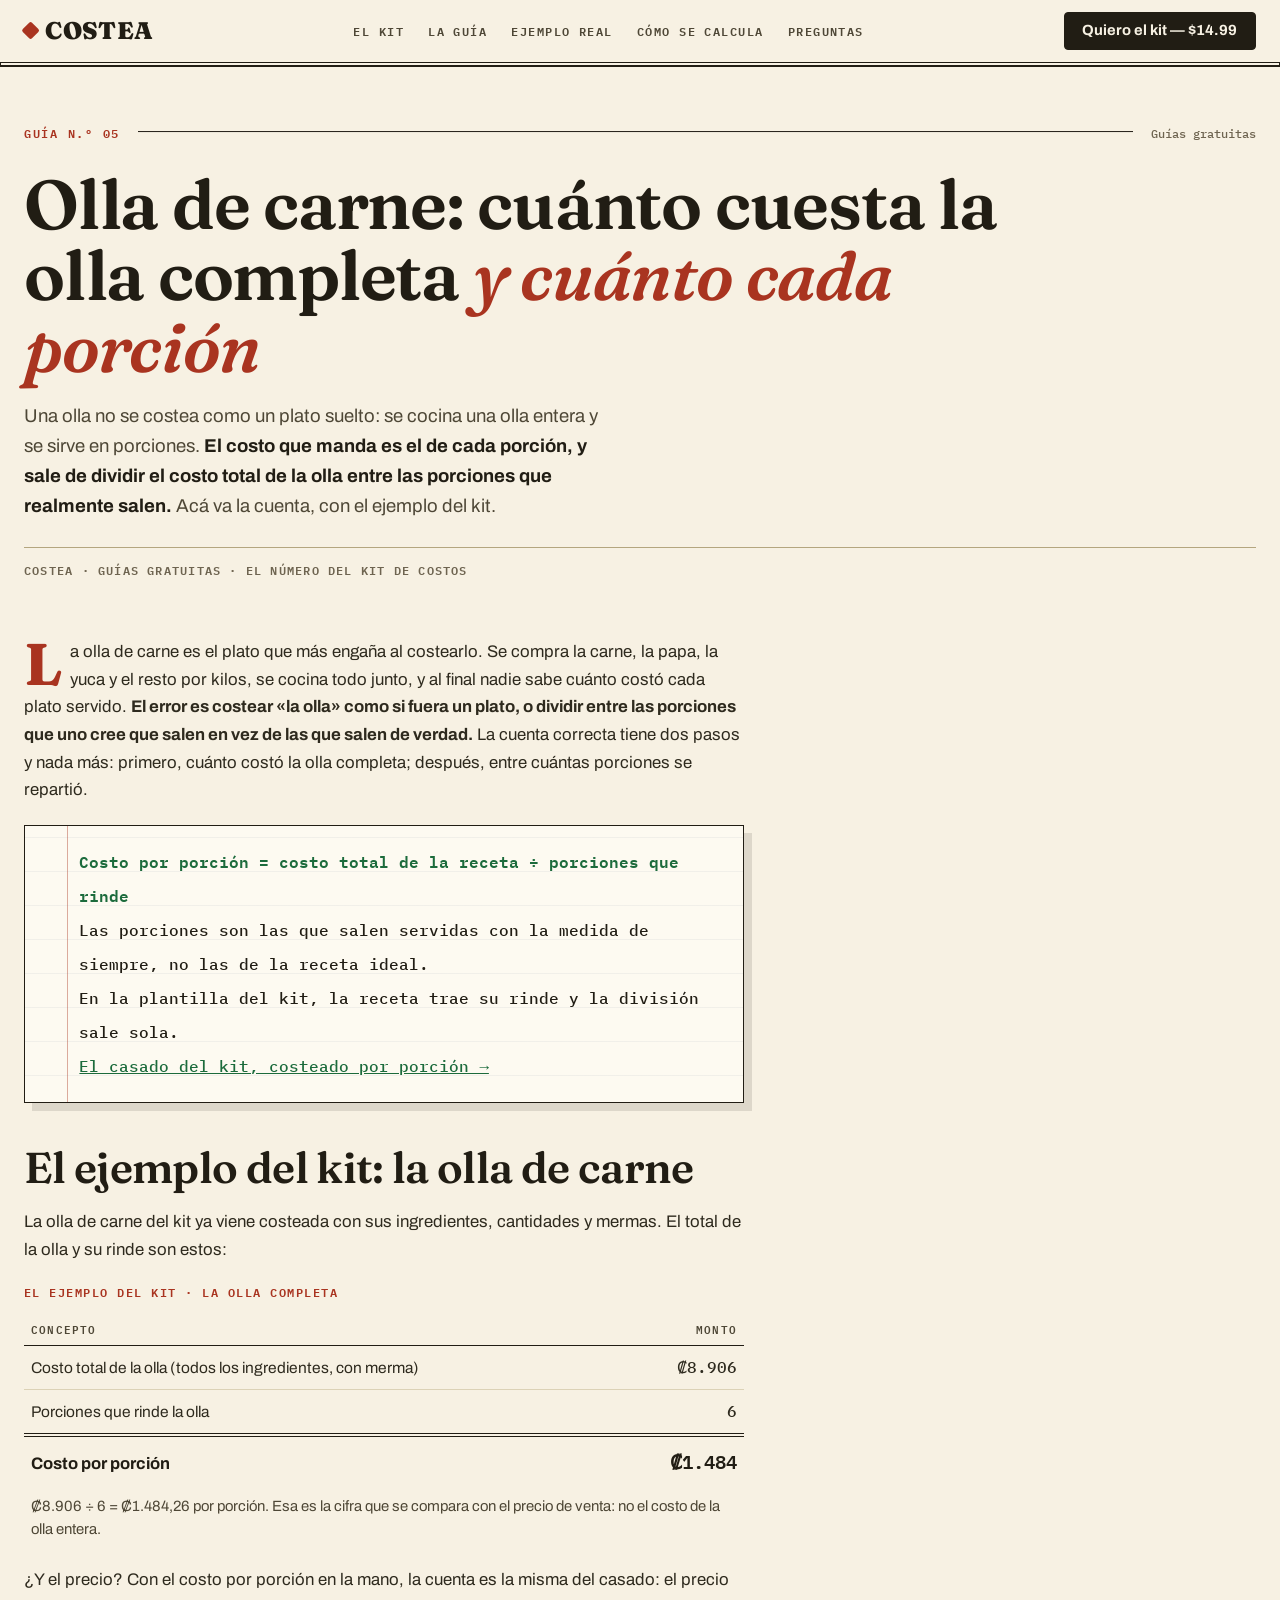
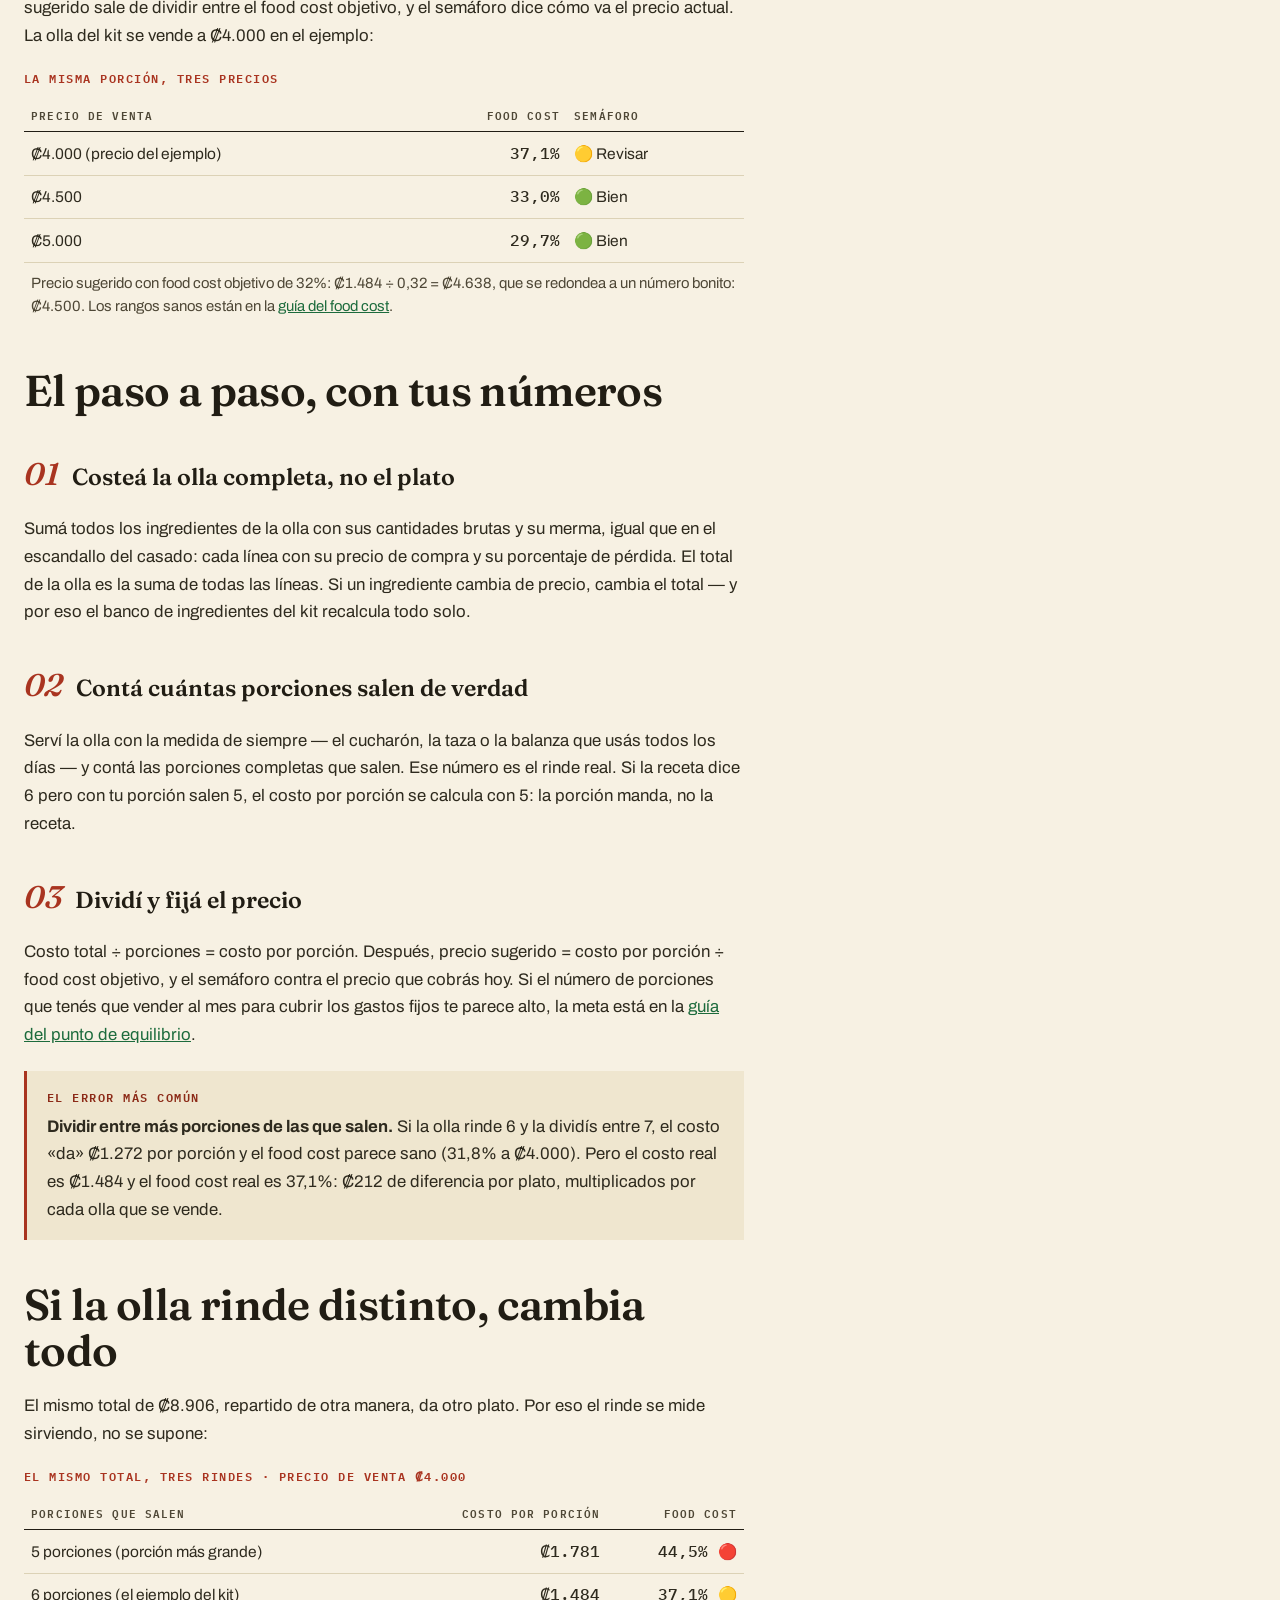
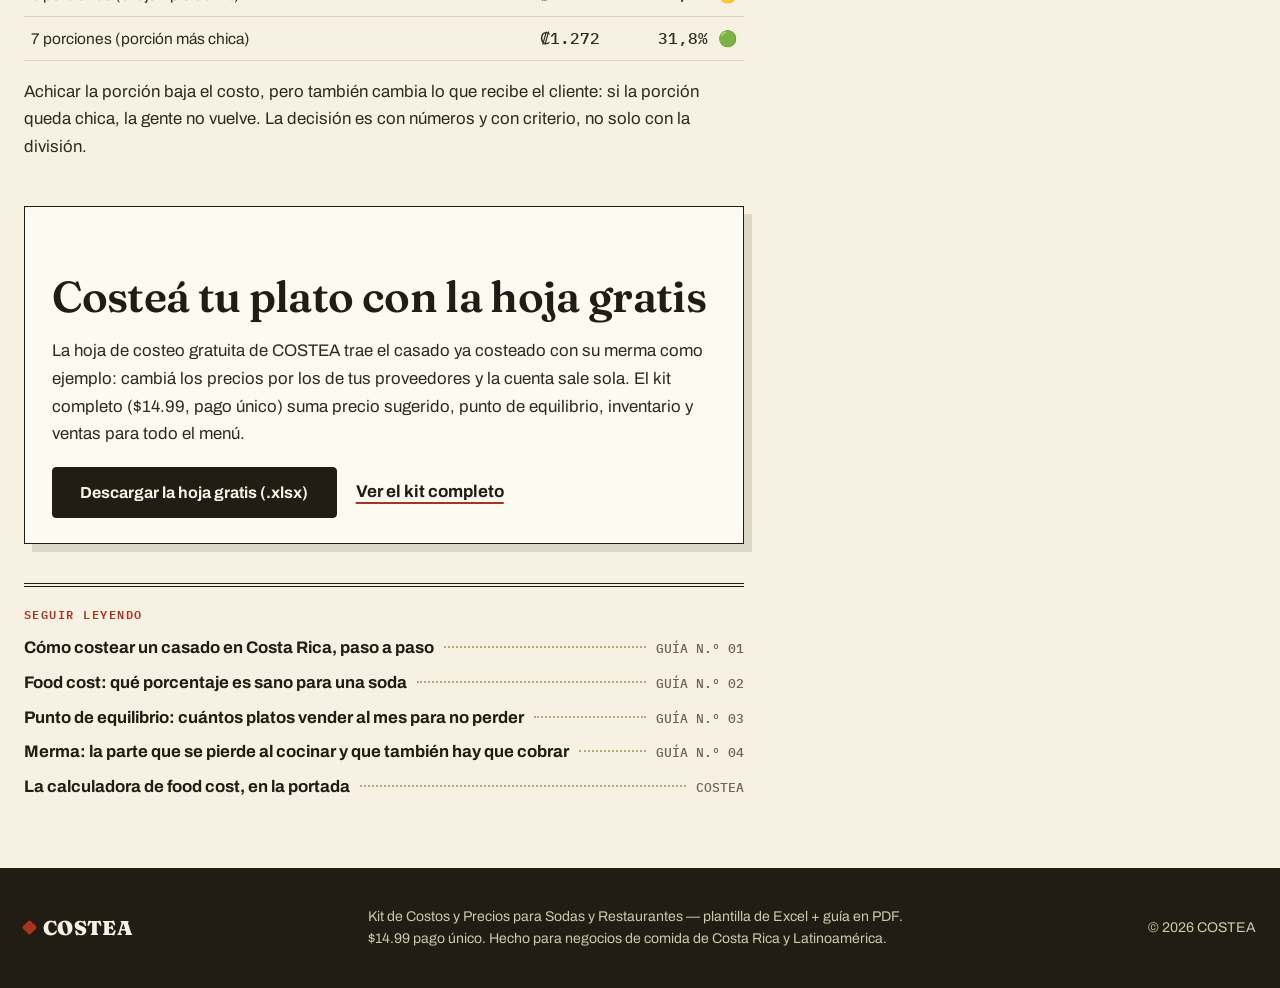
<file: guias/olla-de-carne-costo-porcion.html>
<!DOCTYPE html>
<html lang="es">
<head>
<meta charset="UTF-8">
<meta name="viewport" content="width=device-width, initial-scale=1.0">
<title>Olla de carne: cuánto cuesta la olla completa y cuánto cada porción — COSTEA</title>
<meta name="description" content="Una olla de carne cuesta ₡8.906 en total y rinde 6 porciones: ₡1.484 por porción. Cómo costear una receta que rinde varias porciones y qué precio ponerle, con los números del kit de COSTEA. Guía gratuita.">
<meta property="og:title" content="Olla de carne: cuánto cuesta la olla completa y cuánto cada porción">
<meta property="og:description" content="La olla del kit cuesta ₡8.906 y rinde 6 porciones (₡1.484 cada una). A ₡4.000 el food cost es 37%: en amarillo. La cuenta completa, paso a paso.">
<meta property="og:type" content="article">
<meta property="og:url" content="https://costea.pages.dev/guias/olla-de-carne-costo-porcion">
<meta property="og:image" content="https://costea.pages.dev/assets/hoja-precio-sugerido.png">
<link rel="canonical" href="https://costea.pages.dev/guias/merma-costo-plato">
<link rel="icon" href="data:image/svg+xml,%3Csvg xmlns='http://www.w3.org/2000/svg' viewBox='0 0 64 64'%3E%3Crect width='64' height='64' rx='10' fill='%23211D14'/%3E%3Crect x='9' y='9' width='46' height='46' rx='4' fill='none' stroke='%23F7F1E3' stroke-width='3'/%3E%3Ccircle cx='32' cy='40' r='6' fill='%23A93420'/%3E%3Crect x='20' y='20' width='24' height='4' fill='%23F7F1E3'/%3E%3C/svg%3E">
<script type="application/ld+json">
{"@context":"https://schema.org","@type":"Article","headline":"Olla de carne: cuánto cuesta la olla completa y cuánto cada porción","description":"Cómo costear una receta que rinde varias porciones: el costo total de la olla dividido entre las porciones que realmente salen, con el ejemplo del kit de COSTEA.","author":{"@type":"Organization","name":"COSTEA"},"publisher":{"@type":"Organization","name":"COSTEA"},"inLanguage":"es","mainEntityOfPage":"https://costea.pages.dev/guias/merma-costo-plato"}
</script>
<script type="application/ld+json">
{"@context":"https://schema.org","@type":"BreadcrumbList","itemListElement":[{"@type":"ListItem","position":1,"name":"COSTEA","item":"https://costea.pages.dev/"},{"@type":"ListItem","position":2,"name":"Guías gratuitas","item":"https://costea.pages.dev/guias/merma-costo-plato"},{"@type":"ListItem","position":3,"name":"Olla de carne"}]}
</script>
<link rel="stylesheet" href="../assets/fonts.css">
<style>
/* ============================================================
   COSTEA — «El libro de cuentas» · páginas de guía
   Mismo sistema que la portada: papel crema, renglones de libro
   mayor, tinta verde de fórmula, tinta roja de anotación.
   ============================================================ */
:root{
  --paper:#F7F1E3; --paper-2:#FDFAF1; --paper-3:#EFE6CF;
  --ink:#211D14; --ink-2:#4E4736; --ink-3:#6E6450;
  --rule:#DCD2B6; --rule-2:#B4A67F;
  --rojo:#A93420; --rojo-osc:#8C2A17;
  --verde:#1C6B3C; --verde-bg:#E9EFE0;
  --ambar-bg:#F6EBC8; --ambar-tx:#7A5410;
  --rojo-bg:#F7E3DA;
  --oro:#D9A92C;
  --radius:4px;
}
*{margin:0;padding:0;box-sizing:border-box}
html{scroll-behavior:smooth}
@media (prefers-reduced-motion: reduce){ html{scroll-behavior:auto} *{animation:none!important;transition:none!important} }
body{font-family:'Archivo',system-ui,sans-serif;background:var(--paper);color:var(--ink);line-height:1.55;font-size:17px;-webkit-font-smoothing:antialiased}
img{max-width:100%;display:block}
a{color:var(--verde)}
:focus-visible{outline:3px solid var(--verde);outline-offset:2px}
footer :focus-visible{outline-color:var(--oro)}
.skip{position:absolute;left:-9999px;top:0;z-index:100;background:var(--ink);color:var(--paper);font-weight:700;padding:.65rem 1.1rem;border-radius:0 0 var(--radius) 0;text-decoration:none}
.skip:focus{left:0}
.wrap{width:min(1240px,100% - 3rem);margin-inline:auto}
.leader{display:flex;align-items:baseline;gap:.6rem}
.leader .dots{flex:1;min-width:1.6rem;border-bottom:2px dotted var(--rule-2);transform:translateY(-.3em)}
.folio-head{display:flex;align-items:baseline;gap:1.1rem;margin-bottom:1.6rem}
.folio-head .no{font-family:'IBM Plex Mono',monospace;font-size:.78rem;font-weight:600;letter-spacing:.14em;color:var(--rojo);white-space:nowrap}
.folio-head .ln{flex:1;border-top:1px solid var(--ink);transform:translateY(-.35em)}
.folio-head .pg{font-family:'IBM Plex Mono',monospace;font-size:.78rem;color:var(--ink-3);white-space:nowrap}
.btn{display:inline-flex;align-items:center;justify-content:center;gap:.55rem;background:var(--ink);color:var(--paper);font-weight:700;text-decoration:none;padding:.92rem 1.7rem;border-radius:var(--radius);border:1.5px solid var(--ink);cursor:pointer;font-size:1rem;line-height:1.2;transition:background .18s ease,border-color .18s ease,transform .12s ease}
.btn:hover{background:var(--rojo-osc);border-color:var(--rojo-osc)}
.btn:active{transform:translateY(1px)}
.btn.small{padding:.6rem 1.1rem;font-size:.92rem}
.folio{background:var(--paper-2);border:1.5px solid var(--ink);box-shadow:8px 8px 0 rgba(33,29,20,.12);position:relative}
.folio::before{content:"";position:absolute;top:0;bottom:0;left:2.6rem;width:1px;background:rgba(169,52,32,.4)}
.folio-in{padding:1.5rem 1.6rem 1.4rem 4rem;position:relative;background-image:linear-gradient(transparent 33px,rgba(70,90,120,.12) 34px);background-size:100% 34px;background-position:0 12px}
.dotp{border-radius:50%;border:1.8px solid rgba(33,29,20,.4);box-shadow:inset 0 0 0 1.5px rgba(255,255,255,.4);display:inline-block;width:.62em;height:.62em;vertical-align:-.03em}
.dotp.ok{background:#2F9E57}.dotp.mid{background:#DFA40C}.dotp.bad{background:var(--rojo)}

/* ---------- header ---------- */
header{position:sticky;top:0;z-index:50;background:var(--paper);border-bottom:1px solid var(--ink);box-shadow:0 3px 0 -1px var(--paper),0 4px 0 0 var(--ink)}
.header-in{display:flex;align-items:center;gap:1.6rem;padding:.72rem 0}
.logo{font-family:'Fraunces',Georgia,serif;font-weight:900;font-size:1.5rem;letter-spacing:.015em;color:var(--ink);text-decoration:none;display:flex;align-items:center;gap:.5rem}
.logo .dot{width:.55em;height:.55em;background:var(--rojo);border-radius:2px;display:inline-block;transform:rotate(45deg)}
nav{margin-left:auto;display:flex;gap:1.5rem}
nav a{color:var(--ink-2);text-decoration:none;font-family:'IBM Plex Mono',monospace;font-size:.76rem;font-weight:600;letter-spacing:.12em;text-transform:uppercase;padding:.4rem 0;transition:color .15s ease}
nav a:hover{color:var(--rojo-osc);text-decoration:underline;text-underline-offset:5px}

/* ---------- encabezado de la guía ---------- */
.doc-head{padding:3.8rem 0 0}
.doc-head h1{font-family:'Fraunces',Georgia,serif;font-weight:620;font-size:clamp(2.5rem,5.6vw,4.3rem);line-height:1.04;letter-spacing:-.018em;max-width:16em}
.doc-head h1 em{font-style:italic;font-weight:560;color:var(--rojo)}
.doc-head .deck{margin-top:1.2rem;font-size:1.16rem;line-height:1.6;color:var(--ink-2);max-width:37rem}
.doc-head .deck strong{color:var(--ink)}
.doc-meta{margin-top:1.6rem;border-top:1px solid var(--rule-2);padding-top:.8rem;font-family:'IBM Plex Mono',monospace;font-size:.76rem;font-weight:600;letter-spacing:.1em;text-transform:uppercase;color:var(--ink-3)}

/* ---------- artículo editorial ---------- */
article.seo{max-width:45rem;padding:2.6rem 0 4.2rem}
article.seo h2{font-family:'Fraunces',Georgia,serif;font-weight:600;font-size:clamp(1.9rem,3.8vw,2.7rem);line-height:1.08;letter-spacing:-.015em;margin-top:2.6rem}
article.seo h3{margin-top:2.2rem;font-family:'Fraunces',Georgia,serif;font-size:1.45rem;font-weight:600;display:flex;gap:.8rem;align-items:baseline}
article.seo h3 .pn{font-style:italic;font-weight:560;color:var(--rojo);font-size:1.35em;flex:none}
article.seo p{margin-top:1.05rem;color:#2E2A1E;font-size:1.05rem;line-height:1.65}
article.seo p.first::first-letter{font-family:'Fraunces',Georgia,serif;font-weight:700;font-size:3.5em;float:left;line-height:.82;padding:.04em .14em 0 0;color:var(--rojo)}
article.seo ul{margin:1rem 0 0;list-style:none;display:grid;gap:.6rem;color:#2E2A1E;font-size:1.03rem}
article.seo ul li{display:flex;gap:.65rem;align-items:flex-start}
article.seo ul li svg{flex:none;margin-top:.3em}
.formula{margin-top:1.3rem}
.formula .folio-in{padding:1.2rem 1.3rem 1.2rem 3.4rem;font-family:'IBM Plex Mono',monospace;font-variant-numeric:tabular-nums;font-size:.99rem;line-height:34px}
.formula b{color:var(--verde)}
article.seo .ej{border-left:3.5px solid var(--rojo);background:var(--paper-3);padding:1.05rem 1.25rem;margin-top:1.4rem}
article.seo .ej p{margin-top:0}
article.seo .ej .ojo{font-family:'IBM Plex Mono',monospace;font-size:.72rem;font-weight:600;letter-spacing:.13em;text-transform:uppercase;color:var(--rojo-osc);display:block;margin-bottom:.35rem}

/* La tabla-asiento: el renglón del libro donde se asienta la cuenta */
.tbl-wrap{margin-top:1.3rem;overflow-x:auto;-webkit-overflow-scrolling:touch}
table.asiento{width:100%;border-collapse:collapse;font-size:.97rem;min-width:30rem}
table.asiento caption{text-align:left;font-family:'IBM Plex Mono',monospace;font-size:.72rem;font-weight:600;letter-spacing:.13em;text-transform:uppercase;color:var(--rojo);padding-bottom:.6rem}
table.asiento th{font-family:'IBM Plex Mono',monospace;font-size:.7rem;font-weight:600;letter-spacing:.1em;text-transform:uppercase;color:var(--ink-2);text-align:left;padding:.5rem .45rem;border-bottom:1.5px solid var(--ink)}
table.asiento td{padding:.55rem .45rem;border-bottom:1px solid var(--rule);color:#2E2A1E;vertical-align:baseline}
table.asiento .n{text-align:right;font-family:'IBM Plex Mono',monospace;font-variant-numeric:tabular-nums;white-space:nowrap}
table.asiento th.n{text-align:right}
table.asiento tr.tot td{border-top:4px double var(--ink);border-bottom:0;font-weight:700;color:var(--ink);font-size:1.04rem;padding-top:.7rem}
table.asiento tr.tot .n{font-size:1.18rem}
table.asiento tr.sub td{border-bottom:0;color:var(--ink-2);font-size:.93rem}

/* Rangos del semáforo, como asientos con su luz */
.rango{display:flex;gap:1rem;padding:1.15rem 0;border-top:1px solid var(--rule-2)}
.rango:last-of-type{border-bottom:1px solid var(--rule-2)}
.rango .light{width:1.15rem;height:1.15rem;border-radius:50%;flex:none;margin-top:.3rem;border:2px solid rgba(33,29,20,.45);box-shadow:inset 0 0 0 2px rgba(255,255,255,.4),0 1px 2px rgba(33,29,20,.25)}
.rango .light.ok{background:#2F9E57}.rango .light.mid{background:#DFA40C}.rango .light.bad{background:var(--rojo)}
.rango .rpct{font-family:'IBM Plex Mono',monospace;font-variant-numeric:tabular-nums;font-weight:600;font-size:1.3rem;white-space:nowrap;min-width:6.2rem}
.rango p{margin-top:.15rem!important;font-size:1rem!important}
.rango p b{color:var(--ink)}

/* Cierre de la guía: asiento con los enlaces del libro */
.guia-cta{background:var(--paper-2);border:1.5px solid var(--ink);box-shadow:8px 8px 0 rgba(33,29,20,.12);padding:1.6rem 1.7rem;margin-top:2.8rem}
.guia-cta h2{font-family:'Fraunces',Georgia,serif;font-weight:600;font-size:1.7rem;line-height:1.12;margin-top:0}
.guia-cta p{margin-top:.6rem;color:var(--ink-2);font-size:1rem}
.guia-cta .row{margin-top:1.2rem;display:flex;gap:1.2rem;align-items:center;flex-wrap:wrap}
.guia-cta .alt{color:var(--ink);font-weight:700;text-decoration:underline;text-underline-offset:5px;text-decoration-color:var(--rojo);text-decoration-thickness:2px}
.guia-cta .alt:hover{color:var(--rojo-osc)}
.next-list{margin-top:2.4rem;border-top:4px double var(--ink);padding-top:1.2rem}
.next-list .k{font-family:'IBM Plex Mono',monospace;font-size:.72rem;font-weight:600;letter-spacing:.13em;text-transform:uppercase;color:var(--rojo);display:block;margin-bottom:.7rem}
.next-list .leader{font-size:1.05rem;margin-top:.55rem}
.next-list a{color:var(--ink);font-weight:700;text-decoration:none}
.next-list a:hover{color:var(--rojo-osc);text-decoration:underline;text-underline-offset:4px}
.next-list .pg{font-family:'IBM Plex Mono',monospace;font-size:.8rem;color:var(--ink-3);white-space:nowrap}

/* ---------- footer ---------- */
footer{background:var(--ink);color:#CFC7AB;padding:2.4rem 0}
.footer-in{display:flex;gap:1.5rem;flex-wrap:wrap;align-items:center;justify-content:space-between}
footer .logo{color:var(--paper);font-size:1.25rem}
footer p{font-size:.88rem;max-width:34rem}
footer a{color:var(--oro)}
@media print{ header{position:static} }

@media (max-width: 900px){
  nav{display:none}
  .doc-head{padding:2.6rem 0 0}
}
@media (max-width: 520px){
  body{font-size:16px}
  .wrap{width:calc(100% - 2.2rem)}
  .formula .folio-in{padding:1.05rem .9rem 1.05rem 2.6rem;font-size:.86rem}
  .folio::before{left:1.7rem}
  .rango{flex-wrap:wrap;gap:.4rem .8rem}
  .rango .rpct{min-width:0}
  .guia-cta{padding:1.3rem 1.15rem}
  .header-in{gap:.8rem}
}
</style>
</head>
<body>
<a class="skip" href="#top">Saltar al contenido</a>

<header>
  <div class="wrap header-in">
    <a class="logo" href="../index.html"><span class="dot"></span>COSTEA</a>
    <nav aria-label="Secciones">
      <a href="../index.html#kit">El kit</a>
      <a href="../index.html#guia">La guía</a>
      <a href="../index.html#ejemplo">Ejemplo real</a>
      <a href="../index.html#como-calcular">Cómo se calcula</a>
      <a href="../index.html#preguntas">Preguntas</a>
    </nav>
    <a class="btn small" href="../index.html#comprar" style="margin-left:auto">Quiero el kit — $14.99</a>
  </div>
</header>

<main id="top" tabindex="-1">
  <div class="wrap">
    <div class="doc-head">
      <div class="folio-head"><span class="no">GUÍA N.º 05</span><span class="ln" aria-hidden="true"></span><span class="pg">Guías gratuitas</span></div>
      <h1>Olla de carne: cuánto cuesta la olla completa <em>y cuánto cada porción</em></h1>
      <p class="deck">Una olla no se costea como un plato suelto: se cocina una olla entera y se sirve en porciones. <strong>El costo que manda es el de cada porción, y sale de dividir el costo total de la olla entre las porciones que realmente salen.</strong> Acá va la cuenta, con el ejemplo del kit.</p>
      <p class="doc-meta">COSTEA · Guías gratuitas · El número del kit de costos</p>
    </div>

    <article class="seo">
      <p class="first">La olla de carne es el plato que más engaña al costearlo. Se compra la carne, la papa, la yuca y el resto por kilos, se cocina todo junto, y al final nadie sabe cuánto costó cada plato servido. <strong>El error es costear «la olla» como si fuera un plato, o dividir entre las porciones que uno cree que salen en vez de las que salen de verdad.</strong> La cuenta correcta tiene dos pasos y nada más: primero, cuánto costó la olla completa; después, entre cuántas porciones se repartió.</p>
      <div class="folio formula">
        <div class="folio-in">
          <b>Costo por porción = costo total de la receta ÷ porciones que rinde</b><br>
          Las porciones son las que salen servidas con la medida de siempre, no las de la receta ideal.<br>
          En la plantilla del kit, la receta trae su rinde y la división sale sola.<br>
          <a href="costear-un-casado.html">El casado del kit, costeado por porción →</a>
        </div>
      </div>

      <h2>El ejemplo del kit: la olla de carne</h2>
      <p>La olla de carne del kit ya viene costeada con sus ingredientes, cantidades y mermas. El total de la olla y su rinde son estos:</p>
      <div class="tbl-wrap">
        <table class="asiento">
          <caption>El ejemplo del kit · la olla completa</caption>
          <thead>
            <tr><th>Concepto</th><th class="n">Monto</th></tr>
          </thead>
          <tbody>
            <tr><td>Costo total de la olla (todos los ingredientes, con merma)</td><td class="n">₡8.906</td></tr>
            <tr><td>Porciones que rinde la olla</td><td class="n">6</td></tr>
            <tr class="tot"><td>Costo por porción</td><td class="n">₡1.484</td></tr>
            <tr class="sub"><td colspan="2">₡8.906 ÷ 6 = ₡1.484,26 por porción. Esa es la cifra que se compara con el precio de venta: no el costo de la olla entera.</td></tr>
          </tbody>
        </table>
      </div>
      <p>¿Y el precio? Con el costo por porción en la mano, la cuenta es la misma del casado: el precio sugerido sale de dividir entre el food cost objetivo, y el semáforo dice cómo va el precio actual. La olla del kit se vende a ₡4.000 en el ejemplo:</p>
      <div class="tbl-wrap">
        <table class="asiento">
          <caption>La misma porción, tres precios</caption>
          <thead>
            <tr><th>Precio de venta</th><th class="n">Food cost</th><th>Semáforo</th></tr>
          </thead>
          <tbody>
            <tr><td>₡4.000 (precio del ejemplo)</td><td class="n">37,1%</td><td>🟡 Revisar</td></tr>
            <tr><td>₡4.500</td><td class="n">33,0%</td><td>🟢 Bien</td></tr>
            <tr><td>₡5.000</td><td class="n">29,7%</td><td>🟢 Bien</td></tr>
            <tr class="sub"><td colspan="3">Precio sugerido con food cost objetivo de 32%: ₡1.484 ÷ 0,32 = ₡4.638, que se redondea a un número bonito: ₡4.500. Los rangos sanos están en la <a href="food-cost-porcentaje.html">guía del food cost</a>.</td></tr>
          </tbody>
        </table>
      </div>

      <h2>El paso a paso, con tus números</h2>

      <h3><span class="pn">01</span> Costeá la olla completa, no el plato</h3>
      <p>Sumá todos los ingredientes de la olla con sus cantidades brutas y su merma, igual que en el escandallo del casado: cada línea con su precio de compra y su porcentaje de pérdida. El total de la olla es la suma de todas las líneas. Si un ingrediente cambia de precio, cambia el total — y por eso el banco de ingredientes del kit recalcula todo solo.</p>

      <h3><span class="pn">02</span> Contá cuántas porciones salen de verdad</h3>
      <p>Serví la olla con la medida de siempre — el cucharón, la taza o la balanza que usás todos los días — y contá las porciones completas que salen. Ese número es el rinde real. Si la receta dice 6 pero con tu porción salen 5, el costo por porción se calcula con 5: la porción manda, no la receta.</p>

      <h3><span class="pn">03</span> Dividí y fijá el precio</h3>
      <p>Costo total ÷ porciones = costo por porción. Después, precio sugerido = costo por porción ÷ food cost objetivo, y el semáforo contra el precio que cobrás hoy. Si el número de porciones que tenés que vender al mes para cubrir los gastos fijos te parece alto, la meta está en la <a href="punto-de-equilibrio.html">guía del punto de equilibrio</a>.</p>

      <div class="ej">
        <p><span class="ojo">El error más común</span><strong>Dividir entre más porciones de las que salen.</strong> Si la olla rinde 6 y la dividís entre 7, el costo «da» ₡1.272 por porción y el food cost parece sano (31,8% a ₡4.000). Pero el costo real es ₡1.484 y el food cost real es 37,1%: ₡212 de diferencia por plato, multiplicados por cada olla que se vende.</p>
      </div>

      <h2>Si la olla rinde distinto, cambia todo</h2>
      <p>El mismo total de ₡8.906, repartido de otra manera, da otro plato. Por eso el rinde se mide sirviendo, no se supone:</p>
      <div class="tbl-wrap">
        <table class="asiento">
          <caption>El mismo total, tres rindes · precio de venta ₡4.000</caption>
          <thead>
            <tr><th>Porciones que salen</th><th class="n">Costo por porción</th><th class="n">Food cost</th></tr>
          </thead>
          <tbody>
            <tr><td>5 porciones (porción más grande)</td><td class="n">₡1.781</td><td class="n">44,5% 🔴</td></tr>
            <tr><td>6 porciones (el ejemplo del kit)</td><td class="n">₡1.484</td><td class="n">37,1% 🟡</td></tr>
            <tr><td>7 porciones (porción más chica)</td><td class="n">₡1.272</td><td class="n">31,8% 🟢</td></tr>
          </tbody>
        </table>
      </div>
      <p>Achicar la porción baja el costo, pero también cambia lo que recibe el cliente: si la porción queda chica, la gente no vuelve. La decisión es con números y con criterio, no solo con la división.</p>

      <div class="guia-cta">
        <h2>Costeá tu plato con la hoja gratis</h2>
        <p>La hoja de costeo gratuita de COSTEA trae el casado ya costeado con su merma como ejemplo: cambiá los precios por los de tus proveedores y la cuenta sale sola. El kit completo ($14.99, pago único) suma precio sugerido, punto de equilibrio, inventario y ventas para todo el menú.</p>
        <div class="row">
          <a class="btn" href="../hoja-de-costeo-gratis.xlsx" download>Descargar la hoja gratis (.xlsx)</a>
          <a class="alt" href="../index.html#comprar">Ver el kit completo</a>
        </div>
      </div>

      <div class="next-list">
        <span class="k">Seguir leyendo</span>
        <div class="leader"><a href="costear-un-casado.html">Cómo costear un casado en Costa Rica, paso a paso</a><span class="dots" aria-hidden="true"></span><span class="pg">GUÍA N.º 01</span></div>
        <div class="leader"><a href="food-cost-porcentaje.html">Food cost: qué porcentaje es sano para una soda</a><span class="dots" aria-hidden="true"></span><span class="pg">GUÍA N.º 02</span></div>
        <div class="leader"><a href="punto-de-equilibrio.html">Punto de equilibrio: cuántos platos vender al mes para no perder</a><span class="dots" aria-hidden="true"></span><span class="pg">GUÍA N.º 03</span></div>
        <div class="leader"><a href="merma-costo-plato.html">Merma: la parte que se pierde al cocinar y que también hay que cobrar</a><span class="dots" aria-hidden="true"></span><span class="pg">GUÍA N.º 04</span></div>
        <div class="leader"><a href="../index.html#top">La calculadora de food cost, en la portada</a><span class="dots" aria-hidden="true"></span><span class="pg">COSTEA</span></div>
      </div>
    </article>
  </div>
</main>

<footer>
  <div class="wrap footer-in">
    <a class="logo" href="../index.html"><span class="dot"></span>COSTEA</a>
    <p>Kit de Costos y Precios para Sodas y Restaurantes — plantilla de Excel + guía en PDF. $14.99 pago único. Hecho para negocios de comida de Costa Rica y Latinoamérica.</p>
    <p>© 2026 COSTEA</p>
  </div>
</footer>

</body>
</html>
</file>
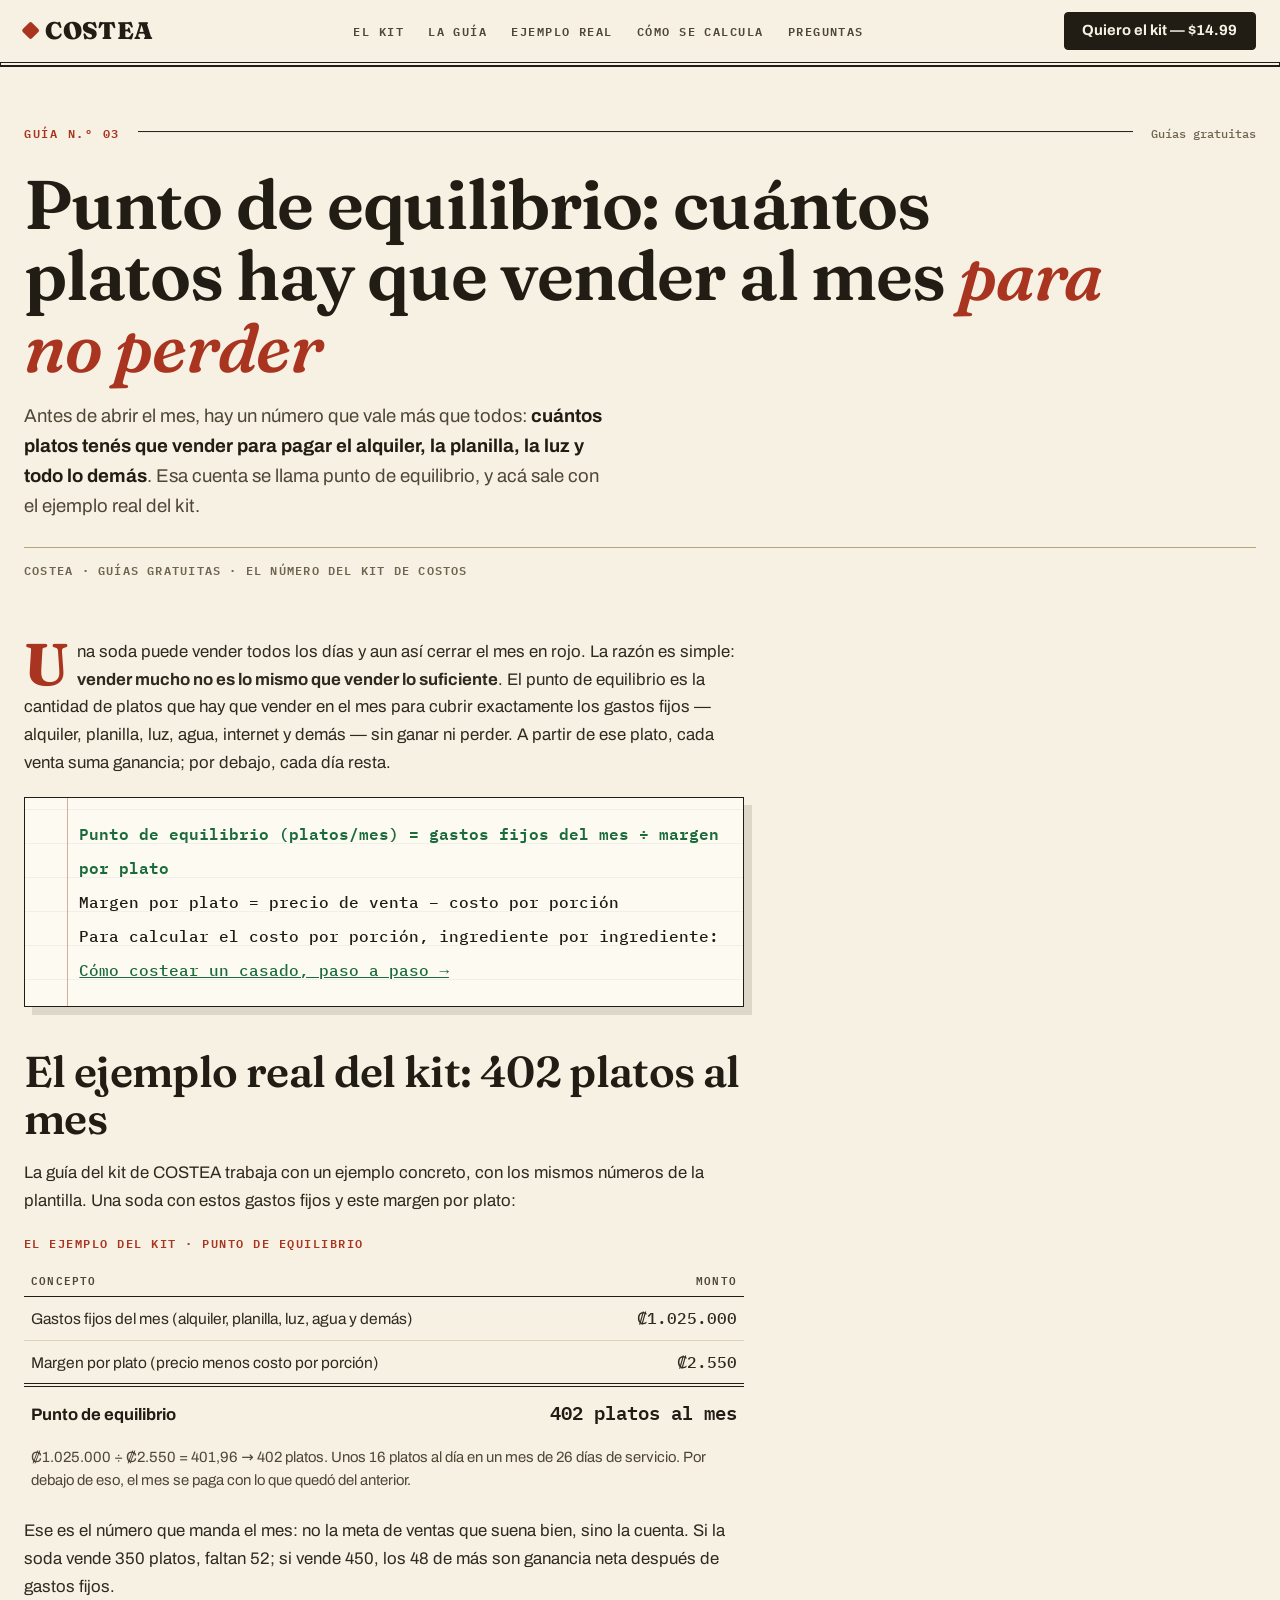
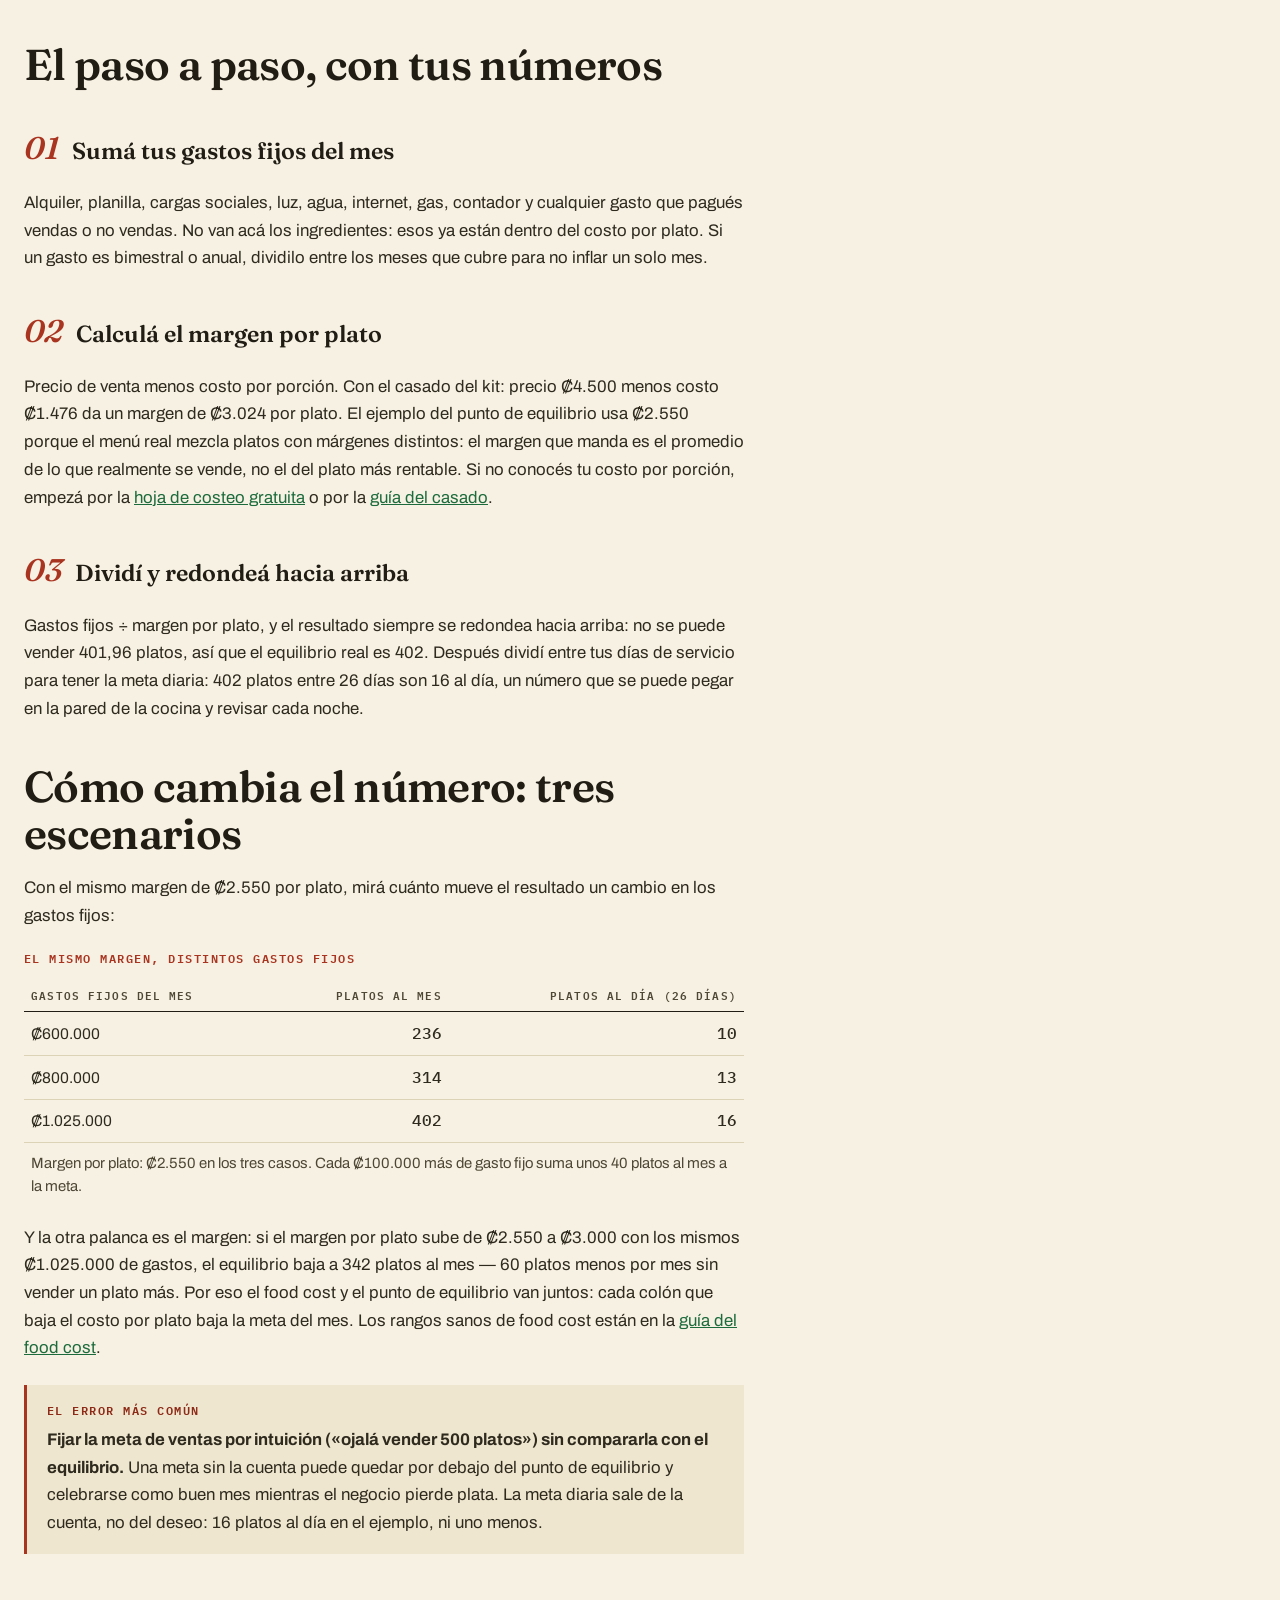
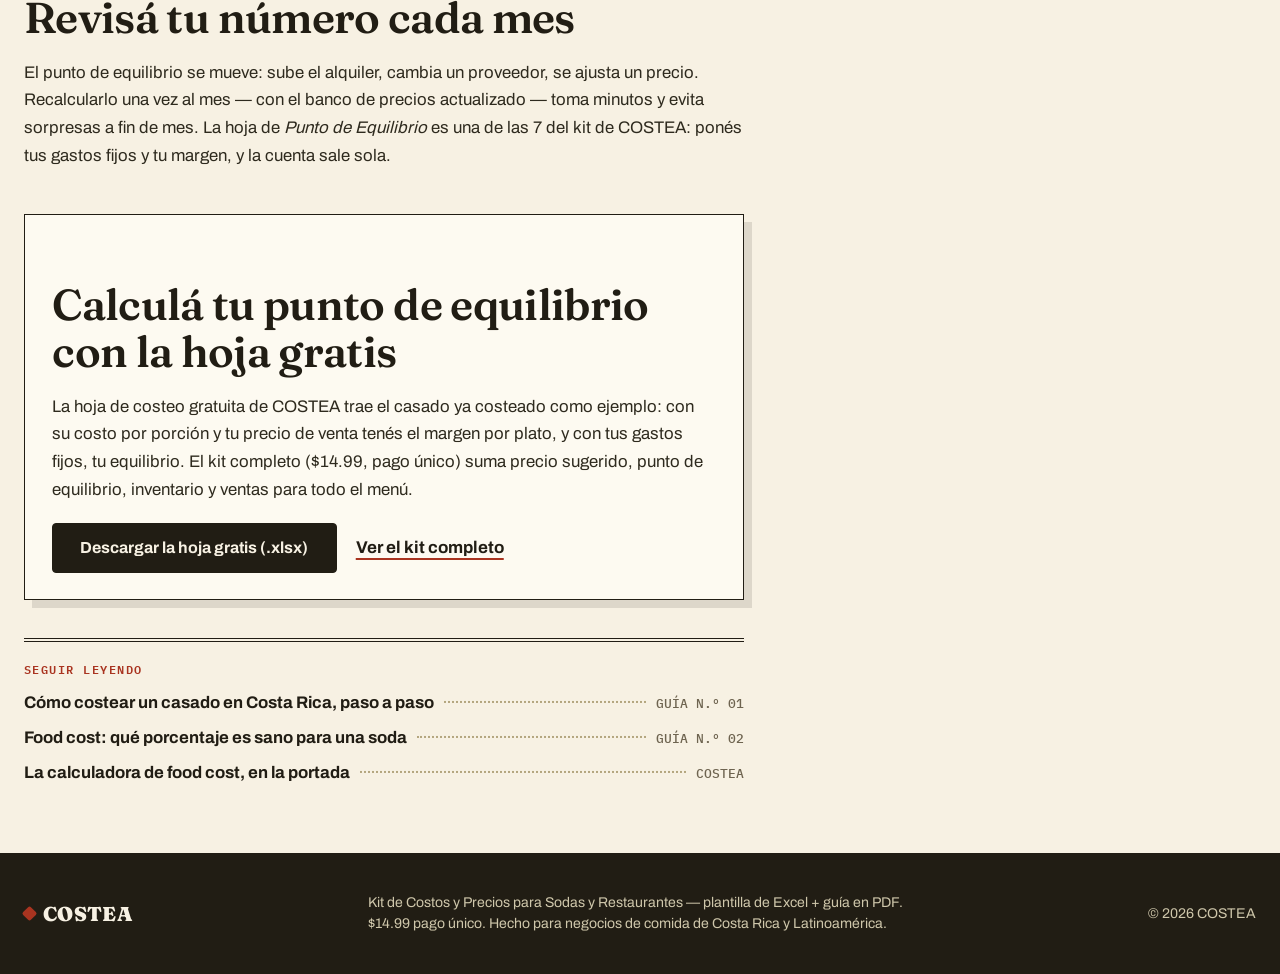
<file: guias/punto-de-equilibrio.html>
<!DOCTYPE html>
<html lang="es">
<head>
<meta charset="UTF-8">
<meta name="viewport" content="width=device-width, initial-scale=1.0">
<title>Punto de equilibrio de una soda: cuántos platos hay que vender al mes para no perder — COSTEA</title>
<meta name="description" content="El punto de equilibrio de una soda es cuántos platos hay que vender al mes para cubrir los gastos fijos. La fórmula, el ejemplo real del kit de COSTEA y qué mover cuando el número no da. Guía gratuita.">
<meta property="og:title" content="Punto de equilibrio de una soda: cuántos platos vender al mes para cubrir gastos">
<meta property="og:description" content="La fórmula del punto de equilibrio con el ejemplo real del kit: ₡1.025.000 de gastos fijos y ₡2.550 de margen por plato dan 402 platos al mes.">
<meta property="og:type" content="article">
<meta property="og:url" content="https://costea.pages.dev/guias/punto-de-equilibrio">
<meta property="og:image" content="https://costea.pages.dev/assets/hoja-precio-sugerido.png">
<link rel="canonical" href="https://costea.pages.dev/guias/punto-de-equilibrio">
<link rel="icon" href="data:image/svg+xml,%3Csvg xmlns='http://www.w3.org/2000/svg' viewBox='0 0 64 64'%3E%3Crect width='64' height='64' rx='10' fill='%23211D14'/%3E%3Crect x='9' y='9' width='46' height='46' rx='4' fill='none' stroke='%23F7F1E3' stroke-width='3'/%3E%3Ccircle cx='32' cy='40' r='6' fill='%23A93420'/%3E%3Crect x='20' y='20' width='24' height='4' fill='%23F7F1E3'/%3E%3C/svg%3E">
<script type="application/ld+json">
{"@context":"https://schema.org","@type":"Article","headline":"Punto de equilibrio de una soda: cuántos platos hay que vender al mes para no perder","description":"Cuántos platos hay que vender al mes para cubrir los gastos fijos de una soda, con la fórmula y el ejemplo real del kit de COSTEA.","author":{"@type":"Organization","name":"COSTEA"},"publisher":{"@type":"Organization","name":"COSTEA"},"inLanguage":"es","mainEntityOfPage":"https://costea.pages.dev/guias/punto-de-equilibrio"}
</script>
<script type="application/ld+json">
{"@context":"https://schema.org","@type":"BreadcrumbList","itemListElement":[{"@type":"ListItem","position":1,"name":"COSTEA","item":"https://costea.pages.dev/"},{"@type":"ListItem","position":2,"name":"Guías gratuitas","item":"https://costea.pages.dev/guias/punto-de-equilibrio"},{"@type":"ListItem","position":3,"name":"Punto de equilibrio"}]}
</script>
<link rel="stylesheet" href="../assets/fonts.css">
<style>
/* ============================================================
   COSTEA — «El libro de cuentas» · páginas de guía
   Mismo sistema que la portada: papel crema, renglones de libro
   mayor, tinta verde de fórmula, tinta roja de anotación.
   ============================================================ */
:root{
  --paper:#F7F1E3; --paper-2:#FDFAF1; --paper-3:#EFE6CF;
  --ink:#211D14; --ink-2:#4E4736; --ink-3:#6E6450;
  --rule:#DCD2B6; --rule-2:#B4A67F;
  --rojo:#A93420; --rojo-osc:#8C2A17;
  --verde:#1C6B3C; --verde-bg:#E9EFE0;
  --ambar-bg:#F6EBC8; --ambar-tx:#7A5410;
  --rojo-bg:#F7E3DA;
  --oro:#D9A92C;
  --radius:4px;
}
*{margin:0;padding:0;box-sizing:border-box}
html{scroll-behavior:smooth}
@media (prefers-reduced-motion: reduce){ html{scroll-behavior:auto} *{animation:none!important;transition:none!important} }
body{font-family:'Archivo',system-ui,sans-serif;background:var(--paper);color:var(--ink);line-height:1.55;font-size:17px;-webkit-font-smoothing:antialiased}
img{max-width:100%;display:block}
a{color:var(--verde)}
:focus-visible{outline:3px solid var(--verde);outline-offset:2px}
footer :focus-visible{outline-color:var(--oro)}
.skip{position:absolute;left:-9999px;top:0;z-index:100;background:var(--ink);color:var(--paper);font-weight:700;padding:.65rem 1.1rem;border-radius:0 0 var(--radius) 0;text-decoration:none}
.skip:focus{left:0}
.wrap{width:min(1240px,100% - 3rem);margin-inline:auto}
.leader{display:flex;align-items:baseline;gap:.6rem}
.leader .dots{flex:1;min-width:1.6rem;border-bottom:2px dotted var(--rule-2);transform:translateY(-.3em)}
.folio-head{display:flex;align-items:baseline;gap:1.1rem;margin-bottom:1.6rem}
.folio-head .no{font-family:'IBM Plex Mono',monospace;font-size:.78rem;font-weight:600;letter-spacing:.14em;color:var(--rojo);white-space:nowrap}
.folio-head .ln{flex:1;border-top:1px solid var(--ink);transform:translateY(-.35em)}
.folio-head .pg{font-family:'IBM Plex Mono',monospace;font-size:.78rem;color:var(--ink-3);white-space:nowrap}
.btn{display:inline-flex;align-items:center;justify-content:center;gap:.55rem;background:var(--ink);color:var(--paper);font-weight:700;text-decoration:none;padding:.92rem 1.7rem;border-radius:var(--radius);border:1.5px solid var(--ink);cursor:pointer;font-size:1rem;line-height:1.2;transition:background .18s ease,border-color .18s ease,transform .12s ease}
.btn:hover{background:var(--rojo-osc);border-color:var(--rojo-osc)}
.btn:active{transform:translateY(1px)}
.btn.small{padding:.6rem 1.1rem;font-size:.92rem}
.folio{background:var(--paper-2);border:1.5px solid var(--ink);box-shadow:8px 8px 0 rgba(33,29,20,.12);position:relative}
.folio::before{content:"";position:absolute;top:0;bottom:0;left:2.6rem;width:1px;background:rgba(169,52,32,.4)}
.folio-in{padding:1.5rem 1.6rem 1.4rem 4rem;position:relative;background-image:linear-gradient(transparent 33px,rgba(70,90,120,.12) 34px);background-size:100% 34px;background-position:0 12px}
.dotp{border-radius:50%;border:1.8px solid rgba(33,29,20,.4);box-shadow:inset 0 0 0 1.5px rgba(255,255,255,.4);display:inline-block;width:.62em;height:.62em;vertical-align:-.03em}
.dotp.ok{background:#2F9E57}.dotp.mid{background:#DFA40C}.dotp.bad{background:var(--rojo)}

/* ---------- header ---------- */
header{position:sticky;top:0;z-index:50;background:var(--paper);border-bottom:1px solid var(--ink);box-shadow:0 3px 0 -1px var(--paper),0 4px 0 0 var(--ink)}
.header-in{display:flex;align-items:center;gap:1.6rem;padding:.72rem 0}
.logo{font-family:'Fraunces',Georgia,serif;font-weight:900;font-size:1.5rem;letter-spacing:.015em;color:var(--ink);text-decoration:none;display:flex;align-items:center;gap:.5rem}
.logo .dot{width:.55em;height:.55em;background:var(--rojo);border-radius:2px;display:inline-block;transform:rotate(45deg)}
nav{margin-left:auto;display:flex;gap:1.5rem}
nav a{color:var(--ink-2);text-decoration:none;font-family:'IBM Plex Mono',monospace;font-size:.76rem;font-weight:600;letter-spacing:.12em;text-transform:uppercase;padding:.4rem 0;transition:color .15s ease}
nav a:hover{color:var(--rojo-osc);text-decoration:underline;text-underline-offset:5px}

/* ---------- encabezado de la guía ---------- */
.doc-head{padding:3.8rem 0 0}
.doc-head h1{font-family:'Fraunces',Georgia,serif;font-weight:620;font-size:clamp(2.5rem,5.6vw,4.3rem);line-height:1.04;letter-spacing:-.018em;max-width:16em}
.doc-head h1 em{font-style:italic;font-weight:560;color:var(--rojo)}
.doc-head .deck{margin-top:1.2rem;font-size:1.16rem;line-height:1.6;color:var(--ink-2);max-width:37rem}
.doc-head .deck strong{color:var(--ink)}
.doc-meta{margin-top:1.6rem;border-top:1px solid var(--rule-2);padding-top:.8rem;font-family:'IBM Plex Mono',monospace;font-size:.76rem;font-weight:600;letter-spacing:.1em;text-transform:uppercase;color:var(--ink-3)}

/* ---------- artículo editorial ---------- */
article.seo{max-width:45rem;padding:2.6rem 0 4.2rem}
article.seo h2{font-family:'Fraunces',Georgia,serif;font-weight:600;font-size:clamp(1.9rem,3.8vw,2.7rem);line-height:1.08;letter-spacing:-.015em;margin-top:2.6rem}
article.seo h3{margin-top:2.2rem;font-family:'Fraunces',Georgia,serif;font-size:1.45rem;font-weight:600;display:flex;gap:.8rem;align-items:baseline}
article.seo h3 .pn{font-style:italic;font-weight:560;color:var(--rojo);font-size:1.35em;flex:none}
article.seo p{margin-top:1.05rem;color:#2E2A1E;font-size:1.05rem;line-height:1.65}
article.seo p.first::first-letter{font-family:'Fraunces',Georgia,serif;font-weight:700;font-size:3.5em;float:left;line-height:.82;padding:.04em .14em 0 0;color:var(--rojo)}
article.seo ul{margin:1rem 0 0;list-style:none;display:grid;gap:.6rem;color:#2E2A1E;font-size:1.03rem}
article.seo ul li{display:flex;gap:.65rem;align-items:flex-start}
article.seo ul li svg{flex:none;margin-top:.3em}
.formula{margin-top:1.3rem}
.formula .folio-in{padding:1.2rem 1.3rem 1.2rem 3.4rem;font-family:'IBM Plex Mono',monospace;font-variant-numeric:tabular-nums;font-size:.99rem;line-height:34px}
.formula b{color:var(--verde)}
article.seo .ej{border-left:3.5px solid var(--rojo);background:var(--paper-3);padding:1.05rem 1.25rem;margin-top:1.4rem}
article.seo .ej p{margin-top:0}
article.seo .ej .ojo{font-family:'IBM Plex Mono',monospace;font-size:.72rem;font-weight:600;letter-spacing:.13em;text-transform:uppercase;color:var(--rojo-osc);display:block;margin-bottom:.35rem}

/* La tabla-asiento: el renglón del libro donde se asienta la cuenta */
.tbl-wrap{margin-top:1.3rem;overflow-x:auto;-webkit-overflow-scrolling:touch}
table.asiento{width:100%;border-collapse:collapse;font-size:.97rem;min-width:30rem}
table.asiento caption{text-align:left;font-family:'IBM Plex Mono',monospace;font-size:.72rem;font-weight:600;letter-spacing:.13em;text-transform:uppercase;color:var(--rojo);padding-bottom:.6rem}
table.asiento th{font-family:'IBM Plex Mono',monospace;font-size:.7rem;font-weight:600;letter-spacing:.1em;text-transform:uppercase;color:var(--ink-2);text-align:left;padding:.5rem .45rem;border-bottom:1.5px solid var(--ink)}
table.asiento td{padding:.55rem .45rem;border-bottom:1px solid var(--rule);color:#2E2A1E;vertical-align:baseline}
table.asiento .n{text-align:right;font-family:'IBM Plex Mono',monospace;font-variant-numeric:tabular-nums;white-space:nowrap}
table.asiento th.n{text-align:right}
table.asiento tr.tot td{border-top:4px double var(--ink);border-bottom:0;font-weight:700;color:var(--ink);font-size:1.04rem;padding-top:.7rem}
table.asiento tr.tot .n{font-size:1.18rem}
table.asiento tr.sub td{border-bottom:0;color:var(--ink-2);font-size:.93rem}

/* Rangos del semáforo, como asientos con su luz */
.rango{display:flex;gap:1rem;padding:1.15rem 0;border-top:1px solid var(--rule-2)}
.rango:last-of-type{border-bottom:1px solid var(--rule-2)}
.rango .light{width:1.15rem;height:1.15rem;border-radius:50%;flex:none;margin-top:.3rem;border:2px solid rgba(33,29,20,.45);box-shadow:inset 0 0 0 2px rgba(255,255,255,.4),0 1px 2px rgba(33,29,20,.25)}
.rango .light.ok{background:#2F9E57}.rango .light.mid{background:#DFA40C}.rango .light.bad{background:var(--rojo)}
.rango .rpct{font-family:'IBM Plex Mono',monospace;font-variant-numeric:tabular-nums;font-weight:600;font-size:1.3rem;white-space:nowrap;min-width:6.2rem}
.rango p{margin-top:.15rem!important;font-size:1rem!important}
.rango p b{color:var(--ink)}

/* Cierre de la guía: asiento con los enlaces del libro */
.guia-cta{background:var(--paper-2);border:1.5px solid var(--ink);box-shadow:8px 8px 0 rgba(33,29,20,.12);padding:1.6rem 1.7rem;margin-top:2.8rem}
.guia-cta h2{font-family:'Fraunces',Georgia,serif;font-weight:600;font-size:1.7rem;line-height:1.12;margin-top:0}
.guia-cta p{margin-top:.6rem;color:var(--ink-2);font-size:1rem}
.guia-cta .row{margin-top:1.2rem;display:flex;gap:1.2rem;align-items:center;flex-wrap:wrap}
.guia-cta .alt{color:var(--ink);font-weight:700;text-decoration:underline;text-underline-offset:5px;text-decoration-color:var(--rojo);text-decoration-thickness:2px}
.guia-cta .alt:hover{color:var(--rojo-osc)}
.next-list{margin-top:2.4rem;border-top:4px double var(--ink);padding-top:1.2rem}
.next-list .k{font-family:'IBM Plex Mono',monospace;font-size:.72rem;font-weight:600;letter-spacing:.13em;text-transform:uppercase;color:var(--rojo);display:block;margin-bottom:.7rem}
.next-list .leader{font-size:1.05rem;margin-top:.55rem}
.next-list a{color:var(--ink);font-weight:700;text-decoration:none}
.next-list a:hover{color:var(--rojo-osc);text-decoration:underline;text-underline-offset:4px}
.next-list .pg{font-family:'IBM Plex Mono',monospace;font-size:.8rem;color:var(--ink-3);white-space:nowrap}

/* ---------- footer ---------- */
footer{background:var(--ink);color:#CFC7AB;padding:2.4rem 0}
.footer-in{display:flex;gap:1.5rem;flex-wrap:wrap;align-items:center;justify-content:space-between}
footer .logo{color:var(--paper);font-size:1.25rem}
footer p{font-size:.88rem;max-width:34rem}
footer a{color:var(--oro)}
@media print{ header{position:static} }

@media (max-width: 900px){
  nav{display:none}
  .doc-head{padding:2.6rem 0 0}
}
@media (max-width: 520px){
  body{font-size:16px}
  .wrap{width:calc(100% - 2.2rem)}
  .formula .folio-in{padding:1.05rem .9rem 1.05rem 2.6rem;font-size:.86rem}
  .folio::before{left:1.7rem}
  .rango{flex-wrap:wrap;gap:.4rem .8rem}
  .rango .rpct{min-width:0}
  .guia-cta{padding:1.3rem 1.15rem}
  .header-in{gap:.8rem}
}
</style>
</head>
<body>
<a class="skip" href="#top">Saltar al contenido</a>

<header>
  <div class="wrap header-in">
    <a class="logo" href="../index.html"><span class="dot"></span>COSTEA</a>
    <nav aria-label="Secciones">
      <a href="../index.html#kit">El kit</a>
      <a href="../index.html#guia">La guía</a>
      <a href="../index.html#ejemplo">Ejemplo real</a>
      <a href="../index.html#como-calcular">Cómo se calcula</a>
      <a href="../index.html#preguntas">Preguntas</a>
    </nav>
    <a class="btn small" href="../index.html#comprar" style="margin-left:auto">Quiero el kit — $14.99</a>
  </div>
</header>

<main id="top" tabindex="-1">
  <div class="wrap">
    <div class="doc-head">
      <div class="folio-head"><span class="no">GUÍA N.º 03</span><span class="ln" aria-hidden="true"></span><span class="pg">Guías gratuitas</span></div>
      <h1>Punto de equilibrio: cuántos platos hay que vender al mes <em>para no perder</em></h1>
      <p class="deck">Antes de abrir el mes, hay un número que vale más que todos: <strong>cuántos platos tenés que vender para pagar el alquiler, la planilla, la luz y todo lo demás</strong>. Esa cuenta se llama punto de equilibrio, y acá sale con el ejemplo real del kit.</p>
      <p class="doc-meta">COSTEA · Guías gratuitas · El número del kit de costos</p>
    </div>

    <article class="seo">
      <p class="first">Una soda puede vender todos los días y aun así cerrar el mes en rojo. La razón es simple: <strong>vender mucho no es lo mismo que vender lo suficiente</strong>. El punto de equilibrio es la cantidad de platos que hay que vender en el mes para cubrir exactamente los gastos fijos — alquiler, planilla, luz, agua, internet y demás — sin ganar ni perder. A partir de ese plato, cada venta suma ganancia; por debajo, cada día resta.</p>
      <div class="folio formula">
        <div class="folio-in">
          <b>Punto de equilibrio (platos/mes) = gastos fijos del mes ÷ margen por plato</b><br>
          Margen por plato = precio de venta − costo por porción<br>
          Para calcular el costo por porción, ingrediente por ingrediente:<br>
          <a href="costear-un-casado.html">Cómo costear un casado, paso a paso →</a>
        </div>
      </div>

      <h2>El ejemplo real del kit: 402 platos al mes</h2>
      <p>La guía del kit de COSTEA trabaja con un ejemplo concreto, con los mismos números de la plantilla. Una soda con estos gastos fijos y este margen por plato:</p>
      <div class="tbl-wrap">
        <table class="asiento">
          <caption>El ejemplo del kit · punto de equilibrio</caption>
          <thead>
            <tr><th>Concepto</th><th class="n">Monto</th></tr>
          </thead>
          <tbody>
            <tr><td>Gastos fijos del mes (alquiler, planilla, luz, agua y demás)</td><td class="n">₡1.025.000</td></tr>
            <tr><td>Margen por plato (precio menos costo por porción)</td><td class="n">₡2.550</td></tr>
            <tr class="tot"><td>Punto de equilibrio</td><td class="n">402 platos al mes</td></tr>
            <tr class="sub"><td colspan="2">₡1.025.000 ÷ ₡2.550 = 401,96 → 402 platos. Unos 16 platos al día en un mes de 26 días de servicio. Por debajo de eso, el mes se paga con lo que quedó del anterior.</td></tr>
          </tbody>
        </table>
      </div>
      <p>Ese es el número que manda el mes: no la meta de ventas que suena bien, sino la cuenta. Si la soda vende 350 platos, faltan 52; si vende 450, los 48 de más son ganancia neta después de gastos fijos.</p>

      <h2>El paso a paso, con tus números</h2>

      <h3><span class="pn">01</span> Sumá tus gastos fijos del mes</h3>
      <p>Alquiler, planilla, cargas sociales, luz, agua, internet, gas, contador y cualquier gasto que pagués vendas o no vendas. No van acá los ingredientes: esos ya están dentro del costo por plato. Si un gasto es bimestral o anual, dividilo entre los meses que cubre para no inflar un solo mes.</p>

      <h3><span class="pn">02</span> Calculá el margen por plato</h3>
      <p>Precio de venta menos costo por porción. Con el casado del kit: precio ₡4.500 menos costo ₡1.476 da un margen de ₡3.024 por plato. El ejemplo del punto de equilibrio usa ₡2.550 porque el menú real mezcla platos con márgenes distintos: el margen que manda es el promedio de lo que realmente se vende, no el del plato más rentable. Si no conocés tu costo por porción, empezá por la <a href="../hoja-de-costeo-gratis.xlsx">hoja de costeo gratuita</a> o por la <a href="costear-un-casado.html">guía del casado</a>.</p>

      <h3><span class="pn">03</span> Dividí y redondeá hacia arriba</h3>
      <p>Gastos fijos ÷ margen por plato, y el resultado siempre se redondea hacia arriba: no se puede vender 401,96 platos, así que el equilibrio real es 402. Después dividí entre tus días de servicio para tener la meta diaria: 402 platos entre 26 días son 16 al día, un número que se puede pegar en la pared de la cocina y revisar cada noche.</p>

      <h2>Cómo cambia el número: tres escenarios</h2>
      <p>Con el mismo margen de ₡2.550 por plato, mirá cuánto mueve el resultado un cambio en los gastos fijos:</p>
      <div class="tbl-wrap">
        <table class="asiento">
          <caption>El mismo margen, distintos gastos fijos</caption>
          <thead>
            <tr><th>Gastos fijos del mes</th><th class="n">Platos al mes</th><th class="n">Platos al día (26 días)</th></tr>
          </thead>
          <tbody>
            <tr><td>₡600.000</td><td class="n">236</td><td class="n">10</td></tr>
            <tr><td>₡800.000</td><td class="n">314</td><td class="n">13</td></tr>
            <tr><td>₡1.025.000</td><td class="n">402</td><td class="n">16</td></tr>
            <tr class="sub"><td colspan="3">Margen por plato: ₡2.550 en los tres casos. Cada ₡100.000 más de gasto fijo suma unos 40 platos al mes a la meta.</td></tr>
          </tbody>
        </table>
      </div>
      <p>Y la otra palanca es el margen: si el margen por plato sube de ₡2.550 a ₡3.000 con los mismos ₡1.025.000 de gastos, el equilibrio baja a 342 platos al mes — 60 platos menos por mes sin vender un plato más. Por eso el food cost y el punto de equilibrio van juntos: cada colón que baja el costo por plato baja la meta del mes. Los rangos sanos de food cost están en la <a href="food-cost-porcentaje.html">guía del food cost</a>.</p>

      <div class="ej">
        <p><span class="ojo">El error más común</span><strong>Fijar la meta de ventas por intuición («ojalá vender 500 platos») sin compararla con el equilibrio.</strong> Una meta sin la cuenta puede quedar por debajo del punto de equilibrio y celebrarse como buen mes mientras el negocio pierde plata. La meta diaria sale de la cuenta, no del deseo: 16 platos al día en el ejemplo, ni uno menos.</p>
      </div>

      <h2>Revisá tu número cada mes</h2>
      <p>El punto de equilibrio se mueve: sube el alquiler, cambia un proveedor, se ajusta un precio. Recalcularlo una vez al mes — con el banco de precios actualizado — toma minutos y evita sorpresas a fin de mes. La hoja de <em>Punto de Equilibrio</em> es una de las 7 del kit de COSTEA: ponés tus gastos fijos y tu margen, y la cuenta sale sola.</p>

      <div class="guia-cta">
        <h2>Calculá tu punto de equilibrio con la hoja gratis</h2>
        <p>La hoja de costeo gratuita de COSTEA trae el casado ya costeado como ejemplo: con su costo por porción y tu precio de venta tenés el margen por plato, y con tus gastos fijos, tu equilibrio. El kit completo ($14.99, pago único) suma precio sugerido, punto de equilibrio, inventario y ventas para todo el menú.</p>
        <div class="row">
          <a class="btn" href="../hoja-de-costeo-gratis.xlsx" download>Descargar la hoja gratis (.xlsx)</a>
          <a class="alt" href="../index.html#comprar">Ver el kit completo</a>
        </div>
      </div>

      <div class="next-list">
        <span class="k">Seguir leyendo</span>
        <div class="leader"><a href="costear-un-casado.html">Cómo costear un casado en Costa Rica, paso a paso</a><span class="dots" aria-hidden="true"></span><span class="pg">GUÍA N.º 01</span></div>
        <div class="leader"><a href="food-cost-porcentaje.html">Food cost: qué porcentaje es sano para una soda</a><span class="dots" aria-hidden="true"></span><span class="pg">GUÍA N.º 02</span></div>
        <div class="leader"><a href="../index.html#top">La calculadora de food cost, en la portada</a><span class="dots" aria-hidden="true"></span><span class="pg">COSTEA</span></div>
      </div>
    </article>
  </div>
</main>

<footer>
  <div class="wrap footer-in">
    <a class="logo" href="../index.html"><span class="dot"></span>COSTEA</a>
    <p>Kit de Costos y Precios para Sodas y Restaurantes — plantilla de Excel + guía en PDF. $14.99 pago único. Hecho para negocios de comida de Costa Rica y Latinoamérica.</p>
    <p>© 2026 COSTEA</p>
  </div>
</footer>

</body>
</html>
</file>
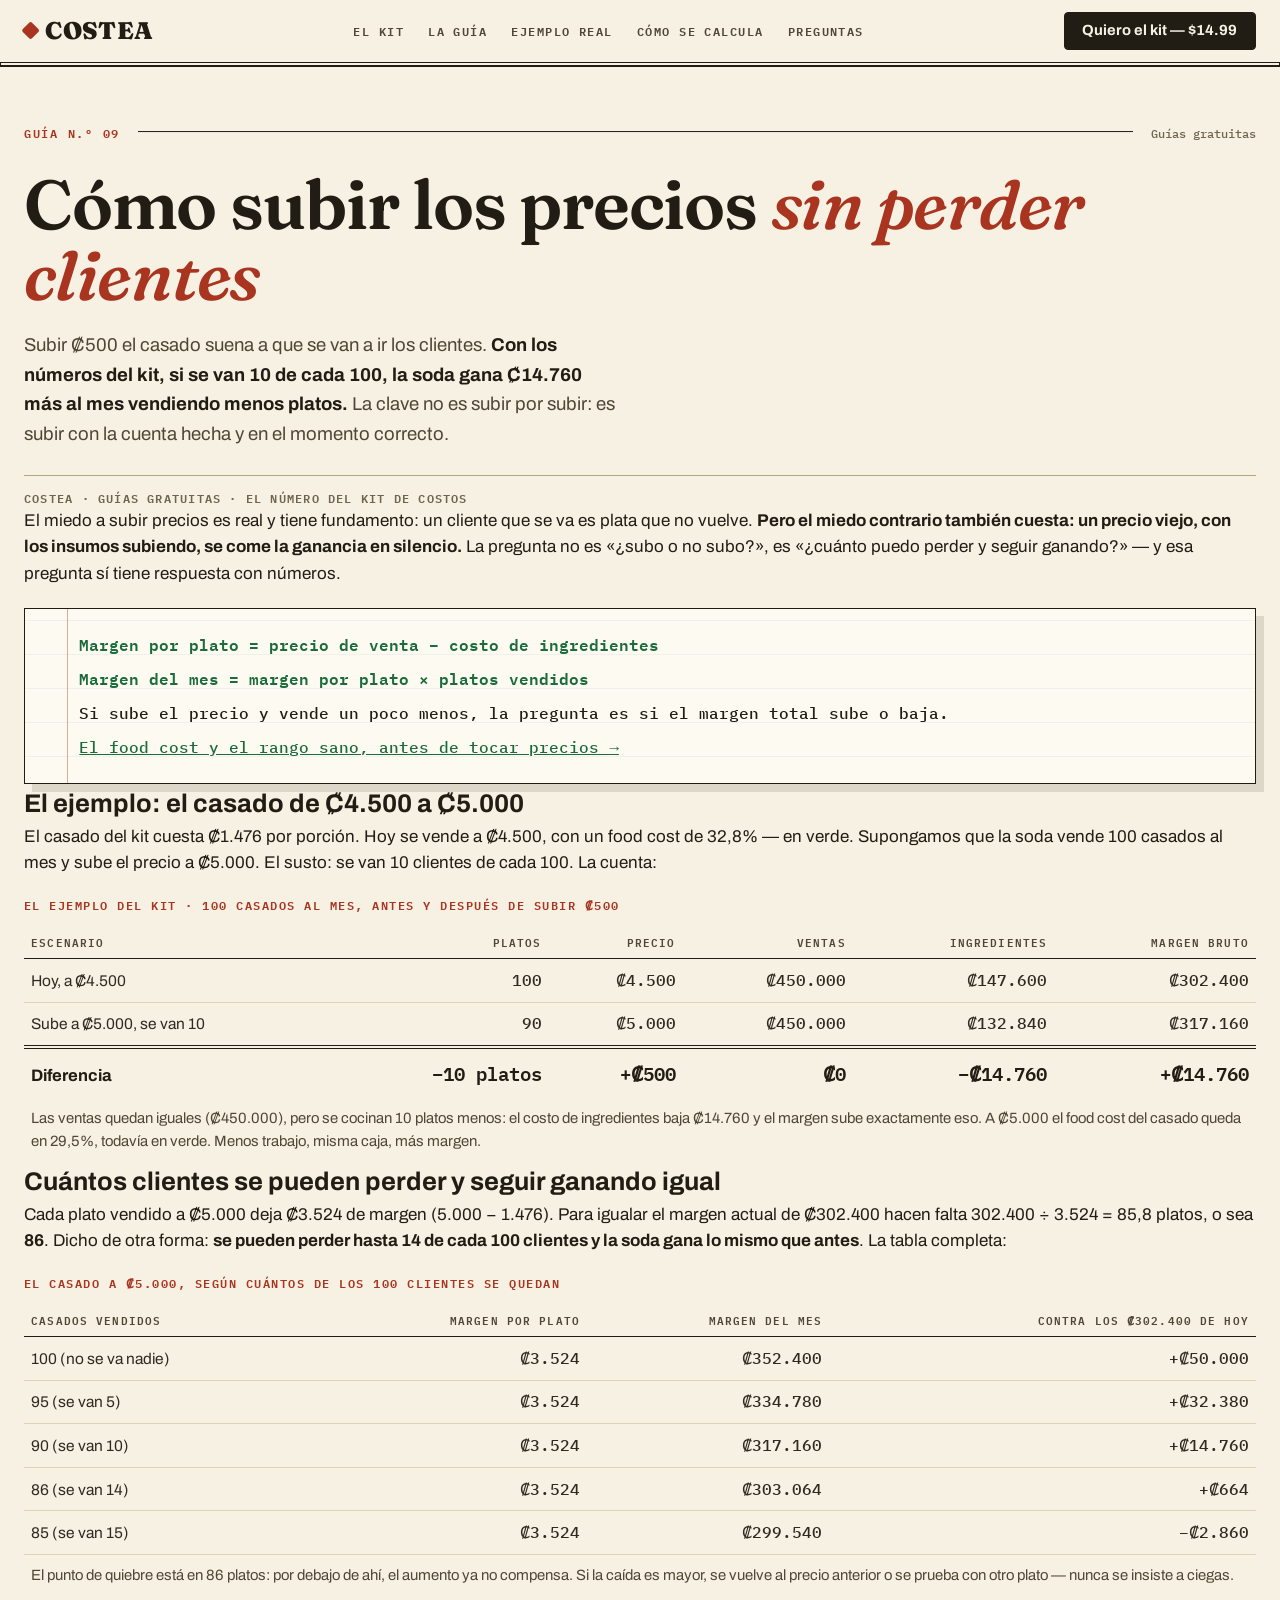
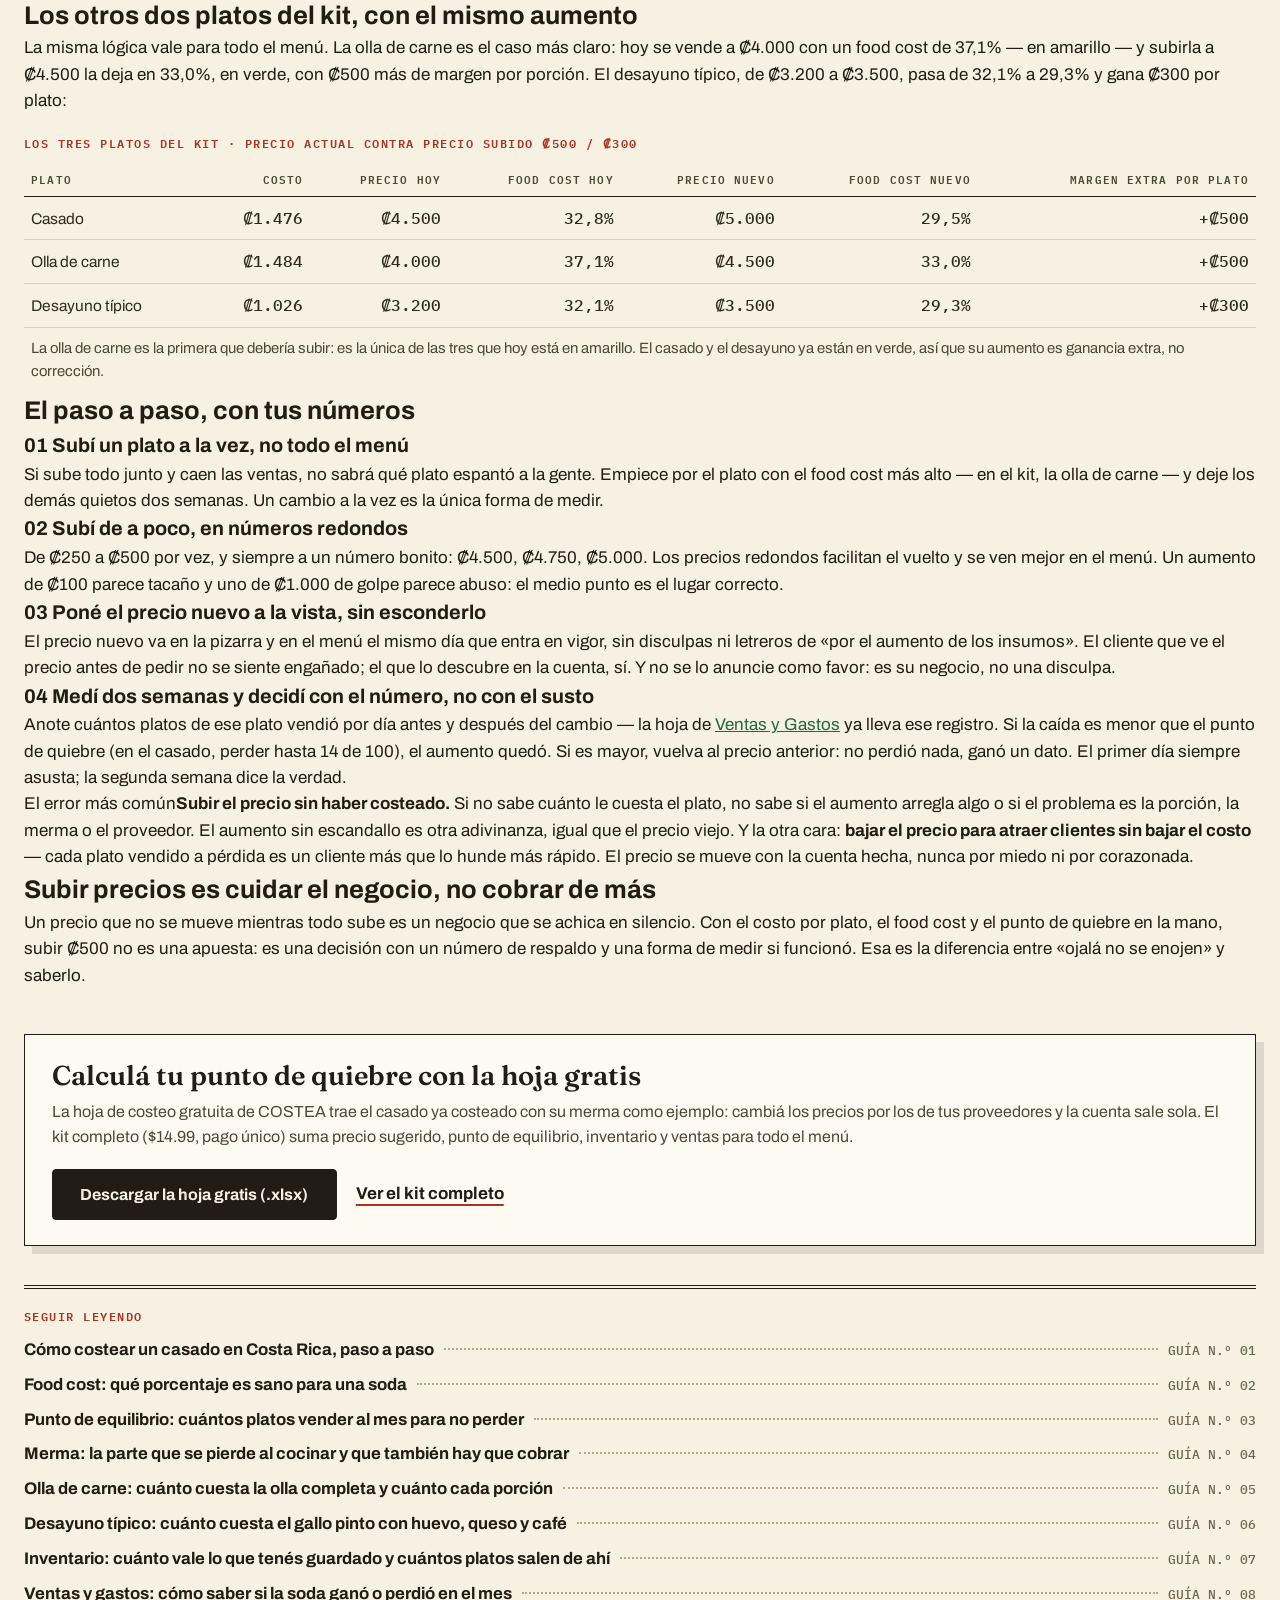
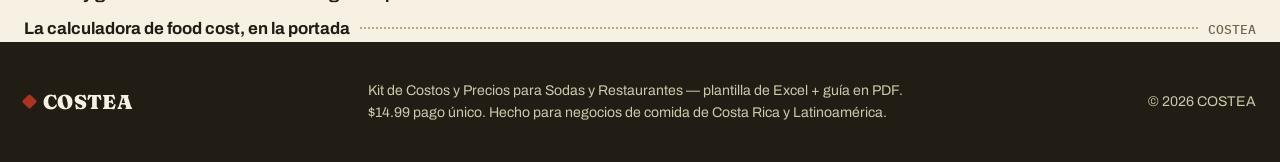
<file: guias/subir-precios-sin-perder-clientes.html>
<!DOCTYPE html>
<html lang="es">
<head>
<meta charset="UTF-8">
<meta name="viewport" content="width=device-width, initial-scale=1.0">
<title>Cómo subir los precios sin perder clientes — COSTEA</title>
<meta name="description" content="Subir ₡500 el casado suena a que se van los clientes. Con los números del kit, si se van 10 de cada 100, la soda gana ₡14.760 más al mes. Cómo calcular cuánto se puede perder y seguir ganando, y cómo subir el precio sin que se sienta como un golpe. Guía gratuita.">
<meta property="og:title" content="Cómo subir los precios sin perder clientes">
<meta property="og:description" content="El casado de ₡4.500 a ₡5.000: si se van 10 de cada 100 clientes, la soda gana ₡14.760 más al mes. La cuenta completa, línea por línea.">
<meta property="og:type" content="article">
<meta property="og:url" content="https://costea.pages.dev/guias/subir-precios-sin-perder-clientes">
<meta property="og:image" content="https://costea.pages.dev/assets/hoja-precio-sugerido.png">
<link rel="canonical" href="https://costea.pages.dev/guias/subir-precios-sin-perder-clientes">
<link rel="icon" href="data:image/svg+xml,%3Csvg xmlns='http://www.w3.org/2000/svg' viewBox='0 0 64 64'%3E%3Crect width='64' height='64' rx='10' fill='%23211D14'/%3E%3Crect x='9' y='9' width='46' height='46' rx='4' fill='none' stroke='%23F7F1E3' stroke-width='3'/%3E%3Ccircle cx='32' cy='40' r='6' fill='%23A93420'/%3E%3Crect x='20' y='20' width='24' height='4' fill='%23F7F1E3'/%3E%3C/svg%3E">
<script type="application/ld+json">
{"@context":"https://schema.org","@type":"Article","headline":"Cómo subir los precios sin perder clientes","description":"Cómo subir el precio de un plato sin perder clientes: la cuenta del margen, cuántos clientes se pueden perder y seguir ganando, y el paso a paso, con el ejemplo del kit de COSTEA.","author":{"@type":"Organization","name":"COSTEA"},"publisher":{"@type":"Organization","name":"COSTEA"},"inLanguage":"es","mainEntityOfPage":"https://costea.pages.dev/guias/subir-precios-sin-perder-clientes"}
</script>
<script type="application/ld+json">
{"@context":"https://schema.org","@type":"BreadcrumbList","itemListElement":[{"@type":"ListItem","position":1,"name":"COSTEA","item":"https://costea.pages.dev/"},{"@type":"ListItem","position":2,"name":"Guías gratuitas","item":"https://costea.pages.dev/guias/subir-precios-sin-perder-clientes"},{"@type":"ListItem","position":3,"name":"Subir precios"}]}
</script>
<link rel="stylesheet" href="../assets/fonts.css">
<style>
/* ============================================================
   COSTEA — «El libro de cuentas» · páginas de guía
   Mismo sistema que la portada: papel crema, renglones de libro
   mayor, tinta verde de fórmula, tinta roja de anotación.
   ============================================================ */
:root{
  --paper:#F7F1E3; --paper-2:#FDFAF1; --paper-3:#EFE6CF;
  --ink:#211D14; --ink-2:#4E4736; --ink-3:#6E6450;
  --rule:#DCD2B6; --rule-2:#B4A67F;
  --rojo:#A93420; --rojo-osc:#8C2A17;
  --verde:#1C6B3C; --verde-bg:#E9EFE0;
  --ambar-bg:#F6EBC8; --ambar-tx:#7A5410;
  --rojo-bg:#F7E3DA;
  --oro:#D9A92C;
  --radius:4px;
}
*{margin:0;padding:0;box-sizing:border-box}
html{scroll-behavior:smooth}
@media (prefers-reduced-motion: reduce){ html{scroll-behavior:auto} *{animation:none!important;transition:none!important} }
body{font-family:'Archivo',system-ui,sans-serif;background:var(--paper);color:var(--ink);line-height:1.55;font-size:17px;-webkit-font-smoothing:antialiased}
img{max-width:100%;display:block}
a{color:var(--verde)}
:focus-visible{outline:3px solid var(--verde);outline-offset:2px}
footer :focus-visible{outline-color:var(--oro)}
.skip{position:absolute;left:-9999px;top:0;z-index:100;background:var(--ink);color:var(--paper);font-weight:700;padding:.65rem 1.1rem;border-radius:0 0 var(--radius) 0;text-decoration:none}
.skip:focus{left:0}
.wrap{width:min(1240px,100% - 3rem);margin-inline:auto}
.leader{display:flex;align-items:baseline;gap:.6rem}
.leader .dots{flex:1;min-width:1.6rem;border-bottom:2px dotted var(--rule-2);transform:translateY(-.3em)}
.folio-head{display:flex;align-items:baseline;gap:1.1rem;margin-bottom:1.6rem}
.folio-head .no{font-family:'IBM Plex Mono',monospace;font-size:.78rem;font-weight:600;letter-spacing:.14em;color:var(--rojo);white-space:nowrap}
.folio-head .ln{flex:1;border-top:1px solid var(--ink);transform:translateY(-.35em)}
.folio-head .pg{font-family:'IBM Plex Mono',monospace;font-size:.78rem;color:var(--ink-3);white-space:nowrap}
.btn{display:inline-flex;align-items:center;justify-content:center;gap:.55rem;background:var(--ink);color:var(--paper);font-weight:700;text-decoration:none;padding:.92rem 1.7rem;border-radius:var(--radius);border:1.5px solid var(--ink);cursor:pointer;font-size:1rem;line-height:1.2;transition:background .18s ease,border-color .18s ease,transform .12s ease}
.btn:hover{background:var(--rojo-osc);border-color:var(--rojo-osc)}
.btn:active{transform:translateY(1px)}
.btn.small{padding:.6rem 1.1rem;font-size:.92rem}
.folio{background:var(--paper-2);border:1.5px solid var(--ink);box-shadow:8px 8px 0 rgba(33,29,20,.12);position:relative}
.folio::before{content:"";position:absolute;top:0;bottom:0;left:2.6rem;width:1px;background:rgba(169,52,32,.4)}
.folio-in{padding:1.5rem 1.6rem 1.4rem 4rem;position:relative;background-image:linear-gradient(transparent 33px,rgba(70,90,120,.12) 34px);background-size:100% 34px;background-position:0 12px}
.dotp{border-radius:50%;border:1.8px solid rgba(33,29,20,.4);box-shadow:inset 0 0 0 1.5px rgba(255,255,255,.4);display:inline-block;width:.62em;height:.62em;vertical-align:-.03em}
.dotp.ok{background:#2F9E57}.dotp.mid{background:#DFA40C}.dotp.bad{background:var(--rojo)}

/* ---------- header ---------- */
header{position:sticky;top:0;z-index:50;background:var(--paper);border-bottom:1px solid var(--ink);box-shadow:0 3px 0 -1px var(--paper),0 4px 0 0 var(--ink)}
.header-in{display:flex;align-items:center;gap:1.6rem;padding:.72rem 0}
.logo{font-family:'Fraunces',Georgia,serif;font-weight:900;font-size:1.5rem;letter-spacing:.015em;color:var(--ink);text-decoration:none;display:flex;align-items:center;gap:.5rem}
.logo .dot{width:.55em;height:.55em;background:var(--rojo);border-radius:2px;display:inline-block;transform:rotate(45deg)}
nav{margin-left:auto;display:flex;gap:1.5rem}
nav a{color:var(--ink-2);text-decoration:none;font-family:'IBM Plex Mono',monospace;font-size:.76rem;font-weight:600;letter-spacing:.12em;text-transform:uppercase;padding:.4rem 0;transition:color .15s ease}
nav a:hover{color:var(--rojo-osc);text-decoration:underline;text-underline-offset:5px}

/* ---------- encabezado de la guía ---------- */
.doc-head{padding:3.8rem 0 0}
.doc-head h1{font-family:'Fraunces',Georgia,serif;font-weight:620;font-size:clamp(2.5rem,5.6vw,4.3rem);line-height:1.04;letter-spacing:-.018em;max-width:16em}
.doc-head h1 em{font-style:italic;font-weight:560;color:var(--rojo)}
.doc-head .deck{margin-top:1.2rem;font-size:1.16rem;line-height:1.6;color:var(--ink-2);max-width:37rem}
.doc-head .deck strong{color:var(--ink)}
.doc-meta{margin-top:1.6rem;border-top:1px solid var(--rule-2);padding-top:.8rem;font-family:'IBM Plex Mono',monospace;font-size:.76rem;font-weight:600;letter-spacing:.1em;text-transform:uppercase;color:var(--ink-3)}

/* ---------- artículo editorial ---------- */
article.seo{max-width:45rem;padding:2.6rem 0 4.2rem}
article.seo h2{font-family:'Fraunces',Georgia,serif;font-weight:600;font-size:clamp(1.9rem,3.8vw,2.7rem);line-height:1.08;letter-spacing:-.015em;margin-top:2.6rem}
article.seo h3{margin-top:2.2rem;font-family:'Fraunces',Georgia,serif;font-size:1.45rem;font-weight:600;display:flex;gap:.8rem;align-items:baseline}
article.seo h3 .pn{font-style:italic;font-weight:560;color:var(--rojo);font-size:1.35em;flex:none}
article.seo p{margin-top:1.05rem;color:#2E2A1E;font-size:1.05rem;line-height:1.65}
article.seo p.first::first-letter{font-family:'Fraunces',Georgia,serif;font-weight:700;font-size:3.5em;float:left;line-height:.82;padding:.04em .14em 0 0;color:var(--rojo)}
article.seo ul{margin:1rem 0 0;list-style:none;display:grid;gap:.6rem;color:#2E2A1E;font-size:1.03rem}
article.seo ul li{display:flex;gap:.65rem;align-items:flex-start}
article.seo ul li svg{flex:none;margin-top:.3em}
.formula{margin-top:1.3rem}
.formula .folio-in{padding:1.2rem 1.3rem 1.2rem 3.4rem;font-family:'IBM Plex Mono',monospace;font-variant-numeric:tabular-nums;font-size:.99rem;line-height:34px}
.formula b{color:var(--verde)}
article.seo .ej{border-left:3.5px solid var(--rojo);background:var(--paper-3);padding:1.05rem 1.25rem;margin-top:1.4rem}
article.seo .ej p{margin-top:0}
article.seo .ej .ojo{font-family:'IBM Plex Mono',monospace;font-size:.72rem;font-weight:600;letter-spacing:.13em;text-transform:uppercase;color:var(--rojo-osc);display:block;margin-bottom:.35rem}

/* La tabla-asiento: el renglón del libro donde se asienta la cuenta */
.tbl-wrap{margin-top:1.3rem;overflow-x:auto;-webkit-overflow-scrolling:touch}
table.asiento{width:100%;border-collapse:collapse;font-size:.97rem;min-width:30rem}
table.asiento caption{text-align:left;font-family:'IBM Plex Mono',monospace;font-size:.72rem;font-weight:600;letter-spacing:.13em;text-transform:uppercase;color:var(--rojo);padding-bottom:.6rem}
table.asiento th{font-family:'IBM Plex Mono',monospace;font-size:.7rem;font-weight:600;letter-spacing:.1em;text-transform:uppercase;color:var(--ink-2);text-align:left;padding:.5rem .45rem;border-bottom:1.5px solid var(--ink)}
table.asiento td{padding:.55rem .45rem;border-bottom:1px solid var(--rule);color:#2E2A1E;vertical-align:baseline}
table.asiento .n{text-align:right;font-family:'IBM Plex Mono',monospace;font-variant-numeric:tabular-nums;white-space:nowrap}
table.asiento th.n{text-align:right}
table.asiento tr.tot td{border-top:4px double var(--ink);border-bottom:0;font-weight:700;color:var(--ink);font-size:1.04rem;padding-top:.7rem}
table.asiento tr.tot .n{font-size:1.18rem}
table.asiento tr.sub td{border-bottom:0;color:var(--ink-2);font-size:.93rem}

/* Rangos del semáforo, como asientos con su luz */
.rango{display:flex;gap:1rem;padding:1.15rem 0;border-top:1px solid var(--rule-2)}
.rango:last-of-type{border-bottom:1px solid var(--rule-2)}
.rango .light{width:1.15rem;height:1.15rem;border-radius:50%;flex:none;margin-top:.3rem;border:2px solid rgba(33,29,20,.45);box-shadow:inset 0 0 0 2px rgba(255,255,255,.4),0 1px 2px rgba(33,29,20,.25)}
.rango .light.ok{background:#2F9E57}.rango .light.mid{background:#DFA40C}.rango .light.bad{background:var(--rojo)}
.rango .rpct{font-family:'IBM Plex Mono',monospace;font-variant-numeric:tabular-nums;font-weight:600;font-size:1.3rem;white-space:nowrap;min-width:6.2rem}
.rango p{margin-top:.15rem!important;font-size:1rem!important}
.rango p b{color:var(--ink)}

/* Cierre de la guía: asiento con los enlaces del libro */
.guia-cta{background:var(--paper-2);border:1.5px solid var(--ink);box-shadow:8px 8px 0 rgba(33,29,20,.12);padding:1.6rem 1.7rem;margin-top:2.8rem}
.guia-cta h2{font-family:'Fraunces',Georgia,serif;font-weight:600;font-size:1.7rem;line-height:1.12;margin-top:0}
.guia-cta p{margin-top:.6rem;color:var(--ink-2);font-size:1rem}
.guia-cta .row{margin-top:1.2rem;display:flex;gap:1.2rem;align-items:center;flex-wrap:wrap}
.guia-cta .alt{color:var(--ink);font-weight:700;text-decoration:underline;text-underline-offset:5px;text-decoration-color:var(--rojo);text-decoration-thickness:2px}
.guia-cta .alt:hover{color:var(--rojo-osc)}
.next-list{margin-top:2.4rem;border-top:4px double var(--ink);padding-top:1.2rem}
.next-list .k{font-family:'IBM Plex Mono',monospace;font-size:.72rem;font-weight:600;letter-spacing:.13em;text-transform:uppercase;color:var(--rojo);display:block;margin-bottom:.7rem}
.next-list .leader{font-size:1.05rem;margin-top:.55rem}
.next-list a{color:var(--ink);font-weight:700;text-decoration:none}
.next-list a:hover{color:var(--rojo-osc);text-decoration:underline;text-underline-offset:4px}
.next-list .pg{font-family:'IBM Plex Mono',monospace;font-size:.8rem;color:var(--ink-3);white-space:nowrap}

/* ---------- footer ---------- */
footer{background:var(--ink);color:#CFC7AB;padding:2.4rem 0}
.footer-in{display:flex;gap:1.5rem;flex-wrap:wrap;align-items:center;justify-content:space-between}
footer .logo{color:var(--paper);font-size:1.25rem}
footer p{font-size:.88rem;max-width:34rem}
footer a{color:var(--oro)}
@media print{ header{position:static} }

@media (max-width: 900px){
  nav{display:none}
  .doc-head{padding:2.6rem 0 0}
}
@media (max-width: 520px){
  body{font-size:16px}
  .wrap{width:calc(100% - 2.2rem)}
  .formula .folio-in{padding:1.05rem .9rem 1.05rem 2.6rem;font-size:.86rem}
  .folio::before{left:1.7rem}
  .rango{flex-wrap:wrap;gap:.4rem .8rem}
  .rango .rpct{min-width:0}
  .guia-cta{padding:1.3rem 1.15rem}
  .header-in{gap:.8rem}
}
</style>
</head>
<body>
<a class="skip" href="#top">Saltar al contenido</a>

<header>
  <div class="wrap header-in">
    <a class="logo" href="../index.html"><span class="dot"></span>COSTEA</a>
    <nav aria-label="Secciones">
      <a href="../index.html#kit">El kit</a>
      <a href="../index.html#guia">La guía</a>
      <a href="../index.html#ejemplo">Ejemplo real</a>
      <a href="../index.html#como-calcular">Cómo se calcula</a>
      <a href="../index.html#preguntas">Preguntas</a>
    </nav>
    <a class="btn small" href="../index.html#comprar" style="margin-left:auto">Quiero el kit — $14.99</a>
  </div>
</header>

<main id="top" tabindex="-1">
  <div class="wrap">
    <div class="doc-head">
      <div class="folio-head"><span class="no">GUÍA N.º 09</span><span class="ln" aria-hidden="true"></span><span class="pg">Guías gratuitas</span></div>
      <h1>Cómo subir los precios <em>sin perder clientes</em></h1>
      <p class="deck">Subir ₡500 el casado suena a que se van a ir los clientes. <strong>Con los números del kit, si se van 10 de cada 100, la soda gana ₡14.760 más al mes vendiendo menos platos.</strong> La clave no es subir por subir: es subir con la cuenta hecha y en el momento correcto.</p>
      <p class="doc-meta">COSTEA · Guías gratuitas · El número del kit de costos</p>
    </div>

      <p class="first">El miedo a subir precios es real y tiene fundamento: un cliente que se va es plata que no vuelve. <strong>Pero el miedo contrario también cuesta: un precio viejo, con los insumos subiendo, se come la ganancia en silencio.</strong> La pregunta no es «¿subo o no subo?», es «¿cuánto puedo perder y seguir ganando?» — y esa pregunta sí tiene respuesta con números.</p>
      <div class="folio formula">
        <div class="folio-in">
          <b>Margen por plato = precio de venta − costo de ingredientes</b><br>
          <b>Margen del mes = margen por plato × platos vendidos</b><br>
          Si sube el precio y vende un poco menos, la pregunta es si el margen total sube o baja.<br>
          <a href="food-cost-porcentaje.html">El food cost y el rango sano, antes de tocar precios →</a>
        </div>
      </div>

      <h2>El ejemplo: el casado de ₡4.500 a ₡5.000</h2>
      <p>El casado del kit cuesta ₡1.476 por porción. Hoy se vende a ₡4.500, con un food cost de 32,8% — en verde. Supongamos que la soda vende 100 casados al mes y sube el precio a ₡5.000. El susto: se van 10 clientes de cada 100. La cuenta:</p>
      <div class="tbl-wrap">
        <table class="asiento">
          <caption>El ejemplo del kit · 100 casados al mes, antes y después de subir ₡500</caption>
          <thead>
            <tr><th>Escenario</th><th class="n">Platos</th><th class="n">Precio</th><th class="n">Ventas</th><th class="n">Ingredientes</th><th class="n">Margen bruto</th></tr>
          </thead>
          <tbody>
            <tr><td>Hoy, a ₡4.500</td><td class="n">100</td><td class="n">₡4.500</td><td class="n">₡450.000</td><td class="n">₡147.600</td><td class="n">₡302.400</td></tr>
            <tr><td>Sube a ₡5.000, se van 10</td><td class="n">90</td><td class="n">₡5.000</td><td class="n">₡450.000</td><td class="n">₡132.840</td><td class="n">₡317.160</td></tr>
            <tr class="tot"><td>Diferencia</td><td class="n">−10 platos</td><td class="n">+₡500</td><td class="n">₡0</td><td class="n">−₡14.760</td><td class="n">+₡14.760</td></tr>
            <tr class="sub"><td colspan="6">Las ventas quedan iguales (₡450.000), pero se cocinan 10 platos menos: el costo de ingredientes baja ₡14.760 y el margen sube exactamente eso. A ₡5.000 el food cost del casado queda en 29,5%, todavía en verde. Menos trabajo, misma caja, más margen.</td></tr>
          </tbody>
        </table>
      </div>

      <h2>Cuántos clientes se pueden perder y seguir ganando igual</h2>
      <p>Cada plato vendido a ₡5.000 deja ₡3.524 de margen (5.000 − 1.476). Para igualar el margen actual de ₡302.400 hacen falta 302.400 ÷ 3.524 = 85,8 platos, o sea <strong>86</strong>. Dicho de otra forma: <strong>se pueden perder hasta 14 de cada 100 clientes y la soda gana lo mismo que antes</strong>. La tabla completa:</p>
      <div class="tbl-wrap">
        <table class="asiento">
          <caption>El casado a ₡5.000, según cuántos de los 100 clientes se quedan</caption>
          <thead>
            <tr><th>Casados vendidos</th><th class="n">Margen por plato</th><th class="n">Margen del mes</th><th class="n">Contra los ₡302.400 de hoy</th></tr>
          </thead>
          <tbody>
            <tr><td>100 (no se va nadie)</td><td class="n">₡3.524</td><td class="n">₡352.400</td><td class="n">+₡50.000</td></tr>
            <tr><td>95 (se van 5)</td><td class="n">₡3.524</td><td class="n">₡334.780</td><td class="n">+₡32.380</td></tr>
            <tr><td>90 (se van 10)</td><td class="n">₡3.524</td><td class="n">₡317.160</td><td class="n">+₡14.760</td></tr>
            <tr><td>86 (se van 14)</td><td class="n">₡3.524</td><td class="n">₡303.064</td><td class="n">+₡664</td></tr>
            <tr><td>85 (se van 15)</td><td class="n">₡3.524</td><td class="n">₡299.540</td><td class="n">−₡2.860</td></tr>
            <tr class="sub"><td colspan="4">El punto de quiebre está en 86 platos: por debajo de ahí, el aumento ya no compensa. Si la caída es mayor, se vuelve al precio anterior o se prueba con otro plato — nunca se insiste a ciegas.</td></tr>
          </tbody>
        </table>
      </div>

      <h2>Los otros dos platos del kit, con el mismo aumento</h2>
      <p>La misma lógica vale para todo el menú. La olla de carne es el caso más claro: hoy se vende a ₡4.000 con un food cost de 37,1% — en amarillo — y subirla a ₡4.500 la deja en 33,0%, en verde, con ₡500 más de margen por porción. El desayuno típico, de ₡3.200 a ₡3.500, pasa de 32,1% a 29,3% y gana ₡300 por plato:</p>
      <div class="tbl-wrap">
        <table class="asiento">
          <caption>Los tres platos del kit · precio actual contra precio subido ₡500 / ₡300</caption>
          <thead>
            <tr><th>Plato</th><th class="n">Costo</th><th class="n">Precio hoy</th><th class="n">Food cost hoy</th><th class="n">Precio nuevo</th><th class="n">Food cost nuevo</th><th class="n">Margen extra por plato</th></tr>
          </thead>
          <tbody>
            <tr><td>Casado</td><td class="n">₡1.476</td><td class="n">₡4.500</td><td class="n">32,8%</td><td class="n">₡5.000</td><td class="n">29,5%</td><td class="n">+₡500</td></tr>
            <tr><td>Olla de carne</td><td class="n">₡1.484</td><td class="n">₡4.000</td><td class="n">37,1%</td><td class="n">₡4.500</td><td class="n">33,0%</td><td class="n">+₡500</td></tr>
            <tr><td>Desayuno típico</td><td class="n">₡1.026</td><td class="n">₡3.200</td><td class="n">32,1%</td><td class="n">₡3.500</td><td class="n">29,3%</td><td class="n">+₡300</td></tr>
            <tr class="sub"><td colspan="7">La olla de carne es la primera que debería subir: es la única de las tres que hoy está en amarillo. El casado y el desayuno ya están en verde, así que su aumento es ganancia extra, no corrección.</td></tr>
          </tbody>
        </table>
      </div>

      <h2>El paso a paso, con tus números</h2>

      <h3><span class="pn">01</span> Subí un plato a la vez, no todo el menú</h3>
      <p>Si sube todo junto y caen las ventas, no sabrá qué plato espantó a la gente. Empiece por el plato con el food cost más alto — en el kit, la olla de carne — y deje los demás quietos dos semanas. Un cambio a la vez es la única forma de medir.</p>

      <h3><span class="pn">02</span> Subí de a poco, en números redondos</h3>
      <p>De ₡250 a ₡500 por vez, y siempre a un número bonito: ₡4.500, ₡4.750, ₡5.000. Los precios redondos facilitan el vuelto y se ven mejor en el menú. Un aumento de ₡100 parece tacaño y uno de ₡1.000 de golpe parece abuso: el medio punto es el lugar correcto.</p>

      <h3><span class="pn">03</span> Poné el precio nuevo a la vista, sin esconderlo</h3>
      <p>El precio nuevo va en la pizarra y en el menú el mismo día que entra en vigor, sin disculpas ni letreros de «por el aumento de los insumos». El cliente que ve el precio antes de pedir no se siente engañado; el que lo descubre en la cuenta, sí. Y no se lo anuncie como favor: es su negocio, no una disculpa.</p>

      <h3><span class="pn">04</span> Medí dos semanas y decidí con el número, no con el susto</h3>
      <p>Anote cuántos platos de ese plato vendió por día antes y después del cambio — la hoja de <a href="ventas-y-gastos-gano-o-perdio.html">Ventas y Gastos</a> ya lleva ese registro. Si la caída es menor que el punto de quiebre (en el casado, perder hasta 14 de 100), el aumento quedó. Si es mayor, vuelva al precio anterior: no perdió nada, ganó un dato. El primer día siempre asusta; la segunda semana dice la verdad.</p>

      <div class="ej">
        <p><span class="ojo">El error más común</span><strong>Subir el precio sin haber costeado.</strong> Si no sabe cuánto le cuesta el plato, no sabe si el aumento arregla algo o si el problema es la porción, la merma o el proveedor. El aumento sin escandallo es otra adivinanza, igual que el precio viejo. Y la otra cara: <strong>bajar el precio para atraer clientes sin bajar el costo</strong> — cada plato vendido a pérdida es un cliente más que lo hunde más rápido. El precio se mueve con la cuenta hecha, nunca por miedo ni por corazonada.</p>
      </div>

      <h2>Subir precios es cuidar el negocio, no cobrar de más</h2>
      <p>Un precio que no se mueve mientras todo sube es un negocio que se achica en silencio. Con el costo por plato, el food cost y el punto de quiebre en la mano, subir ₡500 no es una apuesta: es una decisión con un número de respaldo y una forma de medir si funcionó. Esa es la diferencia entre «ojalá no se enojen» y saberlo.</p>
      <div class="guia-cta">
        <h2>Calculá tu punto de quiebre con la hoja gratis</h2>
        <p>La hoja de costeo gratuita de COSTEA trae el casado ya costeado con su merma como ejemplo: cambiá los precios por los de tus proveedores y la cuenta sale sola. El kit completo ($14.99, pago único) suma precio sugerido, punto de equilibrio, inventario y ventas para todo el menú.</p>
        <div class="row">
          <a class="btn" href="../hoja-de-costeo-gratis.xlsx" download>Descargar la hoja gratis (.xlsx)</a>
          <a class="alt" href="../index.html#comprar">Ver el kit completo</a>
        </div>
      </div>

      <div class="next-list">
        <span class="k">Seguir leyendo</span>
        <div class="leader"><a href="costear-un-casado.html">Cómo costear un casado en Costa Rica, paso a paso</a><span class="dots" aria-hidden="true"></span><span class="pg">GUÍA N.º 01</span></div>
        <div class="leader"><a href="food-cost-porcentaje.html">Food cost: qué porcentaje es sano para una soda</a><span class="dots" aria-hidden="true"></span><span class="pg">GUÍA N.º 02</span></div>
        <div class="leader"><a href="punto-de-equilibrio.html">Punto de equilibrio: cuántos platos vender al mes para no perder</a><span class="dots" aria-hidden="true"></span><span class="pg">GUÍA N.º 03</span></div>
        <div class="leader"><a href="merma-costo-plato.html">Merma: la parte que se pierde al cocinar y que también hay que cobrar</a><span class="dots" aria-hidden="true"></span><span class="pg">GUÍA N.º 04</span></div>
        <div class="leader"><a href="olla-de-carne-costo-porcion.html">Olla de carne: cuánto cuesta la olla completa y cuánto cada porción</a><span class="dots" aria-hidden="true"></span><span class="pg">GUÍA N.º 05</span></div>
        <div class="leader"><a href="desayuno-tipico-costo-gallo-pinto.html">Desayuno típico: cuánto cuesta el gallo pinto con huevo, queso y café</a><span class="dots" aria-hidden="true"></span><span class="pg">GUÍA N.º 06</span></div>
        <div class="leader"><a href="inventario-cuanto-vale-y-cuantos-platos-salen.html">Inventario: cuánto vale lo que tenés guardado y cuántos platos salen de ahí</a><span class="dots" aria-hidden="true"></span><span class="pg">GUÍA N.º 07</span></div>
        <div class="leader"><a href="ventas-y-gastos-gano-o-perdio.html">Ventas y gastos: cómo saber si la soda ganó o perdió en el mes</a><span class="dots" aria-hidden="true"></span><span class="pg">GUÍA N.º 08</span></div>
        <div class="leader"><a href="../index.html#top">La calculadora de food cost, en la portada</a><span class="dots" aria-hidden="true"></span><span class="pg">COSTEA</span></div>
      </div>
  </div>
</main>

<footer>
  <div class="wrap footer-in">
    <a class="logo" href="../index.html"><span class="dot"></span>COSTEA</a>
    <p>Kit de Costos y Precios para Sodas y Restaurantes — plantilla de Excel + guía en PDF. $14.99 pago único. Hecho para negocios de comida de Costa Rica y Latinoamérica.</p>
    <p>© 2026 COSTEA</p>
  </div>
</footer>

</body>
</html>
</file>
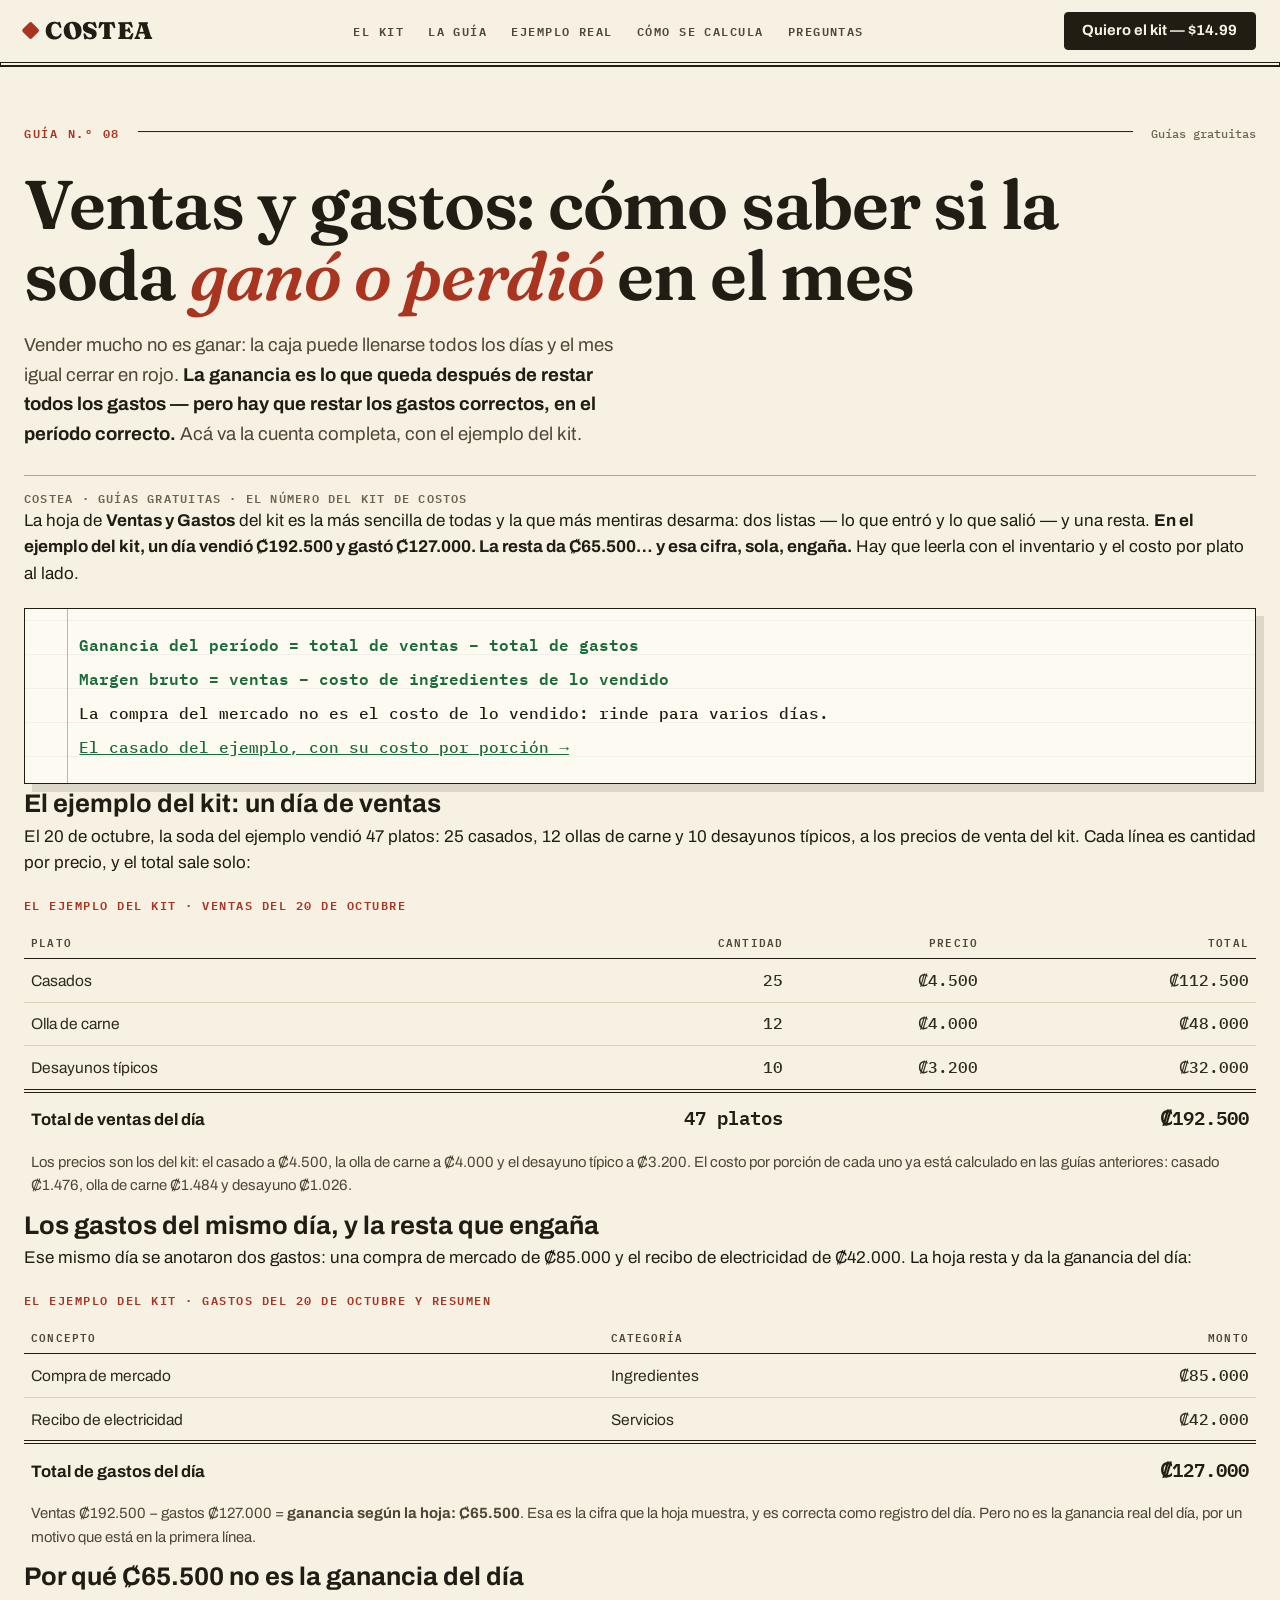
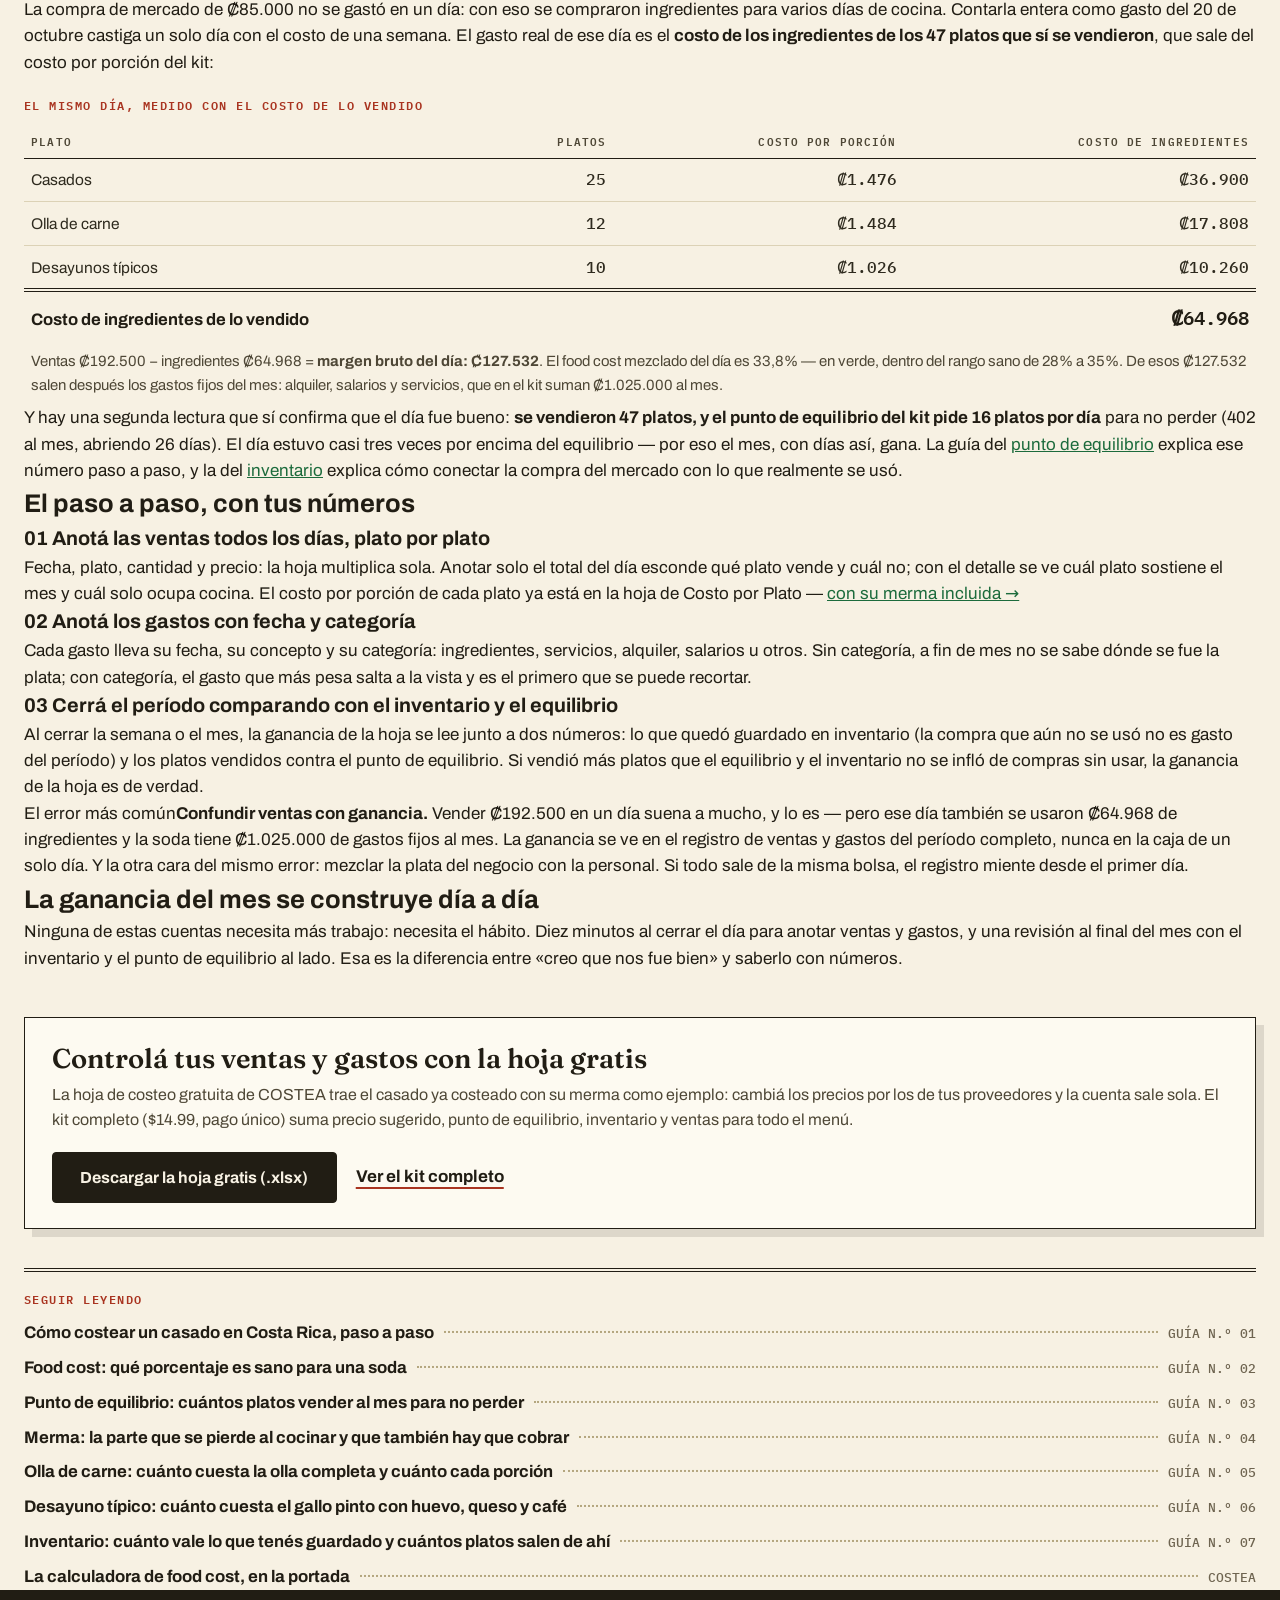
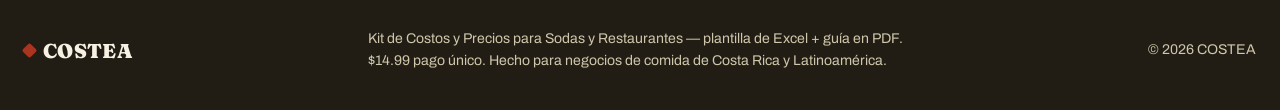
<file: guias/ventas-y-gastos-gano-o-perdio.html>
<!DOCTYPE html>
<html lang="es">
<head>
<meta charset="UTF-8">
<meta name="viewport" content="width=device-width, initial-scale=1.0">
<title>Ventas y gastos: cómo saber si la soda ganó o perdió en el mes — COSTEA</title>
<meta name="description" content="En el ejemplo del kit, un día vendió ₡192.500 y gastó ₡127.000, pero la ganancia real no es la resta: la compra del mercado rinde para varios días. Cómo registrar ventas y gastos y cerrar el mes con números de verdad. Guía gratuita.">
<meta property="og:title" content="Ventas y gastos: cómo saber si la soda ganó o perdió en el mes">
<meta property="og:description" content="Un día del ejemplo del kit: ₡192.500 en ventas, ₡127.000 en gastos y una ganancia que hay que leer con cuidado. La cuenta completa, línea por línea.">
<meta property="og:type" content="article">
<meta property="og:url" content="https://costea.pages.dev/guias/ventas-y-gastos-gano-o-perdio">
<meta property="og:image" content="https://costea.pages.dev/assets/hoja-precio-sugerido.png">
<link rel="canonical" href="https://costea.pages.dev/guias/ventas-y-gastos-gano-o-perdio">
<link rel="icon" href="data:image/svg+xml,%3Csvg xmlns='http://www.w3.org/2000/svg' viewBox='0 0 64 64'%3E%3Crect width='64' height='64' rx='10' fill='%23211D14'/%3E%3Crect x='9' y='9' width='46' height='46' rx='4' fill='none' stroke='%23F7F1E3' stroke-width='3'/%3E%3Ccircle cx='32' cy='40' r='6' fill='%23A93420'/%3E%3Crect x='20' y='20' width='24' height='4' fill='%23F7F1E3'/%3E%3C/svg%3E">
<script type="application/ld+json">
{"@context":"https://schema.org","@type":"Article","headline":"Ventas y gastos: cómo saber si la soda ganó o perdió en el mes","description":"Cómo registrar las ventas y los gastos de una soda, calcular la ganancia del período y no confundir ventas con ganancia, con el ejemplo del kit de COSTEA.","author":{"@type":"Organization","name":"COSTEA"},"publisher":{"@type":"Organization","name":"COSTEA"},"inLanguage":"es","mainEntityOfPage":"https://costea.pages.dev/guias/ventas-y-gastos-gano-o-perdio"}
</script>
<script type="application/ld+json">
{"@context":"https://schema.org","@type":"BreadcrumbList","itemListElement":[{"@type":"ListItem","position":1,"name":"COSTEA","item":"https://costea.pages.dev/"},{"@type":"ListItem","position":2,"name":"Guías gratuitas","item":"https://costea.pages.dev/guias/ventas-y-gastos-gano-o-perdio"},{"@type":"ListItem","position":3,"name":"Ventas y gastos"}]}
</script>
<link rel="stylesheet" href="../assets/fonts.css">
<style>
/* ============================================================
   COSTEA — «El libro de cuentas» · páginas de guía
   Mismo sistema que la portada: papel crema, renglones de libro
   mayor, tinta verde de fórmula, tinta roja de anotación.
   ============================================================ */
:root{
  --paper:#F7F1E3; --paper-2:#FDFAF1; --paper-3:#EFE6CF;
  --ink:#211D14; --ink-2:#4E4736; --ink-3:#6E6450;
  --rule:#DCD2B6; --rule-2:#B4A67F;
  --rojo:#A93420; --rojo-osc:#8C2A17;
  --verde:#1C6B3C; --verde-bg:#E9EFE0;
  --ambar-bg:#F6EBC8; --ambar-tx:#7A5410;
  --rojo-bg:#F7E3DA;
  --oro:#D9A92C;
  --radius:4px;
}
*{margin:0;padding:0;box-sizing:border-box}
html{scroll-behavior:smooth}
@media (prefers-reduced-motion: reduce){ html{scroll-behavior:auto} *{animation:none!important;transition:none!important} }
body{font-family:'Archivo',system-ui,sans-serif;background:var(--paper);color:var(--ink);line-height:1.55;font-size:17px;-webkit-font-smoothing:antialiased}
img{max-width:100%;display:block}
a{color:var(--verde)}
:focus-visible{outline:3px solid var(--verde);outline-offset:2px}
footer :focus-visible{outline-color:var(--oro)}
.skip{position:absolute;left:-9999px;top:0;z-index:100;background:var(--ink);color:var(--paper);font-weight:700;padding:.65rem 1.1rem;border-radius:0 0 var(--radius) 0;text-decoration:none}
.skip:focus{left:0}
.wrap{width:min(1240px,100% - 3rem);margin-inline:auto}
.leader{display:flex;align-items:baseline;gap:.6rem}
.leader .dots{flex:1;min-width:1.6rem;border-bottom:2px dotted var(--rule-2);transform:translateY(-.3em)}
.folio-head{display:flex;align-items:baseline;gap:1.1rem;margin-bottom:1.6rem}
.folio-head .no{font-family:'IBM Plex Mono',monospace;font-size:.78rem;font-weight:600;letter-spacing:.14em;color:var(--rojo);white-space:nowrap}
.folio-head .ln{flex:1;border-top:1px solid var(--ink);transform:translateY(-.35em)}
.folio-head .pg{font-family:'IBM Plex Mono',monospace;font-size:.78rem;color:var(--ink-3);white-space:nowrap}
.btn{display:inline-flex;align-items:center;justify-content:center;gap:.55rem;background:var(--ink);color:var(--paper);font-weight:700;text-decoration:none;padding:.92rem 1.7rem;border-radius:var(--radius);border:1.5px solid var(--ink);cursor:pointer;font-size:1rem;line-height:1.2;transition:background .18s ease,border-color .18s ease,transform .12s ease}
.btn:hover{background:var(--rojo-osc);border-color:var(--rojo-osc)}
.btn:active{transform:translateY(1px)}
.btn.small{padding:.6rem 1.1rem;font-size:.92rem}
.folio{background:var(--paper-2);border:1.5px solid var(--ink);box-shadow:8px 8px 0 rgba(33,29,20,.12);position:relative}
.folio::before{content:"";position:absolute;top:0;bottom:0;left:2.6rem;width:1px;background:rgba(169,52,32,.4)}
.folio-in{padding:1.5rem 1.6rem 1.4rem 4rem;position:relative;background-image:linear-gradient(transparent 33px,rgba(70,90,120,.12) 34px);background-size:100% 34px;background-position:0 12px}
.dotp{border-radius:50%;border:1.8px solid rgba(33,29,20,.4);box-shadow:inset 0 0 0 1.5px rgba(255,255,255,.4);display:inline-block;width:.62em;height:.62em;vertical-align:-.03em}
.dotp.ok{background:#2F9E57}.dotp.mid{background:#DFA40C}.dotp.bad{background:var(--rojo)}

/* ---------- header ---------- */
header{position:sticky;top:0;z-index:50;background:var(--paper);border-bottom:1px solid var(--ink);box-shadow:0 3px 0 -1px var(--paper),0 4px 0 0 var(--ink)}
.header-in{display:flex;align-items:center;gap:1.6rem;padding:.72rem 0}
.logo{font-family:'Fraunces',Georgia,serif;font-weight:900;font-size:1.5rem;letter-spacing:.015em;color:var(--ink);text-decoration:none;display:flex;align-items:center;gap:.5rem}
.logo .dot{width:.55em;height:.55em;background:var(--rojo);border-radius:2px;display:inline-block;transform:rotate(45deg)}
nav{margin-left:auto;display:flex;gap:1.5rem}
nav a{color:var(--ink-2);text-decoration:none;font-family:'IBM Plex Mono',monospace;font-size:.76rem;font-weight:600;letter-spacing:.12em;text-transform:uppercase;padding:.4rem 0;transition:color .15s ease}
nav a:hover{color:var(--rojo-osc);text-decoration:underline;text-underline-offset:5px}

/* ---------- encabezado de la guía ---------- */
.doc-head{padding:3.8rem 0 0}
.doc-head h1{font-family:'Fraunces',Georgia,serif;font-weight:620;font-size:clamp(2.5rem,5.6vw,4.3rem);line-height:1.04;letter-spacing:-.018em;max-width:16em}
.doc-head h1 em{font-style:italic;font-weight:560;color:var(--rojo)}
.doc-head .deck{margin-top:1.2rem;font-size:1.16rem;line-height:1.6;color:var(--ink-2);max-width:37rem}
.doc-head .deck strong{color:var(--ink)}
.doc-meta{margin-top:1.6rem;border-top:1px solid var(--rule-2);padding-top:.8rem;font-family:'IBM Plex Mono',monospace;font-size:.76rem;font-weight:600;letter-spacing:.1em;text-transform:uppercase;color:var(--ink-3)}

/* ---------- artículo editorial ---------- */
article.seo{max-width:45rem;padding:2.6rem 0 4.2rem}
article.seo h2{font-family:'Fraunces',Georgia,serif;font-weight:600;font-size:clamp(1.9rem,3.8vw,2.7rem);line-height:1.08;letter-spacing:-.015em;margin-top:2.6rem}
article.seo h3{margin-top:2.2rem;font-family:'Fraunces',Georgia,serif;font-size:1.45rem;font-weight:600;display:flex;gap:.8rem;align-items:baseline}
article.seo h3 .pn{font-style:italic;font-weight:560;color:var(--rojo);font-size:1.35em;flex:none}
article.seo p{margin-top:1.05rem;color:#2E2A1E;font-size:1.05rem;line-height:1.65}
article.seo p.first::first-letter{font-family:'Fraunces',Georgia,serif;font-weight:700;font-size:3.5em;float:left;line-height:.82;padding:.04em .14em 0 0;color:var(--rojo)}
article.seo ul{margin:1rem 0 0;list-style:none;display:grid;gap:.6rem;color:#2E2A1E;font-size:1.03rem}
article.seo ul li{display:flex;gap:.65rem;align-items:flex-start}
article.seo ul li svg{flex:none;margin-top:.3em}
.formula{margin-top:1.3rem}
.formula .folio-in{padding:1.2rem 1.3rem 1.2rem 3.4rem;font-family:'IBM Plex Mono',monospace;font-variant-numeric:tabular-nums;font-size:.99rem;line-height:34px}
.formula b{color:var(--verde)}
article.seo .ej{border-left:3.5px solid var(--rojo);background:var(--paper-3);padding:1.05rem 1.25rem;margin-top:1.4rem}
article.seo .ej p{margin-top:0}
article.seo .ej .ojo{font-family:'IBM Plex Mono',monospace;font-size:.72rem;font-weight:600;letter-spacing:.13em;text-transform:uppercase;color:var(--rojo-osc);display:block;margin-bottom:.35rem}

/* La tabla-asiento: el renglón del libro donde se asienta la cuenta */
.tbl-wrap{margin-top:1.3rem;overflow-x:auto;-webkit-overflow-scrolling:touch}
table.asiento{width:100%;border-collapse:collapse;font-size:.97rem;min-width:30rem}
table.asiento caption{text-align:left;font-family:'IBM Plex Mono',monospace;font-size:.72rem;font-weight:600;letter-spacing:.13em;text-transform:uppercase;color:var(--rojo);padding-bottom:.6rem}
table.asiento th{font-family:'IBM Plex Mono',monospace;font-size:.7rem;font-weight:600;letter-spacing:.1em;text-transform:uppercase;color:var(--ink-2);text-align:left;padding:.5rem .45rem;border-bottom:1.5px solid var(--ink)}
table.asiento td{padding:.55rem .45rem;border-bottom:1px solid var(--rule);color:#2E2A1E;vertical-align:baseline}
table.asiento .n{text-align:right;font-family:'IBM Plex Mono',monospace;font-variant-numeric:tabular-nums;white-space:nowrap}
table.asiento th.n{text-align:right}
table.asiento tr.tot td{border-top:4px double var(--ink);border-bottom:0;font-weight:700;color:var(--ink);font-size:1.04rem;padding-top:.7rem}
table.asiento tr.tot .n{font-size:1.18rem}
table.asiento tr.sub td{border-bottom:0;color:var(--ink-2);font-size:.93rem}

/* Rangos del semáforo, como asientos con su luz */
.rango{display:flex;gap:1rem;padding:1.15rem 0;border-top:1px solid var(--rule-2)}
.rango:last-of-type{border-bottom:1px solid var(--rule-2)}
.rango .light{width:1.15rem;height:1.15rem;border-radius:50%;flex:none;margin-top:.3rem;border:2px solid rgba(33,29,20,.45);box-shadow:inset 0 0 0 2px rgba(255,255,255,.4),0 1px 2px rgba(33,29,20,.25)}
.rango .light.ok{background:#2F9E57}.rango .light.mid{background:#DFA40C}.rango .light.bad{background:var(--rojo)}
.rango .rpct{font-family:'IBM Plex Mono',monospace;font-variant-numeric:tabular-nums;font-weight:600;font-size:1.3rem;white-space:nowrap;min-width:6.2rem}
.rango p{margin-top:.15rem!important;font-size:1rem!important}
.rango p b{color:var(--ink)}

/* Cierre de la guía: asiento con los enlaces del libro */
.guia-cta{background:var(--paper-2);border:1.5px solid var(--ink);box-shadow:8px 8px 0 rgba(33,29,20,.12);padding:1.6rem 1.7rem;margin-top:2.8rem}
.guia-cta h2{font-family:'Fraunces',Georgia,serif;font-weight:600;font-size:1.7rem;line-height:1.12;margin-top:0}
.guia-cta p{margin-top:.6rem;color:var(--ink-2);font-size:1rem}
.guia-cta .row{margin-top:1.2rem;display:flex;gap:1.2rem;align-items:center;flex-wrap:wrap}
.guia-cta .alt{color:var(--ink);font-weight:700;text-decoration:underline;text-underline-offset:5px;text-decoration-color:var(--rojo);text-decoration-thickness:2px}
.guia-cta .alt:hover{color:var(--rojo-osc)}
.next-list{margin-top:2.4rem;border-top:4px double var(--ink);padding-top:1.2rem}
.next-list .k{font-family:'IBM Plex Mono',monospace;font-size:.72rem;font-weight:600;letter-spacing:.13em;text-transform:uppercase;color:var(--rojo);display:block;margin-bottom:.7rem}
.next-list .leader{font-size:1.05rem;margin-top:.55rem}
.next-list a{color:var(--ink);font-weight:700;text-decoration:none}
.next-list a:hover{color:var(--rojo-osc);text-decoration:underline;text-underline-offset:4px}
.next-list .pg{font-family:'IBM Plex Mono',monospace;font-size:.8rem;color:var(--ink-3);white-space:nowrap}

/* ---------- footer ---------- */
footer{background:var(--ink);color:#CFC7AB;padding:2.4rem 0}
.footer-in{display:flex;gap:1.5rem;flex-wrap:wrap;align-items:center;justify-content:space-between}
footer .logo{color:var(--paper);font-size:1.25rem}
footer p{font-size:.88rem;max-width:34rem}
footer a{color:var(--oro)}
@media print{ header{position:static} }

@media (max-width: 900px){
  nav{display:none}
  .doc-head{padding:2.6rem 0 0}
}
@media (max-width: 520px){
  body{font-size:16px}
  .wrap{width:calc(100% - 2.2rem)}
  .formula .folio-in{padding:1.05rem .9rem 1.05rem 2.6rem;font-size:.86rem}
  .folio::before{left:1.7rem}
  .rango{flex-wrap:wrap;gap:.4rem .8rem}
  .rango .rpct{min-width:0}
  .guia-cta{padding:1.3rem 1.15rem}
  .header-in{gap:.8rem}
}
</style>
</head>
<body>
<a class="skip" href="#top">Saltar al contenido</a>

<header>
  <div class="wrap header-in">
    <a class="logo" href="../index.html"><span class="dot"></span>COSTEA</a>
    <nav aria-label="Secciones">
      <a href="../index.html#kit">El kit</a>
      <a href="../index.html#guia">La guía</a>
      <a href="../index.html#ejemplo">Ejemplo real</a>
      <a href="../index.html#como-calcular">Cómo se calcula</a>
      <a href="../index.html#preguntas">Preguntas</a>
    </nav>
    <a class="btn small" href="../index.html#comprar" style="margin-left:auto">Quiero el kit — $14.99</a>
  </div>
</header>

<main id="top" tabindex="-1">
  <div class="wrap">
    <div class="doc-head">
      <div class="folio-head"><span class="no">GUÍA N.º 08</span><span class="ln" aria-hidden="true"></span><span class="pg">Guías gratuitas</span></div>
      <h1>Ventas y gastos: cómo saber si la soda <em>ganó o perdió</em> en el mes</h1>
      <p class="deck">Vender mucho no es ganar: la caja puede llenarse todos los días y el mes igual cerrar en rojo. <strong>La ganancia es lo que queda después de restar todos los gastos — pero hay que restar los gastos correctos, en el período correcto.</strong> Acá va la cuenta completa, con el ejemplo del kit.</p>
      <p class="doc-meta">COSTEA · Guías gratuitas · El número del kit de costos</p>
    </div>

      <p class="first">La hoja de <strong>Ventas y Gastos</strong> del kit es la más sencilla de todas y la que más mentiras desarma: dos listas — lo que entró y lo que salió — y una resta. <strong>En el ejemplo del kit, un día vendió ₡192.500 y gastó ₡127.000. La resta da ₡65.500… y esa cifra, sola, engaña.</strong> Hay que leerla con el inventario y el costo por plato al lado.</p>
      <div class="folio formula">
        <div class="folio-in">
          <b>Ganancia del período = total de ventas − total de gastos</b><br>
          <b>Margen bruto = ventas − costo de ingredientes de lo vendido</b><br>
          La compra del mercado no es el costo de lo vendido: rinde para varios días.<br>
          <a href="costear-un-casado.html">El casado del ejemplo, con su costo por porción →</a>
        </div>
      </div>

      <h2>El ejemplo del kit: un día de ventas</h2>
      <p>El 20 de octubre, la soda del ejemplo vendió 47 platos: 25 casados, 12 ollas de carne y 10 desayunos típicos, a los precios de venta del kit. Cada línea es cantidad por precio, y el total sale solo:</p>
      <div class="tbl-wrap">
        <table class="asiento">
          <caption>El ejemplo del kit · ventas del 20 de octubre</caption>
          <thead>
            <tr><th>Plato</th><th class="n">Cantidad</th><th class="n">Precio</th><th class="n">Total</th></tr>
          </thead>
          <tbody>
            <tr><td>Casados</td><td class="n">25</td><td class="n">₡4.500</td><td class="n">₡112.500</td></tr>
            <tr><td>Olla de carne</td><td class="n">12</td><td class="n">₡4.000</td><td class="n">₡48.000</td></tr>
            <tr><td>Desayunos típicos</td><td class="n">10</td><td class="n">₡3.200</td><td class="n">₡32.000</td></tr>
            <tr class="tot"><td>Total de ventas del día</td><td class="n">47 platos</td><td></td><td class="n">₡192.500</td></tr>
            <tr class="sub"><td colspan="4">Los precios son los del kit: el casado a ₡4.500, la olla de carne a ₡4.000 y el desayuno típico a ₡3.200. El costo por porción de cada uno ya está calculado en las guías anteriores: casado ₡1.476, olla de carne ₡1.484 y desayuno ₡1.026.</td></tr>
          </tbody>
        </table>
      </div>

      <h2>Los gastos del mismo día, y la resta que engaña</h2>
      <p>Ese mismo día se anotaron dos gastos: una compra de mercado de ₡85.000 y el recibo de electricidad de ₡42.000. La hoja resta y da la ganancia del día:</p>
      <div class="tbl-wrap">
        <table class="asiento">
          <caption>El ejemplo del kit · gastos del 20 de octubre y resumen</caption>
          <thead>
            <tr><th>Concepto</th><th>Categoría</th><th class="n">Monto</th></tr>
          </thead>
          <tbody>
            <tr><td>Compra de mercado</td><td>Ingredientes</td><td class="n">₡85.000</td></tr>
            <tr><td>Recibo de electricidad</td><td>Servicios</td><td class="n">₡42.000</td></tr>
            <tr class="tot"><td>Total de gastos del día</td><td></td><td class="n">₡127.000</td></tr>
            <tr class="sub"><td colspan="3">Ventas ₡192.500 − gastos ₡127.000 = <b>ganancia según la hoja: ₡65.500</b>. Esa es la cifra que la hoja muestra, y es correcta como registro del día. Pero no es la ganancia real del día, por un motivo que está en la primera línea.</td></tr>
          </tbody>
        </table>
      </div>

      <h2>Por qué ₡65.500 no es la ganancia del día</h2>
      <p>La compra de mercado de ₡85.000 no se gastó en un día: con eso se compraron ingredientes para varios días de cocina. Contarla entera como gasto del 20 de octubre castiga un solo día con el costo de una semana. El gasto real de ese día es el <strong>costo de los ingredientes de los 47 platos que sí se vendieron</strong>, que sale del costo por porción del kit:</p>
      <div class="tbl-wrap">
        <table class="asiento">
          <caption>El mismo día, medido con el costo de lo vendido</caption>
          <thead>
            <tr><th>Plato</th><th class="n">Platos</th><th class="n">Costo por porción</th><th class="n">Costo de ingredientes</th></tr>
          </thead>
          <tbody>
            <tr><td>Casados</td><td class="n">25</td><td class="n">₡1.476</td><td class="n">₡36.900</td></tr>
            <tr><td>Olla de carne</td><td class="n">12</td><td class="n">₡1.484</td><td class="n">₡17.808</td></tr>
            <tr><td>Desayunos típicos</td><td class="n">10</td><td class="n">₡1.026</td><td class="n">₡10.260</td></tr>
            <tr class="tot"><td>Costo de ingredientes de lo vendido</td><td></td><td></td><td class="n">₡64.968</td></tr>
            <tr class="sub"><td colspan="4">Ventas ₡192.500 − ingredientes ₡64.968 = <b>margen bruto del día: ₡127.532</b>. El food cost mezclado del día es 33,8% — en verde, dentro del rango sano de 28% a 35%. De esos ₡127.532 salen después los gastos fijos del mes: alquiler, salarios y servicios, que en el kit suman ₡1.025.000 al mes.</td></tr>
          </tbody>
        </table>
      </div>
      <p>Y hay una segunda lectura que sí confirma que el día fue bueno: <strong>se vendieron 47 platos, y el punto de equilibrio del kit pide 16 platos por día</strong> para no perder (402 al mes, abriendo 26 días). El día estuvo casi tres veces por encima del equilibrio — por eso el mes, con días así, gana. La guía del <a href="punto-de-equilibrio.html">punto de equilibrio</a> explica ese número paso a paso, y la del <a href="inventario-cuanto-vale-y-cuantos-platos-salen.html">inventario</a> explica cómo conectar la compra del mercado con lo que realmente se usó.</p>

      <h2>El paso a paso, con tus números</h2>

      <h3><span class="pn">01</span> Anotá las ventas todos los días, plato por plato</h3>
      <p>Fecha, plato, cantidad y precio: la hoja multiplica sola. Anotar solo el total del día esconde qué plato vende y cuál no; con el detalle se ve cuál plato sostiene el mes y cuál solo ocupa cocina. El costo por porción de cada plato ya está en la hoja de Costo por Plato — <a href="merma-costo-plato.html">con su merma incluida →</a></p>

      <h3><span class="pn">02</span> Anotá los gastos con fecha y categoría</h3>
      <p>Cada gasto lleva su fecha, su concepto y su categoría: ingredientes, servicios, alquiler, salarios u otros. Sin categoría, a fin de mes no se sabe dónde se fue la plata; con categoría, el gasto que más pesa salta a la vista y es el primero que se puede recortar.</p>

      <h3><span class="pn">03</span> Cerrá el período comparando con el inventario y el equilibrio</h3>
      <p>Al cerrar la semana o el mes, la ganancia de la hoja se lee junto a dos números: lo que quedó guardado en inventario (la compra que aún no se usó no es gasto del período) y los platos vendidos contra el punto de equilibrio. Si vendió más platos que el equilibrio y el inventario no se infló de compras sin usar, la ganancia de la hoja es de verdad.</p>

      <div class="ej">
        <p><span class="ojo">El error más común</span><strong>Confundir ventas con ganancia.</strong> Vender ₡192.500 en un día suena a mucho, y lo es — pero ese día también se usaron ₡64.968 de ingredientes y la soda tiene ₡1.025.000 de gastos fijos al mes. La ganancia se ve en el registro de ventas y gastos del período completo, nunca en la caja de un solo día. Y la otra cara del mismo error: mezclar la plata del negocio con la personal. Si todo sale de la misma bolsa, el registro miente desde el primer día.</p>
      </div>

      <h2>La ganancia del mes se construye día a día</h2>
      <p>Ninguna de estas cuentas necesita más trabajo: necesita el hábito. Diez minutos al cerrar el día para anotar ventas y gastos, y una revisión al final del mes con el inventario y el punto de equilibrio al lado. Esa es la diferencia entre «creo que nos fue bien» y saberlo con números.</p>
      <div class="guia-cta">
        <h2>Controlá tus ventas y gastos con la hoja gratis</h2>
        <p>La hoja de costeo gratuita de COSTEA trae el casado ya costeado con su merma como ejemplo: cambiá los precios por los de tus proveedores y la cuenta sale sola. El kit completo ($14.99, pago único) suma precio sugerido, punto de equilibrio, inventario y ventas para todo el menú.</p>
        <div class="row">
          <a class="btn" href="../hoja-de-costeo-gratis.xlsx" download>Descargar la hoja gratis (.xlsx)</a>
          <a class="alt" href="../index.html#comprar">Ver el kit completo</a>
        </div>
      </div>

      <div class="next-list">
        <span class="k">Seguir leyendo</span>
        <div class="leader"><a href="costear-un-casado.html">Cómo costear un casado en Costa Rica, paso a paso</a><span class="dots" aria-hidden="true"></span><span class="pg">GUÍA N.º 01</span></div>
        <div class="leader"><a href="food-cost-porcentaje.html">Food cost: qué porcentaje es sano para una soda</a><span class="dots" aria-hidden="true"></span><span class="pg">GUÍA N.º 02</span></div>
        <div class="leader"><a href="punto-de-equilibrio.html">Punto de equilibrio: cuántos platos vender al mes para no perder</a><span class="dots" aria-hidden="true"></span><span class="pg">GUÍA N.º 03</span></div>
        <div class="leader"><a href="merma-costo-plato.html">Merma: la parte que se pierde al cocinar y que también hay que cobrar</a><span class="dots" aria-hidden="true"></span><span class="pg">GUÍA N.º 04</span></div>
        <div class="leader"><a href="olla-de-carne-costo-porcion.html">Olla de carne: cuánto cuesta la olla completa y cuánto cada porción</a><span class="dots" aria-hidden="true"></span><span class="pg">GUÍA N.º 05</span></div>
        <div class="leader"><a href="desayuno-tipico-costo-gallo-pinto.html">Desayuno típico: cuánto cuesta el gallo pinto con huevo, queso y café</a><span class="dots" aria-hidden="true"></span><span class="pg">GUÍA N.º 06</span></div>
        <div class="leader"><a href="inventario-cuanto-vale-y-cuantos-platos-salen.html">Inventario: cuánto vale lo que tenés guardado y cuántos platos salen de ahí</a><span class="dots" aria-hidden="true"></span><span class="pg">GUÍA N.º 07</span></div>
        <div class="leader"><a href="../index.html#top">La calculadora de food cost, en la portada</a><span class="dots" aria-hidden="true"></span><span class="pg">COSTEA</span></div>
      </div>
  </div>
</main>

<footer>
  <div class="wrap footer-in">
    <a class="logo" href="../index.html"><span class="dot"></span>COSTEA</a>
    <p>Kit de Costos y Precios para Sodas y Restaurantes — plantilla de Excel + guía en PDF. $14.99 pago único. Hecho para negocios de comida de Costa Rica y Latinoamérica.</p>
    <p>© 2026 COSTEA</p>
  </div>
</footer>

</body>
</html>
</file>
<file: assets/fonts.css>
/* COSTEA — fuentes auto-hospedadas (licencias OFL)
   Fraunces (variable, wght 100–900 + itálica): serif editorial de dirección.
   Archivo (variable, wght 100–900): grotesca de texto e interfaz.
   IBM Plex Mono (500/600): cifras tabulares, la voz del libro de cuentas. */
@font-face{font-family:'Fraunces';font-style:normal;font-weight:100 900;font-display:swap;src:url('fonts/Fraunces-latin.woff2') format('woff2');unicode-range:U+0000-00FF,U+0131,U+0152-0153,U+02BB-02BC,U+02C6,U+02DA,U+02DC,U+0304,U+0308,U+0329,U+2000-206F,U+20AC,U+2122,U+2191,U+2193,U+2212,U+2215,U+FEFF,U+FFFD;}
@font-face{font-family:'Fraunces';font-style:normal;font-weight:100 900;font-display:swap;src:url('fonts/Fraunces-latin-ext.woff2') format('woff2');unicode-range:U+0100-02BA,U+02BD-02C5,U+02C7-02CC,U+02CE-02D7,U+02DD-02FF,U+0304,U+0308,U+0329,U+1D00-1DBF,U+1E00-1E9F,U+1EF2-1EFF,U+2020,U+20A0-20AB,U+20AD-20C0,U+2113,U+2C60-2C7F,U+A720-A7FF;}
@font-face{font-family:'Fraunces';font-style:italic;font-weight:100 900;font-display:swap;src:url('fonts/Fraunces-latin-it.woff2') format('woff2');unicode-range:U+0000-00FF,U+0131,U+0152-0153,U+02BB-02BC,U+02C6,U+02DA,U+02DC,U+0304,U+0308,U+0329,U+2000-206F,U+20AC,U+2122,U+2191,U+2193,U+2212,U+2215,U+FEFF,U+FFFD;}
@font-face{font-family:'Fraunces';font-style:italic;font-weight:100 900;font-display:swap;src:url('fonts/Fraunces-latin-ext-it.woff2') format('woff2');unicode-range:U+0100-02BA,U+02BD-02C5,U+02C7-02CC,U+02CE-02D7,U+02DD-02FF,U+0304,U+0308,U+0329,U+1D00-1DBF,U+1E00-1E9F,U+1EF2-1EFF,U+2020,U+20A0-20AB,U+20AD-20C0,U+2113,U+2C60-2C7F,U+A720-A7FF;}
@font-face{font-family:'Archivo';font-style:normal;font-weight:100 900;font-display:swap;src:url('fonts/Archivo-latin.woff2') format('woff2');unicode-range:U+0000-00FF,U+0131,U+0152-0153,U+02BB-02BC,U+02C6,U+02DA,U+02DC,U+0304,U+0308,U+0329,U+2000-206F,U+20AC,U+2122,U+2191,U+2193,U+2212,U+2215,U+FEFF,U+FFFD;}
@font-face{font-family:'Archivo';font-style:normal;font-weight:100 900;font-display:swap;src:url('fonts/Archivo-latin-ext.woff2') format('woff2');unicode-range:U+0100-02BA,U+02BD-02C5,U+02C7-02CC,U+02CE-02D7,U+02DD-02FF,U+0304,U+0308,U+0329,U+1D00-1DBF,U+1E00-1E9F,U+1EF2-1EFF,U+2020,U+20A0-20AB,U+20AD-20C0,U+2113,U+2C60-2C7F,U+A720-A7FF;}
@font-face{font-family:'IBM Plex Mono';font-style:normal;font-weight:500;font-display:swap;src:url('fonts/IBMPlexMono-500.woff2') format('woff2');}
@font-face{font-family:'IBM Plex Mono';font-style:normal;font-weight:600;font-display:swap;src:url('fonts/IBMPlexMono-600.woff2') format('woff2');}
</file>
